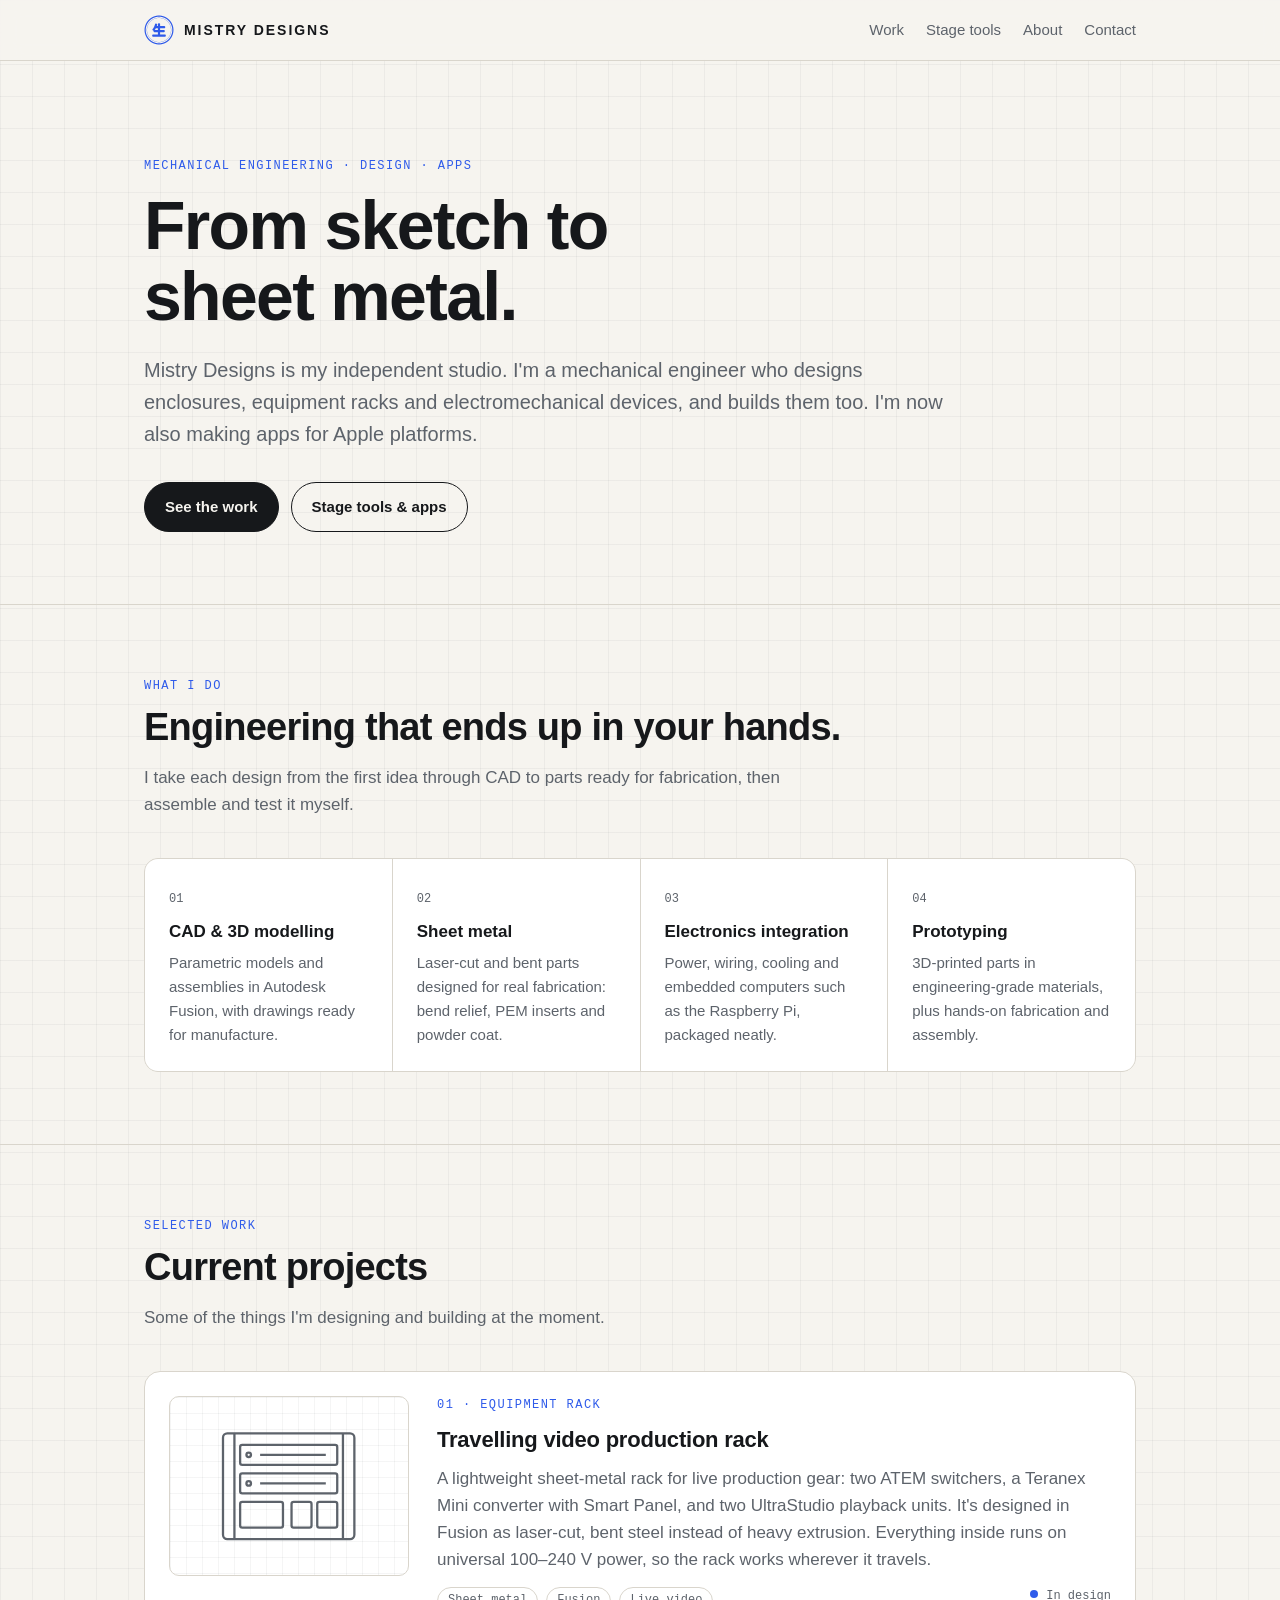
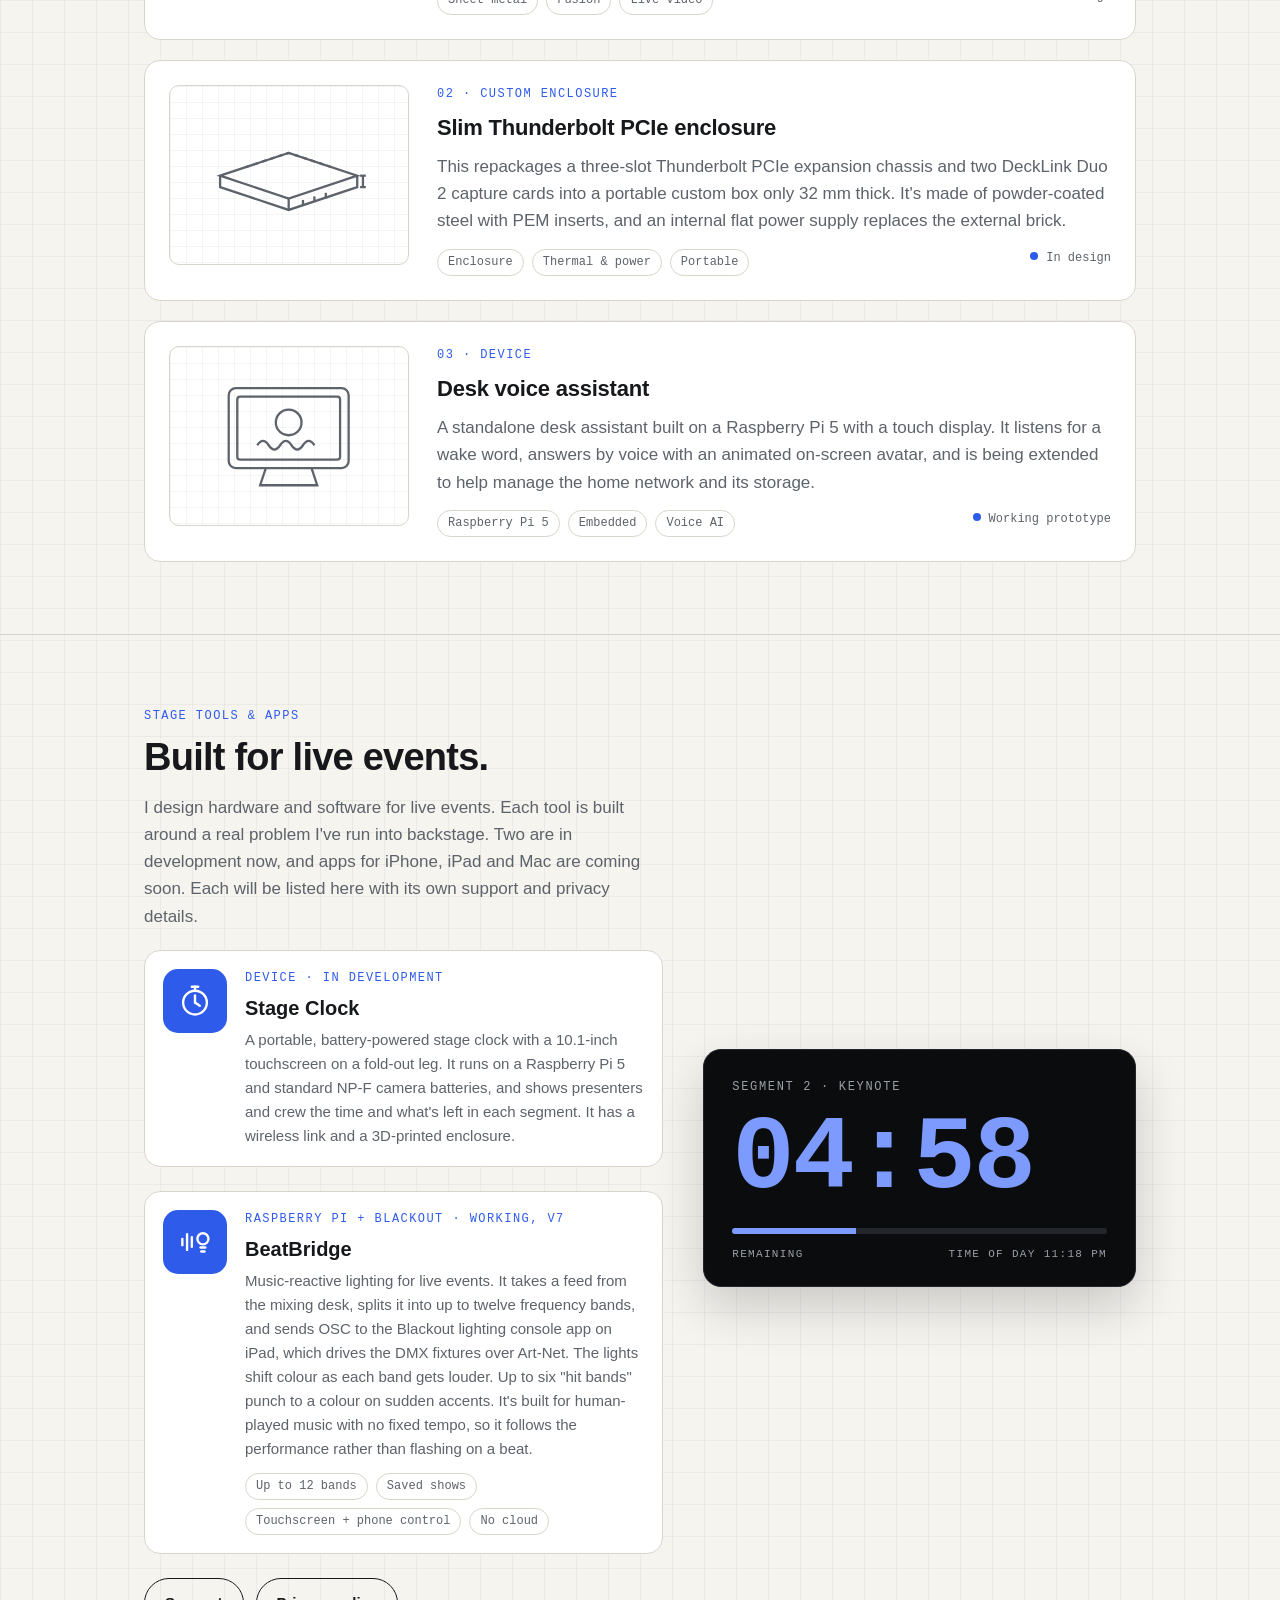
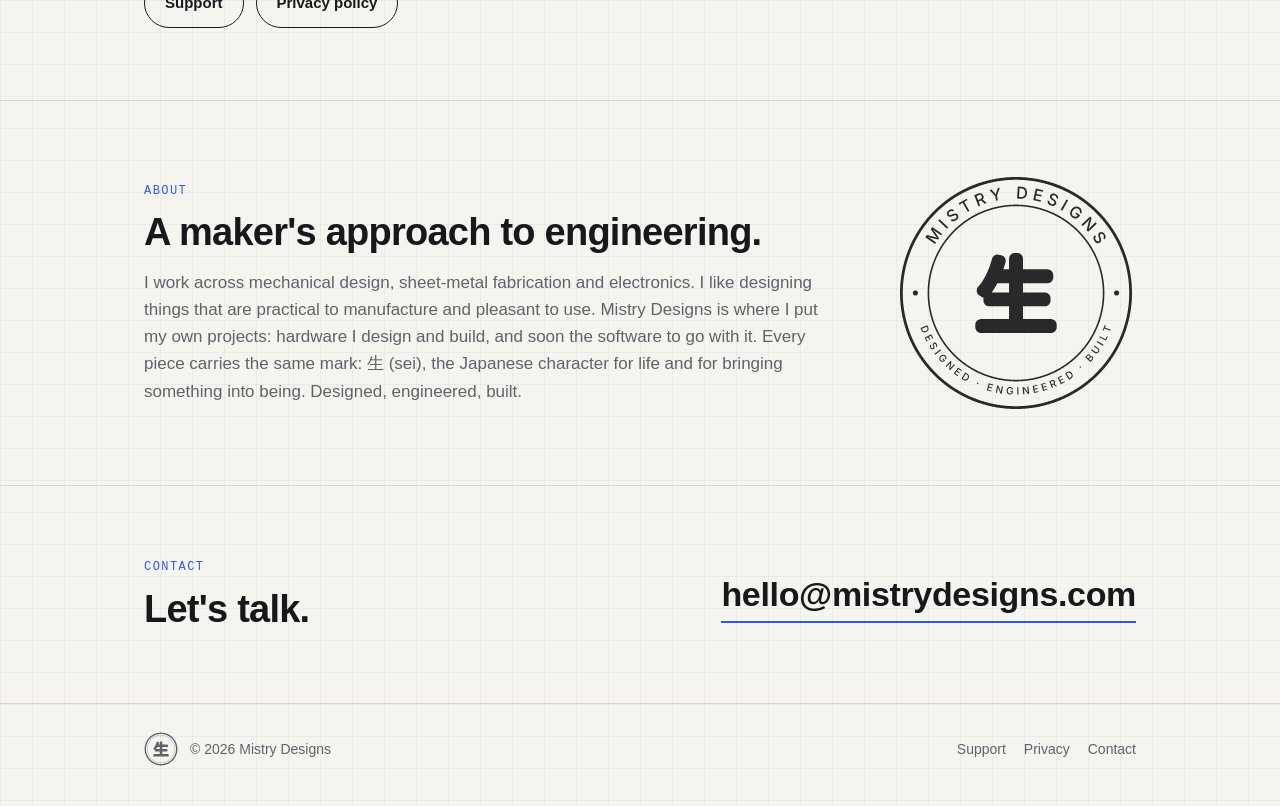
<file: index.html>
<!doctype html>
<html lang="en">
<head>
<meta charset="utf-8">
<meta name="viewport" content="width=device-width,initial-scale=1">
<title>Mistry Designs — Mechanical design &amp; apps</title>
<meta name="description" content="Mistry Designs is the independent studio of a mechanical engineer: sheet-metal enclosures, equipment racks, electromechanical devices — and apps for Apple platforms, coming soon.">
<link rel="stylesheet" href="style.css">
<link rel="icon" type="image/svg+xml" href="favicon.svg">
</head>
<body>
<header class="site"><div class="wrap">
  <a class="brand" href="index.html"><svg viewBox="4 4 112 112" aria-hidden="true"><path fill="currentColor" fill-rule="evenodd" d="M113.99 59.01 L113.98 58.67 L113.97 58.34 L113.96 58.01 L113.95 57.68 L113.93 57.35 L113.92 57.02 L113.90 56.69 L113.88 56.36 L113.85 56.03 L113.83 55.70 L113.80 55.37 L113.77 55.04 L113.74 54.71 L113.71 54.38 L113.67 54.05 L113.63 53.72 L113.59 53.39 L113.55 53.06 L113.51 52.73 L113.46 52.40 L113.42 52.08 L113.37 51.75 L113.31 51.42 L113.26 51.09 L113.20 50.77 L113.15 50.44 L113.09 50.12 L113.03 49.79 L112.96 49.47 L112.90 49.14 L112.83 48.82 L112.76 48.49 L112.69 48.17 L112.61 47.85 L112.54 47.52 L112.46 47.20 L112.38 46.88 L112.30 46.56 L112.22 46.24 L112.13 45.92 L112.04 45.60 L111.95 45.28 L111.86 44.96 L111.77 44.64 L111.67 44.32 L111.58 44.01 L111.48 43.69 L111.38 43.38 L111.27 43.06 L111.17 42.75 L111.06 42.43 L110.95 42.12 L110.84 41.81 L110.73 41.50 L110.62 41.19 L110.50 40.88 L110.38 40.57 L110.26 40.26 L110.14 39.95 L110.02 39.64 L109.89 39.34 L109.76 39.03 L109.63 38.72 L109.50 38.42 L109.37 38.12 L109.23 37.81 L109.10 37.51 L108.96 37.21 L108.82 36.91 L108.67 36.61 L108.53 36.31 L108.38 36.02 L108.23 35.72 L108.08 35.43 L107.93 35.13 L107.78 34.84 L107.62 34.54 L107.47 34.25 L107.31 33.96 L107.15 33.67 L106.98 33.38 L106.82 33.10 L106.65 32.81 L106.49 32.52 L106.32 32.24 L106.15 31.95 L105.97 31.67 L105.80 31.39 L105.62 31.11 L105.44 30.83 L105.26 30.55 L105.08 30.28 L104.90 30.00 L104.71 29.72 L104.53 29.45 L104.34 29.18 L104.15 28.91 L103.96 28.64 L103.76 28.37 L103.57 28.10 L103.37 27.83 L103.18 27.57 L102.98 27.30 L102.77 27.04 L102.57 26.78 L102.37 26.52 L102.16 26.26 L101.95 26.00 L101.74 25.74 L101.53 25.49 L101.32 25.23 L101.10 24.98 L100.89 24.73 L100.67 24.48 L100.45 24.23 L100.23 23.98 L100.01 23.74 L99.79 23.49 L99.56 23.25 L99.34 23.01 L99.11 22.76 L98.88 22.53 L98.65 22.29 L98.42 22.05 L98.18 21.82 L97.95 21.58 L97.71 21.35 L97.47 21.12 L97.24 20.89 L96.99 20.66 L96.75 20.44 L96.51 20.21 L96.26 19.99 L96.02 19.77 L95.77 19.55 L95.52 19.33 L95.27 19.11 L95.02 18.90 L94.77 18.68 L94.51 18.47 L94.26 18.26 L94.00 18.05 L93.74 17.84 L93.48 17.63 L93.22 17.43 L92.96 17.23 L92.70 17.02 L92.43 16.82 L92.17 16.63 L91.90 16.43 L91.63 16.24 L91.36 16.04 L91.09 15.85 L90.82 15.66 L90.55 15.47 L90.28 15.29 L90.00 15.10 L89.72 14.92 L89.45 14.74 L89.17 14.56 L88.89 14.38 L88.61 14.20 L88.33 14.03 L88.05 13.85 L87.76 13.68 L87.48 13.51 L87.19 13.35 L86.90 13.18 L86.62 13.02 L86.33 12.85 L86.04 12.69 L85.75 12.53 L85.46 12.38 L85.16 12.22 L84.87 12.07 L84.57 11.92 L84.28 11.77 L83.98 11.62 L83.69 11.47 L83.39 11.33 L83.09 11.18 L82.79 11.04 L82.49 10.90 L82.19 10.77 L81.88 10.63 L81.58 10.50 L81.28 10.37 L80.97 10.24 L80.66 10.11 L80.36 9.98 L80.05 9.86 L79.74 9.74 L79.43 9.62 L79.12 9.50 L78.81 9.38 L78.50 9.27 L78.19 9.16 L77.88 9.05 L77.57 8.94 L77.25 8.83 L76.94 8.73 L76.62 8.62 L76.31 8.52 L75.99 8.42 L75.68 8.33 L75.36 8.23 L75.04 8.14 L74.72 8.05 L74.40 7.96 L74.08 7.87 L73.76 7.78 L73.44 7.70 L73.12 7.62 L72.80 7.54 L72.48 7.46 L72.15 7.39 L71.83 7.31 L71.51 7.24 L71.18 7.17 L70.86 7.10 L70.53 7.04 L70.21 6.97 L69.88 6.91 L69.56 6.85 L69.23 6.80 L68.91 6.74 L68.58 6.69 L68.25 6.63 L67.92 6.58 L67.60 6.54 L67.27 6.49 L66.94 6.45 L66.61 6.41 L66.28 6.37 L65.95 6.33 L65.62 6.29 L65.29 6.26 L64.96 6.23 L64.63 6.20 L64.30 6.17 L63.97 6.15 L63.64 6.12 L63.31 6.10 L62.98 6.08 L62.65 6.07 L62.32 6.05 L61.99 6.04 L61.66 6.03 L61.33 6.02 L60.99 6.01 L60.66 6.00 L60.33 6.00 L60.00 6.00 L59.67 6.00 L59.34 6.00 L59.01 6.01 L58.67 6.02 L58.34 6.03 L58.01 6.04 L57.68 6.05 L57.35 6.07 L57.02 6.08 L56.69 6.10 L56.36 6.12 L56.03 6.15 L55.70 6.17 L55.37 6.20 L55.04 6.23 L54.71 6.26 L54.38 6.29 L54.05 6.33 L53.72 6.37 L53.39 6.41 L53.06 6.45 L52.73 6.49 L52.40 6.54 L52.08 6.58 L51.75 6.63 L51.42 6.69 L51.09 6.74 L50.77 6.80 L50.44 6.85 L50.12 6.91 L49.79 6.97 L49.47 7.04 L49.14 7.10 L48.82 7.17 L48.49 7.24 L48.17 7.31 L47.85 7.39 L47.52 7.46 L47.20 7.54 L46.88 7.62 L46.56 7.70 L46.24 7.78 L45.92 7.87 L45.60 7.96 L45.28 8.05 L44.96 8.14 L44.64 8.23 L44.32 8.33 L44.01 8.42 L43.69 8.52 L43.38 8.62 L43.06 8.73 L42.75 8.83 L42.43 8.94 L42.12 9.05 L41.81 9.16 L41.50 9.27 L41.19 9.38 L40.88 9.50 L40.57 9.62 L40.26 9.74 L39.95 9.86 L39.64 9.98 L39.34 10.11 L39.03 10.24 L38.72 10.37 L38.42 10.50 L38.12 10.63 L37.81 10.77 L37.51 10.90 L37.21 11.04 L36.91 11.18 L36.61 11.33 L36.31 11.47 L36.02 11.62 L35.72 11.77 L35.43 11.92 L35.13 12.07 L34.84 12.22 L34.54 12.38 L34.25 12.53 L33.96 12.69 L33.67 12.85 L33.38 13.02 L33.10 13.18 L32.81 13.35 L32.52 13.51 L32.24 13.68 L31.95 13.85 L31.67 14.03 L31.39 14.20 L31.11 14.38 L30.83 14.56 L30.55 14.74 L30.28 14.92 L30.00 15.10 L29.72 15.29 L29.45 15.47 L29.18 15.66 L28.91 15.85 L28.64 16.04 L28.37 16.24 L28.10 16.43 L27.83 16.63 L27.57 16.82 L27.30 17.02 L27.04 17.23 L26.78 17.43 L26.52 17.63 L26.26 17.84 L26.00 18.05 L25.74 18.26 L25.49 18.47 L25.23 18.68 L24.98 18.90 L24.73 19.11 L24.48 19.33 L24.23 19.55 L23.98 19.77 L23.74 19.99 L23.49 20.21 L23.25 20.44 L23.01 20.66 L22.76 20.89 L22.53 21.12 L22.29 21.35 L22.05 21.58 L21.82 21.82 L21.58 22.05 L21.35 22.29 L21.12 22.53 L20.89 22.76 L20.66 23.01 L20.44 23.25 L20.21 23.49 L19.99 23.74 L19.77 23.98 L19.55 24.23 L19.33 24.48 L19.11 24.73 L18.90 24.98 L18.68 25.23 L18.47 25.49 L18.26 25.74 L18.05 26.00 L17.84 26.26 L17.63 26.52 L17.43 26.78 L17.23 27.04 L17.02 27.30 L16.82 27.57 L16.63 27.83 L16.43 28.10 L16.24 28.37 L16.04 28.64 L15.85 28.91 L15.66 29.18 L15.47 29.45 L15.29 29.72 L15.10 30.00 L14.92 30.28 L14.74 30.55 L14.56 30.83 L14.38 31.11 L14.20 31.39 L14.03 31.67 L13.85 31.95 L13.68 32.24 L13.51 32.52 L13.35 32.81 L13.18 33.10 L13.02 33.38 L12.85 33.67 L12.69 33.96 L12.53 34.25 L12.38 34.54 L12.22 34.84 L12.07 35.13 L11.92 35.43 L11.77 35.72 L11.62 36.02 L11.47 36.31 L11.33 36.61 L11.18 36.91 L11.04 37.21 L10.90 37.51 L10.77 37.81 L10.63 38.12 L10.50 38.42 L10.37 38.72 L10.24 39.03 L10.11 39.34 L9.98 39.64 L9.86 39.95 L9.74 40.26 L9.62 40.57 L9.50 40.88 L9.38 41.19 L9.27 41.50 L9.16 41.81 L9.05 42.12 L8.94 42.43 L8.83 42.75 L8.73 43.06 L8.62 43.38 L8.52 43.69 L8.42 44.01 L8.33 44.32 L8.23 44.64 L8.14 44.96 L8.05 45.28 L7.96 45.60 L7.87 45.92 L7.78 46.24 L7.70 46.56 L7.62 46.88 L7.54 47.20 L7.46 47.52 L7.39 47.85 L7.31 48.17 L7.24 48.49 L7.17 48.82 L7.10 49.14 L7.04 49.47 L6.97 49.79 L6.91 50.12 L6.85 50.44 L6.80 50.77 L6.74 51.09 L6.69 51.42 L6.63 51.75 L6.58 52.08 L6.54 52.40 L6.49 52.73 L6.45 53.06 L6.41 53.39 L6.37 53.72 L6.33 54.05 L6.29 54.38 L6.26 54.71 L6.23 55.04 L6.20 55.37 L6.17 55.70 L6.15 56.03 L6.12 56.36 L6.10 56.69 L6.08 57.02 L6.07 57.35 L6.05 57.68 L6.04 58.01 L6.03 58.34 L6.02 58.67 L6.01 59.01 L6.00 59.34 L6.00 59.67 L6.00 60.00 L6.00 60.33 L6.00 60.66 L6.01 60.99 L6.02 61.33 L6.03 61.66 L6.04 61.99 L6.05 62.32 L6.07 62.65 L6.08 62.98 L6.10 63.31 L6.12 63.64 L6.15 63.97 L6.17 64.30 L6.20 64.63 L6.23 64.96 L6.26 65.29 L6.29 65.62 L6.33 65.95 L6.37 66.28 L6.41 66.61 L6.45 66.94 L6.49 67.27 L6.54 67.60 L6.58 67.92 L6.63 68.25 L6.69 68.58 L6.74 68.91 L6.80 69.23 L6.85 69.56 L6.91 69.88 L6.97 70.21 L7.04 70.53 L7.10 70.86 L7.17 71.18 L7.24 71.51 L7.31 71.83 L7.39 72.15 L7.46 72.48 L7.54 72.80 L7.62 73.12 L7.70 73.44 L7.78 73.76 L7.87 74.08 L7.96 74.40 L8.05 74.72 L8.14 75.04 L8.23 75.36 L8.33 75.68 L8.42 75.99 L8.52 76.31 L8.62 76.62 L8.73 76.94 L8.83 77.25 L8.94 77.57 L9.05 77.88 L9.16 78.19 L9.27 78.50 L9.38 78.81 L9.50 79.12 L9.62 79.43 L9.74 79.74 L9.86 80.05 L9.98 80.36 L10.11 80.66 L10.24 80.97 L10.37 81.28 L10.50 81.58 L10.63 81.88 L10.77 82.19 L10.90 82.49 L11.04 82.79 L11.18 83.09 L11.33 83.39 L11.47 83.69 L11.62 83.98 L11.77 84.28 L11.92 84.57 L12.07 84.87 L12.22 85.16 L12.38 85.46 L12.53 85.75 L12.69 86.04 L12.85 86.33 L13.02 86.62 L13.18 86.90 L13.35 87.19 L13.51 87.48 L13.68 87.76 L13.85 88.05 L14.03 88.33 L14.20 88.61 L14.38 88.89 L14.56 89.17 L14.74 89.45 L14.92 89.72 L15.10 90.00 L15.29 90.28 L15.47 90.55 L15.66 90.82 L15.85 91.09 L16.04 91.36 L16.24 91.63 L16.43 91.90 L16.63 92.17 L16.82 92.43 L17.02 92.70 L17.23 92.96 L17.43 93.22 L17.63 93.48 L17.84 93.74 L18.05 94.00 L18.26 94.26 L18.47 94.51 L18.68 94.77 L18.90 95.02 L19.11 95.27 L19.33 95.52 L19.55 95.77 L19.77 96.02 L19.99 96.26 L20.21 96.51 L20.44 96.75 L20.66 96.99 L20.89 97.24 L21.12 97.47 L21.35 97.71 L21.58 97.95 L21.82 98.18 L22.05 98.42 L22.29 98.65 L22.53 98.88 L22.76 99.11 L23.01 99.34 L23.25 99.56 L23.49 99.79 L23.74 100.01 L23.98 100.23 L24.23 100.45 L24.48 100.67 L24.73 100.89 L24.98 101.10 L25.23 101.32 L25.49 101.53 L25.74 101.74 L26.00 101.95 L26.26 102.16 L26.52 102.37 L26.78 102.57 L27.04 102.77 L27.30 102.98 L27.57 103.18 L27.83 103.37 L28.10 103.57 L28.37 103.76 L28.64 103.96 L28.91 104.15 L29.18 104.34 L29.45 104.53 L29.72 104.71 L30.00 104.90 L30.28 105.08 L30.55 105.26 L30.83 105.44 L31.11 105.62 L31.39 105.80 L31.67 105.97 L31.95 106.15 L32.24 106.32 L32.52 106.49 L32.81 106.65 L33.10 106.82 L33.38 106.98 L33.67 107.15 L33.96 107.31 L34.25 107.47 L34.54 107.62 L34.84 107.78 L35.13 107.93 L35.43 108.08 L35.72 108.23 L36.02 108.38 L36.31 108.53 L36.61 108.67 L36.91 108.82 L37.21 108.96 L37.51 109.10 L37.81 109.23 L38.12 109.37 L38.42 109.50 L38.72 109.63 L39.03 109.76 L39.34 109.89 L39.64 110.02 L39.95 110.14 L40.26 110.26 L40.57 110.38 L40.88 110.50 L41.19 110.62 L41.50 110.73 L41.81 110.84 L42.12 110.95 L42.43 111.06 L42.75 111.17 L43.06 111.27 L43.38 111.38 L43.69 111.48 L44.01 111.58 L44.32 111.67 L44.64 111.77 L44.96 111.86 L45.28 111.95 L45.60 112.04 L45.92 112.13 L46.24 112.22 L46.56 112.30 L46.88 112.38 L47.20 112.46 L47.52 112.54 L47.85 112.61 L48.17 112.69 L48.49 112.76 L48.82 112.83 L49.14 112.90 L49.47 112.96 L49.79 113.03 L50.12 113.09 L50.44 113.15 L50.77 113.20 L51.09 113.26 L51.42 113.31 L51.75 113.37 L52.08 113.42 L52.40 113.46 L52.73 113.51 L53.06 113.55 L53.39 113.59 L53.72 113.63 L54.05 113.67 L54.38 113.71 L54.71 113.74 L55.04 113.77 L55.37 113.80 L55.70 113.83 L56.03 113.85 L56.36 113.88 L56.69 113.90 L57.02 113.92 L57.35 113.93 L57.68 113.95 L58.01 113.96 L58.34 113.97 L58.67 113.98 L59.01 113.99 L59.34 114.00 L59.67 114.00 L60.00 114.00 L60.33 114.00 L60.66 114.00 L60.99 113.99 L61.33 113.98 L61.66 113.97 L61.99 113.96 L62.32 113.95 L62.65 113.93 L62.98 113.92 L63.31 113.90 L63.64 113.88 L63.97 113.85 L64.30 113.83 L64.63 113.80 L64.96 113.77 L65.29 113.74 L65.62 113.71 L65.95 113.67 L66.28 113.63 L66.61 113.59 L66.94 113.55 L67.27 113.51 L67.60 113.46 L67.92 113.42 L68.25 113.37 L68.58 113.31 L68.91 113.26 L69.23 113.20 L69.56 113.15 L69.88 113.09 L70.21 113.03 L70.53 112.96 L70.86 112.90 L71.18 112.83 L71.51 112.76 L71.83 112.69 L72.15 112.61 L72.48 112.54 L72.80 112.46 L73.12 112.38 L73.44 112.30 L73.76 112.22 L74.08 112.13 L74.40 112.04 L74.72 111.95 L75.04 111.86 L75.36 111.77 L75.68 111.67 L75.99 111.58 L76.31 111.48 L76.62 111.38 L76.94 111.27 L77.25 111.17 L77.57 111.06 L77.88 110.95 L78.19 110.84 L78.50 110.73 L78.81 110.62 L79.12 110.50 L79.43 110.38 L79.74 110.26 L80.05 110.14 L80.36 110.02 L80.66 109.89 L80.97 109.76 L81.28 109.63 L81.58 109.50 L81.88 109.37 L82.19 109.23 L82.49 109.10 L82.79 108.96 L83.09 108.82 L83.39 108.67 L83.69 108.53 L83.98 108.38 L84.28 108.23 L84.57 108.08 L84.87 107.93 L85.16 107.78 L85.46 107.62 L85.75 107.47 L86.04 107.31 L86.33 107.15 L86.62 106.98 L86.90 106.82 L87.19 106.65 L87.48 106.49 L87.76 106.32 L88.05 106.15 L88.33 105.97 L88.61 105.80 L88.89 105.62 L89.17 105.44 L89.45 105.26 L89.72 105.08 L90.00 104.90 L90.28 104.71 L90.55 104.53 L90.82 104.34 L91.09 104.15 L91.36 103.96 L91.63 103.76 L91.90 103.57 L92.17 103.37 L92.43 103.18 L92.70 102.98 L92.96 102.77 L93.22 102.57 L93.48 102.37 L93.74 102.16 L94.00 101.95 L94.26 101.74 L94.51 101.53 L94.77 101.32 L95.02 101.10 L95.27 100.89 L95.52 100.67 L95.77 100.45 L96.02 100.23 L96.26 100.01 L96.51 99.79 L96.75 99.56 L96.99 99.34 L97.24 99.11 L97.47 98.88 L97.71 98.65 L97.95 98.42 L98.18 98.18 L98.42 97.95 L98.65 97.71 L98.88 97.47 L99.11 97.24 L99.34 96.99 L99.56 96.75 L99.79 96.51 L100.01 96.26 L100.23 96.02 L100.45 95.77 L100.67 95.52 L100.89 95.27 L101.10 95.02 L101.32 94.77 L101.53 94.51 L101.74 94.26 L101.95 94.00 L102.16 93.74 L102.37 93.48 L102.57 93.22 L102.77 92.96 L102.98 92.70 L103.18 92.43 L103.37 92.17 L103.57 91.90 L103.76 91.63 L103.96 91.36 L104.15 91.09 L104.34 90.82 L104.53 90.55 L104.71 90.28 L104.90 90.00 L105.08 89.72 L105.26 89.45 L105.44 89.17 L105.62 88.89 L105.80 88.61 L105.97 88.33 L106.15 88.05 L106.32 87.76 L106.49 87.48 L106.65 87.19 L106.82 86.90 L106.98 86.62 L107.15 86.33 L107.31 86.04 L107.47 85.75 L107.62 85.46 L107.78 85.16 L107.93 84.87 L108.08 84.57 L108.23 84.28 L108.38 83.98 L108.53 83.69 L108.67 83.39 L108.82 83.09 L108.96 82.79 L109.10 82.49 L109.23 82.19 L109.37 81.88 L109.50 81.58 L109.63 81.28 L109.76 80.97 L109.89 80.66 L110.02 80.36 L110.14 80.05 L110.26 79.74 L110.38 79.43 L110.50 79.12 L110.62 78.81 L110.73 78.50 L110.84 78.19 L110.95 77.88 L111.06 77.57 L111.17 77.25 L111.27 76.94 L111.38 76.62 L111.48 76.31 L111.58 75.99 L111.67 75.68 L111.77 75.36 L111.86 75.04 L111.95 74.72 L112.04 74.40 L112.13 74.08 L112.22 73.76 L112.30 73.44 L112.38 73.12 L112.46 72.80 L112.54 72.48 L112.61 72.15 L112.69 71.83 L112.76 71.51 L112.83 71.18 L112.90 70.86 L112.96 70.53 L113.03 70.21 L113.09 69.88 L113.15 69.56 L113.20 69.23 L113.26 68.91 L113.31 68.58 L113.37 68.25 L113.42 67.92 L113.46 67.60 L113.51 67.27 L113.55 66.94 L113.59 66.61 L113.63 66.28 L113.67 65.95 L113.71 65.62 L113.74 65.29 L113.77 64.96 L113.80 64.63 L113.83 64.30 L113.85 63.97 L113.88 63.64 L113.90 63.31 L113.92 62.98 L113.93 62.65 L113.95 62.32 L113.96 61.99 L113.97 61.66 L113.98 61.33 L113.99 60.99 L114.00 60.66 L114.00 60.33 L114.00 60.00 L114.00 59.67 L114.00 59.34 L113.99 59.01 Z M109.49 60.91 L109.49 61.21 L109.48 61.52 L109.47 61.82 L109.45 62.13 L109.44 62.43 L109.42 62.73 L109.41 63.04 L109.39 63.34 L109.37 63.64 L109.34 63.94 L109.32 64.25 L109.29 64.55 L109.26 64.85 L109.23 65.15 L109.20 65.46 L109.16 65.76 L109.13 66.06 L109.09 66.36 L109.05 66.66 L109.01 66.96 L108.96 67.26 L108.92 67.56 L108.87 67.86 L108.82 68.16 L108.77 68.46 L108.72 68.76 L108.66 69.06 L108.61 69.36 L108.55 69.66 L108.49 69.95 L108.43 70.25 L108.36 70.55 L108.30 70.85 L108.23 71.14 L108.16 71.44 L108.09 71.73 L108.02 72.03 L107.94 72.32 L107.87 72.62 L107.79 72.91 L107.71 73.20 L107.63 73.49 L107.54 73.79 L107.46 74.08 L107.37 74.37 L107.28 74.66 L107.19 74.95 L107.10 75.24 L107.00 75.53 L106.91 75.82 L106.81 76.10 L106.71 76.39 L106.61 76.68 L106.50 76.96 L106.40 77.25 L106.29 77.53 L106.18 77.81 L106.07 78.10 L105.96 78.38 L105.85 78.66 L105.73 78.94 L105.61 79.22 L105.50 79.50 L105.38 79.78 L105.25 80.06 L105.13 80.34 L105.00 80.61 L104.88 80.89 L104.75 81.16 L104.62 81.44 L104.48 81.71 L104.35 81.98 L104.21 82.26 L104.08 82.53 L103.94 82.80 L103.80 83.07 L103.66 83.33 L103.51 83.60 L103.37 83.87 L103.22 84.13 L103.07 84.40 L102.92 84.66 L102.77 84.93 L102.61 85.19 L102.46 85.45 L102.30 85.71 L102.14 85.97 L101.98 86.23 L101.82 86.48 L101.66 86.74 L101.49 86.99 L101.33 87.25 L101.16 87.50 L100.99 87.75 L100.82 88.00 L100.64 88.25 L100.47 88.50 L100.29 88.75 L100.12 89.00 L99.94 89.24 L99.76 89.49 L99.58 89.73 L99.39 89.97 L99.21 90.21 L99.02 90.45 L98.84 90.69 L98.65 90.93 L98.46 91.17 L98.26 91.40 L98.07 91.64 L97.88 91.87 L97.68 92.10 L97.48 92.33 L97.28 92.56 L97.08 92.79 L96.88 93.02 L96.68 93.24 L96.47 93.47 L96.27 93.69 L96.06 93.91 L95.85 94.13 L95.64 94.35 L95.43 94.57 L95.22 94.79 L95.00 95.00 L94.79 95.22 L94.57 95.43 L94.35 95.64 L94.13 95.85 L93.91 96.06 L93.69 96.27 L93.47 96.47 L93.24 96.68 L93.02 96.88 L92.79 97.08 L92.56 97.28 L92.33 97.48 L92.10 97.68 L91.87 97.88 L91.64 98.07 L91.40 98.26 L91.17 98.46 L90.93 98.65 L90.69 98.84 L90.45 99.02 L90.21 99.21 L89.97 99.39 L89.73 99.58 L89.49 99.76 L89.24 99.94 L89.00 100.12 L88.75 100.29 L88.50 100.47 L88.25 100.64 L88.00 100.82 L87.75 100.99 L87.50 101.16 L87.25 101.33 L86.99 101.49 L86.74 101.66 L86.48 101.82 L86.23 101.98 L85.97 102.14 L85.71 102.30 L85.45 102.46 L85.19 102.61 L84.93 102.77 L84.66 102.92 L84.40 103.07 L84.13 103.22 L83.87 103.37 L83.60 103.51 L83.33 103.66 L83.07 103.80 L82.80 103.94 L82.53 104.08 L82.26 104.21 L81.98 104.35 L81.71 104.48 L81.44 104.62 L81.16 104.75 L80.89 104.88 L80.61 105.00 L80.34 105.13 L80.06 105.25 L79.78 105.38 L79.50 105.50 L79.22 105.61 L78.94 105.73 L78.66 105.85 L78.38 105.96 L78.10 106.07 L77.81 106.18 L77.53 106.29 L77.25 106.40 L76.96 106.50 L76.68 106.61 L76.39 106.71 L76.10 106.81 L75.82 106.91 L75.53 107.00 L75.24 107.10 L74.95 107.19 L74.66 107.28 L74.37 107.37 L74.08 107.46 L73.79 107.54 L73.49 107.63 L73.20 107.71 L72.91 107.79 L72.62 107.87 L72.32 107.94 L72.03 108.02 L71.73 108.09 L71.44 108.16 L71.14 108.23 L70.85 108.30 L70.55 108.36 L70.25 108.43 L69.95 108.49 L69.66 108.55 L69.36 108.61 L69.06 108.66 L68.76 108.72 L68.46 108.77 L68.16 108.82 L67.86 108.87 L67.56 108.92 L67.26 108.96 L66.96 109.01 L66.66 109.05 L66.36 109.09 L66.06 109.13 L65.76 109.16 L65.46 109.20 L65.15 109.23 L64.85 109.26 L64.55 109.29 L64.25 109.32 L63.94 109.34 L63.64 109.37 L63.34 109.39 L63.04 109.41 L62.73 109.42 L62.43 109.44 L62.13 109.45 L61.82 109.47 L61.52 109.48 L61.21 109.49 L60.91 109.49 L60.61 109.50 L60.30 109.50 L60.00 109.50 L59.70 109.50 L59.39 109.50 L59.09 109.49 L58.79 109.49 L58.48 109.48 L58.18 109.47 L57.87 109.45 L57.57 109.44 L57.27 109.42 L56.96 109.41 L56.66 109.39 L56.36 109.37 L56.06 109.34 L55.75 109.32 L55.45 109.29 L55.15 109.26 L54.85 109.23 L54.54 109.20 L54.24 109.16 L53.94 109.13 L53.64 109.09 L53.34 109.05 L53.04 109.01 L52.74 108.96 L52.44 108.92 L52.14 108.87 L51.84 108.82 L51.54 108.77 L51.24 108.72 L50.94 108.66 L50.64 108.61 L50.34 108.55 L50.05 108.49 L49.75 108.43 L49.45 108.36 L49.15 108.30 L48.86 108.23 L48.56 108.16 L48.27 108.09 L47.97 108.02 L47.68 107.94 L47.38 107.87 L47.09 107.79 L46.80 107.71 L46.51 107.63 L46.21 107.54 L45.92 107.46 L45.63 107.37 L45.34 107.28 L45.05 107.19 L44.76 107.10 L44.47 107.00 L44.18 106.91 L43.90 106.81 L43.61 106.71 L43.32 106.61 L43.04 106.50 L42.75 106.40 L42.47 106.29 L42.19 106.18 L41.90 106.07 L41.62 105.96 L41.34 105.85 L41.06 105.73 L40.78 105.61 L40.50 105.50 L40.22 105.38 L39.94 105.25 L39.66 105.13 L39.39 105.00 L39.11 104.88 L38.84 104.75 L38.56 104.62 L38.29 104.48 L38.02 104.35 L37.74 104.21 L37.47 104.08 L37.20 103.94 L36.93 103.80 L36.67 103.66 L36.40 103.51 L36.13 103.37 L35.87 103.22 L35.60 103.07 L35.34 102.92 L35.07 102.77 L34.81 102.61 L34.55 102.46 L34.29 102.30 L34.03 102.14 L33.77 101.98 L33.52 101.82 L33.26 101.66 L33.01 101.49 L32.75 101.33 L32.50 101.16 L32.25 100.99 L32.00 100.82 L31.75 100.64 L31.50 100.47 L31.25 100.29 L31.00 100.12 L30.76 99.94 L30.51 99.76 L30.27 99.58 L30.03 99.39 L29.79 99.21 L29.55 99.02 L29.31 98.84 L29.07 98.65 L28.83 98.46 L28.60 98.26 L28.36 98.07 L28.13 97.88 L27.90 97.68 L27.67 97.48 L27.44 97.28 L27.21 97.08 L26.98 96.88 L26.76 96.68 L26.53 96.47 L26.31 96.27 L26.09 96.06 L25.87 95.85 L25.65 95.64 L25.43 95.43 L25.21 95.22 L25.00 95.00 L24.78 94.79 L24.57 94.57 L24.36 94.35 L24.15 94.13 L23.94 93.91 L23.73 93.69 L23.53 93.47 L23.32 93.24 L23.12 93.02 L22.92 92.79 L22.72 92.56 L22.52 92.33 L22.32 92.10 L22.12 91.87 L21.93 91.64 L21.74 91.40 L21.54 91.17 L21.35 90.93 L21.16 90.69 L20.98 90.45 L20.79 90.21 L20.61 89.97 L20.42 89.73 L20.24 89.49 L20.06 89.24 L19.88 89.00 L19.71 88.75 L19.53 88.50 L19.36 88.25 L19.18 88.00 L19.01 87.75 L18.84 87.50 L18.67 87.25 L18.51 86.99 L18.34 86.74 L18.18 86.48 L18.02 86.23 L17.86 85.97 L17.70 85.71 L17.54 85.45 L17.39 85.19 L17.23 84.93 L17.08 84.66 L16.93 84.40 L16.78 84.13 L16.63 83.87 L16.49 83.60 L16.34 83.33 L16.20 83.07 L16.06 82.80 L15.92 82.53 L15.79 82.26 L15.65 81.98 L15.52 81.71 L15.38 81.44 L15.25 81.16 L15.12 80.89 L15.00 80.61 L14.87 80.34 L14.75 80.06 L14.62 79.78 L14.50 79.50 L14.39 79.22 L14.27 78.94 L14.15 78.66 L14.04 78.38 L13.93 78.10 L13.82 77.81 L13.71 77.53 L13.60 77.25 L13.50 76.96 L13.39 76.68 L13.29 76.39 L13.19 76.10 L13.09 75.82 L13.00 75.53 L12.90 75.24 L12.81 74.95 L12.72 74.66 L12.63 74.37 L12.54 74.08 L12.46 73.79 L12.37 73.49 L12.29 73.20 L12.21 72.91 L12.13 72.62 L12.06 72.32 L11.98 72.03 L11.91 71.73 L11.84 71.44 L11.77 71.14 L11.70 70.85 L11.64 70.55 L11.57 70.25 L11.51 69.95 L11.45 69.66 L11.39 69.36 L11.34 69.06 L11.28 68.76 L11.23 68.46 L11.18 68.16 L11.13 67.86 L11.08 67.56 L11.04 67.26 L10.99 66.96 L10.95 66.66 L10.91 66.36 L10.87 66.06 L10.84 65.76 L10.80 65.46 L10.77 65.15 L10.74 64.85 L10.71 64.55 L10.68 64.25 L10.66 63.94 L10.63 63.64 L10.61 63.34 L10.59 63.04 L10.58 62.73 L10.56 62.43 L10.55 62.13 L10.53 61.82 L10.52 61.52 L10.51 61.21 L10.51 60.91 L10.50 60.61 L10.50 60.30 L10.50 60.00 L10.50 59.70 L10.50 59.39 L10.51 59.09 L10.51 58.79 L10.52 58.48 L10.53 58.18 L10.55 57.87 L10.56 57.57 L10.58 57.27 L10.59 56.96 L10.61 56.66 L10.63 56.36 L10.66 56.06 L10.68 55.75 L10.71 55.45 L10.74 55.15 L10.77 54.85 L10.80 54.54 L10.84 54.24 L10.87 53.94 L10.91 53.64 L10.95 53.34 L10.99 53.04 L11.04 52.74 L11.08 52.44 L11.13 52.14 L11.18 51.84 L11.23 51.54 L11.28 51.24 L11.34 50.94 L11.39 50.64 L11.45 50.34 L11.51 50.05 L11.57 49.75 L11.64 49.45 L11.70 49.15 L11.77 48.86 L11.84 48.56 L11.91 48.27 L11.98 47.97 L12.06 47.68 L12.13 47.38 L12.21 47.09 L12.29 46.80 L12.37 46.51 L12.46 46.21 L12.54 45.92 L12.63 45.63 L12.72 45.34 L12.81 45.05 L12.90 44.76 L13.00 44.47 L13.09 44.18 L13.19 43.90 L13.29 43.61 L13.39 43.32 L13.50 43.04 L13.60 42.75 L13.71 42.47 L13.82 42.19 L13.93 41.90 L14.04 41.62 L14.15 41.34 L14.27 41.06 L14.39 40.78 L14.50 40.50 L14.62 40.22 L14.75 39.94 L14.87 39.66 L15.00 39.39 L15.12 39.11 L15.25 38.84 L15.38 38.56 L15.52 38.29 L15.65 38.02 L15.79 37.74 L15.92 37.47 L16.06 37.20 L16.20 36.93 L16.34 36.67 L16.49 36.40 L16.63 36.13 L16.78 35.87 L16.93 35.60 L17.08 35.34 L17.23 35.07 L17.39 34.81 L17.54 34.55 L17.70 34.29 L17.86 34.03 L18.02 33.77 L18.18 33.52 L18.34 33.26 L18.51 33.01 L18.67 32.75 L18.84 32.50 L19.01 32.25 L19.18 32.00 L19.36 31.75 L19.53 31.50 L19.71 31.25 L19.88 31.00 L20.06 30.76 L20.24 30.51 L20.42 30.27 L20.61 30.03 L20.79 29.79 L20.98 29.55 L21.16 29.31 L21.35 29.07 L21.54 28.83 L21.74 28.60 L21.93 28.36 L22.12 28.13 L22.32 27.90 L22.52 27.67 L22.72 27.44 L22.92 27.21 L23.12 26.98 L23.32 26.76 L23.53 26.53 L23.73 26.31 L23.94 26.09 L24.15 25.87 L24.36 25.65 L24.57 25.43 L24.78 25.21 L25.00 25.00 L25.21 24.78 L25.43 24.57 L25.65 24.36 L25.87 24.15 L26.09 23.94 L26.31 23.73 L26.53 23.53 L26.76 23.32 L26.98 23.12 L27.21 22.92 L27.44 22.72 L27.67 22.52 L27.90 22.32 L28.13 22.12 L28.36 21.93 L28.60 21.74 L28.83 21.54 L29.07 21.35 L29.31 21.16 L29.55 20.98 L29.79 20.79 L30.03 20.61 L30.27 20.42 L30.51 20.24 L30.76 20.06 L31.00 19.88 L31.25 19.71 L31.50 19.53 L31.75 19.36 L32.00 19.18 L32.25 19.01 L32.50 18.84 L32.75 18.67 L33.01 18.51 L33.26 18.34 L33.52 18.18 L33.77 18.02 L34.03 17.86 L34.29 17.70 L34.55 17.54 L34.81 17.39 L35.07 17.23 L35.34 17.08 L35.60 16.93 L35.87 16.78 L36.13 16.63 L36.40 16.49 L36.67 16.34 L36.93 16.20 L37.20 16.06 L37.47 15.92 L37.74 15.79 L38.02 15.65 L38.29 15.52 L38.56 15.38 L38.84 15.25 L39.11 15.12 L39.39 15.00 L39.66 14.87 L39.94 14.75 L40.22 14.62 L40.50 14.50 L40.78 14.39 L41.06 14.27 L41.34 14.15 L41.62 14.04 L41.90 13.93 L42.19 13.82 L42.47 13.71 L42.75 13.60 L43.04 13.50 L43.32 13.39 L43.61 13.29 L43.90 13.19 L44.18 13.09 L44.47 13.00 L44.76 12.90 L45.05 12.81 L45.34 12.72 L45.63 12.63 L45.92 12.54 L46.21 12.46 L46.51 12.37 L46.80 12.29 L47.09 12.21 L47.38 12.13 L47.68 12.06 L47.97 11.98 L48.27 11.91 L48.56 11.84 L48.86 11.77 L49.15 11.70 L49.45 11.64 L49.75 11.57 L50.05 11.51 L50.34 11.45 L50.64 11.39 L50.94 11.34 L51.24 11.28 L51.54 11.23 L51.84 11.18 L52.14 11.13 L52.44 11.08 L52.74 11.04 L53.04 10.99 L53.34 10.95 L53.64 10.91 L53.94 10.87 L54.24 10.84 L54.54 10.80 L54.85 10.77 L55.15 10.74 L55.45 10.71 L55.75 10.68 L56.06 10.66 L56.36 10.63 L56.66 10.61 L56.96 10.59 L57.27 10.58 L57.57 10.56 L57.87 10.55 L58.18 10.53 L58.48 10.52 L58.79 10.51 L59.09 10.51 L59.39 10.50 L59.70 10.50 L60.00 10.50 L60.30 10.50 L60.61 10.50 L60.91 10.51 L61.21 10.51 L61.52 10.52 L61.82 10.53 L62.13 10.55 L62.43 10.56 L62.73 10.58 L63.04 10.59 L63.34 10.61 L63.64 10.63 L63.94 10.66 L64.25 10.68 L64.55 10.71 L64.85 10.74 L65.15 10.77 L65.46 10.80 L65.76 10.84 L66.06 10.87 L66.36 10.91 L66.66 10.95 L66.96 10.99 L67.26 11.04 L67.56 11.08 L67.86 11.13 L68.16 11.18 L68.46 11.23 L68.76 11.28 L69.06 11.34 L69.36 11.39 L69.66 11.45 L69.95 11.51 L70.25 11.57 L70.55 11.64 L70.85 11.70 L71.14 11.77 L71.44 11.84 L71.73 11.91 L72.03 11.98 L72.32 12.06 L72.62 12.13 L72.91 12.21 L73.20 12.29 L73.49 12.37 L73.79 12.46 L74.08 12.54 L74.37 12.63 L74.66 12.72 L74.95 12.81 L75.24 12.90 L75.53 13.00 L75.82 13.09 L76.10 13.19 L76.39 13.29 L76.68 13.39 L76.96 13.50 L77.25 13.60 L77.53 13.71 L77.81 13.82 L78.10 13.93 L78.38 14.04 L78.66 14.15 L78.94 14.27 L79.22 14.39 L79.50 14.50 L79.78 14.62 L80.06 14.75 L80.34 14.87 L80.61 15.00 L80.89 15.12 L81.16 15.25 L81.44 15.38 L81.71 15.52 L81.98 15.65 L82.26 15.79 L82.53 15.92 L82.80 16.06 L83.07 16.20 L83.33 16.34 L83.60 16.49 L83.87 16.63 L84.13 16.78 L84.40 16.93 L84.66 17.08 L84.93 17.23 L85.19 17.39 L85.45 17.54 L85.71 17.70 L85.97 17.86 L86.23 18.02 L86.48 18.18 L86.74 18.34 L86.99 18.51 L87.25 18.67 L87.50 18.84 L87.75 19.01 L88.00 19.18 L88.25 19.36 L88.50 19.53 L88.75 19.71 L89.00 19.88 L89.24 20.06 L89.49 20.24 L89.73 20.42 L89.97 20.61 L90.21 20.79 L90.45 20.98 L90.69 21.16 L90.93 21.35 L91.17 21.54 L91.40 21.74 L91.64 21.93 L91.87 22.12 L92.10 22.32 L92.33 22.52 L92.56 22.72 L92.79 22.92 L93.02 23.12 L93.24 23.32 L93.47 23.53 L93.69 23.73 L93.91 23.94 L94.13 24.15 L94.35 24.36 L94.57 24.57 L94.79 24.78 L95.00 25.00 L95.22 25.21 L95.43 25.43 L95.64 25.65 L95.85 25.87 L96.06 26.09 L96.27 26.31 L96.47 26.53 L96.68 26.76 L96.88 26.98 L97.08 27.21 L97.28 27.44 L97.48 27.67 L97.68 27.90 L97.88 28.13 L98.07 28.36 L98.26 28.60 L98.46 28.83 L98.65 29.07 L98.84 29.31 L99.02 29.55 L99.21 29.79 L99.39 30.03 L99.58 30.27 L99.76 30.51 L99.94 30.76 L100.12 31.00 L100.29 31.25 L100.47 31.50 L100.64 31.75 L100.82 32.00 L100.99 32.25 L101.16 32.50 L101.33 32.75 L101.49 33.01 L101.66 33.26 L101.82 33.52 L101.98 33.77 L102.14 34.03 L102.30 34.29 L102.46 34.55 L102.61 34.81 L102.77 35.07 L102.92 35.34 L103.07 35.60 L103.22 35.87 L103.37 36.13 L103.51 36.40 L103.66 36.67 L103.80 36.93 L103.94 37.20 L104.08 37.47 L104.21 37.74 L104.35 38.02 L104.48 38.29 L104.62 38.56 L104.75 38.84 L104.88 39.11 L105.00 39.39 L105.13 39.66 L105.25 39.94 L105.38 40.22 L105.50 40.50 L105.61 40.78 L105.73 41.06 L105.85 41.34 L105.96 41.62 L106.07 41.90 L106.18 42.19 L106.29 42.47 L106.40 42.75 L106.50 43.04 L106.61 43.32 L106.71 43.61 L106.81 43.90 L106.91 44.18 L107.00 44.47 L107.10 44.76 L107.19 45.05 L107.28 45.34 L107.37 45.63 L107.46 45.92 L107.54 46.21 L107.63 46.51 L107.71 46.80 L107.79 47.09 L107.87 47.38 L107.94 47.68 L108.02 47.97 L108.09 48.27 L108.16 48.56 L108.23 48.86 L108.30 49.15 L108.36 49.45 L108.43 49.75 L108.49 50.05 L108.55 50.34 L108.61 50.64 L108.66 50.94 L108.72 51.24 L108.77 51.54 L108.82 51.84 L108.87 52.14 L108.92 52.44 L108.96 52.74 L109.01 53.04 L109.05 53.34 L109.09 53.64 L109.13 53.94 L109.16 54.24 L109.20 54.54 L109.23 54.85 L109.26 55.15 L109.29 55.45 L109.32 55.75 L109.34 56.06 L109.37 56.36 L109.39 56.66 L109.41 56.96 L109.42 57.27 L109.44 57.57 L109.45 57.87 L109.47 58.18 L109.48 58.48 L109.49 58.79 L109.49 59.09 L109.50 59.39 L109.50 59.70 L109.50 60.00 L109.50 60.30 L109.50 60.61 L109.49 60.91 Z M105.59 58.88 L105.58 58.60 L105.57 58.32 L105.56 58.04 L105.55 57.76 L105.53 57.48 L105.51 57.20 L105.50 56.92 L105.48 56.65 L105.46 56.37 L105.43 56.09 L105.41 55.81 L105.38 55.53 L105.35 55.25 L105.32 54.97 L105.29 54.70 L105.26 54.42 L105.22 54.14 L105.19 53.86 L105.15 53.59 L105.11 53.31 L105.06 53.03 L105.02 52.76 L104.98 52.48 L104.93 52.20 L104.88 51.93 L104.83 51.65 L104.78 51.38 L104.72 51.10 L104.67 50.83 L104.61 50.56 L104.55 50.28 L104.49 50.01 L104.43 49.74 L104.37 49.46 L104.30 49.19 L104.23 48.92 L104.16 48.65 L104.09 48.38 L104.02 48.11 L103.95 47.84 L103.87 47.57 L103.80 47.30 L103.72 47.03 L103.64 46.76 L103.55 46.50 L103.47 46.23 L103.39 45.96 L103.30 45.70 L103.21 45.43 L103.12 45.17 L103.03 44.90 L102.93 44.64 L102.84 44.37 L102.74 44.11 L102.64 43.85 L102.54 43.59 L102.44 43.33 L102.34 43.07 L102.24 42.81 L102.13 42.55 L102.02 42.29 L101.91 42.03 L101.80 41.78 L101.69 41.52 L101.57 41.27 L101.46 41.01 L101.34 40.76 L101.22 40.50 L101.10 40.25 L100.98 40.00 L100.86 39.75 L100.73 39.50 L100.60 39.25 L100.48 39.00 L100.35 38.75 L100.22 38.50 L100.08 38.26 L99.95 38.01 L99.81 37.77 L99.68 37.52 L99.54 37.28 L99.40 37.04 L99.26 36.80 L99.11 36.56 L98.97 36.32 L98.82 36.08 L98.67 35.84 L98.53 35.60 L98.37 35.37 L98.22 35.13 L98.07 34.90 L97.92 34.67 L97.76 34.43 L97.60 34.20 L97.44 33.97 L97.28 33.74 L97.12 33.51 L96.96 33.29 L96.79 33.06 L96.63 32.84 L96.46 32.61 L96.29 32.39 L96.12 32.17 L95.95 31.95 L95.78 31.73 L95.60 31.51 L95.43 31.29 L95.25 31.07 L95.07 30.86 L94.89 30.64 L94.71 30.43 L94.53 30.22 L94.35 30.00 L94.16 29.79 L93.97 29.58 L93.79 29.38 L93.60 29.17 L93.41 28.96 L93.22 28.76 L93.03 28.56 L92.83 28.35 L92.64 28.15 L92.44 27.95 L92.24 27.76 L92.05 27.56 L91.85 27.36 L91.65 27.17 L91.44 26.97 L91.24 26.78 L91.04 26.59 L90.83 26.40 L90.62 26.21 L90.42 26.03 L90.21 25.84 L90.00 25.65 L89.78 25.47 L89.57 25.29 L89.36 25.11 L89.14 24.93 L88.93 24.75 L88.71 24.57 L88.49 24.40 L88.27 24.22 L88.05 24.05 L87.83 23.88 L87.61 23.71 L87.39 23.54 L87.16 23.37 L86.94 23.21 L86.71 23.04 L86.49 22.88 L86.26 22.72 L86.03 22.56 L85.80 22.40 L85.57 22.24 L85.33 22.08 L85.10 21.93 L84.87 21.78 L84.63 21.63 L84.40 21.47 L84.16 21.33 L83.92 21.18 L83.68 21.03 L83.44 20.89 L83.20 20.74 L82.96 20.60 L82.72 20.46 L82.48 20.32 L82.23 20.19 L81.99 20.05 L81.74 19.92 L81.50 19.78 L81.25 19.65 L81.00 19.52 L80.75 19.40 L80.50 19.27 L80.25 19.14 L80.00 19.02 L79.75 18.90 L79.50 18.78 L79.24 18.66 L78.99 18.54 L78.73 18.43 L78.48 18.31 L78.22 18.20 L77.97 18.09 L77.71 17.98 L77.45 17.87 L77.19 17.76 L76.93 17.66 L76.67 17.56 L76.41 17.46 L76.15 17.36 L75.89 17.26 L75.63 17.16 L75.36 17.07 L75.10 16.97 L74.83 16.88 L74.57 16.79 L74.30 16.70 L74.04 16.61 L73.77 16.53 L73.50 16.45 L73.24 16.36 L72.97 16.28 L72.70 16.20 L72.43 16.13 L72.16 16.05 L71.89 15.98 L71.62 15.91 L71.35 15.84 L71.08 15.77 L70.81 15.70 L70.54 15.63 L70.26 15.57 L69.99 15.51 L69.72 15.45 L69.44 15.39 L69.17 15.33 L68.90 15.28 L68.62 15.22 L68.35 15.17 L68.07 15.12 L67.80 15.07 L67.52 15.02 L67.24 14.98 L66.97 14.94 L66.69 14.89 L66.41 14.85 L66.14 14.81 L65.86 14.78 L65.58 14.74 L65.30 14.71 L65.03 14.68 L64.75 14.65 L64.47 14.62 L64.19 14.59 L63.91 14.57 L63.63 14.54 L63.35 14.52 L63.08 14.50 L62.80 14.49 L62.52 14.47 L62.24 14.45 L61.96 14.44 L61.68 14.43 L61.40 14.42 L61.12 14.41 L60.84 14.41 L60.56 14.40 L60.28 14.40 L60.00 14.40 L59.72 14.40 L59.44 14.40 L59.16 14.41 L58.88 14.41 L58.60 14.42 L58.32 14.43 L58.04 14.44 L57.76 14.45 L57.48 14.47 L57.20 14.49 L56.92 14.50 L56.65 14.52 L56.37 14.54 L56.09 14.57 L55.81 14.59 L55.53 14.62 L55.25 14.65 L54.97 14.68 L54.70 14.71 L54.42 14.74 L54.14 14.78 L53.86 14.81 L53.59 14.85 L53.31 14.89 L53.03 14.94 L52.76 14.98 L52.48 15.02 L52.20 15.07 L51.93 15.12 L51.65 15.17 L51.38 15.22 L51.10 15.28 L50.83 15.33 L50.56 15.39 L50.28 15.45 L50.01 15.51 L49.74 15.57 L49.46 15.63 L49.19 15.70 L48.92 15.77 L48.65 15.84 L48.38 15.91 L48.11 15.98 L47.84 16.05 L47.57 16.13 L47.30 16.20 L47.03 16.28 L46.76 16.36 L46.50 16.45 L46.23 16.53 L45.96 16.61 L45.70 16.70 L45.43 16.79 L45.17 16.88 L44.90 16.97 L44.64 17.07 L44.37 17.16 L44.11 17.26 L43.85 17.36 L43.59 17.46 L43.33 17.56 L43.07 17.66 L42.81 17.76 L42.55 17.87 L42.29 17.98 L42.03 18.09 L41.78 18.20 L41.52 18.31 L41.27 18.43 L41.01 18.54 L40.76 18.66 L40.50 18.78 L40.25 18.90 L40.00 19.02 L39.75 19.14 L39.50 19.27 L39.25 19.40 L39.00 19.52 L38.75 19.65 L38.50 19.78 L38.26 19.92 L38.01 20.05 L37.77 20.19 L37.52 20.32 L37.28 20.46 L37.04 20.60 L36.80 20.74 L36.56 20.89 L36.32 21.03 L36.08 21.18 L35.84 21.33 L35.60 21.47 L35.37 21.63 L35.13 21.78 L34.90 21.93 L34.67 22.08 L34.43 22.24 L34.20 22.40 L33.97 22.56 L33.74 22.72 L33.51 22.88 L33.29 23.04 L33.06 23.21 L32.84 23.37 L32.61 23.54 L32.39 23.71 L32.17 23.88 L31.95 24.05 L31.73 24.22 L31.51 24.40 L31.29 24.57 L31.07 24.75 L30.86 24.93 L30.64 25.11 L30.43 25.29 L30.22 25.47 L30.00 25.65 L29.79 25.84 L29.58 26.03 L29.38 26.21 L29.17 26.40 L28.96 26.59 L28.76 26.78 L28.56 26.97 L28.35 27.17 L28.15 27.36 L27.95 27.56 L27.76 27.76 L27.56 27.95 L27.36 28.15 L27.17 28.35 L26.97 28.56 L26.78 28.76 L26.59 28.96 L26.40 29.17 L26.21 29.38 L26.03 29.58 L25.84 29.79 L25.65 30.00 L25.47 30.22 L25.29 30.43 L25.11 30.64 L24.93 30.86 L24.75 31.07 L24.57 31.29 L24.40 31.51 L24.22 31.73 L24.05 31.95 L23.88 32.17 L23.71 32.39 L23.54 32.61 L23.37 32.84 L23.21 33.06 L23.04 33.29 L22.88 33.51 L22.72 33.74 L22.56 33.97 L22.40 34.20 L22.24 34.43 L22.08 34.67 L21.93 34.90 L21.78 35.13 L21.63 35.37 L21.47 35.60 L21.33 35.84 L21.18 36.08 L21.03 36.32 L20.89 36.56 L20.74 36.80 L20.60 37.04 L20.46 37.28 L20.32 37.52 L20.19 37.77 L20.05 38.01 L19.92 38.26 L19.78 38.50 L19.65 38.75 L19.52 39.00 L19.40 39.25 L19.27 39.50 L19.14 39.75 L19.02 40.00 L18.90 40.25 L18.78 40.50 L18.66 40.76 L18.54 41.01 L18.43 41.27 L18.31 41.52 L18.20 41.78 L18.09 42.03 L17.98 42.29 L17.87 42.55 L17.76 42.81 L17.66 43.07 L17.56 43.33 L17.46 43.59 L17.36 43.85 L17.26 44.11 L17.16 44.37 L17.07 44.64 L16.97 44.90 L16.88 45.17 L16.79 45.43 L16.70 45.70 L16.61 45.96 L16.53 46.23 L16.45 46.50 L16.36 46.76 L16.28 47.03 L16.20 47.30 L16.13 47.57 L16.05 47.84 L15.98 48.11 L15.91 48.38 L15.84 48.65 L15.77 48.92 L15.70 49.19 L15.63 49.46 L15.57 49.74 L15.51 50.01 L15.45 50.28 L15.39 50.56 L15.33 50.83 L15.28 51.10 L15.22 51.38 L15.17 51.65 L15.12 51.93 L15.07 52.20 L15.02 52.48 L14.98 52.76 L14.94 53.03 L14.89 53.31 L14.85 53.59 L14.81 53.86 L14.78 54.14 L14.74 54.42 L14.71 54.70 L14.68 54.97 L14.65 55.25 L14.62 55.53 L14.59 55.81 L14.57 56.09 L14.54 56.37 L14.52 56.65 L14.50 56.92 L14.49 57.20 L14.47 57.48 L14.45 57.76 L14.44 58.04 L14.43 58.32 L14.42 58.60 L14.41 58.88 L14.41 59.16 L14.40 59.44 L14.40 59.72 L14.40 60.00 L14.40 60.28 L14.40 60.56 L14.41 60.84 L14.41 61.12 L14.42 61.40 L14.43 61.68 L14.44 61.96 L14.45 62.24 L14.47 62.52 L14.49 62.80 L14.50 63.08 L14.52 63.35 L14.54 63.63 L14.57 63.91 L14.59 64.19 L14.62 64.47 L14.65 64.75 L14.68 65.03 L14.71 65.30 L14.74 65.58 L14.78 65.86 L14.81 66.14 L14.85 66.41 L14.89 66.69 L14.94 66.97 L14.98 67.24 L15.02 67.52 L15.07 67.80 L15.12 68.07 L15.17 68.35 L15.22 68.62 L15.28 68.90 L15.33 69.17 L15.39 69.44 L15.45 69.72 L15.51 69.99 L15.57 70.26 L15.63 70.54 L15.70 70.81 L15.77 71.08 L15.84 71.35 L15.91 71.62 L15.98 71.89 L16.05 72.16 L16.13 72.43 L16.20 72.70 L16.28 72.97 L16.36 73.24 L16.45 73.50 L16.53 73.77 L16.61 74.04 L16.70 74.30 L16.79 74.57 L16.88 74.83 L16.97 75.10 L17.07 75.36 L17.16 75.63 L17.26 75.89 L17.36 76.15 L17.46 76.41 L17.56 76.67 L17.66 76.93 L17.76 77.19 L17.87 77.45 L17.98 77.71 L18.09 77.97 L18.20 78.22 L18.31 78.48 L18.43 78.73 L18.54 78.99 L18.66 79.24 L18.78 79.50 L18.90 79.75 L19.02 80.00 L19.14 80.25 L19.27 80.50 L19.40 80.75 L19.52 81.00 L19.65 81.25 L19.78 81.50 L19.92 81.74 L20.05 81.99 L20.19 82.23 L20.32 82.48 L20.46 82.72 L20.60 82.96 L20.74 83.20 L20.89 83.44 L21.03 83.68 L21.18 83.92 L21.33 84.16 L21.47 84.40 L21.63 84.63 L21.78 84.87 L21.93 85.10 L22.08 85.33 L22.24 85.57 L22.40 85.80 L22.56 86.03 L22.72 86.26 L22.88 86.49 L23.04 86.71 L23.21 86.94 L23.37 87.16 L23.54 87.39 L23.71 87.61 L23.88 87.83 L24.05 88.05 L24.22 88.27 L24.40 88.49 L24.57 88.71 L24.75 88.93 L24.93 89.14 L25.11 89.36 L25.29 89.57 L25.47 89.78 L25.65 90.00 L25.84 90.21 L26.03 90.42 L26.21 90.62 L26.40 90.83 L26.59 91.04 L26.78 91.24 L26.97 91.44 L27.17 91.65 L27.36 91.85 L27.56 92.05 L27.76 92.24 L27.95 92.44 L28.15 92.64 L28.35 92.83 L28.56 93.03 L28.76 93.22 L28.96 93.41 L29.17 93.60 L29.38 93.79 L29.58 93.97 L29.79 94.16 L30.00 94.35 L30.22 94.53 L30.43 94.71 L30.64 94.89 L30.86 95.07 L31.07 95.25 L31.29 95.43 L31.51 95.60 L31.73 95.78 L31.95 95.95 L32.17 96.12 L32.39 96.29 L32.61 96.46 L32.84 96.63 L33.06 96.79 L33.29 96.96 L33.51 97.12 L33.74 97.28 L33.97 97.44 L34.20 97.60 L34.43 97.76 L34.67 97.92 L34.90 98.07 L35.13 98.22 L35.37 98.37 L35.60 98.53 L35.84 98.67 L36.08 98.82 L36.32 98.97 L36.56 99.11 L36.80 99.26 L37.04 99.40 L37.28 99.54 L37.52 99.68 L37.77 99.81 L38.01 99.95 L38.26 100.08 L38.50 100.22 L38.75 100.35 L39.00 100.48 L39.25 100.60 L39.50 100.73 L39.75 100.86 L40.00 100.98 L40.25 101.10 L40.50 101.22 L40.76 101.34 L41.01 101.46 L41.27 101.57 L41.52 101.69 L41.78 101.80 L42.03 101.91 L42.29 102.02 L42.55 102.13 L42.81 102.24 L43.07 102.34 L43.33 102.44 L43.59 102.54 L43.85 102.64 L44.11 102.74 L44.37 102.84 L44.64 102.93 L44.90 103.03 L45.17 103.12 L45.43 103.21 L45.70 103.30 L45.96 103.39 L46.23 103.47 L46.50 103.55 L46.76 103.64 L47.03 103.72 L47.30 103.80 L47.57 103.87 L47.84 103.95 L48.11 104.02 L48.38 104.09 L48.65 104.16 L48.92 104.23 L49.19 104.30 L49.46 104.37 L49.74 104.43 L50.01 104.49 L50.28 104.55 L50.56 104.61 L50.83 104.67 L51.10 104.72 L51.38 104.78 L51.65 104.83 L51.93 104.88 L52.20 104.93 L52.48 104.98 L52.76 105.02 L53.03 105.06 L53.31 105.11 L53.59 105.15 L53.86 105.19 L54.14 105.22 L54.42 105.26 L54.70 105.29 L54.97 105.32 L55.25 105.35 L55.53 105.38 L55.81 105.41 L56.09 105.43 L56.37 105.46 L56.65 105.48 L56.92 105.50 L57.20 105.51 L57.48 105.53 L57.76 105.55 L58.04 105.56 L58.32 105.57 L58.60 105.58 L58.88 105.59 L59.16 105.59 L59.44 105.60 L59.72 105.60 L60.00 105.60 L60.28 105.60 L60.56 105.60 L60.84 105.59 L61.12 105.59 L61.40 105.58 L61.68 105.57 L61.96 105.56 L62.24 105.55 L62.52 105.53 L62.80 105.51 L63.08 105.50 L63.35 105.48 L63.63 105.46 L63.91 105.43 L64.19 105.41 L64.47 105.38 L64.75 105.35 L65.03 105.32 L65.30 105.29 L65.58 105.26 L65.86 105.22 L66.14 105.19 L66.41 105.15 L66.69 105.11 L66.97 105.06 L67.24 105.02 L67.52 104.98 L67.80 104.93 L68.07 104.88 L68.35 104.83 L68.62 104.78 L68.90 104.72 L69.17 104.67 L69.44 104.61 L69.72 104.55 L69.99 104.49 L70.26 104.43 L70.54 104.37 L70.81 104.30 L71.08 104.23 L71.35 104.16 L71.62 104.09 L71.89 104.02 L72.16 103.95 L72.43 103.87 L72.70 103.80 L72.97 103.72 L73.24 103.64 L73.50 103.55 L73.77 103.47 L74.04 103.39 L74.30 103.30 L74.57 103.21 L74.83 103.12 L75.10 103.03 L75.36 102.93 L75.63 102.84 L75.89 102.74 L76.15 102.64 L76.41 102.54 L76.67 102.44 L76.93 102.34 L77.19 102.24 L77.45 102.13 L77.71 102.02 L77.97 101.91 L78.22 101.80 L78.48 101.69 L78.73 101.57 L78.99 101.46 L79.24 101.34 L79.50 101.22 L79.75 101.10 L80.00 100.98 L80.25 100.86 L80.50 100.73 L80.75 100.60 L81.00 100.48 L81.25 100.35 L81.50 100.22 L81.74 100.08 L81.99 99.95 L82.23 99.81 L82.48 99.68 L82.72 99.54 L82.96 99.40 L83.20 99.26 L83.44 99.11 L83.68 98.97 L83.92 98.82 L84.16 98.67 L84.40 98.53 L84.63 98.37 L84.87 98.22 L85.10 98.07 L85.33 97.92 L85.57 97.76 L85.80 97.60 L86.03 97.44 L86.26 97.28 L86.49 97.12 L86.71 96.96 L86.94 96.79 L87.16 96.63 L87.39 96.46 L87.61 96.29 L87.83 96.12 L88.05 95.95 L88.27 95.78 L88.49 95.60 L88.71 95.43 L88.93 95.25 L89.14 95.07 L89.36 94.89 L89.57 94.71 L89.78 94.53 L90.00 94.35 L90.21 94.16 L90.42 93.97 L90.62 93.79 L90.83 93.60 L91.04 93.41 L91.24 93.22 L91.44 93.03 L91.65 92.83 L91.85 92.64 L92.05 92.44 L92.24 92.24 L92.44 92.05 L92.64 91.85 L92.83 91.65 L93.03 91.44 L93.22 91.24 L93.41 91.04 L93.60 90.83 L93.79 90.62 L93.97 90.42 L94.16 90.21 L94.35 90.00 L94.53 89.78 L94.71 89.57 L94.89 89.36 L95.07 89.14 L95.25 88.93 L95.43 88.71 L95.60 88.49 L95.78 88.27 L95.95 88.05 L96.12 87.83 L96.29 87.61 L96.46 87.39 L96.63 87.16 L96.79 86.94 L96.96 86.71 L97.12 86.49 L97.28 86.26 L97.44 86.03 L97.60 85.80 L97.76 85.57 L97.92 85.33 L98.07 85.10 L98.22 84.87 L98.37 84.63 L98.53 84.40 L98.67 84.16 L98.82 83.92 L98.97 83.68 L99.11 83.44 L99.26 83.20 L99.40 82.96 L99.54 82.72 L99.68 82.48 L99.81 82.23 L99.95 81.99 L100.08 81.74 L100.22 81.50 L100.35 81.25 L100.48 81.00 L100.60 80.75 L100.73 80.50 L100.86 80.25 L100.98 80.00 L101.10 79.75 L101.22 79.50 L101.34 79.24 L101.46 78.99 L101.57 78.73 L101.69 78.48 L101.80 78.22 L101.91 77.97 L102.02 77.71 L102.13 77.45 L102.24 77.19 L102.34 76.93 L102.44 76.67 L102.54 76.41 L102.64 76.15 L102.74 75.89 L102.84 75.63 L102.93 75.36 L103.03 75.10 L103.12 74.83 L103.21 74.57 L103.30 74.30 L103.39 74.04 L103.47 73.77 L103.55 73.50 L103.64 73.24 L103.72 72.97 L103.80 72.70 L103.87 72.43 L103.95 72.16 L104.02 71.89 L104.09 71.62 L104.16 71.35 L104.23 71.08 L104.30 70.81 L104.37 70.54 L104.43 70.26 L104.49 69.99 L104.55 69.72 L104.61 69.44 L104.67 69.17 L104.72 68.90 L104.78 68.62 L104.83 68.35 L104.88 68.07 L104.93 67.80 L104.98 67.52 L105.02 67.24 L105.06 66.97 L105.11 66.69 L105.15 66.41 L105.19 66.14 L105.22 65.86 L105.26 65.58 L105.29 65.30 L105.32 65.03 L105.35 64.75 L105.38 64.47 L105.41 64.19 L105.43 63.91 L105.46 63.63 L105.48 63.35 L105.50 63.08 L105.51 62.80 L105.53 62.52 L105.55 62.24 L105.56 61.96 L105.57 61.68 L105.58 61.40 L105.59 61.12 L105.59 60.84 L105.60 60.56 L105.60 60.28 L105.60 60.00 L105.60 59.72 L105.60 59.44 L105.59 59.16 L105.59 58.88 Z M104.79 61.10 L104.78 61.37 L104.77 61.65 L104.76 61.92 L104.75 62.20 L104.73 62.47 L104.72 62.75 L104.70 63.02 L104.68 63.30 L104.66 63.57 L104.63 63.84 L104.61 64.12 L104.58 64.39 L104.56 64.66 L104.53 64.94 L104.50 65.21 L104.46 65.48 L104.43 65.76 L104.39 66.03 L104.35 66.30 L104.32 66.57 L104.27 66.85 L104.23 67.12 L104.19 67.39 L104.14 67.66 L104.09 67.93 L104.04 68.20 L103.99 68.47 L103.94 68.74 L103.88 69.01 L103.83 69.28 L103.77 69.55 L103.71 69.82 L103.65 70.08 L103.59 70.35 L103.52 70.62 L103.46 70.89 L103.39 71.15 L103.32 71.42 L103.25 71.68 L103.18 71.95 L103.10 72.21 L103.03 72.48 L102.95 72.74 L102.87 73.00 L102.79 73.27 L102.71 73.53 L102.62 73.79 L102.54 74.05 L102.45 74.31 L102.36 74.57 L102.27 74.83 L102.18 75.09 L102.09 75.35 L101.99 75.61 L101.90 75.87 L101.80 76.12 L101.70 76.38 L101.60 76.64 L101.49 76.89 L101.39 77.14 L101.28 77.40 L101.18 77.65 L101.07 77.90 L100.96 78.15 L100.84 78.41 L100.73 78.66 L100.62 78.91 L100.50 79.15 L100.38 79.40 L100.26 79.65 L100.14 79.90 L100.02 80.14 L99.89 80.39 L99.77 80.63 L99.64 80.88 L99.51 81.12 L99.38 81.36 L99.25 81.60 L99.11 81.84 L98.98 82.08 L98.84 82.32 L98.71 82.56 L98.57 82.80 L98.43 83.03 L98.28 83.27 L98.14 83.50 L98.00 83.74 L97.85 83.97 L97.70 84.20 L97.55 84.43 L97.40 84.66 L97.25 84.89 L97.10 85.12 L96.94 85.34 L96.79 85.57 L96.63 85.80 L96.47 86.02 L96.31 86.24 L96.15 86.47 L95.98 86.69 L95.82 86.91 L95.65 87.13 L95.49 87.35 L95.32 87.56 L95.15 87.78 L94.98 87.99 L94.80 88.21 L94.63 88.42 L94.46 88.63 L94.28 88.84 L94.10 89.05 L93.92 89.26 L93.74 89.47 L93.56 89.68 L93.38 89.88 L93.19 90.09 L93.01 90.29 L92.82 90.49 L92.64 90.69 L92.45 90.89 L92.26 91.09 L92.06 91.29 L91.87 91.48 L91.68 91.68 L91.48 91.87 L91.29 92.06 L91.09 92.26 L90.89 92.45 L90.69 92.64 L90.49 92.82 L90.29 93.01 L90.09 93.19 L89.88 93.38 L89.68 93.56 L89.47 93.74 L89.26 93.92 L89.05 94.10 L88.84 94.28 L88.63 94.46 L88.42 94.63 L88.21 94.80 L87.99 94.98 L87.78 95.15 L87.56 95.32 L87.35 95.49 L87.13 95.65 L86.91 95.82 L86.69 95.98 L86.47 96.15 L86.24 96.31 L86.02 96.47 L85.80 96.63 L85.57 96.79 L85.34 96.94 L85.12 97.10 L84.89 97.25 L84.66 97.40 L84.43 97.55 L84.20 97.70 L83.97 97.85 L83.74 98.00 L83.50 98.14 L83.27 98.28 L83.03 98.43 L82.80 98.57 L82.56 98.71 L82.32 98.84 L82.08 98.98 L81.84 99.11 L81.60 99.25 L81.36 99.38 L81.12 99.51 L80.88 99.64 L80.63 99.77 L80.39 99.89 L80.14 100.02 L79.90 100.14 L79.65 100.26 L79.40 100.38 L79.15 100.50 L78.91 100.62 L78.66 100.73 L78.41 100.84 L78.15 100.96 L77.90 101.07 L77.65 101.18 L77.40 101.28 L77.14 101.39 L76.89 101.49 L76.64 101.60 L76.38 101.70 L76.12 101.80 L75.87 101.90 L75.61 101.99 L75.35 102.09 L75.09 102.18 L74.83 102.27 L74.57 102.36 L74.31 102.45 L74.05 102.54 L73.79 102.62 L73.53 102.71 L73.27 102.79 L73.00 102.87 L72.74 102.95 L72.48 103.03 L72.21 103.10 L71.95 103.18 L71.68 103.25 L71.42 103.32 L71.15 103.39 L70.89 103.46 L70.62 103.52 L70.35 103.59 L70.08 103.65 L69.82 103.71 L69.55 103.77 L69.28 103.83 L69.01 103.88 L68.74 103.94 L68.47 103.99 L68.20 104.04 L67.93 104.09 L67.66 104.14 L67.39 104.19 L67.12 104.23 L66.85 104.27 L66.57 104.32 L66.30 104.35 L66.03 104.39 L65.76 104.43 L65.48 104.46 L65.21 104.50 L64.94 104.53 L64.66 104.56 L64.39 104.58 L64.12 104.61 L63.84 104.63 L63.57 104.66 L63.30 104.68 L63.02 104.70 L62.75 104.72 L62.47 104.73 L62.20 104.75 L61.92 104.76 L61.65 104.77 L61.37 104.78 L61.10 104.79 L60.82 104.79 L60.55 104.80 L60.27 104.80 L60.00 104.80 L59.73 104.80 L59.45 104.80 L59.18 104.79 L58.90 104.79 L58.63 104.78 L58.35 104.77 L58.08 104.76 L57.80 104.75 L57.53 104.73 L57.25 104.72 L56.98 104.70 L56.70 104.68 L56.43 104.66 L56.16 104.63 L55.88 104.61 L55.61 104.58 L55.34 104.56 L55.06 104.53 L54.79 104.50 L54.52 104.46 L54.24 104.43 L53.97 104.39 L53.70 104.35 L53.43 104.32 L53.15 104.27 L52.88 104.23 L52.61 104.19 L52.34 104.14 L52.07 104.09 L51.80 104.04 L51.53 103.99 L51.26 103.94 L50.99 103.88 L50.72 103.83 L50.45 103.77 L50.18 103.71 L49.92 103.65 L49.65 103.59 L49.38 103.52 L49.11 103.46 L48.85 103.39 L48.58 103.32 L48.32 103.25 L48.05 103.18 L47.79 103.10 L47.52 103.03 L47.26 102.95 L47.00 102.87 L46.73 102.79 L46.47 102.71 L46.21 102.62 L45.95 102.54 L45.69 102.45 L45.43 102.36 L45.17 102.27 L44.91 102.18 L44.65 102.09 L44.39 101.99 L44.13 101.90 L43.88 101.80 L43.62 101.70 L43.36 101.60 L43.11 101.49 L42.86 101.39 L42.60 101.28 L42.35 101.18 L42.10 101.07 L41.85 100.96 L41.59 100.84 L41.34 100.73 L41.09 100.62 L40.85 100.50 L40.60 100.38 L40.35 100.26 L40.10 100.14 L39.86 100.02 L39.61 99.89 L39.37 99.77 L39.12 99.64 L38.88 99.51 L38.64 99.38 L38.40 99.25 L38.16 99.11 L37.92 98.98 L37.68 98.84 L37.44 98.71 L37.20 98.57 L36.97 98.43 L36.73 98.28 L36.50 98.14 L36.26 98.00 L36.03 97.85 L35.80 97.70 L35.57 97.55 L35.34 97.40 L35.11 97.25 L34.88 97.10 L34.66 96.94 L34.43 96.79 L34.20 96.63 L33.98 96.47 L33.76 96.31 L33.53 96.15 L33.31 95.98 L33.09 95.82 L32.87 95.65 L32.65 95.49 L32.44 95.32 L32.22 95.15 L32.01 94.98 L31.79 94.80 L31.58 94.63 L31.37 94.46 L31.16 94.28 L30.95 94.10 L30.74 93.92 L30.53 93.74 L30.32 93.56 L30.12 93.38 L29.91 93.19 L29.71 93.01 L29.51 92.82 L29.31 92.64 L29.11 92.45 L28.91 92.26 L28.71 92.06 L28.52 91.87 L28.32 91.68 L28.13 91.48 L27.94 91.29 L27.74 91.09 L27.55 90.89 L27.36 90.69 L27.18 90.49 L26.99 90.29 L26.81 90.09 L26.62 89.88 L26.44 89.68 L26.26 89.47 L26.08 89.26 L25.90 89.05 L25.72 88.84 L25.54 88.63 L25.37 88.42 L25.20 88.21 L25.02 87.99 L24.85 87.78 L24.68 87.56 L24.51 87.35 L24.35 87.13 L24.18 86.91 L24.02 86.69 L23.85 86.47 L23.69 86.24 L23.53 86.02 L23.37 85.80 L23.21 85.57 L23.06 85.34 L22.90 85.12 L22.75 84.89 L22.60 84.66 L22.45 84.43 L22.30 84.20 L22.15 83.97 L22.00 83.74 L21.86 83.50 L21.72 83.27 L21.57 83.03 L21.43 82.80 L21.29 82.56 L21.16 82.32 L21.02 82.08 L20.89 81.84 L20.75 81.60 L20.62 81.36 L20.49 81.12 L20.36 80.88 L20.23 80.63 L20.11 80.39 L19.98 80.14 L19.86 79.90 L19.74 79.65 L19.62 79.40 L19.50 79.15 L19.38 78.91 L19.27 78.66 L19.16 78.41 L19.04 78.15 L18.93 77.90 L18.82 77.65 L18.72 77.40 L18.61 77.14 L18.51 76.89 L18.40 76.64 L18.30 76.38 L18.20 76.12 L18.10 75.87 L18.01 75.61 L17.91 75.35 L17.82 75.09 L17.73 74.83 L17.64 74.57 L17.55 74.31 L17.46 74.05 L17.38 73.79 L17.29 73.53 L17.21 73.27 L17.13 73.00 L17.05 72.74 L16.97 72.48 L16.90 72.21 L16.82 71.95 L16.75 71.68 L16.68 71.42 L16.61 71.15 L16.54 70.89 L16.48 70.62 L16.41 70.35 L16.35 70.08 L16.29 69.82 L16.23 69.55 L16.17 69.28 L16.12 69.01 L16.06 68.74 L16.01 68.47 L15.96 68.20 L15.91 67.93 L15.86 67.66 L15.81 67.39 L15.77 67.12 L15.73 66.85 L15.68 66.57 L15.65 66.30 L15.61 66.03 L15.57 65.76 L15.54 65.48 L15.50 65.21 L15.47 64.94 L15.44 64.66 L15.42 64.39 L15.39 64.12 L15.37 63.84 L15.34 63.57 L15.32 63.30 L15.30 63.02 L15.28 62.75 L15.27 62.47 L15.25 62.20 L15.24 61.92 L15.23 61.65 L15.22 61.37 L15.21 61.10 L15.21 60.82 L15.20 60.55 L15.20 60.27 L15.20 60.00 L15.20 59.73 L15.20 59.45 L15.21 59.18 L15.21 58.90 L15.22 58.63 L15.23 58.35 L15.24 58.08 L15.25 57.80 L15.27 57.53 L15.28 57.25 L15.30 56.98 L15.32 56.70 L15.34 56.43 L15.37 56.16 L15.39 55.88 L15.42 55.61 L15.44 55.34 L15.47 55.06 L15.50 54.79 L15.54 54.52 L15.57 54.24 L15.61 53.97 L15.65 53.70 L15.68 53.43 L15.73 53.15 L15.77 52.88 L15.81 52.61 L15.86 52.34 L15.91 52.07 L15.96 51.80 L16.01 51.53 L16.06 51.26 L16.12 50.99 L16.17 50.72 L16.23 50.45 L16.29 50.18 L16.35 49.92 L16.41 49.65 L16.48 49.38 L16.54 49.11 L16.61 48.85 L16.68 48.58 L16.75 48.32 L16.82 48.05 L16.90 47.79 L16.97 47.52 L17.05 47.26 L17.13 47.00 L17.21 46.73 L17.29 46.47 L17.38 46.21 L17.46 45.95 L17.55 45.69 L17.64 45.43 L17.73 45.17 L17.82 44.91 L17.91 44.65 L18.01 44.39 L18.10 44.13 L18.20 43.88 L18.30 43.62 L18.40 43.36 L18.51 43.11 L18.61 42.86 L18.72 42.60 L18.82 42.35 L18.93 42.10 L19.04 41.85 L19.16 41.59 L19.27 41.34 L19.38 41.09 L19.50 40.85 L19.62 40.60 L19.74 40.35 L19.86 40.10 L19.98 39.86 L20.11 39.61 L20.23 39.37 L20.36 39.12 L20.49 38.88 L20.62 38.64 L20.75 38.40 L20.89 38.16 L21.02 37.92 L21.16 37.68 L21.29 37.44 L21.43 37.20 L21.57 36.97 L21.72 36.73 L21.86 36.50 L22.00 36.26 L22.15 36.03 L22.30 35.80 L22.45 35.57 L22.60 35.34 L22.75 35.11 L22.90 34.88 L23.06 34.66 L23.21 34.43 L23.37 34.20 L23.53 33.98 L23.69 33.76 L23.85 33.53 L24.02 33.31 L24.18 33.09 L24.35 32.87 L24.51 32.65 L24.68 32.44 L24.85 32.22 L25.02 32.01 L25.20 31.79 L25.37 31.58 L25.54 31.37 L25.72 31.16 L25.90 30.95 L26.08 30.74 L26.26 30.53 L26.44 30.32 L26.62 30.12 L26.81 29.91 L26.99 29.71 L27.18 29.51 L27.36 29.31 L27.55 29.11 L27.74 28.91 L27.94 28.71 L28.13 28.52 L28.32 28.32 L28.52 28.13 L28.71 27.94 L28.91 27.74 L29.11 27.55 L29.31 27.36 L29.51 27.18 L29.71 26.99 L29.91 26.81 L30.12 26.62 L30.32 26.44 L30.53 26.26 L30.74 26.08 L30.95 25.90 L31.16 25.72 L31.37 25.54 L31.58 25.37 L31.79 25.20 L32.01 25.02 L32.22 24.85 L32.44 24.68 L32.65 24.51 L32.87 24.35 L33.09 24.18 L33.31 24.02 L33.53 23.85 L33.76 23.69 L33.98 23.53 L34.20 23.37 L34.43 23.21 L34.66 23.06 L34.88 22.90 L35.11 22.75 L35.34 22.60 L35.57 22.45 L35.80 22.30 L36.03 22.15 L36.26 22.00 L36.50 21.86 L36.73 21.72 L36.97 21.57 L37.20 21.43 L37.44 21.29 L37.68 21.16 L37.92 21.02 L38.16 20.89 L38.40 20.75 L38.64 20.62 L38.88 20.49 L39.12 20.36 L39.37 20.23 L39.61 20.11 L39.86 19.98 L40.10 19.86 L40.35 19.74 L40.60 19.62 L40.85 19.50 L41.09 19.38 L41.34 19.27 L41.59 19.16 L41.85 19.04 L42.10 18.93 L42.35 18.82 L42.60 18.72 L42.86 18.61 L43.11 18.51 L43.36 18.40 L43.62 18.30 L43.88 18.20 L44.13 18.10 L44.39 18.01 L44.65 17.91 L44.91 17.82 L45.17 17.73 L45.43 17.64 L45.69 17.55 L45.95 17.46 L46.21 17.38 L46.47 17.29 L46.73 17.21 L47.00 17.13 L47.26 17.05 L47.52 16.97 L47.79 16.90 L48.05 16.82 L48.32 16.75 L48.58 16.68 L48.85 16.61 L49.11 16.54 L49.38 16.48 L49.65 16.41 L49.92 16.35 L50.18 16.29 L50.45 16.23 L50.72 16.17 L50.99 16.12 L51.26 16.06 L51.53 16.01 L51.80 15.96 L52.07 15.91 L52.34 15.86 L52.61 15.81 L52.88 15.77 L53.15 15.73 L53.43 15.68 L53.70 15.65 L53.97 15.61 L54.24 15.57 L54.52 15.54 L54.79 15.50 L55.06 15.47 L55.34 15.44 L55.61 15.42 L55.88 15.39 L56.16 15.37 L56.43 15.34 L56.70 15.32 L56.98 15.30 L57.25 15.28 L57.53 15.27 L57.80 15.25 L58.08 15.24 L58.35 15.23 L58.63 15.22 L58.90 15.21 L59.18 15.21 L59.45 15.20 L59.73 15.20 L60.00 15.20 L60.27 15.20 L60.55 15.20 L60.82 15.21 L61.10 15.21 L61.37 15.22 L61.65 15.23 L61.92 15.24 L62.20 15.25 L62.47 15.27 L62.75 15.28 L63.02 15.30 L63.30 15.32 L63.57 15.34 L63.84 15.37 L64.12 15.39 L64.39 15.42 L64.66 15.44 L64.94 15.47 L65.21 15.50 L65.48 15.54 L65.76 15.57 L66.03 15.61 L66.30 15.65 L66.57 15.68 L66.85 15.73 L67.12 15.77 L67.39 15.81 L67.66 15.86 L67.93 15.91 L68.20 15.96 L68.47 16.01 L68.74 16.06 L69.01 16.12 L69.28 16.17 L69.55 16.23 L69.82 16.29 L70.08 16.35 L70.35 16.41 L70.62 16.48 L70.89 16.54 L71.15 16.61 L71.42 16.68 L71.68 16.75 L71.95 16.82 L72.21 16.90 L72.48 16.97 L72.74 17.05 L73.00 17.13 L73.27 17.21 L73.53 17.29 L73.79 17.38 L74.05 17.46 L74.31 17.55 L74.57 17.64 L74.83 17.73 L75.09 17.82 L75.35 17.91 L75.61 18.01 L75.87 18.10 L76.12 18.20 L76.38 18.30 L76.64 18.40 L76.89 18.51 L77.14 18.61 L77.40 18.72 L77.65 18.82 L77.90 18.93 L78.15 19.04 L78.41 19.16 L78.66 19.27 L78.91 19.38 L79.15 19.50 L79.40 19.62 L79.65 19.74 L79.90 19.86 L80.14 19.98 L80.39 20.11 L80.63 20.23 L80.88 20.36 L81.12 20.49 L81.36 20.62 L81.60 20.75 L81.84 20.89 L82.08 21.02 L82.32 21.16 L82.56 21.29 L82.80 21.43 L83.03 21.57 L83.27 21.72 L83.50 21.86 L83.74 22.00 L83.97 22.15 L84.20 22.30 L84.43 22.45 L84.66 22.60 L84.89 22.75 L85.12 22.90 L85.34 23.06 L85.57 23.21 L85.80 23.37 L86.02 23.53 L86.24 23.69 L86.47 23.85 L86.69 24.02 L86.91 24.18 L87.13 24.35 L87.35 24.51 L87.56 24.68 L87.78 24.85 L87.99 25.02 L88.21 25.20 L88.42 25.37 L88.63 25.54 L88.84 25.72 L89.05 25.90 L89.26 26.08 L89.47 26.26 L89.68 26.44 L89.88 26.62 L90.09 26.81 L90.29 26.99 L90.49 27.18 L90.69 27.36 L90.89 27.55 L91.09 27.74 L91.29 27.94 L91.48 28.13 L91.68 28.32 L91.87 28.52 L92.06 28.71 L92.26 28.91 L92.45 29.11 L92.64 29.31 L92.82 29.51 L93.01 29.71 L93.19 29.91 L93.38 30.12 L93.56 30.32 L93.74 30.53 L93.92 30.74 L94.10 30.95 L94.28 31.16 L94.46 31.37 L94.63 31.58 L94.80 31.79 L94.98 32.01 L95.15 32.22 L95.32 32.44 L95.49 32.65 L95.65 32.87 L95.82 33.09 L95.98 33.31 L96.15 33.53 L96.31 33.76 L96.47 33.98 L96.63 34.20 L96.79 34.43 L96.94 34.66 L97.10 34.88 L97.25 35.11 L97.40 35.34 L97.55 35.57 L97.70 35.80 L97.85 36.03 L98.00 36.26 L98.14 36.50 L98.28 36.73 L98.43 36.97 L98.57 37.20 L98.71 37.44 L98.84 37.68 L98.98 37.92 L99.11 38.16 L99.25 38.40 L99.38 38.64 L99.51 38.88 L99.64 39.12 L99.77 39.37 L99.89 39.61 L100.02 39.86 L100.14 40.10 L100.26 40.35 L100.38 40.60 L100.50 40.85 L100.62 41.09 L100.73 41.34 L100.84 41.59 L100.96 41.85 L101.07 42.10 L101.18 42.35 L101.28 42.60 L101.39 42.86 L101.49 43.11 L101.60 43.36 L101.70 43.62 L101.80 43.88 L101.90 44.13 L101.99 44.39 L102.09 44.65 L102.18 44.91 L102.27 45.17 L102.36 45.43 L102.45 45.69 L102.54 45.95 L102.62 46.21 L102.71 46.47 L102.79 46.73 L102.87 47.00 L102.95 47.26 L103.03 47.52 L103.10 47.79 L103.18 48.05 L103.25 48.32 L103.32 48.58 L103.39 48.85 L103.46 49.11 L103.52 49.38 L103.59 49.65 L103.65 49.92 L103.71 50.18 L103.77 50.45 L103.83 50.72 L103.88 50.99 L103.94 51.26 L103.99 51.53 L104.04 51.80 L104.09 52.07 L104.14 52.34 L104.19 52.61 L104.23 52.88 L104.27 53.15 L104.32 53.43 L104.35 53.70 L104.39 53.97 L104.43 54.24 L104.46 54.52 L104.50 54.79 L104.53 55.06 L104.56 55.34 L104.58 55.61 L104.61 55.88 L104.63 56.16 L104.66 56.43 L104.68 56.70 L104.70 56.98 L104.72 57.25 L104.73 57.53 L104.75 57.80 L104.76 58.08 L104.77 58.35 L104.78 58.63 L104.79 58.90 L104.79 59.18 L104.80 59.45 L104.80 59.73 L104.80 60.00 L104.80 60.27 L104.80 60.55 L104.79 60.82 L104.79 61.10 Z M39.70 63.10 L39.69 63.32 L39.69 64.77 L39.70 64.99 L39.72 65.21 L39.76 65.43 L39.81 65.65 L39.88 65.86 L39.95 66.07 L40.05 66.27 L40.15 66.47 L40.27 66.66 L40.40 66.84 L40.54 67.01 L40.69 67.17 L40.85 67.33 L41.02 67.47 L41.21 67.60 L41.39 67.71 L41.59 67.82 L41.79 67.91 L42.00 67.99 L42.21 68.05 L42.43 68.10 L42.65 68.14 L42.87 68.16 L43.09 68.17 L55.88 68.17 L55.88 76.75 L37.95 76.75 L37.73 76.76 L37.51 76.78 L37.29 76.82 L37.07 76.87 L36.86 76.93 L36.65 77.01 L36.45 77.10 L36.25 77.21 L36.06 77.32 L35.88 77.45 L35.71 77.60 L35.55 77.75 L35.39 77.91 L35.25 78.08 L35.12 78.26 L35.01 78.45 L34.90 78.65 L34.81 78.85 L34.73 79.06 L34.67 79.27 L34.62 79.49 L34.58 79.71 L34.56 79.93 L34.55 80.15 L34.55 81.60 L34.56 81.82 L34.58 82.04 L34.62 82.26 L34.67 82.48 L34.73 82.69 L34.81 82.90 L34.90 83.10 L35.01 83.30 L35.12 83.49 L35.25 83.67 L35.39 83.84 L35.55 84.00 L35.71 84.16 L35.88 84.30 L36.06 84.43 L36.25 84.54 L36.45 84.65 L36.65 84.74 L36.86 84.82 L37.07 84.88 L37.29 84.93 L37.51 84.97 L37.73 84.99 L37.95 85.00 L82.05 85.00 L82.27 84.99 L82.49 84.97 L82.71 84.93 L82.93 84.88 L83.14 84.82 L83.35 84.74 L83.55 84.65 L83.75 84.54 L83.94 84.43 L84.12 84.30 L84.29 84.16 L84.45 84.00 L84.61 83.84 L84.75 83.67 L84.88 83.49 L84.99 83.30 L85.10 83.10 L85.19 82.90 L85.27 82.69 L85.33 82.48 L85.38 82.26 L85.42 82.04 L85.44 81.82 L85.45 81.60 L85.45 80.15 L85.44 79.93 L85.42 79.71 L85.38 79.49 L85.33 79.27 L85.27 79.06 L85.19 78.85 L85.10 78.65 L84.99 78.45 L84.88 78.26 L84.75 78.08 L84.61 77.91 L84.45 77.75 L84.29 77.60 L84.12 77.45 L83.94 77.32 L83.75 77.21 L83.55 77.10 L83.35 77.01 L83.14 76.93 L82.93 76.87 L82.71 76.82 L82.49 76.78 L82.27 76.76 L82.05 76.75 L64.17 76.75 L64.17 68.17 L78.15 68.17 L78.38 68.16 L78.60 68.14 L78.82 68.10 L79.03 68.05 L79.25 67.99 L79.46 67.91 L79.66 67.82 L79.85 67.71 L80.04 67.60 L80.22 67.47 L80.40 67.33 L80.56 67.17 L80.71 67.01 L80.85 66.84 L80.98 66.66 L81.10 66.47 L81.20 66.27 L81.30 66.07 L81.37 65.86 L81.44 65.65 L81.49 65.43 L81.52 65.21 L81.55 64.99 L81.55 64.77 L81.55 63.32 L81.55 63.10 L81.52 62.88 L81.49 62.66 L81.44 62.44 L81.37 62.23 L81.30 62.02 L81.20 61.82 L81.10 61.62 L80.98 61.43 L80.85 61.25 L80.71 61.08 L80.56 60.92 L80.40 60.76 L80.22 60.62 L80.04 60.49 L79.85 60.38 L79.66 60.27 L79.46 60.18 L79.25 60.10 L79.03 60.04 L78.82 59.99 L78.60 59.95 L78.38 59.93 L78.15 59.92 L64.17 59.92 L64.17 53.59 L79.85 53.59 L80.07 53.58 L80.30 53.56 L80.52 53.52 L80.73 53.47 L80.94 53.41 L81.15 53.33 L81.36 53.24 L81.55 53.13 L81.74 53.01 L81.92 52.88 L82.09 52.74 L82.26 52.59 L82.41 52.43 L82.55 52.26 L82.68 52.08 L82.80 51.89 L82.90 51.69 L82.99 51.49 L83.07 51.28 L83.14 51.07 L83.19 50.85 L83.22 50.63 L83.24 50.41 L83.25 50.19 L83.25 48.74 L83.24 48.52 L83.22 48.29 L83.19 48.07 L83.14 47.86 L83.07 47.65 L82.99 47.44 L82.90 47.23 L82.80 47.04 L82.68 46.85 L82.55 46.67 L82.41 46.50 L82.26 46.33 L82.09 46.18 L81.92 46.04 L81.74 45.91 L81.55 45.79 L81.36 45.69 L81.15 45.60 L80.94 45.52 L80.73 45.45 L80.52 45.40 L80.30 45.37 L80.07 45.35 L79.85 45.34 L64.17 45.34 L64.17 38.40 L64.17 38.18 L64.15 37.96 L64.11 37.74 L64.06 37.52 L63.99 37.31 L63.92 37.10 L63.82 36.90 L63.72 36.70 L63.60 36.51 L63.47 36.33 L63.33 36.16 L63.18 36.00 L63.02 35.84 L62.84 35.70 L62.66 35.57 L62.47 35.46 L62.28 35.35 L62.08 35.26 L61.87 35.18 L61.65 35.12 L61.44 35.07 L61.22 35.03 L61.00 35.01 L60.77 35.00 L59.28 35.00 L59.05 35.01 L58.83 35.03 L58.61 35.07 L58.40 35.12 L58.18 35.18 L57.97 35.26 L57.77 35.35 L57.58 35.46 L57.39 35.57 L57.21 35.70 L57.03 35.84 L56.87 36.00 L56.72 36.16 L56.58 36.33 L56.45 36.51 L56.33 36.70 L56.23 36.90 L56.13 37.10 L56.06 37.31 L55.99 37.52 L55.94 37.74 L55.90 37.96 L55.88 38.18 L55.88 38.40 L55.88 45.34 L51.62 45.34 L51.85 44.68 L51.86 44.65 L52.11 43.88 L52.12 43.85 L52.37 43.08 L52.38 43.05 L52.62 42.27 L52.63 42.24 L52.87 41.46 L52.87 41.43 L53.10 40.65 L53.16 40.43 L53.20 40.21 L53.22 39.99 L53.24 39.76 L53.23 39.54 L53.22 39.31 L53.18 39.09 L53.14 38.87 L53.07 38.66 L53.00 38.45 L52.91 38.24 L52.81 38.04 L52.69 37.85 L52.56 37.67 L52.42 37.49 L52.27 37.32 L52.11 37.17 L51.94 37.02 L51.76 36.89 L51.57 36.77 L51.37 36.66 L51.17 36.57 L50.96 36.49 L50.74 36.42 L50.53 36.37 L49.08 36.07 L48.86 36.03 L48.64 36.01 L48.42 36.00 L48.20 36.00 L47.98 36.02 L47.76 36.06 L47.54 36.11 L47.33 36.17 L47.12 36.24 L46.92 36.33 L46.72 36.43 L46.54 36.55 L46.35 36.67 L46.18 36.81 L46.02 36.96 L45.86 37.12 L45.72 37.29 L45.59 37.47 L45.47 37.65 L45.36 37.85 L45.27 38.05 L45.19 38.25 L45.12 38.46 L44.61 40.25 L44.06 41.97 L43.46 43.65 L42.82 45.30 L42.14 46.90 L41.41 48.45 L40.65 49.93 L39.84 51.35 L39.01 52.69 L38.14 53.95 L37.24 55.12 L36.26 56.27 L36.12 56.45 L36.00 56.63 L35.88 56.82 L35.78 57.02 L35.69 57.23 L35.61 57.44 L35.55 57.65 L35.50 57.87 L35.47 58.09 L35.45 58.32 L35.45 58.54 L35.46 58.76 L35.49 58.99 L35.53 59.21 L35.58 59.42 L35.65 59.64 L35.74 59.84 L35.83 60.05 L35.94 60.24 L36.07 60.43 L36.20 60.61 L36.35 60.78 L36.50 60.94 L36.67 61.09 L36.85 61.23 L37.03 61.35 L37.23 61.46 L37.43 61.56 L37.46 61.58 L37.46 61.58 L37.50 61.60 L37.56 61.64 L37.64 61.68 L37.72 61.74 L37.81 61.79 L37.88 61.84 L37.95 61.89 L38.00 61.93 L38.03 61.95 L38.07 61.98 L38.25 62.11 L38.43 62.23 L38.62 62.34 L38.82 62.43 L39.02 62.52 L39.23 62.59 L39.45 62.64 L39.66 62.68 L39.75 62.69 L39.72 62.88 L39.70 63.10 Z M44.54 59.30 L45.05 58.59 L45.09 58.52 L45.59 57.79 L45.63 57.72 L46.12 56.97 L46.16 56.90 L46.63 56.13 L46.67 56.06 L47.14 55.27 L47.17 55.21 L47.62 54.39 L47.65 54.33 L48.05 53.59 L55.88 53.59 L55.88 59.92 L44.08 59.92 L44.49 59.37 L44.54 59.30 Z"/></svg>MISTRY DESIGNS</a>
  <nav><a href="#work">Work</a><a href="#apps">Stage tools</a><a class="hide-sm" href="#about">About</a><a href="#contact">Contact</a></nav>
</div></header>

<main>
<div class="wrap hero">
  <div class="label">Mechanical engineering · Design · Apps</div>
  <h1>From sketch to sheet metal.</h1>
  <p>Mistry Designs is my independent studio. I'm a mechanical engineer who designs enclosures, equipment racks and electromechanical devices, and builds them too. I'm now also making apps for Apple platforms.</p>
  <div class="btns"><a class="btn primary" href="#work">See the work</a><a class="btn" href="#apps">Stage tools &amp; apps</a></div>
</div>

<section id="capabilities"><div class="wrap">
  <div class="label">What I do</div>
  <h2>Engineering that ends up in your hands.</h2>
  <p class="lede">I take each design from the first idea through CAD to parts ready for fabrication, then assemble and test it myself.</p>
  <div class="caps">
    <div class="cap"><span class="num">01</span><h3>CAD &amp; 3D modelling</h3><p>Parametric models and assemblies in Autodesk Fusion, with drawings ready for manufacture.</p></div>
    <div class="cap"><span class="num">02</span><h3>Sheet metal</h3><p>Laser-cut and bent parts designed for real fabrication: bend relief, PEM inserts and powder coat.</p></div>
    <div class="cap"><span class="num">03</span><h3>Electronics integration</h3><p>Power, wiring, cooling and embedded computers such as the Raspberry Pi, packaged neatly.</p></div>
    <div class="cap"><span class="num">04</span><h3>Prototyping</h3><p>3D-printed parts in engineering-grade materials, plus hands-on fabrication and assembly.</p></div>
  </div>
</div></section>

<section id="work"><div class="wrap">
  <div class="label">Selected work</div>
  <h2>Current projects</h2>
  <p class="lede">Some of the things I'm designing and building at the moment.</p>
  <div class="work">

    <article class="proj">
      <div class="fig"><svg viewBox="0 0 120 90" fill="none" stroke="currentColor" stroke-width="1.6" aria-hidden="true">
        <rect x="14" y="8" width="92" height="74" rx="3"/><line x1="22" y1="8" x2="22" y2="82"/><line x1="98" y1="8" x2="98" y2="82"/>
        <rect x="26" y="16" width="68" height="14" rx="1.5"/><rect x="26" y="36" width="68" height="14" rx="1.5"/>
        <rect x="26" y="56" width="30" height="18" rx="1.5"/><rect x="62" y="56" width="14" height="18" rx="1.5"/><rect x="80" y="56" width="14" height="18" rx="1.5"/>
        <circle cx="32" cy="23" r="1.6"/><circle cx="32" cy="43" r="1.6"/><line x1="40" y1="23" x2="86" y2="23"/><line x1="40" y1="43" x2="86" y2="43"/></svg></div>
      <div>
        <div class="label">01 · Equipment rack</div>
        <h3>Travelling video production rack</h3>
        <p>A lightweight sheet-metal rack for live production gear: two ATEM switchers, a Teranex Mini converter with Smart Panel, and two UltraStudio playback units. It's designed in Fusion as laser-cut, bent steel instead of heavy extrusion. Everything inside runs on universal 100–240 V power, so the rack works wherever it travels.</p>
        <div class="meta"><ul class="tags"><li>Sheet metal</li><li>Fusion</li><li>Live video</li></ul><span class="status">In design</span></div>
      </div>
    </article>

    <article class="proj">
      <div class="fig"><svg viewBox="0 0 120 90" fill="none" stroke="currentColor" stroke-width="1.6" aria-hidden="true">
        <path d="M12 46 L60 30 L108 46 L60 62 Z"/><path d="M12 46 L12 54 L60 70 L108 54 L108 46"/><line x1="60" y1="62" x2="60" y2="70"/>
        <line x1="70" y1="63" x2="70" y2="67" /><line x1="78" y1="60.5" x2="78" y2="64.5"/><line x1="86" y1="58" x2="86" y2="62"/>
        <path d="M30 40 L60 30 L90 40" stroke-dasharray="3 3"/><line x1="112" y1="46" x2="112" y2="54"/><line x1="110" y1="46" x2="114" y2="46"/><line x1="110" y1="54" x2="114" y2="54"/></svg></div>
      <div>
        <div class="label">02 · Custom enclosure</div>
        <h3>Slim Thunderbolt PCIe enclosure</h3>
        <p>This repackages a three-slot Thunderbolt PCIe expansion chassis and two DeckLink Duo 2 capture cards into a portable custom box only 32 mm thick. It's made of powder-coated steel with PEM inserts, and an internal flat power supply replaces the external brick.</p>
        <div class="meta"><ul class="tags"><li>Enclosure</li><li>Thermal &amp; power</li><li>Portable</li></ul><span class="status">In design</span></div>
      </div>
    </article>

    <article class="proj">
      <div class="fig"><svg viewBox="0 0 120 90" fill="none" stroke="currentColor" stroke-width="1.6" aria-hidden="true">
        <rect x="18" y="12" width="84" height="56" rx="5"/><rect x="24" y="18" width="72" height="44" rx="2"/>
        <circle cx="60" cy="36" r="9"/><path d="M38 52 q4 -6 8 0 t8 0 t8 0 t8 0 t8 0"/>
        <path d="M44 68 L40 80 L80 80 L76 68"/></svg></div>
      <div>
        <div class="label">03 · Device</div>
        <h3>Desk voice assistant</h3>
        <p>A standalone desk assistant built on a Raspberry Pi 5 with a touch display. It listens for a wake word, answers by voice with an animated on-screen avatar, and is being extended to help manage the home network and its storage.</p>
        <div class="meta"><ul class="tags"><li>Raspberry Pi 5</li><li>Embedded</li><li>Voice AI</li></ul><span class="status">Working prototype</span></div>
      </div>
    </article>

  </div>
</div></section>

<section id="apps"><div class="wrap apps">
  <div>
    <div class="label">Stage tools &amp; apps</div>
    <h2>Built for live events.</h2>
    <p class="lede" style="margin-bottom:20px">I design hardware and software for live events. Each tool is built around a real problem I've run into backstage. Two are in development now, and apps for iPhone, iPad and Mac are coming soon. Each will be listed here with its own support and privacy details.</p>
    <div class="appcard">
      <div class="appicon on" aria-hidden="true"><svg viewBox="0 0 48 48" fill="none" stroke="currentColor" stroke-width="3" stroke-linecap="round"><circle cx="24" cy="26" r="15"/><line x1="24" y1="26" x2="24" y2="17"/><line x1="24" y1="26" x2="30" y2="30"/><line x1="20" y1="6" x2="28" y2="6"/><line x1="24" y1="6" x2="24" y2="11"/></svg></div>
      <div>
        <div class="label">Device · In development</div>
        <h3>Stage Clock</h3>
        <p>A portable, battery-powered stage clock with a 10.1-inch touchscreen on a fold-out leg. It runs on a Raspberry Pi 5 and standard NP-F camera batteries, and shows presenters and crew the time and what's left in each segment. It has a wireless link and a 3D-printed enclosure.</p>
      </div>
    </div>
    <div class="appcard">
      <div class="appicon on" aria-hidden="true"><svg viewBox="0 0 48 48" fill="none" stroke="currentColor" stroke-width="3" stroke-linecap="round"><line x1="8" y1="20" x2="8" y2="28"/><line x1="14" y1="14" x2="14" y2="34"/><line x1="20" y1="18" x2="20" y2="30"/><circle cx="34" cy="20" r="7"/><line x1="31" y1="31" x2="37" y2="31"/><line x1="32" y1="36" x2="36" y2="36"/></svg></div>
      <div>
        <div class="label">Raspberry Pi + Blackout · Working, v7</div>
        <h3>BeatBridge</h3>
        <p>Music-reactive lighting for live events. It takes a feed from the mixing desk, splits it into up to twelve frequency bands, and sends OSC to the Blackout lighting console app on iPad, which drives the DMX fixtures over Art-Net. The lights shift colour as each band gets louder. Up to six "hit bands" punch to a colour on sudden accents. It's built for human-played music with no fixed tempo, so it follows the performance rather than flashing on a beat.</p>
        <ul class="tags" style="margin-top:12px"><li>Up to 12 bands</li><li>Saved shows</li><li>Touchscreen + phone control</li><li>No cloud</li></ul>
      </div>
    </div>
    <div class="btns"><a class="btn" href="support.html">Support</a><a class="btn" href="privacy.html">Privacy policy</a></div>
  </div>
  <div class="stageclock" aria-hidden="true">
    <div class="sc-label">SEGMENT 2 · KEYNOTE</div>
    <div class="sc-time">04:59</div>
    <div class="sc-bar"><span></span></div>
    <div class="sc-foot"><span>REMAINING</span><span>TIME OF DAY 7:42 PM</span></div>
  </div>
</div></section>

<section id="about"><div class="wrap about">
  <div>
    <div class="label">About</div>
    <h2>A maker's approach to engineering.</h2>
    <p class="lede" style="margin-bottom:0">I work across mechanical design, sheet-metal fabrication and electronics. I like designing things that are practical to manufacture and pleasant to use. Mistry Designs is where I put my own projects: hardware I design and build, and soon the software to go with it. Every piece carries the same mark: 生 (sei), the Japanese character for life and for bringing something into being. Designed, engineered, built.</p>
  </div>
  <div class="seal"><svg role="img" aria-label="Mistry Designs nameplate: 生 (sei, life), Designed, Engineered, Built" xmlns="http://www.w3.org/2000/svg" viewBox="0 0 120 120"><g fill="currentColor" fill-rule="evenodd"><path d="M11.00 59.90 L10.99 59.87 L10.99 59.84 L10.99 59.81 L10.98 59.78 L10.98 59.75 L10.97 59.72 L10.96 59.68 L10.95 59.65 L10.94 59.62 L10.93 59.59 L10.92 59.56 L10.91 59.53 L10.90 59.50 L10.89 59.47 L10.88 59.44 L10.86 59.42 L10.85 59.39 L10.83 59.36 L10.82 59.33 L10.80 59.30 L10.78 59.28 L10.76 59.25 L10.74 59.23 L10.72 59.20 L10.70 59.18 L10.68 59.15 L10.66 59.13 L10.64 59.10 L10.62 59.08 L10.60 59.06 L10.57 59.04 L10.55 59.02 L10.52 59.00 L10.50 58.98 L10.47 58.96 L10.45 58.94 L10.42 58.92 L10.40 58.90 L10.37 58.88 L10.34 58.87 L10.31 58.85 L10.28 58.84 L10.26 58.82 L10.23 58.81 L10.20 58.80 L10.17 58.79 L10.14 58.78 L10.11 58.77 L10.08 58.76 L10.05 58.75 L10.02 58.74 L9.98 58.73 L9.95 58.72 L9.92 58.72 L9.89 58.71 L9.86 58.71 L9.83 58.71 L9.80 58.70 L9.76 58.70 L9.73 58.70 L9.70 58.70 L9.67 58.70 L9.64 58.70 L9.60 58.70 L9.57 58.71 L9.54 58.71 L9.51 58.71 L9.48 58.72 L9.45 58.72 L9.42 58.73 L9.38 58.74 L9.35 58.75 L9.32 58.76 L9.29 58.77 L9.26 58.78 L9.23 58.79 L9.20 58.80 L9.17 58.81 L9.14 58.82 L9.12 58.84 L9.09 58.85 L9.06 58.87 L9.03 58.88 L9.00 58.90 L8.98 58.92 L8.95 58.94 L8.93 58.96 L8.90 58.98 L8.88 59.00 L8.85 59.02 L8.83 59.04 L8.80 59.06 L8.78 59.08 L8.76 59.10 L8.74 59.13 L8.72 59.15 L8.70 59.18 L8.68 59.20 L8.66 59.23 L8.64 59.25 L8.62 59.28 L8.60 59.30 L8.58 59.33 L8.57 59.36 L8.55 59.39 L8.54 59.42 L8.52 59.44 L8.51 59.47 L8.50 59.50 L8.49 59.53 L8.48 59.56 L8.47 59.59 L8.46 59.62 L8.45 59.65 L8.44 59.68 L8.43 59.72 L8.42 59.75 L8.42 59.78 L8.41 59.81 L8.41 59.84 L8.41 59.87 L8.40 59.90 L8.40 59.94 L8.40 59.97 L8.40 60.00 L8.40 60.03 L8.40 60.06 L8.40 60.10 L8.41 60.13 L8.41 60.16 L8.41 60.19 L8.42 60.22 L8.42 60.25 L8.43 60.28 L8.44 60.32 L8.45 60.35 L8.46 60.38 L8.47 60.41 L8.48 60.44 L8.49 60.47 L8.50 60.50 L8.51 60.53 L8.52 60.56 L8.54 60.58 L8.55 60.61 L8.57 60.64 L8.58 60.67 L8.60 60.70 L8.62 60.72 L8.64 60.75 L8.66 60.77 L8.68 60.80 L8.70 60.82 L8.72 60.85 L8.74 60.87 L8.76 60.90 L8.78 60.92 L8.80 60.94 L8.83 60.96 L8.85 60.98 L8.88 61.00 L8.90 61.02 L8.93 61.04 L8.95 61.06 L8.98 61.08 L9.00 61.10 L9.03 61.12 L9.06 61.13 L9.09 61.15 L9.12 61.16 L9.14 61.18 L9.17 61.19 L9.20 61.20 L9.23 61.21 L9.26 61.22 L9.29 61.23 L9.32 61.24 L9.35 61.25 L9.38 61.26 L9.42 61.27 L9.45 61.28 L9.48 61.28 L9.51 61.29 L9.54 61.29 L9.57 61.29 L9.60 61.30 L9.64 61.30 L9.67 61.30 L9.70 61.30 L9.73 61.30 L9.76 61.30 L9.80 61.30 L9.83 61.29 L9.86 61.29 L9.89 61.29 L9.92 61.28 L9.95 61.28 L9.98 61.27 L10.02 61.26 L10.05 61.25 L10.08 61.24 L10.11 61.23 L10.14 61.22 L10.17 61.21 L10.20 61.20 L10.23 61.19 L10.26 61.18 L10.28 61.16 L10.31 61.15 L10.34 61.13 L10.37 61.12 L10.40 61.10 L10.42 61.08 L10.45 61.06 L10.47 61.04 L10.50 61.02 L10.52 61.00 L10.55 60.98 L10.57 60.96 L10.60 60.94 L10.62 60.92 L10.64 60.90 L10.66 60.87 L10.68 60.85 L10.70 60.82 L10.72 60.80 L10.74 60.77 L10.76 60.75 L10.78 60.72 L10.80 60.70 L10.82 60.67 L10.83 60.64 L10.85 60.61 L10.86 60.58 L10.88 60.56 L10.89 60.53 L10.90 60.50 L10.91 60.47 L10.92 60.44 L10.93 60.41 L10.94 60.38 L10.95 60.35 L10.96 60.32 L10.97 60.28 L10.98 60.25 L10.98 60.22 L10.99 60.19 L10.99 60.16 L10.99 60.13 L11.00 60.10 L11.00 60.06 L11.00 60.03 L11.00 60.00 L11.00 59.97 L11.00 59.94 L11.00 59.90 Z M117.99 58.93 L117.98 58.58 L117.97 58.22 L117.96 57.87 L117.95 57.51 L117.93 57.15 L117.91 56.80 L117.89 56.44 L117.87 56.09 L117.84 55.73 L117.82 55.38 L117.79 55.02 L117.75 54.67 L117.72 54.32 L117.68 53.96 L117.65 53.61 L117.61 53.25 L117.56 52.90 L117.52 52.55 L117.47 52.19 L117.42 51.84 L117.37 51.49 L117.32 51.14 L117.26 50.79 L117.21 50.44 L117.15 50.08 L117.08 49.73 L117.02 49.38 L116.95 49.03 L116.89 48.68 L116.82 48.34 L116.74 47.99 L116.67 47.64 L116.59 47.29 L116.51 46.95 L116.43 46.60 L116.35 46.25 L116.26 45.91 L116.17 45.56 L116.08 45.22 L115.99 44.87 L115.90 44.53 L115.80 44.19 L115.70 43.85 L115.60 43.50 L115.50 43.16 L115.40 42.82 L115.29 42.48 L115.18 42.14 L115.07 41.81 L114.96 41.47 L114.85 41.13 L114.73 40.80 L114.61 40.46 L114.49 40.13 L114.37 39.79 L114.24 39.46 L114.11 39.13 L113.98 38.79 L113.85 38.46 L113.72 38.13 L113.59 37.80 L113.45 37.48 L113.31 37.15 L113.17 36.82 L113.02 36.50 L112.88 36.17 L112.73 35.85 L112.58 35.52 L112.43 35.20 L112.28 34.88 L112.12 34.56 L111.97 34.24 L111.81 33.92 L111.65 33.61 L111.48 33.29 L111.32 32.97 L111.15 32.66 L110.98 32.35 L110.81 32.03 L110.64 31.72 L110.47 31.41 L110.29 31.10 L110.11 30.79 L109.93 30.49 L109.75 30.18 L109.56 29.88 L109.38 29.57 L109.19 29.27 L109.00 28.97 L108.81 28.67 L108.62 28.37 L108.42 28.07 L108.23 27.78 L108.03 27.48 L107.83 27.19 L107.62 26.89 L107.42 26.60 L107.21 26.31 L107.01 26.02 L106.80 25.74 L106.59 25.45 L106.37 25.16 L106.16 24.88 L105.94 24.60 L105.72 24.32 L105.50 24.04 L105.28 23.76 L105.06 23.48 L104.83 23.21 L104.61 22.93 L104.38 22.66 L104.15 22.39 L103.92 22.12 L103.68 21.85 L103.45 21.58 L103.21 21.31 L102.98 21.05 L102.74 20.79 L102.49 20.53 L102.25 20.27 L102.01 20.01 L101.76 19.75 L101.51 19.49 L101.26 19.24 L101.01 18.99 L100.76 18.74 L100.51 18.49 L100.25 18.24 L99.99 17.99 L99.73 17.75 L99.47 17.51 L99.21 17.26 L98.95 17.02 L98.69 16.79 L98.42 16.55 L98.15 16.32 L97.88 16.08 L97.61 15.85 L97.34 15.62 L97.07 15.39 L96.79 15.17 L96.52 14.94 L96.24 14.72 L95.96 14.50 L95.68 14.28 L95.40 14.06 L95.12 13.84 L94.84 13.63 L94.55 13.41 L94.26 13.20 L93.98 12.99 L93.69 12.79 L93.40 12.58 L93.11 12.38 L92.81 12.17 L92.52 11.97 L92.22 11.77 L91.93 11.58 L91.63 11.38 L91.33 11.19 L91.03 11.00 L90.73 10.81 L90.43 10.62 L90.12 10.44 L89.82 10.25 L89.51 10.07 L89.21 9.89 L88.90 9.71 L88.59 9.53 L88.28 9.36 L87.97 9.19 L87.65 9.02 L87.34 8.85 L87.03 8.68 L86.71 8.52 L86.39 8.35 L86.08 8.19 L85.76 8.03 L85.44 7.88 L85.12 7.72 L84.80 7.57 L84.48 7.42 L84.15 7.27 L83.83 7.12 L83.50 6.98 L83.18 6.83 L82.85 6.69 L82.52 6.55 L82.20 6.41 L81.87 6.28 L81.54 6.15 L81.21 6.02 L80.87 5.89 L80.54 5.76 L80.21 5.63 L79.87 5.51 L79.54 5.39 L79.20 5.27 L78.87 5.15 L78.53 5.04 L78.19 4.93 L77.86 4.82 L77.52 4.71 L77.18 4.60 L76.84 4.50 L76.50 4.40 L76.15 4.30 L75.81 4.20 L75.47 4.10 L75.13 4.01 L74.78 3.92 L74.44 3.83 L74.09 3.74 L73.75 3.65 L73.40 3.57 L73.05 3.49 L72.71 3.41 L72.36 3.33 L72.01 3.26 L71.66 3.18 L71.32 3.11 L70.97 3.05 L70.62 2.98 L70.27 2.92 L69.92 2.85 L69.56 2.79 L69.21 2.74 L68.86 2.68 L68.51 2.63 L68.16 2.58 L67.81 2.53 L67.45 2.48 L67.10 2.44 L66.75 2.39 L66.39 2.35 L66.04 2.32 L65.68 2.28 L65.33 2.25 L64.98 2.21 L64.62 2.18 L64.27 2.16 L63.91 2.13 L63.56 2.11 L63.20 2.09 L62.85 2.07 L62.49 2.05 L62.13 2.04 L61.78 2.03 L61.42 2.02 L61.07 2.01 L60.71 2.00 L60.36 2.00 L60.00 2.00 L59.64 2.00 L59.29 2.00 L58.93 2.01 L58.58 2.02 L58.22 2.03 L57.87 2.04 L57.51 2.05 L57.15 2.07 L56.80 2.09 L56.44 2.11 L56.09 2.13 L55.73 2.16 L55.38 2.18 L55.02 2.21 L54.67 2.25 L54.32 2.28 L53.96 2.32 L53.61 2.35 L53.25 2.39 L52.90 2.44 L52.55 2.48 L52.19 2.53 L51.84 2.58 L51.49 2.63 L51.14 2.68 L50.79 2.74 L50.44 2.79 L50.08 2.85 L49.73 2.92 L49.38 2.98 L49.03 3.05 L48.68 3.11 L48.34 3.18 L47.99 3.26 L47.64 3.33 L47.29 3.41 L46.95 3.49 L46.60 3.57 L46.25 3.65 L45.91 3.74 L45.56 3.83 L45.22 3.92 L44.87 4.01 L44.53 4.10 L44.19 4.20 L43.85 4.30 L43.50 4.40 L43.16 4.50 L42.82 4.60 L42.48 4.71 L42.14 4.82 L41.81 4.93 L41.47 5.04 L41.13 5.15 L40.80 5.27 L40.46 5.39 L40.13 5.51 L39.79 5.63 L39.46 5.76 L39.13 5.89 L38.79 6.02 L38.46 6.15 L38.13 6.28 L37.80 6.41 L37.48 6.55 L37.15 6.69 L36.82 6.83 L36.50 6.98 L36.17 7.12 L35.85 7.27 L35.52 7.42 L35.20 7.57 L34.88 7.72 L34.56 7.88 L34.24 8.03 L33.92 8.19 L33.61 8.35 L33.29 8.52 L32.97 8.68 L32.66 8.85 L32.35 9.02 L32.03 9.19 L31.72 9.36 L31.41 9.53 L31.10 9.71 L30.79 9.89 L30.49 10.07 L30.18 10.25 L29.88 10.44 L29.57 10.62 L29.27 10.81 L28.97 11.00 L28.67 11.19 L28.37 11.38 L28.07 11.58 L27.78 11.77 L27.48 11.97 L27.19 12.17 L26.89 12.38 L26.60 12.58 L26.31 12.79 L26.02 12.99 L25.74 13.20 L25.45 13.41 L25.16 13.63 L24.88 13.84 L24.60 14.06 L24.32 14.28 L24.04 14.50 L23.76 14.72 L23.48 14.94 L23.21 15.17 L22.93 15.39 L22.66 15.62 L22.39 15.85 L22.12 16.08 L21.85 16.32 L21.58 16.55 L21.31 16.79 L21.05 17.02 L20.79 17.26 L20.53 17.51 L20.27 17.75 L20.01 17.99 L19.75 18.24 L19.49 18.49 L19.24 18.74 L18.99 18.99 L18.74 19.24 L18.49 19.49 L18.24 19.75 L17.99 20.01 L17.75 20.27 L17.51 20.53 L17.26 20.79 L17.02 21.05 L16.79 21.31 L16.55 21.58 L16.32 21.85 L16.08 22.12 L15.85 22.39 L15.62 22.66 L15.39 22.93 L15.17 23.21 L14.94 23.48 L14.72 23.76 L14.50 24.04 L14.28 24.32 L14.06 24.60 L13.84 24.88 L13.63 25.16 L13.41 25.45 L13.20 25.74 L12.99 26.02 L12.79 26.31 L12.58 26.60 L12.38 26.89 L12.17 27.19 L11.97 27.48 L11.77 27.78 L11.58 28.07 L11.38 28.37 L11.19 28.67 L11.00 28.97 L10.81 29.27 L10.62 29.57 L10.44 29.88 L10.25 30.18 L10.07 30.49 L9.89 30.79 L9.71 31.10 L9.53 31.41 L9.36 31.72 L9.19 32.03 L9.02 32.35 L8.85 32.66 L8.68 32.97 L8.52 33.29 L8.35 33.61 L8.19 33.92 L8.03 34.24 L7.88 34.56 L7.72 34.88 L7.57 35.20 L7.42 35.52 L7.27 35.85 L7.12 36.17 L6.98 36.50 L6.83 36.82 L6.69 37.15 L6.55 37.48 L6.41 37.80 L6.28 38.13 L6.15 38.46 L6.02 38.79 L5.89 39.13 L5.76 39.46 L5.63 39.79 L5.51 40.13 L5.39 40.46 L5.27 40.80 L5.15 41.13 L5.04 41.47 L4.93 41.81 L4.82 42.14 L4.71 42.48 L4.60 42.82 L4.50 43.16 L4.40 43.50 L4.30 43.85 L4.20 44.19 L4.10 44.53 L4.01 44.87 L3.92 45.22 L3.83 45.56 L3.74 45.91 L3.65 46.25 L3.57 46.60 L3.49 46.95 L3.41 47.29 L3.33 47.64 L3.26 47.99 L3.18 48.34 L3.11 48.68 L3.05 49.03 L2.98 49.38 L2.92 49.73 L2.85 50.08 L2.79 50.44 L2.74 50.79 L2.68 51.14 L2.63 51.49 L2.58 51.84 L2.53 52.19 L2.48 52.55 L2.44 52.90 L2.39 53.25 L2.35 53.61 L2.32 53.96 L2.28 54.32 L2.25 54.67 L2.21 55.02 L2.18 55.38 L2.16 55.73 L2.13 56.09 L2.11 56.44 L2.09 56.80 L2.07 57.15 L2.05 57.51 L2.04 57.87 L2.03 58.22 L2.02 58.58 L2.01 58.93 L2.00 59.29 L2.00 59.64 L2.00 60.00 L2.00 60.36 L2.00 60.71 L2.01 61.07 L2.02 61.42 L2.03 61.78 L2.04 62.13 L2.05 62.49 L2.07 62.85 L2.09 63.20 L2.11 63.56 L2.13 63.91 L2.16 64.27 L2.18 64.62 L2.21 64.98 L2.25 65.33 L2.28 65.68 L2.32 66.04 L2.35 66.39 L2.39 66.75 L2.44 67.10 L2.48 67.45 L2.53 67.81 L2.58 68.16 L2.63 68.51 L2.68 68.86 L2.74 69.21 L2.79 69.56 L2.85 69.92 L2.92 70.27 L2.98 70.62 L3.05 70.97 L3.11 71.32 L3.18 71.66 L3.26 72.01 L3.33 72.36 L3.41 72.71 L3.49 73.05 L3.57 73.40 L3.65 73.75 L3.74 74.09 L3.83 74.44 L3.92 74.78 L4.01 75.13 L4.10 75.47 L4.20 75.81 L4.30 76.15 L4.40 76.50 L4.50 76.84 L4.60 77.18 L4.71 77.52 L4.82 77.86 L4.93 78.19 L5.04 78.53 L5.15 78.87 L5.27 79.20 L5.39 79.54 L5.51 79.87 L5.63 80.21 L5.76 80.54 L5.89 80.87 L6.02 81.21 L6.15 81.54 L6.28 81.87 L6.41 82.20 L6.55 82.52 L6.69 82.85 L6.83 83.18 L6.98 83.50 L7.12 83.83 L7.27 84.15 L7.42 84.48 L7.57 84.80 L7.72 85.12 L7.88 85.44 L8.03 85.76 L8.19 86.08 L8.35 86.39 L8.52 86.71 L8.68 87.03 L8.85 87.34 L9.02 87.65 L9.19 87.97 L9.36 88.28 L9.53 88.59 L9.71 88.90 L9.89 89.21 L10.07 89.51 L10.25 89.82 L10.44 90.12 L10.62 90.43 L10.81 90.73 L11.00 91.03 L11.19 91.33 L11.38 91.63 L11.58 91.93 L11.77 92.22 L11.97 92.52 L12.17 92.81 L12.38 93.11 L12.58 93.40 L12.79 93.69 L12.99 93.98 L13.20 94.26 L13.41 94.55 L13.63 94.84 L13.84 95.12 L14.06 95.40 L14.28 95.68 L14.50 95.96 L14.72 96.24 L14.94 96.52 L15.17 96.79 L15.39 97.07 L15.62 97.34 L15.85 97.61 L16.08 97.88 L16.32 98.15 L16.55 98.42 L16.79 98.69 L17.02 98.95 L17.26 99.21 L17.51 99.47 L17.75 99.73 L17.99 99.99 L18.24 100.25 L18.49 100.51 L18.74 100.76 L18.99 101.01 L19.24 101.26 L19.49 101.51 L19.75 101.76 L20.01 102.01 L20.27 102.25 L20.53 102.49 L20.79 102.74 L21.05 102.98 L21.31 103.21 L21.58 103.45 L21.85 103.68 L22.12 103.92 L22.39 104.15 L22.66 104.38 L22.93 104.61 L23.21 104.83 L23.48 105.06 L23.76 105.28 L24.04 105.50 L24.32 105.72 L24.60 105.94 L24.88 106.16 L25.16 106.37 L25.45 106.59 L25.74 106.80 L26.02 107.01 L26.31 107.21 L26.60 107.42 L26.89 107.62 L27.19 107.83 L27.48 108.03 L27.78 108.23 L28.07 108.42 L28.37 108.62 L28.67 108.81 L28.97 109.00 L29.27 109.19 L29.57 109.38 L29.88 109.56 L30.18 109.75 L30.49 109.93 L30.79 110.11 L31.10 110.29 L31.41 110.47 L31.72 110.64 L32.03 110.81 L32.35 110.98 L32.66 111.15 L32.97 111.32 L33.29 111.48 L33.61 111.65 L33.92 111.81 L34.24 111.97 L34.56 112.12 L34.88 112.28 L35.20 112.43 L35.52 112.58 L35.85 112.73 L36.17 112.88 L36.50 113.02 L36.82 113.17 L37.15 113.31 L37.48 113.45 L37.80 113.59 L38.13 113.72 L38.46 113.85 L38.79 113.98 L39.13 114.11 L39.46 114.24 L39.79 114.37 L40.13 114.49 L40.46 114.61 L40.80 114.73 L41.13 114.85 L41.47 114.96 L41.81 115.07 L42.14 115.18 L42.48 115.29 L42.82 115.40 L43.16 115.50 L43.50 115.60 L43.85 115.70 L44.19 115.80 L44.53 115.90 L44.87 115.99 L45.22 116.08 L45.56 116.17 L45.91 116.26 L46.25 116.35 L46.60 116.43 L46.95 116.51 L47.29 116.59 L47.64 116.67 L47.99 116.74 L48.34 116.82 L48.68 116.89 L49.03 116.95 L49.38 117.02 L49.73 117.08 L50.08 117.15 L50.44 117.21 L50.79 117.26 L51.14 117.32 L51.49 117.37 L51.84 117.42 L52.19 117.47 L52.55 117.52 L52.90 117.56 L53.25 117.61 L53.61 117.65 L53.96 117.68 L54.32 117.72 L54.67 117.75 L55.02 117.79 L55.38 117.82 L55.73 117.84 L56.09 117.87 L56.44 117.89 L56.80 117.91 L57.15 117.93 L57.51 117.95 L57.87 117.96 L58.22 117.97 L58.58 117.98 L58.93 117.99 L59.29 118.00 L59.64 118.00 L60.00 118.00 L60.36 118.00 L60.71 118.00 L61.07 117.99 L61.42 117.98 L61.78 117.97 L62.13 117.96 L62.49 117.95 L62.85 117.93 L63.20 117.91 L63.56 117.89 L63.91 117.87 L64.27 117.84 L64.62 117.82 L64.98 117.79 L65.33 117.75 L65.68 117.72 L66.04 117.68 L66.39 117.65 L66.75 117.61 L67.10 117.56 L67.45 117.52 L67.81 117.47 L68.16 117.42 L68.51 117.37 L68.86 117.32 L69.21 117.26 L69.56 117.21 L69.92 117.15 L70.27 117.08 L70.62 117.02 L70.97 116.95 L71.32 116.89 L71.66 116.82 L72.01 116.74 L72.36 116.67 L72.71 116.59 L73.05 116.51 L73.40 116.43 L73.75 116.35 L74.09 116.26 L74.44 116.17 L74.78 116.08 L75.13 115.99 L75.47 115.90 L75.81 115.80 L76.15 115.70 L76.50 115.60 L76.84 115.50 L77.18 115.40 L77.52 115.29 L77.86 115.18 L78.19 115.07 L78.53 114.96 L78.87 114.85 L79.20 114.73 L79.54 114.61 L79.87 114.49 L80.21 114.37 L80.54 114.24 L80.87 114.11 L81.21 113.98 L81.54 113.85 L81.87 113.72 L82.20 113.59 L82.52 113.45 L82.85 113.31 L83.18 113.17 L83.50 113.02 L83.83 112.88 L84.15 112.73 L84.48 112.58 L84.80 112.43 L85.12 112.28 L85.44 112.12 L85.76 111.97 L86.08 111.81 L86.39 111.65 L86.71 111.48 L87.03 111.32 L87.34 111.15 L87.65 110.98 L87.97 110.81 L88.28 110.64 L88.59 110.47 L88.90 110.29 L89.21 110.11 L89.51 109.93 L89.82 109.75 L90.12 109.56 L90.43 109.38 L90.73 109.19 L91.03 109.00 L91.33 108.81 L91.63 108.62 L91.93 108.42 L92.22 108.23 L92.52 108.03 L92.81 107.83 L93.11 107.62 L93.40 107.42 L93.69 107.21 L93.98 107.01 L94.26 106.80 L94.55 106.59 L94.84 106.37 L95.12 106.16 L95.40 105.94 L95.68 105.72 L95.96 105.50 L96.24 105.28 L96.52 105.06 L96.79 104.83 L97.07 104.61 L97.34 104.38 L97.61 104.15 L97.88 103.92 L98.15 103.68 L98.42 103.45 L98.69 103.21 L98.95 102.98 L99.21 102.74 L99.47 102.49 L99.73 102.25 L99.99 102.01 L100.25 101.76 L100.51 101.51 L100.76 101.26 L101.01 101.01 L101.26 100.76 L101.51 100.51 L101.76 100.25 L102.01 99.99 L102.25 99.73 L102.49 99.47 L102.74 99.21 L102.98 98.95 L103.21 98.69 L103.45 98.42 L103.68 98.15 L103.92 97.88 L104.15 97.61 L104.38 97.34 L104.61 97.07 L104.83 96.79 L105.06 96.52 L105.28 96.24 L105.50 95.96 L105.72 95.68 L105.94 95.40 L106.16 95.12 L106.37 94.84 L106.59 94.55 L106.80 94.26 L107.01 93.98 L107.21 93.69 L107.42 93.40 L107.62 93.11 L107.83 92.81 L108.03 92.52 L108.23 92.22 L108.42 91.93 L108.62 91.63 L108.81 91.33 L109.00 91.03 L109.19 90.73 L109.38 90.43 L109.56 90.12 L109.75 89.82 L109.93 89.51 L110.11 89.21 L110.29 88.90 L110.47 88.59 L110.64 88.28 L110.81 87.97 L110.98 87.65 L111.15 87.34 L111.32 87.03 L111.48 86.71 L111.65 86.39 L111.81 86.08 L111.97 85.76 L112.12 85.44 L112.28 85.12 L112.43 84.80 L112.58 84.48 L112.73 84.15 L112.88 83.83 L113.02 83.50 L113.17 83.18 L113.31 82.85 L113.45 82.52 L113.59 82.20 L113.72 81.87 L113.85 81.54 L113.98 81.21 L114.11 80.87 L114.24 80.54 L114.37 80.21 L114.49 79.87 L114.61 79.54 L114.73 79.20 L114.85 78.87 L114.96 78.53 L115.07 78.19 L115.18 77.86 L115.29 77.52 L115.40 77.18 L115.50 76.84 L115.60 76.50 L115.70 76.15 L115.80 75.81 L115.90 75.47 L115.99 75.13 L116.08 74.78 L116.17 74.44 L116.26 74.09 L116.35 73.75 L116.43 73.40 L116.51 73.05 L116.59 72.71 L116.67 72.36 L116.74 72.01 L116.82 71.66 L116.89 71.32 L116.95 70.97 L117.02 70.62 L117.08 70.27 L117.15 69.92 L117.21 69.56 L117.26 69.21 L117.32 68.86 L117.37 68.51 L117.42 68.16 L117.47 67.81 L117.52 67.45 L117.56 67.10 L117.61 66.75 L117.65 66.39 L117.68 66.04 L117.72 65.68 L117.75 65.33 L117.79 64.98 L117.82 64.62 L117.84 64.27 L117.87 63.91 L117.89 63.56 L117.91 63.20 L117.93 62.85 L117.95 62.49 L117.96 62.13 L117.97 61.78 L117.98 61.42 L117.99 61.07 L118.00 60.71 L118.00 60.36 L118.00 60.00 L118.00 59.64 L118.00 59.29 L117.99 58.93 Z M116.59 61.04 L116.58 61.39 L116.57 61.74 L116.56 62.08 L116.55 62.43 L116.53 62.78 L116.51 63.12 L116.49 63.47 L116.47 63.82 L116.45 64.16 L116.42 64.51 L116.39 64.86 L116.36 65.20 L116.33 65.55 L116.29 65.89 L116.26 66.24 L116.22 66.58 L116.17 66.93 L116.13 67.27 L116.09 67.62 L116.04 67.96 L115.99 68.30 L115.94 68.65 L115.88 68.99 L115.83 69.33 L115.77 69.68 L115.71 70.02 L115.64 70.36 L115.58 70.70 L115.51 71.04 L115.44 71.38 L115.37 71.72 L115.30 72.06 L115.22 72.40 L115.15 72.74 L115.07 73.08 L114.99 73.42 L114.90 73.75 L114.82 74.09 L114.73 74.43 L114.64 74.76 L114.55 75.10 L114.46 75.43 L114.36 75.76 L114.26 76.10 L114.16 76.43 L114.06 76.76 L113.96 77.09 L113.85 77.42 L113.74 77.75 L113.63 78.08 L113.52 78.41 L113.41 78.74 L113.29 79.07 L113.17 79.39 L113.05 79.72 L112.93 80.05 L112.81 80.37 L112.68 80.69 L112.55 81.02 L112.42 81.34 L112.29 81.66 L112.16 81.98 L112.02 82.30 L111.88 82.62 L111.74 82.94 L111.60 83.25 L111.46 83.57 L111.31 83.89 L111.17 84.20 L111.02 84.51 L110.86 84.83 L110.71 85.14 L110.56 85.45 L110.40 85.76 L110.24 86.07 L110.08 86.37 L109.92 86.68 L109.75 86.99 L109.59 87.29 L109.42 87.60 L109.25 87.90 L109.07 88.20 L108.90 88.50 L108.73 88.80 L108.55 89.10 L108.37 89.40 L108.19 89.69 L108.00 89.99 L107.82 90.28 L107.63 90.57 L107.44 90.87 L107.25 91.16 L107.06 91.45 L106.87 91.73 L106.67 92.02 L106.47 92.31 L106.28 92.59 L106.07 92.87 L105.87 93.16 L105.67 93.44 L105.46 93.72 L105.25 93.99 L105.04 94.27 L104.83 94.55 L104.62 94.82 L104.41 95.10 L104.19 95.37 L103.97 95.64 L103.75 95.91 L103.53 96.17 L103.31 96.44 L103.08 96.71 L102.86 96.97 L102.63 97.23 L102.40 97.49 L102.17 97.75 L101.94 98.01 L101.70 98.27 L101.47 98.52 L101.23 98.78 L100.99 99.03 L100.75 99.28 L100.51 99.53 L100.27 99.78 L100.02 100.02 L99.78 100.27 L99.53 100.51 L99.28 100.75 L99.03 100.99 L98.78 101.23 L98.52 101.47 L98.27 101.70 L98.01 101.94 L97.75 102.17 L97.49 102.40 L97.23 102.63 L96.97 102.86 L96.71 103.08 L96.44 103.31 L96.17 103.53 L95.91 103.75 L95.64 103.97 L95.37 104.19 L95.10 104.41 L94.82 104.62 L94.55 104.83 L94.27 105.04 L93.99 105.25 L93.72 105.46 L93.44 105.67 L93.16 105.87 L92.87 106.07 L92.59 106.28 L92.31 106.47 L92.02 106.67 L91.73 106.87 L91.45 107.06 L91.16 107.25 L90.87 107.44 L90.57 107.63 L90.28 107.82 L89.99 108.00 L89.69 108.19 L89.40 108.37 L89.10 108.55 L88.80 108.73 L88.50 108.90 L88.20 109.07 L87.90 109.25 L87.60 109.42 L87.29 109.59 L86.99 109.75 L86.68 109.92 L86.37 110.08 L86.07 110.24 L85.76 110.40 L85.45 110.56 L85.14 110.71 L84.83 110.86 L84.51 111.02 L84.20 111.17 L83.89 111.31 L83.57 111.46 L83.25 111.60 L82.94 111.74 L82.62 111.88 L82.30 112.02 L81.98 112.16 L81.66 112.29 L81.34 112.42 L81.02 112.55 L80.69 112.68 L80.37 112.81 L80.05 112.93 L79.72 113.05 L79.39 113.17 L79.07 113.29 L78.74 113.41 L78.41 113.52 L78.08 113.63 L77.75 113.74 L77.42 113.85 L77.09 113.96 L76.76 114.06 L76.43 114.16 L76.10 114.26 L75.76 114.36 L75.43 114.46 L75.10 114.55 L74.76 114.64 L74.43 114.73 L74.09 114.82 L73.75 114.90 L73.42 114.99 L73.08 115.07 L72.74 115.15 L72.40 115.22 L72.06 115.30 L71.72 115.37 L71.38 115.44 L71.04 115.51 L70.70 115.58 L70.36 115.64 L70.02 115.71 L69.68 115.77 L69.33 115.83 L68.99 115.88 L68.65 115.94 L68.30 115.99 L67.96 116.04 L67.62 116.09 L67.27 116.13 L66.93 116.17 L66.58 116.22 L66.24 116.26 L65.89 116.29 L65.55 116.33 L65.20 116.36 L64.86 116.39 L64.51 116.42 L64.16 116.45 L63.82 116.47 L63.47 116.49 L63.12 116.51 L62.78 116.53 L62.43 116.55 L62.08 116.56 L61.74 116.57 L61.39 116.58 L61.04 116.59 L60.69 116.60 L60.35 116.60 L60.00 116.60 L59.65 116.60 L59.31 116.60 L58.96 116.59 L58.61 116.58 L58.26 116.57 L57.92 116.56 L57.57 116.55 L57.22 116.53 L56.88 116.51 L56.53 116.49 L56.18 116.47 L55.84 116.45 L55.49 116.42 L55.14 116.39 L54.80 116.36 L54.45 116.33 L54.11 116.29 L53.76 116.26 L53.42 116.22 L53.07 116.17 L52.73 116.13 L52.38 116.09 L52.04 116.04 L51.70 115.99 L51.35 115.94 L51.01 115.88 L50.67 115.83 L50.32 115.77 L49.98 115.71 L49.64 115.64 L49.30 115.58 L48.96 115.51 L48.62 115.44 L48.28 115.37 L47.94 115.30 L47.60 115.22 L47.26 115.15 L46.92 115.07 L46.58 114.99 L46.25 114.90 L45.91 114.82 L45.57 114.73 L45.24 114.64 L44.90 114.55 L44.57 114.46 L44.24 114.36 L43.90 114.26 L43.57 114.16 L43.24 114.06 L42.91 113.96 L42.58 113.85 L42.25 113.74 L41.92 113.63 L41.59 113.52 L41.26 113.41 L40.93 113.29 L40.61 113.17 L40.28 113.05 L39.95 112.93 L39.63 112.81 L39.31 112.68 L38.98 112.55 L38.66 112.42 L38.34 112.29 L38.02 112.16 L37.70 112.02 L37.38 111.88 L37.06 111.74 L36.75 111.60 L36.43 111.46 L36.11 111.31 L35.80 111.17 L35.49 111.02 L35.17 110.86 L34.86 110.71 L34.55 110.56 L34.24 110.40 L33.93 110.24 L33.63 110.08 L33.32 109.92 L33.01 109.75 L32.71 109.59 L32.40 109.42 L32.10 109.25 L31.80 109.07 L31.50 108.90 L31.20 108.73 L30.90 108.55 L30.60 108.37 L30.31 108.19 L30.01 108.00 L29.72 107.82 L29.43 107.63 L29.13 107.44 L28.84 107.25 L28.55 107.06 L28.27 106.87 L27.98 106.67 L27.69 106.47 L27.41 106.28 L27.13 106.07 L26.84 105.87 L26.56 105.67 L26.28 105.46 L26.01 105.25 L25.73 105.04 L25.45 104.83 L25.18 104.62 L24.90 104.41 L24.63 104.19 L24.36 103.97 L24.09 103.75 L23.83 103.53 L23.56 103.31 L23.29 103.08 L23.03 102.86 L22.77 102.63 L22.51 102.40 L22.25 102.17 L21.99 101.94 L21.73 101.70 L21.48 101.47 L21.22 101.23 L20.97 100.99 L20.72 100.75 L20.47 100.51 L20.22 100.27 L19.98 100.02 L19.73 99.78 L19.49 99.53 L19.25 99.28 L19.01 99.03 L18.77 98.78 L18.53 98.52 L18.30 98.27 L18.06 98.01 L17.83 97.75 L17.60 97.49 L17.37 97.23 L17.14 96.97 L16.92 96.71 L16.69 96.44 L16.47 96.17 L16.25 95.91 L16.03 95.64 L15.81 95.37 L15.59 95.10 L15.38 94.82 L15.17 94.55 L14.96 94.27 L14.75 93.99 L14.54 93.72 L14.33 93.44 L14.13 93.16 L13.93 92.87 L13.72 92.59 L13.53 92.31 L13.33 92.02 L13.13 91.73 L12.94 91.45 L12.75 91.16 L12.56 90.87 L12.37 90.57 L12.18 90.28 L12.00 89.99 L11.81 89.69 L11.63 89.40 L11.45 89.10 L11.27 88.80 L11.10 88.50 L10.93 88.20 L10.75 87.90 L10.58 87.60 L10.41 87.29 L10.25 86.99 L10.08 86.68 L9.92 86.37 L9.76 86.07 L9.60 85.76 L9.44 85.45 L9.29 85.14 L9.14 84.83 L8.98 84.51 L8.83 84.20 L8.69 83.89 L8.54 83.57 L8.40 83.25 L8.26 82.94 L8.12 82.62 L7.98 82.30 L7.84 81.98 L7.71 81.66 L7.58 81.34 L7.45 81.02 L7.32 80.69 L7.19 80.37 L7.07 80.05 L6.95 79.72 L6.83 79.39 L6.71 79.07 L6.59 78.74 L6.48 78.41 L6.37 78.08 L6.26 77.75 L6.15 77.42 L6.04 77.09 L5.94 76.76 L5.84 76.43 L5.74 76.10 L5.64 75.76 L5.54 75.43 L5.45 75.10 L5.36 74.76 L5.27 74.43 L5.18 74.09 L5.10 73.75 L5.01 73.42 L4.93 73.08 L4.85 72.74 L4.78 72.40 L4.70 72.06 L4.63 71.72 L4.56 71.38 L4.49 71.04 L4.42 70.70 L4.36 70.36 L4.29 70.02 L4.23 69.68 L4.17 69.33 L4.12 68.99 L4.06 68.65 L4.01 68.30 L3.96 67.96 L3.91 67.62 L3.87 67.27 L3.83 66.93 L3.78 66.58 L3.74 66.24 L3.71 65.89 L3.67 65.55 L3.64 65.20 L3.61 64.86 L3.58 64.51 L3.55 64.16 L3.53 63.82 L3.51 63.47 L3.49 63.12 L3.47 62.78 L3.45 62.43 L3.44 62.08 L3.43 61.74 L3.42 61.39 L3.41 61.04 L3.40 60.69 L3.40 60.35 L3.40 60.00 L3.40 59.65 L3.40 59.31 L3.41 58.96 L3.42 58.61 L3.43 58.26 L3.44 57.92 L3.45 57.57 L3.47 57.22 L3.49 56.88 L3.51 56.53 L3.53 56.18 L3.55 55.84 L3.58 55.49 L3.61 55.14 L3.64 54.80 L3.67 54.45 L3.71 54.11 L3.74 53.76 L3.78 53.42 L3.83 53.07 L3.87 52.73 L3.91 52.38 L3.96 52.04 L4.01 51.70 L4.06 51.35 L4.12 51.01 L4.17 50.67 L4.23 50.32 L4.29 49.98 L4.36 49.64 L4.42 49.30 L4.49 48.96 L4.56 48.62 L4.63 48.28 L4.70 47.94 L4.78 47.60 L4.85 47.26 L4.93 46.92 L5.01 46.58 L5.10 46.25 L5.18 45.91 L5.27 45.57 L5.36 45.24 L5.45 44.90 L5.54 44.57 L5.64 44.24 L5.74 43.90 L5.84 43.57 L5.94 43.24 L6.04 42.91 L6.15 42.58 L6.26 42.25 L6.37 41.92 L6.48 41.59 L6.59 41.26 L6.71 40.93 L6.83 40.61 L6.95 40.28 L7.07 39.95 L7.19 39.63 L7.32 39.31 L7.45 38.98 L7.58 38.66 L7.71 38.34 L7.84 38.02 L7.98 37.70 L8.12 37.38 L8.26 37.06 L8.40 36.75 L8.54 36.43 L8.69 36.11 L8.83 35.80 L8.98 35.49 L9.14 35.17 L9.29 34.86 L9.44 34.55 L9.60 34.24 L9.76 33.93 L9.92 33.63 L10.08 33.32 L10.25 33.01 L10.41 32.71 L10.58 32.40 L10.75 32.10 L10.93 31.80 L11.10 31.50 L11.27 31.20 L11.45 30.90 L11.63 30.60 L11.81 30.31 L12.00 30.01 L12.18 29.72 L12.37 29.43 L12.56 29.13 L12.75 28.84 L12.94 28.55 L13.13 28.27 L13.33 27.98 L13.53 27.69 L13.72 27.41 L13.93 27.13 L14.13 26.84 L14.33 26.56 L14.54 26.28 L14.75 26.01 L14.96 25.73 L15.17 25.45 L15.38 25.18 L15.59 24.90 L15.81 24.63 L16.03 24.36 L16.25 24.09 L16.47 23.83 L16.69 23.56 L16.92 23.29 L17.14 23.03 L17.37 22.77 L17.60 22.51 L17.83 22.25 L18.06 21.99 L18.30 21.73 L18.53 21.48 L18.77 21.22 L19.01 20.97 L19.25 20.72 L19.49 20.47 L19.73 20.22 L19.98 19.98 L20.22 19.73 L20.47 19.49 L20.72 19.25 L20.97 19.01 L21.22 18.77 L21.48 18.53 L21.73 18.30 L21.99 18.06 L22.25 17.83 L22.51 17.60 L22.77 17.37 L23.03 17.14 L23.29 16.92 L23.56 16.69 L23.83 16.47 L24.09 16.25 L24.36 16.03 L24.63 15.81 L24.90 15.59 L25.18 15.38 L25.45 15.17 L25.73 14.96 L26.01 14.75 L26.28 14.54 L26.56 14.33 L26.84 14.13 L27.13 13.93 L27.41 13.72 L27.69 13.53 L27.98 13.33 L28.27 13.13 L28.55 12.94 L28.84 12.75 L29.13 12.56 L29.43 12.37 L29.72 12.18 L30.01 12.00 L30.31 11.81 L30.60 11.63 L30.90 11.45 L31.20 11.27 L31.50 11.10 L31.80 10.93 L32.10 10.75 L32.40 10.58 L32.71 10.41 L33.01 10.25 L33.32 10.08 L33.63 9.92 L33.93 9.76 L34.24 9.60 L34.55 9.44 L34.86 9.29 L35.17 9.14 L35.49 8.98 L35.80 8.83 L36.11 8.69 L36.43 8.54 L36.75 8.40 L37.06 8.26 L37.38 8.12 L37.70 7.98 L38.02 7.84 L38.34 7.71 L38.66 7.58 L38.98 7.45 L39.31 7.32 L39.63 7.19 L39.95 7.07 L40.28 6.95 L40.61 6.83 L40.93 6.71 L41.26 6.59 L41.59 6.48 L41.92 6.37 L42.25 6.26 L42.58 6.15 L42.91 6.04 L43.24 5.94 L43.57 5.84 L43.90 5.74 L44.24 5.64 L44.57 5.54 L44.90 5.45 L45.24 5.36 L45.57 5.27 L45.91 5.18 L46.25 5.10 L46.58 5.01 L46.92 4.93 L47.26 4.85 L47.60 4.78 L47.94 4.70 L48.28 4.63 L48.62 4.56 L48.96 4.49 L49.30 4.42 L49.64 4.36 L49.98 4.29 L50.32 4.23 L50.67 4.17 L51.01 4.12 L51.35 4.06 L51.70 4.01 L52.04 3.96 L52.38 3.91 L52.73 3.87 L53.07 3.83 L53.42 3.78 L53.76 3.74 L54.11 3.71 L54.45 3.67 L54.80 3.64 L55.14 3.61 L55.49 3.58 L55.84 3.55 L56.18 3.53 L56.53 3.51 L56.88 3.49 L57.22 3.47 L57.57 3.45 L57.92 3.44 L58.26 3.43 L58.61 3.42 L58.96 3.41 L59.31 3.40 L59.65 3.40 L60.00 3.40 L60.35 3.40 L60.69 3.40 L61.04 3.41 L61.39 3.42 L61.74 3.43 L62.08 3.44 L62.43 3.45 L62.78 3.47 L63.12 3.49 L63.47 3.51 L63.82 3.53 L64.16 3.55 L64.51 3.58 L64.86 3.61 L65.20 3.64 L65.55 3.67 L65.89 3.71 L66.24 3.74 L66.58 3.78 L66.93 3.83 L67.27 3.87 L67.62 3.91 L67.96 3.96 L68.30 4.01 L68.65 4.06 L68.99 4.12 L69.33 4.17 L69.68 4.23 L70.02 4.29 L70.36 4.36 L70.70 4.42 L71.04 4.49 L71.38 4.56 L71.72 4.63 L72.06 4.70 L72.40 4.78 L72.74 4.85 L73.08 4.93 L73.42 5.01 L73.75 5.10 L74.09 5.18 L74.43 5.27 L74.76 5.36 L75.10 5.45 L75.43 5.54 L75.76 5.64 L76.10 5.74 L76.43 5.84 L76.76 5.94 L77.09 6.04 L77.42 6.15 L77.75 6.26 L78.08 6.37 L78.41 6.48 L78.74 6.59 L79.07 6.71 L79.39 6.83 L79.72 6.95 L80.05 7.07 L80.37 7.19 L80.69 7.32 L81.02 7.45 L81.34 7.58 L81.66 7.71 L81.98 7.84 L82.30 7.98 L82.62 8.12 L82.94 8.26 L83.25 8.40 L83.57 8.54 L83.89 8.69 L84.20 8.83 L84.51 8.98 L84.83 9.14 L85.14 9.29 L85.45 9.44 L85.76 9.60 L86.07 9.76 L86.37 9.92 L86.68 10.08 L86.99 10.25 L87.29 10.41 L87.60 10.58 L87.90 10.75 L88.20 10.93 L88.50 11.10 L88.80 11.27 L89.10 11.45 L89.40 11.63 L89.69 11.81 L89.99 12.00 L90.28 12.18 L90.57 12.37 L90.87 12.56 L91.16 12.75 L91.45 12.94 L91.73 13.13 L92.02 13.33 L92.31 13.53 L92.59 13.72 L92.87 13.93 L93.16 14.13 L93.44 14.33 L93.72 14.54 L93.99 14.75 L94.27 14.96 L94.55 15.17 L94.82 15.38 L95.10 15.59 L95.37 15.81 L95.64 16.03 L95.91 16.25 L96.17 16.47 L96.44 16.69 L96.71 16.92 L96.97 17.14 L97.23 17.37 L97.49 17.60 L97.75 17.83 L98.01 18.06 L98.27 18.30 L98.52 18.53 L98.78 18.77 L99.03 19.01 L99.28 19.25 L99.53 19.49 L99.78 19.73 L100.02 19.98 L100.27 20.22 L100.51 20.47 L100.75 20.72 L100.99 20.97 L101.23 21.22 L101.47 21.48 L101.70 21.73 L101.94 21.99 L102.17 22.25 L102.40 22.51 L102.63 22.77 L102.86 23.03 L103.08 23.29 L103.31 23.56 L103.53 23.83 L103.75 24.09 L103.97 24.36 L104.19 24.63 L104.41 24.90 L104.62 25.18 L104.83 25.45 L105.04 25.73 L105.25 26.01 L105.46 26.28 L105.67 26.56 L105.87 26.84 L106.07 27.13 L106.28 27.41 L106.47 27.69 L106.67 27.98 L106.87 28.27 L107.06 28.55 L107.25 28.84 L107.44 29.13 L107.63 29.43 L107.82 29.72 L108.00 30.01 L108.19 30.31 L108.37 30.60 L108.55 30.90 L108.73 31.20 L108.90 31.50 L109.07 31.80 L109.25 32.10 L109.42 32.40 L109.59 32.71 L109.75 33.01 L109.92 33.32 L110.08 33.63 L110.24 33.93 L110.40 34.24 L110.56 34.55 L110.71 34.86 L110.86 35.17 L111.02 35.49 L111.17 35.80 L111.31 36.11 L111.46 36.43 L111.60 36.75 L111.74 37.06 L111.88 37.38 L112.02 37.70 L112.16 38.02 L112.29 38.34 L112.42 38.66 L112.55 38.98 L112.68 39.31 L112.81 39.63 L112.93 39.95 L113.05 40.28 L113.17 40.61 L113.29 40.93 L113.41 41.26 L113.52 41.59 L113.63 41.92 L113.74 42.25 L113.85 42.58 L113.96 42.91 L114.06 43.24 L114.16 43.57 L114.26 43.90 L114.36 44.24 L114.46 44.57 L114.55 44.90 L114.64 45.24 L114.73 45.57 L114.82 45.91 L114.90 46.25 L114.99 46.58 L115.07 46.92 L115.15 47.26 L115.22 47.60 L115.30 47.94 L115.37 48.28 L115.44 48.62 L115.51 48.96 L115.58 49.30 L115.64 49.64 L115.71 49.98 L115.77 50.32 L115.83 50.67 L115.88 51.01 L115.94 51.35 L115.99 51.70 L116.04 52.04 L116.09 52.38 L116.13 52.73 L116.17 53.07 L116.22 53.42 L116.26 53.76 L116.29 54.11 L116.33 54.45 L116.36 54.80 L116.39 55.14 L116.42 55.49 L116.45 55.84 L116.47 56.18 L116.49 56.53 L116.51 56.88 L116.53 57.22 L116.55 57.57 L116.56 57.92 L116.57 58.26 L116.58 58.61 L116.59 58.96 L116.60 59.31 L116.60 59.65 L116.60 60.00 L116.60 60.35 L116.60 60.69 L116.59 61.04 Z M104.19 59.19 L104.19 58.92 L104.18 58.64 L104.17 58.37 L104.16 58.10 L104.15 57.83 L104.13 57.56 L104.12 57.29 L104.10 57.02 L104.08 56.75 L104.06 56.48 L104.04 56.21 L104.01 55.94 L103.99 55.67 L103.96 55.40 L103.93 55.13 L103.90 54.86 L103.87 54.59 L103.83 54.32 L103.80 54.05 L103.76 53.78 L103.72 53.51 L103.68 53.25 L103.64 52.98 L103.59 52.71 L103.55 52.44 L103.50 52.18 L103.45 51.91 L103.40 51.64 L103.35 51.38 L103.30 51.11 L103.24 50.85 L103.18 50.58 L103.13 50.32 L103.07 50.05 L103.00 49.79 L102.94 49.52 L102.88 49.26 L102.81 49.00 L102.74 48.73 L102.67 48.47 L102.60 48.21 L102.53 47.95 L102.45 47.69 L102.37 47.43 L102.30 47.17 L102.22 46.91 L102.14 46.65 L102.05 46.39 L101.97 46.14 L101.88 45.88 L101.80 45.62 L101.71 45.37 L101.62 45.11 L101.52 44.85 L101.43 44.60 L101.34 44.35 L101.24 44.09 L101.14 43.84 L101.04 43.59 L100.94 43.34 L100.84 43.09 L100.73 42.84 L100.62 42.59 L100.52 42.34 L100.41 42.09 L100.30 41.84 L100.19 41.59 L100.07 41.35 L99.96 41.10 L99.84 40.86 L99.72 40.61 L99.60 40.37 L99.48 40.13 L99.36 39.89 L99.23 39.64 L99.11 39.40 L98.98 39.16 L98.85 38.93 L98.72 38.69 L98.59 38.45 L98.46 38.21 L98.32 37.98 L98.19 37.74 L98.05 37.51 L97.91 37.28 L97.77 37.04 L97.63 36.81 L97.49 36.58 L97.34 36.35 L97.20 36.12 L97.05 35.90 L96.90 35.67 L96.75 35.44 L96.60 35.22 L96.45 34.99 L96.29 34.77 L96.14 34.55 L95.98 34.33 L95.82 34.11 L95.66 33.89 L95.50 33.67 L95.34 33.45 L95.18 33.24 L95.01 33.02 L94.84 32.81 L94.68 32.59 L94.51 32.38 L94.34 32.17 L94.17 31.96 L93.99 31.75 L93.82 31.54 L93.65 31.34 L93.47 31.13 L93.29 30.92 L93.11 30.72 L92.93 30.52 L92.75 30.32 L92.57 30.12 L92.38 29.92 L92.20 29.72 L92.01 29.52 L91.82 29.33 L91.64 29.13 L91.45 28.94 L91.25 28.75 L91.06 28.55 L90.87 28.36 L90.67 28.18 L90.48 27.99 L90.28 27.80 L90.08 27.62 L89.88 27.43 L89.68 27.25 L89.48 27.07 L89.28 26.89 L89.08 26.71 L88.87 26.53 L88.66 26.35 L88.46 26.18 L88.25 26.01 L88.04 25.83 L87.83 25.66 L87.62 25.49 L87.41 25.32 L87.19 25.16 L86.98 24.99 L86.76 24.82 L86.55 24.66 L86.33 24.50 L86.11 24.34 L85.89 24.18 L85.67 24.02 L85.45 23.86 L85.23 23.71 L85.01 23.55 L84.78 23.40 L84.56 23.25 L84.33 23.10 L84.10 22.95 L83.88 22.80 L83.65 22.66 L83.42 22.51 L83.19 22.37 L82.96 22.23 L82.72 22.09 L82.49 21.95 L82.26 21.81 L82.02 21.68 L81.79 21.54 L81.55 21.41 L81.31 21.28 L81.07 21.15 L80.84 21.02 L80.60 20.89 L80.36 20.77 L80.11 20.64 L79.87 20.52 L79.63 20.40 L79.39 20.28 L79.14 20.16 L78.90 20.04 L78.65 19.93 L78.41 19.81 L78.16 19.70 L77.91 19.59 L77.66 19.48 L77.41 19.38 L77.16 19.27 L76.91 19.16 L76.66 19.06 L76.41 18.96 L76.16 18.86 L75.91 18.76 L75.65 18.66 L75.40 18.57 L75.15 18.48 L74.89 18.38 L74.63 18.29 L74.38 18.20 L74.12 18.12 L73.86 18.03 L73.61 17.95 L73.35 17.86 L73.09 17.78 L72.83 17.70 L72.57 17.63 L72.31 17.55 L72.05 17.47 L71.79 17.40 L71.53 17.33 L71.27 17.26 L71.00 17.19 L70.74 17.12 L70.48 17.06 L70.21 17.00 L69.95 16.93 L69.68 16.87 L69.42 16.82 L69.15 16.76 L68.89 16.70 L68.62 16.65 L68.36 16.60 L68.09 16.55 L67.82 16.50 L67.56 16.45 L67.29 16.41 L67.02 16.36 L66.75 16.32 L66.49 16.28 L66.22 16.24 L65.95 16.20 L65.68 16.17 L65.41 16.13 L65.14 16.10 L64.87 16.07 L64.60 16.04 L64.33 16.01 L64.06 15.99 L63.79 15.96 L63.52 15.94 L63.25 15.92 L62.98 15.90 L62.71 15.88 L62.44 15.87 L62.17 15.85 L61.90 15.84 L61.63 15.83 L61.36 15.82 L61.08 15.81 L60.81 15.81 L60.54 15.80 L60.27 15.80 L60.00 15.80 L59.73 15.80 L59.46 15.80 L59.19 15.81 L58.92 15.81 L58.64 15.82 L58.37 15.83 L58.10 15.84 L57.83 15.85 L57.56 15.87 L57.29 15.88 L57.02 15.90 L56.75 15.92 L56.48 15.94 L56.21 15.96 L55.94 15.99 L55.67 16.01 L55.40 16.04 L55.13 16.07 L54.86 16.10 L54.59 16.13 L54.32 16.17 L54.05 16.20 L53.78 16.24 L53.51 16.28 L53.25 16.32 L52.98 16.36 L52.71 16.41 L52.44 16.45 L52.18 16.50 L51.91 16.55 L51.64 16.60 L51.38 16.65 L51.11 16.70 L50.85 16.76 L50.58 16.82 L50.32 16.87 L50.05 16.93 L49.79 17.00 L49.52 17.06 L49.26 17.12 L49.00 17.19 L48.73 17.26 L48.47 17.33 L48.21 17.40 L47.95 17.47 L47.69 17.55 L47.43 17.63 L47.17 17.70 L46.91 17.78 L46.65 17.86 L46.39 17.95 L46.14 18.03 L45.88 18.12 L45.62 18.20 L45.37 18.29 L45.11 18.38 L44.85 18.48 L44.60 18.57 L44.35 18.66 L44.09 18.76 L43.84 18.86 L43.59 18.96 L43.34 19.06 L43.09 19.16 L42.84 19.27 L42.59 19.38 L42.34 19.48 L42.09 19.59 L41.84 19.70 L41.59 19.81 L41.35 19.93 L41.10 20.04 L40.86 20.16 L40.61 20.28 L40.37 20.40 L40.13 20.52 L39.89 20.64 L39.64 20.77 L39.40 20.89 L39.16 21.02 L38.93 21.15 L38.69 21.28 L38.45 21.41 L38.21 21.54 L37.98 21.68 L37.74 21.81 L37.51 21.95 L37.28 22.09 L37.04 22.23 L36.81 22.37 L36.58 22.51 L36.35 22.66 L36.12 22.80 L35.90 22.95 L35.67 23.10 L35.44 23.25 L35.22 23.40 L34.99 23.55 L34.77 23.71 L34.55 23.86 L34.33 24.02 L34.11 24.18 L33.89 24.34 L33.67 24.50 L33.45 24.66 L33.24 24.82 L33.02 24.99 L32.81 25.16 L32.59 25.32 L32.38 25.49 L32.17 25.66 L31.96 25.83 L31.75 26.01 L31.54 26.18 L31.34 26.35 L31.13 26.53 L30.92 26.71 L30.72 26.89 L30.52 27.07 L30.32 27.25 L30.12 27.43 L29.92 27.62 L29.72 27.80 L29.52 27.99 L29.33 28.18 L29.13 28.36 L28.94 28.55 L28.75 28.75 L28.55 28.94 L28.36 29.13 L28.18 29.33 L27.99 29.52 L27.80 29.72 L27.62 29.92 L27.43 30.12 L27.25 30.32 L27.07 30.52 L26.89 30.72 L26.71 30.92 L26.53 31.13 L26.35 31.34 L26.18 31.54 L26.01 31.75 L25.83 31.96 L25.66 32.17 L25.49 32.38 L25.32 32.59 L25.16 32.81 L24.99 33.02 L24.82 33.24 L24.66 33.45 L24.50 33.67 L24.34 33.89 L24.18 34.11 L24.02 34.33 L23.86 34.55 L23.71 34.77 L23.55 34.99 L23.40 35.22 L23.25 35.44 L23.10 35.67 L22.95 35.90 L22.80 36.12 L22.66 36.35 L22.51 36.58 L22.37 36.81 L22.23 37.04 L22.09 37.28 L21.95 37.51 L21.81 37.74 L21.68 37.98 L21.54 38.21 L21.41 38.45 L21.28 38.69 L21.15 38.93 L21.02 39.16 L20.89 39.40 L20.77 39.64 L20.64 39.89 L20.52 40.13 L20.40 40.37 L20.28 40.61 L20.16 40.86 L20.04 41.10 L19.93 41.35 L19.81 41.59 L19.70 41.84 L19.59 42.09 L19.48 42.34 L19.38 42.59 L19.27 42.84 L19.16 43.09 L19.06 43.34 L18.96 43.59 L18.86 43.84 L18.76 44.09 L18.66 44.35 L18.57 44.60 L18.48 44.85 L18.38 45.11 L18.29 45.37 L18.20 45.62 L18.12 45.88 L18.03 46.14 L17.95 46.39 L17.86 46.65 L17.78 46.91 L17.70 47.17 L17.63 47.43 L17.55 47.69 L17.47 47.95 L17.40 48.21 L17.33 48.47 L17.26 48.73 L17.19 49.00 L17.12 49.26 L17.06 49.52 L17.00 49.79 L16.93 50.05 L16.87 50.32 L16.82 50.58 L16.76 50.85 L16.70 51.11 L16.65 51.38 L16.60 51.64 L16.55 51.91 L16.50 52.18 L16.45 52.44 L16.41 52.71 L16.36 52.98 L16.32 53.25 L16.28 53.51 L16.24 53.78 L16.20 54.05 L16.17 54.32 L16.13 54.59 L16.10 54.86 L16.07 55.13 L16.04 55.40 L16.01 55.67 L15.99 55.94 L15.96 56.21 L15.94 56.48 L15.92 56.75 L15.90 57.02 L15.88 57.29 L15.87 57.56 L15.85 57.83 L15.84 58.10 L15.83 58.37 L15.82 58.64 L15.81 58.92 L15.81 59.19 L15.80 59.46 L15.80 59.73 L15.80 60.00 L15.80 60.27 L15.80 60.54 L15.81 60.81 L15.81 61.08 L15.82 61.36 L15.83 61.63 L15.84 61.90 L15.85 62.17 L15.87 62.44 L15.88 62.71 L15.90 62.98 L15.92 63.25 L15.94 63.52 L15.96 63.79 L15.99 64.06 L16.01 64.33 L16.04 64.60 L16.07 64.87 L16.10 65.14 L16.13 65.41 L16.17 65.68 L16.20 65.95 L16.24 66.22 L16.28 66.49 L16.32 66.75 L16.36 67.02 L16.41 67.29 L16.45 67.56 L16.50 67.82 L16.55 68.09 L16.60 68.36 L16.65 68.62 L16.70 68.89 L16.76 69.15 L16.82 69.42 L16.87 69.68 L16.93 69.95 L17.00 70.21 L17.06 70.48 L17.12 70.74 L17.19 71.00 L17.26 71.27 L17.33 71.53 L17.40 71.79 L17.47 72.05 L17.55 72.31 L17.63 72.57 L17.70 72.83 L17.78 73.09 L17.86 73.35 L17.95 73.61 L18.03 73.86 L18.12 74.12 L18.20 74.38 L18.29 74.63 L18.38 74.89 L18.48 75.15 L18.57 75.40 L18.66 75.65 L18.76 75.91 L18.86 76.16 L18.96 76.41 L19.06 76.66 L19.16 76.91 L19.27 77.16 L19.38 77.41 L19.48 77.66 L19.59 77.91 L19.70 78.16 L19.81 78.41 L19.93 78.65 L20.04 78.90 L20.16 79.14 L20.28 79.39 L20.40 79.63 L20.52 79.87 L20.64 80.11 L20.77 80.36 L20.89 80.60 L21.02 80.84 L21.15 81.07 L21.28 81.31 L21.41 81.55 L21.54 81.79 L21.68 82.02 L21.81 82.26 L21.95 82.49 L22.09 82.72 L22.23 82.96 L22.37 83.19 L22.51 83.42 L22.66 83.65 L22.80 83.88 L22.95 84.10 L23.10 84.33 L23.25 84.56 L23.40 84.78 L23.55 85.01 L23.71 85.23 L23.86 85.45 L24.02 85.67 L24.18 85.89 L24.34 86.11 L24.50 86.33 L24.66 86.55 L24.82 86.76 L24.99 86.98 L25.16 87.19 L25.32 87.41 L25.49 87.62 L25.66 87.83 L25.83 88.04 L26.01 88.25 L26.18 88.46 L26.35 88.66 L26.53 88.87 L26.71 89.08 L26.89 89.28 L27.07 89.48 L27.25 89.68 L27.43 89.88 L27.62 90.08 L27.80 90.28 L27.99 90.48 L28.18 90.67 L28.36 90.87 L28.55 91.06 L28.75 91.25 L28.94 91.45 L29.13 91.64 L29.33 91.82 L29.52 92.01 L29.72 92.20 L29.92 92.38 L30.12 92.57 L30.32 92.75 L30.52 92.93 L30.72 93.11 L30.92 93.29 L31.13 93.47 L31.34 93.65 L31.54 93.82 L31.75 93.99 L31.96 94.17 L32.17 94.34 L32.38 94.51 L32.59 94.68 L32.81 94.84 L33.02 95.01 L33.24 95.18 L33.45 95.34 L33.67 95.50 L33.89 95.66 L34.11 95.82 L34.33 95.98 L34.55 96.14 L34.77 96.29 L34.99 96.45 L35.22 96.60 L35.44 96.75 L35.67 96.90 L35.90 97.05 L36.12 97.20 L36.35 97.34 L36.58 97.49 L36.81 97.63 L37.04 97.77 L37.28 97.91 L37.51 98.05 L37.74 98.19 L37.98 98.32 L38.21 98.46 L38.45 98.59 L38.69 98.72 L38.93 98.85 L39.16 98.98 L39.40 99.11 L39.64 99.23 L39.89 99.36 L40.13 99.48 L40.37 99.60 L40.61 99.72 L40.86 99.84 L41.10 99.96 L41.35 100.07 L41.59 100.19 L41.84 100.30 L42.09 100.41 L42.34 100.52 L42.59 100.62 L42.84 100.73 L43.09 100.84 L43.34 100.94 L43.59 101.04 L43.84 101.14 L44.09 101.24 L44.35 101.34 L44.60 101.43 L44.85 101.52 L45.11 101.62 L45.37 101.71 L45.62 101.80 L45.88 101.88 L46.14 101.97 L46.39 102.05 L46.65 102.14 L46.91 102.22 L47.17 102.30 L47.43 102.37 L47.69 102.45 L47.95 102.53 L48.21 102.60 L48.47 102.67 L48.73 102.74 L49.00 102.81 L49.26 102.88 L49.52 102.94 L49.79 103.00 L50.05 103.07 L50.32 103.13 L50.58 103.18 L50.85 103.24 L51.11 103.30 L51.38 103.35 L51.64 103.40 L51.91 103.45 L52.18 103.50 L52.44 103.55 L52.71 103.59 L52.98 103.64 L53.25 103.68 L53.51 103.72 L53.78 103.76 L54.05 103.80 L54.32 103.83 L54.59 103.87 L54.86 103.90 L55.13 103.93 L55.40 103.96 L55.67 103.99 L55.94 104.01 L56.21 104.04 L56.48 104.06 L56.75 104.08 L57.02 104.10 L57.29 104.12 L57.56 104.13 L57.83 104.15 L58.10 104.16 L58.37 104.17 L58.64 104.18 L58.92 104.19 L59.19 104.19 L59.46 104.20 L59.73 104.20 L60.00 104.20 L60.27 104.20 L60.54 104.20 L60.81 104.19 L61.08 104.19 L61.36 104.18 L61.63 104.17 L61.90 104.16 L62.17 104.15 L62.44 104.13 L62.71 104.12 L62.98 104.10 L63.25 104.08 L63.52 104.06 L63.79 104.04 L64.06 104.01 L64.33 103.99 L64.60 103.96 L64.87 103.93 L65.14 103.90 L65.41 103.87 L65.68 103.83 L65.95 103.80 L66.22 103.76 L66.49 103.72 L66.75 103.68 L67.02 103.64 L67.29 103.59 L67.56 103.55 L67.82 103.50 L68.09 103.45 L68.36 103.40 L68.62 103.35 L68.89 103.30 L69.15 103.24 L69.42 103.18 L69.68 103.13 L69.95 103.07 L70.21 103.00 L70.48 102.94 L70.74 102.88 L71.00 102.81 L71.27 102.74 L71.53 102.67 L71.79 102.60 L72.05 102.53 L72.31 102.45 L72.57 102.37 L72.83 102.30 L73.09 102.22 L73.35 102.14 L73.61 102.05 L73.86 101.97 L74.12 101.88 L74.38 101.80 L74.63 101.71 L74.89 101.62 L75.15 101.52 L75.40 101.43 L75.65 101.34 L75.91 101.24 L76.16 101.14 L76.41 101.04 L76.66 100.94 L76.91 100.84 L77.16 100.73 L77.41 100.62 L77.66 100.52 L77.91 100.41 L78.16 100.30 L78.41 100.19 L78.65 100.07 L78.90 99.96 L79.14 99.84 L79.39 99.72 L79.63 99.60 L79.87 99.48 L80.11 99.36 L80.36 99.23 L80.60 99.11 L80.84 98.98 L81.07 98.85 L81.31 98.72 L81.55 98.59 L81.79 98.46 L82.02 98.32 L82.26 98.19 L82.49 98.05 L82.72 97.91 L82.96 97.77 L83.19 97.63 L83.42 97.49 L83.65 97.34 L83.88 97.20 L84.10 97.05 L84.33 96.90 L84.56 96.75 L84.78 96.60 L85.01 96.45 L85.23 96.29 L85.45 96.14 L85.67 95.98 L85.89 95.82 L86.11 95.66 L86.33 95.50 L86.55 95.34 L86.76 95.18 L86.98 95.01 L87.19 94.84 L87.41 94.68 L87.62 94.51 L87.83 94.34 L88.04 94.17 L88.25 93.99 L88.46 93.82 L88.66 93.65 L88.87 93.47 L89.08 93.29 L89.28 93.11 L89.48 92.93 L89.68 92.75 L89.88 92.57 L90.08 92.38 L90.28 92.20 L90.48 92.01 L90.67 91.82 L90.87 91.64 L91.06 91.45 L91.25 91.25 L91.45 91.06 L91.64 90.87 L91.82 90.67 L92.01 90.48 L92.20 90.28 L92.38 90.08 L92.57 89.88 L92.75 89.68 L92.93 89.48 L93.11 89.28 L93.29 89.08 L93.47 88.87 L93.65 88.66 L93.82 88.46 L93.99 88.25 L94.17 88.04 L94.34 87.83 L94.51 87.62 L94.68 87.41 L94.84 87.19 L95.01 86.98 L95.18 86.76 L95.34 86.55 L95.50 86.33 L95.66 86.11 L95.82 85.89 L95.98 85.67 L96.14 85.45 L96.29 85.23 L96.45 85.01 L96.60 84.78 L96.75 84.56 L96.90 84.33 L97.05 84.10 L97.20 83.88 L97.34 83.65 L97.49 83.42 L97.63 83.19 L97.77 82.96 L97.91 82.72 L98.05 82.49 L98.19 82.26 L98.32 82.02 L98.46 81.79 L98.59 81.55 L98.72 81.31 L98.85 81.07 L98.98 80.84 L99.11 80.60 L99.23 80.36 L99.36 80.11 L99.48 79.87 L99.60 79.63 L99.72 79.39 L99.84 79.14 L99.96 78.90 L100.07 78.65 L100.19 78.41 L100.30 78.16 L100.41 77.91 L100.52 77.66 L100.62 77.41 L100.73 77.16 L100.84 76.91 L100.94 76.66 L101.04 76.41 L101.14 76.16 L101.24 75.91 L101.34 75.65 L101.43 75.40 L101.52 75.15 L101.62 74.89 L101.71 74.63 L101.80 74.38 L101.88 74.12 L101.97 73.86 L102.05 73.61 L102.14 73.35 L102.22 73.09 L102.30 72.83 L102.37 72.57 L102.45 72.31 L102.53 72.05 L102.60 71.79 L102.67 71.53 L102.74 71.27 L102.81 71.00 L102.88 70.74 L102.94 70.48 L103.00 70.21 L103.07 69.95 L103.13 69.68 L103.18 69.42 L103.24 69.15 L103.30 68.89 L103.35 68.62 L103.40 68.36 L103.45 68.09 L103.50 67.82 L103.55 67.56 L103.59 67.29 L103.64 67.02 L103.68 66.75 L103.72 66.49 L103.76 66.22 L103.80 65.95 L103.83 65.68 L103.87 65.41 L103.90 65.14 L103.93 64.87 L103.96 64.60 L103.99 64.33 L104.01 64.06 L104.04 63.79 L104.06 63.52 L104.08 63.25 L104.10 62.98 L104.12 62.71 L104.13 62.44 L104.15 62.17 L104.16 61.90 L104.17 61.63 L104.18 61.36 L104.19 61.08 L104.19 60.81 L104.20 60.54 L104.20 60.27 L104.20 60.00 L104.20 59.73 L104.20 59.46 L104.19 59.19 Z M103.39 60.80 L103.39 61.07 L103.38 61.33 L103.37 61.60 L103.36 61.86 L103.35 62.13 L103.33 62.40 L103.32 62.66 L103.30 62.93 L103.28 63.19 L103.26 63.46 L103.24 63.72 L103.22 63.99 L103.19 64.25 L103.16 64.52 L103.14 64.78 L103.11 65.05 L103.07 65.31 L103.04 65.58 L103.01 65.84 L102.97 66.10 L102.93 66.37 L102.89 66.63 L102.85 66.89 L102.81 67.16 L102.76 67.42 L102.71 67.68 L102.67 67.94 L102.62 68.21 L102.57 68.47 L102.51 68.73 L102.46 68.99 L102.40 69.25 L102.35 69.51 L102.29 69.77 L102.23 70.03 L102.16 70.29 L102.10 70.55 L102.03 70.80 L101.97 71.06 L101.90 71.32 L101.83 71.58 L101.76 71.83 L101.68 72.09 L101.61 72.34 L101.53 72.60 L101.45 72.85 L101.37 73.11 L101.29 73.36 L101.21 73.61 L101.13 73.87 L101.04 74.12 L100.95 74.37 L100.86 74.62 L100.77 74.87 L100.68 75.12 L100.59 75.37 L100.49 75.62 L100.40 75.87 L100.30 76.12 L100.20 76.36 L100.10 76.61 L99.99 76.85 L99.89 77.10 L99.78 77.34 L99.68 77.59 L99.57 77.83 L99.46 78.07 L99.35 78.31 L99.23 78.56 L99.12 78.80 L99.00 79.04 L98.88 79.27 L98.77 79.51 L98.65 79.75 L98.52 79.99 L98.40 80.22 L98.28 80.46 L98.15 80.69 L98.02 80.93 L97.89 81.16 L97.76 81.39 L97.63 81.62 L97.50 81.85 L97.36 82.08 L97.23 82.31 L97.09 82.54 L96.95 82.77 L96.81 82.99 L96.67 83.22 L96.52 83.44 L96.38 83.67 L96.23 83.89 L96.09 84.11 L95.94 84.33 L95.79 84.55 L95.64 84.77 L95.48 84.99 L95.33 85.21 L95.17 85.42 L95.02 85.64 L94.86 85.85 L94.70 86.07 L94.54 86.28 L94.38 86.49 L94.21 86.70 L94.05 86.91 L93.88 87.12 L93.72 87.33 L93.55 87.53 L93.38 87.74 L93.21 87.94 L93.04 88.15 L92.86 88.35 L92.69 88.55 L92.51 88.75 L92.34 88.95 L92.16 89.15 L91.98 89.34 L91.80 89.54 L91.62 89.73 L91.43 89.93 L91.25 90.12 L91.06 90.31 L90.88 90.50 L90.69 90.69 L90.50 90.88 L90.31 91.06 L90.12 91.25 L89.93 91.43 L89.73 91.62 L89.54 91.80 L89.34 91.98 L89.15 92.16 L88.95 92.34 L88.75 92.51 L88.55 92.69 L88.35 92.86 L88.15 93.04 L87.94 93.21 L87.74 93.38 L87.53 93.55 L87.33 93.72 L87.12 93.88 L86.91 94.05 L86.70 94.21 L86.49 94.38 L86.28 94.54 L86.07 94.70 L85.85 94.86 L85.64 95.02 L85.42 95.17 L85.21 95.33 L84.99 95.48 L84.77 95.64 L84.55 95.79 L84.33 95.94 L84.11 96.09 L83.89 96.23 L83.67 96.38 L83.44 96.52 L83.22 96.67 L82.99 96.81 L82.77 96.95 L82.54 97.09 L82.31 97.23 L82.08 97.36 L81.85 97.50 L81.62 97.63 L81.39 97.76 L81.16 97.89 L80.93 98.02 L80.69 98.15 L80.46 98.28 L80.22 98.40 L79.99 98.52 L79.75 98.65 L79.51 98.77 L79.27 98.88 L79.04 99.00 L78.80 99.12 L78.56 99.23 L78.31 99.35 L78.07 99.46 L77.83 99.57 L77.59 99.68 L77.34 99.78 L77.10 99.89 L76.85 99.99 L76.61 100.10 L76.36 100.20 L76.12 100.30 L75.87 100.40 L75.62 100.49 L75.37 100.59 L75.12 100.68 L74.87 100.77 L74.62 100.86 L74.37 100.95 L74.12 101.04 L73.87 101.13 L73.61 101.21 L73.36 101.29 L73.11 101.37 L72.85 101.45 L72.60 101.53 L72.34 101.61 L72.09 101.68 L71.83 101.76 L71.58 101.83 L71.32 101.90 L71.06 101.97 L70.80 102.03 L70.55 102.10 L70.29 102.16 L70.03 102.23 L69.77 102.29 L69.51 102.35 L69.25 102.40 L68.99 102.46 L68.73 102.51 L68.47 102.57 L68.21 102.62 L67.94 102.67 L67.68 102.71 L67.42 102.76 L67.16 102.81 L66.89 102.85 L66.63 102.89 L66.37 102.93 L66.10 102.97 L65.84 103.01 L65.58 103.04 L65.31 103.07 L65.05 103.11 L64.78 103.14 L64.52 103.16 L64.25 103.19 L63.99 103.22 L63.72 103.24 L63.46 103.26 L63.19 103.28 L62.93 103.30 L62.66 103.32 L62.40 103.33 L62.13 103.35 L61.86 103.36 L61.60 103.37 L61.33 103.38 L61.07 103.39 L60.80 103.39 L60.53 103.40 L60.27 103.40 L60.00 103.40 L59.73 103.40 L59.47 103.40 L59.20 103.39 L58.93 103.39 L58.67 103.38 L58.40 103.37 L58.14 103.36 L57.87 103.35 L57.60 103.33 L57.34 103.32 L57.07 103.30 L56.81 103.28 L56.54 103.26 L56.28 103.24 L56.01 103.22 L55.75 103.19 L55.48 103.16 L55.22 103.14 L54.95 103.11 L54.69 103.07 L54.42 103.04 L54.16 103.01 L53.90 102.97 L53.63 102.93 L53.37 102.89 L53.11 102.85 L52.84 102.81 L52.58 102.76 L52.32 102.71 L52.06 102.67 L51.79 102.62 L51.53 102.57 L51.27 102.51 L51.01 102.46 L50.75 102.40 L50.49 102.35 L50.23 102.29 L49.97 102.23 L49.71 102.16 L49.45 102.10 L49.20 102.03 L48.94 101.97 L48.68 101.90 L48.42 101.83 L48.17 101.76 L47.91 101.68 L47.66 101.61 L47.40 101.53 L47.15 101.45 L46.89 101.37 L46.64 101.29 L46.39 101.21 L46.13 101.13 L45.88 101.04 L45.63 100.95 L45.38 100.86 L45.13 100.77 L44.88 100.68 L44.63 100.59 L44.38 100.49 L44.13 100.40 L43.88 100.30 L43.64 100.20 L43.39 100.10 L43.15 99.99 L42.90 99.89 L42.66 99.78 L42.41 99.68 L42.17 99.57 L41.93 99.46 L41.69 99.35 L41.44 99.23 L41.20 99.12 L40.96 99.00 L40.73 98.88 L40.49 98.77 L40.25 98.65 L40.01 98.52 L39.78 98.40 L39.54 98.28 L39.31 98.15 L39.07 98.02 L38.84 97.89 L38.61 97.76 L38.38 97.63 L38.15 97.50 L37.92 97.36 L37.69 97.23 L37.46 97.09 L37.23 96.95 L37.01 96.81 L36.78 96.67 L36.56 96.52 L36.33 96.38 L36.11 96.23 L35.89 96.09 L35.67 95.94 L35.45 95.79 L35.23 95.64 L35.01 95.48 L34.79 95.33 L34.58 95.17 L34.36 95.02 L34.15 94.86 L33.93 94.70 L33.72 94.54 L33.51 94.38 L33.30 94.21 L33.09 94.05 L32.88 93.88 L32.67 93.72 L32.47 93.55 L32.26 93.38 L32.06 93.21 L31.85 93.04 L31.65 92.86 L31.45 92.69 L31.25 92.51 L31.05 92.34 L30.85 92.16 L30.66 91.98 L30.46 91.80 L30.27 91.62 L30.07 91.43 L29.88 91.25 L29.69 91.06 L29.50 90.88 L29.31 90.69 L29.12 90.50 L28.94 90.31 L28.75 90.12 L28.57 89.93 L28.38 89.73 L28.20 89.54 L28.02 89.34 L27.84 89.15 L27.66 88.95 L27.49 88.75 L27.31 88.55 L27.14 88.35 L26.96 88.15 L26.79 87.94 L26.62 87.74 L26.45 87.53 L26.28 87.33 L26.12 87.12 L25.95 86.91 L25.79 86.70 L25.62 86.49 L25.46 86.28 L25.30 86.07 L25.14 85.85 L24.98 85.64 L24.83 85.42 L24.67 85.21 L24.52 84.99 L24.36 84.77 L24.21 84.55 L24.06 84.33 L23.91 84.11 L23.77 83.89 L23.62 83.67 L23.48 83.44 L23.33 83.22 L23.19 82.99 L23.05 82.77 L22.91 82.54 L22.77 82.31 L22.64 82.08 L22.50 81.85 L22.37 81.62 L22.24 81.39 L22.11 81.16 L21.98 80.93 L21.85 80.69 L21.72 80.46 L21.60 80.22 L21.48 79.99 L21.35 79.75 L21.23 79.51 L21.12 79.27 L21.00 79.04 L20.88 78.80 L20.77 78.56 L20.65 78.31 L20.54 78.07 L20.43 77.83 L20.32 77.59 L20.22 77.34 L20.11 77.10 L20.01 76.85 L19.90 76.61 L19.80 76.36 L19.70 76.12 L19.60 75.87 L19.51 75.62 L19.41 75.37 L19.32 75.12 L19.23 74.87 L19.14 74.62 L19.05 74.37 L18.96 74.12 L18.87 73.87 L18.79 73.61 L18.71 73.36 L18.63 73.11 L18.55 72.85 L18.47 72.60 L18.39 72.34 L18.32 72.09 L18.24 71.83 L18.17 71.58 L18.10 71.32 L18.03 71.06 L17.97 70.80 L17.90 70.55 L17.84 70.29 L17.77 70.03 L17.71 69.77 L17.65 69.51 L17.60 69.25 L17.54 68.99 L17.49 68.73 L17.43 68.47 L17.38 68.21 L17.33 67.94 L17.29 67.68 L17.24 67.42 L17.19 67.16 L17.15 66.89 L17.11 66.63 L17.07 66.37 L17.03 66.10 L16.99 65.84 L16.96 65.58 L16.93 65.31 L16.89 65.05 L16.86 64.78 L16.84 64.52 L16.81 64.25 L16.78 63.99 L16.76 63.72 L16.74 63.46 L16.72 63.19 L16.70 62.93 L16.68 62.66 L16.67 62.40 L16.65 62.13 L16.64 61.86 L16.63 61.60 L16.62 61.33 L16.61 61.07 L16.61 60.80 L16.60 60.53 L16.60 60.27 L16.60 60.00 L16.60 59.73 L16.60 59.47 L16.61 59.20 L16.61 58.93 L16.62 58.67 L16.63 58.40 L16.64 58.14 L16.65 57.87 L16.67 57.60 L16.68 57.34 L16.70 57.07 L16.72 56.81 L16.74 56.54 L16.76 56.28 L16.78 56.01 L16.81 55.75 L16.84 55.48 L16.86 55.22 L16.89 54.95 L16.93 54.69 L16.96 54.42 L16.99 54.16 L17.03 53.90 L17.07 53.63 L17.11 53.37 L17.15 53.11 L17.19 52.84 L17.24 52.58 L17.29 52.32 L17.33 52.06 L17.38 51.79 L17.43 51.53 L17.49 51.27 L17.54 51.01 L17.60 50.75 L17.65 50.49 L17.71 50.23 L17.77 49.97 L17.84 49.71 L17.90 49.45 L17.97 49.20 L18.03 48.94 L18.10 48.68 L18.17 48.42 L18.24 48.17 L18.32 47.91 L18.39 47.66 L18.47 47.40 L18.55 47.15 L18.63 46.89 L18.71 46.64 L18.79 46.39 L18.87 46.13 L18.96 45.88 L19.05 45.63 L19.14 45.38 L19.23 45.13 L19.32 44.88 L19.41 44.63 L19.51 44.38 L19.60 44.13 L19.70 43.88 L19.80 43.64 L19.90 43.39 L20.01 43.15 L20.11 42.90 L20.22 42.66 L20.32 42.41 L20.43 42.17 L20.54 41.93 L20.65 41.69 L20.77 41.44 L20.88 41.20 L21.00 40.96 L21.12 40.73 L21.23 40.49 L21.35 40.25 L21.48 40.01 L21.60 39.78 L21.72 39.54 L21.85 39.31 L21.98 39.07 L22.11 38.84 L22.24 38.61 L22.37 38.38 L22.50 38.15 L22.64 37.92 L22.77 37.69 L22.91 37.46 L23.05 37.23 L23.19 37.01 L23.33 36.78 L23.48 36.56 L23.62 36.33 L23.77 36.11 L23.91 35.89 L24.06 35.67 L24.21 35.45 L24.36 35.23 L24.52 35.01 L24.67 34.79 L24.83 34.58 L24.98 34.36 L25.14 34.15 L25.30 33.93 L25.46 33.72 L25.62 33.51 L25.79 33.30 L25.95 33.09 L26.12 32.88 L26.28 32.67 L26.45 32.47 L26.62 32.26 L26.79 32.06 L26.96 31.85 L27.14 31.65 L27.31 31.45 L27.49 31.25 L27.66 31.05 L27.84 30.85 L28.02 30.66 L28.20 30.46 L28.38 30.27 L28.57 30.07 L28.75 29.88 L28.94 29.69 L29.12 29.50 L29.31 29.31 L29.50 29.12 L29.69 28.94 L29.88 28.75 L30.07 28.57 L30.27 28.38 L30.46 28.20 L30.66 28.02 L30.85 27.84 L31.05 27.66 L31.25 27.49 L31.45 27.31 L31.65 27.14 L31.85 26.96 L32.06 26.79 L32.26 26.62 L32.47 26.45 L32.67 26.28 L32.88 26.12 L33.09 25.95 L33.30 25.79 L33.51 25.62 L33.72 25.46 L33.93 25.30 L34.15 25.14 L34.36 24.98 L34.58 24.83 L34.79 24.67 L35.01 24.52 L35.23 24.36 L35.45 24.21 L35.67 24.06 L35.89 23.91 L36.11 23.77 L36.33 23.62 L36.56 23.48 L36.78 23.33 L37.01 23.19 L37.23 23.05 L37.46 22.91 L37.69 22.77 L37.92 22.64 L38.15 22.50 L38.38 22.37 L38.61 22.24 L38.84 22.11 L39.07 21.98 L39.31 21.85 L39.54 21.72 L39.78 21.60 L40.01 21.48 L40.25 21.35 L40.49 21.23 L40.73 21.12 L40.96 21.00 L41.20 20.88 L41.44 20.77 L41.69 20.65 L41.93 20.54 L42.17 20.43 L42.41 20.32 L42.66 20.22 L42.90 20.11 L43.15 20.01 L43.39 19.90 L43.64 19.80 L43.88 19.70 L44.13 19.60 L44.38 19.51 L44.63 19.41 L44.88 19.32 L45.13 19.23 L45.38 19.14 L45.63 19.05 L45.88 18.96 L46.13 18.87 L46.39 18.79 L46.64 18.71 L46.89 18.63 L47.15 18.55 L47.40 18.47 L47.66 18.39 L47.91 18.32 L48.17 18.24 L48.42 18.17 L48.68 18.10 L48.94 18.03 L49.20 17.97 L49.45 17.90 L49.71 17.84 L49.97 17.77 L50.23 17.71 L50.49 17.65 L50.75 17.60 L51.01 17.54 L51.27 17.49 L51.53 17.43 L51.79 17.38 L52.06 17.33 L52.32 17.29 L52.58 17.24 L52.84 17.19 L53.11 17.15 L53.37 17.11 L53.63 17.07 L53.90 17.03 L54.16 16.99 L54.42 16.96 L54.69 16.93 L54.95 16.89 L55.22 16.86 L55.48 16.84 L55.75 16.81 L56.01 16.78 L56.28 16.76 L56.54 16.74 L56.81 16.72 L57.07 16.70 L57.34 16.68 L57.60 16.67 L57.87 16.65 L58.14 16.64 L58.40 16.63 L58.67 16.62 L58.93 16.61 L59.20 16.61 L59.47 16.60 L59.73 16.60 L60.00 16.60 L60.27 16.60 L60.53 16.60 L60.80 16.61 L61.07 16.61 L61.33 16.62 L61.60 16.63 L61.86 16.64 L62.13 16.65 L62.40 16.67 L62.66 16.68 L62.93 16.70 L63.19 16.72 L63.46 16.74 L63.72 16.76 L63.99 16.78 L64.25 16.81 L64.52 16.84 L64.78 16.86 L65.05 16.89 L65.31 16.93 L65.58 16.96 L65.84 16.99 L66.10 17.03 L66.37 17.07 L66.63 17.11 L66.89 17.15 L67.16 17.19 L67.42 17.24 L67.68 17.29 L67.94 17.33 L68.21 17.38 L68.47 17.43 L68.73 17.49 L68.99 17.54 L69.25 17.60 L69.51 17.65 L69.77 17.71 L70.03 17.77 L70.29 17.84 L70.55 17.90 L70.80 17.97 L71.06 18.03 L71.32 18.10 L71.58 18.17 L71.83 18.24 L72.09 18.32 L72.34 18.39 L72.60 18.47 L72.85 18.55 L73.11 18.63 L73.36 18.71 L73.61 18.79 L73.87 18.87 L74.12 18.96 L74.37 19.05 L74.62 19.14 L74.87 19.23 L75.12 19.32 L75.37 19.41 L75.62 19.51 L75.87 19.60 L76.12 19.70 L76.36 19.80 L76.61 19.90 L76.85 20.01 L77.10 20.11 L77.34 20.22 L77.59 20.32 L77.83 20.43 L78.07 20.54 L78.31 20.65 L78.56 20.77 L78.80 20.88 L79.04 21.00 L79.27 21.12 L79.51 21.23 L79.75 21.35 L79.99 21.48 L80.22 21.60 L80.46 21.72 L80.69 21.85 L80.93 21.98 L81.16 22.11 L81.39 22.24 L81.62 22.37 L81.85 22.50 L82.08 22.64 L82.31 22.77 L82.54 22.91 L82.77 23.05 L82.99 23.19 L83.22 23.33 L83.44 23.48 L83.67 23.62 L83.89 23.77 L84.11 23.91 L84.33 24.06 L84.55 24.21 L84.77 24.36 L84.99 24.52 L85.21 24.67 L85.42 24.83 L85.64 24.98 L85.85 25.14 L86.07 25.30 L86.28 25.46 L86.49 25.62 L86.70 25.79 L86.91 25.95 L87.12 26.12 L87.33 26.28 L87.53 26.45 L87.74 26.62 L87.94 26.79 L88.15 26.96 L88.35 27.14 L88.55 27.31 L88.75 27.49 L88.95 27.66 L89.15 27.84 L89.34 28.02 L89.54 28.20 L89.73 28.38 L89.93 28.57 L90.12 28.75 L90.31 28.94 L90.50 29.12 L90.69 29.31 L90.88 29.50 L91.06 29.69 L91.25 29.88 L91.43 30.07 L91.62 30.27 L91.80 30.46 L91.98 30.66 L92.16 30.85 L92.34 31.05 L92.51 31.25 L92.69 31.45 L92.86 31.65 L93.04 31.85 L93.21 32.06 L93.38 32.26 L93.55 32.47 L93.72 32.67 L93.88 32.88 L94.05 33.09 L94.21 33.30 L94.38 33.51 L94.54 33.72 L94.70 33.93 L94.86 34.15 L95.02 34.36 L95.17 34.58 L95.33 34.79 L95.48 35.01 L95.64 35.23 L95.79 35.45 L95.94 35.67 L96.09 35.89 L96.23 36.11 L96.38 36.33 L96.52 36.56 L96.67 36.78 L96.81 37.01 L96.95 37.23 L97.09 37.46 L97.23 37.69 L97.36 37.92 L97.50 38.15 L97.63 38.38 L97.76 38.61 L97.89 38.84 L98.02 39.07 L98.15 39.31 L98.28 39.54 L98.40 39.78 L98.52 40.01 L98.65 40.25 L98.77 40.49 L98.88 40.73 L99.00 40.96 L99.12 41.20 L99.23 41.44 L99.35 41.69 L99.46 41.93 L99.57 42.17 L99.68 42.41 L99.78 42.66 L99.89 42.90 L99.99 43.15 L100.10 43.39 L100.20 43.64 L100.30 43.88 L100.40 44.13 L100.49 44.38 L100.59 44.63 L100.68 44.88 L100.77 45.13 L100.86 45.38 L100.95 45.63 L101.04 45.88 L101.13 46.13 L101.21 46.39 L101.29 46.64 L101.37 46.89 L101.45 47.15 L101.53 47.40 L101.61 47.66 L101.68 47.91 L101.76 48.17 L101.83 48.42 L101.90 48.68 L101.97 48.94 L102.03 49.20 L102.10 49.45 L102.16 49.71 L102.23 49.97 L102.29 50.23 L102.35 50.49 L102.40 50.75 L102.46 51.01 L102.51 51.27 L102.57 51.53 L102.62 51.79 L102.67 52.06 L102.71 52.32 L102.76 52.58 L102.81 52.84 L102.85 53.11 L102.89 53.37 L102.93 53.63 L102.97 53.90 L103.01 54.16 L103.04 54.42 L103.07 54.69 L103.11 54.95 L103.14 55.22 L103.16 55.48 L103.19 55.75 L103.22 56.01 L103.24 56.28 L103.26 56.54 L103.28 56.81 L103.30 57.07 L103.32 57.34 L103.33 57.60 L103.35 57.87 L103.36 58.14 L103.37 58.40 L103.38 58.67 L103.39 58.93 L103.39 59.20 L103.40 59.47 L103.40 59.73 L103.40 60.00 L103.40 60.27 L103.40 60.53 L103.39 60.80 Z M111.59 59.87 L111.59 59.84 L111.59 59.81 L111.58 59.78 L111.58 59.75 L111.57 59.72 L111.56 59.68 L111.55 59.65 L111.54 59.62 L111.53 59.59 L111.52 59.56 L111.51 59.53 L111.50 59.50 L111.49 59.47 L111.48 59.44 L111.46 59.42 L111.45 59.39 L111.43 59.36 L111.42 59.33 L111.40 59.30 L111.38 59.28 L111.36 59.25 L111.34 59.23 L111.32 59.20 L111.30 59.18 L111.28 59.15 L111.26 59.13 L111.24 59.10 L111.22 59.08 L111.20 59.06 L111.17 59.04 L111.15 59.02 L111.12 59.00 L111.10 58.98 L111.07 58.96 L111.05 58.94 L111.02 58.92 L111.00 58.90 L110.97 58.88 L110.94 58.87 L110.91 58.85 L110.88 58.84 L110.86 58.82 L110.83 58.81 L110.80 58.80 L110.77 58.79 L110.74 58.78 L110.71 58.77 L110.68 58.76 L110.65 58.75 L110.62 58.74 L110.58 58.73 L110.55 58.72 L110.52 58.72 L110.49 58.71 L110.46 58.71 L110.43 58.71 L110.40 58.70 L110.36 58.70 L110.33 58.70 L110.30 58.70 L110.27 58.70 L110.24 58.70 L110.20 58.70 L110.17 58.71 L110.14 58.71 L110.11 58.71 L110.08 58.72 L110.05 58.72 L110.02 58.73 L109.98 58.74 L109.95 58.75 L109.92 58.76 L109.89 58.77 L109.86 58.78 L109.83 58.79 L109.80 58.80 L109.77 58.81 L109.74 58.82 L109.72 58.84 L109.69 58.85 L109.66 58.87 L109.63 58.88 L109.60 58.90 L109.58 58.92 L109.55 58.94 L109.53 58.96 L109.50 58.98 L109.48 59.00 L109.45 59.02 L109.43 59.04 L109.40 59.06 L109.38 59.08 L109.36 59.10 L109.34 59.13 L109.32 59.15 L109.30 59.18 L109.28 59.20 L109.26 59.23 L109.24 59.25 L109.22 59.28 L109.20 59.30 L109.18 59.33 L109.17 59.36 L109.15 59.39 L109.14 59.42 L109.12 59.44 L109.11 59.47 L109.10 59.50 L109.09 59.53 L109.08 59.56 L109.07 59.59 L109.06 59.62 L109.05 59.65 L109.04 59.68 L109.03 59.72 L109.02 59.75 L109.02 59.78 L109.01 59.81 L109.01 59.84 L109.01 59.87 L109.00 59.90 L109.00 59.94 L109.00 59.97 L109.00 60.00 L109.00 60.03 L109.00 60.06 L109.00 60.10 L109.01 60.13 L109.01 60.16 L109.01 60.19 L109.02 60.22 L109.02 60.25 L109.03 60.28 L109.04 60.32 L109.05 60.35 L109.06 60.38 L109.07 60.41 L109.08 60.44 L109.09 60.47 L109.10 60.50 L109.11 60.53 L109.12 60.56 L109.14 60.58 L109.15 60.61 L109.17 60.64 L109.18 60.67 L109.20 60.70 L109.22 60.72 L109.24 60.75 L109.26 60.77 L109.28 60.80 L109.30 60.82 L109.32 60.85 L109.34 60.87 L109.36 60.90 L109.38 60.92 L109.40 60.94 L109.43 60.96 L109.45 60.98 L109.48 61.00 L109.50 61.02 L109.53 61.04 L109.55 61.06 L109.58 61.08 L109.60 61.10 L109.63 61.12 L109.66 61.13 L109.69 61.15 L109.72 61.16 L109.74 61.18 L109.77 61.19 L109.80 61.20 L109.83 61.21 L109.86 61.22 L109.89 61.23 L109.92 61.24 L109.95 61.25 L109.98 61.26 L110.02 61.27 L110.05 61.28 L110.08 61.28 L110.11 61.29 L110.14 61.29 L110.17 61.29 L110.20 61.30 L110.24 61.30 L110.27 61.30 L110.30 61.30 L110.33 61.30 L110.36 61.30 L110.40 61.30 L110.43 61.29 L110.46 61.29 L110.49 61.29 L110.52 61.28 L110.55 61.28 L110.58 61.27 L110.62 61.26 L110.65 61.25 L110.68 61.24 L110.71 61.23 L110.74 61.22 L110.77 61.21 L110.80 61.20 L110.83 61.19 L110.86 61.18 L110.88 61.16 L110.91 61.15 L110.94 61.13 L110.97 61.12 L111.00 61.10 L111.02 61.08 L111.05 61.06 L111.07 61.04 L111.10 61.02 L111.12 61.00 L111.15 60.98 L111.17 60.96 L111.20 60.94 L111.22 60.92 L111.24 60.90 L111.26 60.87 L111.28 60.85 L111.30 60.82 L111.32 60.80 L111.34 60.77 L111.36 60.75 L111.38 60.72 L111.40 60.70 L111.42 60.67 L111.43 60.64 L111.45 60.61 L111.46 60.58 L111.48 60.56 L111.49 60.53 L111.50 60.50 L111.51 60.47 L111.52 60.44 L111.53 60.41 L111.54 60.38 L111.55 60.35 L111.56 60.32 L111.57 60.28 L111.58 60.25 L111.58 60.22 L111.59 60.19 L111.59 60.16 L111.59 60.13 L111.60 60.10 L111.60 60.06 L111.60 60.03 L111.60 60.00 L111.60 59.97 L111.60 59.94 L111.60 59.90 L111.59 59.87 Z M42.19 61.51 L42.25 61.55 L42.31 61.59 L42.37 61.63 L42.43 61.67 L42.46 61.69 L42.48 61.70 L42.51 61.73 L42.66 61.84 L42.82 61.94 L42.98 62.04 L43.15 62.12 L43.32 62.19 L43.50 62.25 L43.68 62.29 L43.74 62.30 L43.72 62.44 L43.72 62.63 L43.72 63.78 L43.72 63.97 L43.74 64.15 L43.77 64.34 L43.82 64.53 L43.87 64.71 L43.94 64.89 L44.02 65.06 L44.11 65.23 L44.21 65.39 L44.32 65.54 L44.44 65.69 L44.57 65.83 L44.70 65.96 L44.85 66.08 L45.01 66.19 L45.17 66.29 L45.33 66.38 L45.51 66.46 L45.68 66.52 L45.87 66.58 L46.05 66.62 L46.24 66.65 L46.43 66.67 L46.62 66.68 L56.53 66.68 L56.53 73.05 L42.54 73.05 L42.35 73.06 L42.17 73.08 L41.98 73.11 L41.79 73.15 L41.61 73.21 L41.43 73.27 L41.26 73.35 L41.09 73.44 L40.93 73.54 L40.78 73.65 L40.63 73.77 L40.49 73.90 L40.36 74.04 L40.24 74.19 L40.13 74.34 L40.03 74.50 L39.94 74.67 L39.86 74.84 L39.80 75.02 L39.74 75.20 L39.70 75.39 L39.67 75.57 L39.65 75.76 L39.64 75.95 L39.64 77.10 L39.65 77.29 L39.67 77.48 L39.70 77.67 L39.74 77.85 L39.80 78.03 L39.86 78.21 L39.94 78.38 L40.03 78.55 L40.13 78.71 L40.24 78.87 L40.36 79.01 L40.49 79.15 L40.63 79.28 L40.78 79.40 L40.93 79.51 L41.09 79.61 L41.26 79.70 L41.43 79.78 L41.61 79.85 L41.79 79.90 L41.98 79.94 L42.17 79.98 L42.35 79.99 L42.54 80.00 L77.46 80.00 L77.65 79.99 L77.83 79.98 L78.02 79.94 L78.21 79.90 L78.39 79.85 L78.57 79.78 L78.74 79.70 L78.91 79.61 L79.07 79.51 L79.22 79.40 L79.37 79.28 L79.51 79.15 L79.64 79.01 L79.76 78.87 L79.87 78.71 L79.97 78.55 L80.06 78.38 L80.14 78.21 L80.20 78.03 L80.26 77.85 L80.30 77.67 L80.33 77.48 L80.35 77.29 L80.36 77.10 L80.36 75.95 L80.35 75.76 L80.33 75.57 L80.30 75.39 L80.26 75.20 L80.20 75.02 L80.14 74.84 L80.06 74.67 L79.97 74.50 L79.87 74.34 L79.76 74.19 L79.64 74.04 L79.51 73.90 L79.37 73.77 L79.22 73.65 L79.07 73.54 L78.91 73.44 L78.74 73.35 L78.57 73.27 L78.39 73.21 L78.21 73.15 L78.02 73.11 L77.83 73.08 L77.65 73.06 L77.46 73.05 L63.51 73.05 L63.51 66.68 L74.37 66.68 L74.56 66.67 L74.75 66.65 L74.94 66.62 L75.12 66.58 L75.30 66.52 L75.48 66.46 L75.65 66.38 L75.82 66.29 L75.98 66.19 L76.14 66.08 L76.28 65.96 L76.42 65.83 L76.55 65.69 L76.67 65.54 L76.78 65.39 L76.88 65.23 L76.97 65.06 L77.05 64.89 L77.12 64.71 L77.17 64.53 L77.22 64.34 L77.25 64.15 L77.27 63.97 L77.27 63.78 L77.27 62.63 L77.27 62.44 L77.25 62.25 L77.22 62.06 L77.17 61.88 L77.12 61.70 L77.05 61.52 L76.97 61.35 L76.88 61.18 L76.78 61.02 L76.67 60.86 L76.55 60.72 L76.42 60.58 L76.28 60.45 L76.14 60.33 L75.98 60.22 L75.82 60.12 L75.65 60.03 L75.48 59.95 L75.30 59.88 L75.12 59.83 L74.94 59.78 L74.75 59.75 L74.56 59.74 L74.37 59.73 L63.51 59.73 L63.51 55.13 L75.72 55.13 L75.91 55.12 L76.09 55.11 L76.28 55.08 L76.47 55.03 L76.65 54.98 L76.83 54.91 L77.00 54.83 L77.17 54.74 L77.33 54.64 L77.48 54.53 L77.63 54.41 L77.77 54.28 L77.90 54.14 L78.02 54.00 L78.13 53.84 L78.23 53.68 L78.32 53.51 L78.40 53.34 L78.46 53.16 L78.52 52.98 L78.56 52.80 L78.59 52.61 L78.61 52.42 L78.62 52.23 L78.62 51.08 L78.61 50.89 L78.59 50.71 L78.56 50.52 L78.52 50.33 L78.46 50.15 L78.40 49.97 L78.32 49.80 L78.23 49.63 L78.13 49.47 L78.02 49.32 L77.90 49.17 L77.77 49.03 L77.63 48.90 L77.48 48.78 L77.33 48.67 L77.17 48.57 L77.00 48.48 L76.83 48.41 L76.65 48.34 L76.47 48.28 L76.28 48.24 L76.09 48.21 L75.91 48.19 L75.72 48.18 L63.51 48.18 L63.51 42.90 L63.51 42.71 L63.49 42.52 L63.46 42.33 L63.41 42.15 L63.36 41.97 L63.29 41.79 L63.21 41.62 L63.12 41.45 L63.02 41.29 L62.91 41.13 L62.79 40.99 L62.66 40.85 L62.52 40.72 L62.38 40.60 L62.22 40.49 L62.06 40.39 L61.90 40.30 L61.72 40.22 L61.55 40.15 L61.36 40.10 L61.18 40.06 L60.99 40.02 L60.80 40.01 L60.61 40.00 L59.43 40.00 L59.24 40.01 L59.05 40.02 L58.86 40.06 L58.68 40.10 L58.49 40.15 L58.32 40.22 L58.14 40.30 L57.98 40.39 L57.82 40.49 L57.66 40.60 L57.51 40.72 L57.38 40.85 L57.25 40.99 L57.13 41.13 L57.02 41.29 L56.92 41.45 L56.83 41.62 L56.75 41.79 L56.68 41.97 L56.63 42.15 L56.58 42.33 L56.55 42.52 L56.53 42.71 L56.53 42.90 L56.53 48.18 L53.66 48.18 L53.74 47.94 L53.75 47.91 L53.95 47.31 L53.96 47.28 L54.16 46.67 L54.17 46.64 L54.36 46.03 L54.37 46.00 L54.55 45.38 L54.56 45.36 L54.74 44.74 L54.79 44.55 L54.82 44.36 L54.84 44.17 L54.85 43.98 L54.85 43.79 L54.84 43.60 L54.81 43.41 L54.77 43.22 L54.71 43.04 L54.65 42.86 L54.57 42.68 L54.49 42.51 L54.39 42.35 L54.28 42.19 L54.16 42.04 L54.03 41.90 L53.89 41.77 L53.75 41.65 L53.59 41.53 L53.43 41.43 L53.26 41.34 L53.09 41.26 L52.91 41.19 L52.73 41.13 L52.54 41.09 L51.40 40.85 L51.21 40.82 L51.02 40.80 L50.83 40.79 L50.64 40.80 L50.46 40.81 L50.27 40.84 L50.09 40.88 L49.91 40.93 L49.73 41.00 L49.56 41.07 L49.39 41.16 L49.23 41.26 L49.07 41.37 L48.92 41.49 L48.79 41.61 L48.65 41.75 L48.53 41.89 L48.42 42.04 L48.32 42.20 L48.23 42.37 L48.15 42.54 L48.08 42.71 L48.02 42.89 L47.61 44.31 L47.18 45.66 L46.71 46.99 L46.21 48.28 L45.67 49.54 L45.10 50.76 L44.49 51.93 L43.86 53.04 L43.21 54.10 L42.52 55.09 L41.82 56.01 L41.05 56.91 L40.93 57.06 L40.82 57.22 L40.72 57.38 L40.64 57.55 L40.56 57.73 L40.49 57.91 L40.44 58.09 L40.40 58.28 L40.37 58.47 L40.36 58.66 L40.36 58.85 L40.37 59.04 L40.39 59.23 L40.42 59.42 L40.47 59.60 L40.53 59.78 L40.60 59.96 L40.68 60.13 L40.78 60.30 L40.88 60.46 L41.00 60.61 L41.12 60.76 L41.26 60.89 L41.40 61.02 L41.55 61.14 L41.71 61.25 L41.87 61.34 L42.04 61.43 L42.06 61.44 L42.09 61.45 L42.13 61.48 L42.19 61.51 Z M48.33 59.01 L48.37 58.95 L48.76 58.37 L48.80 58.31 L49.19 57.71 L49.22 57.66 L49.60 57.04 L49.63 56.99 L50.00 56.36 L50.02 56.31 L50.38 55.66 L50.41 55.61 L50.66 55.13 L56.53 55.13 L56.53 59.73 L47.81 59.73 L47.89 59.63 L47.93 59.57 L48.33 59.01 Z"/><path d="M19.5430804224861 35.49346504697012 20.052148994030098 34.764812820952585 17.41981077211089 32.92574527870804C17.04563800739918 32.66433168791518 16.407269007277243 32.242760354425016 15.886070712029895 31.898165362277297C16.62070547853996 32.13300968786782 17.36977310010021 32.36816888401058 17.743138108091536 32.46295264866988L21.084044747159826 33.28781506551163L21.531199573516044 32.64778270482055L19.598257362051427 29.807638906110476C19.370976616163432 29.482785064497016 18.88296321093983 28.839012074634244 18.410416280231082 28.250003158290127C18.948385036106213 28.640504687814257 19.56054080225762 29.09260509197393 19.921584698032074 29.34484627607231L22.553922919951287 31.18391381831685L23.074456999863393 30.438850506127746L18.18395332073668 27.022129012431535L17.40888495505257 28.131518437629403L19.481388154831468 31.142429883556122C19.684030019510125 31.42564852058818 20.121102301745903 31.96056760842209 20.47737863533281 32.38042773421473C19.95303163456307 32.18016129256884 19.303690012241173 31.956063726433992 18.974612684961087 31.867799892339345L15.42305890569625 30.97391856254466L14.652576743359386 32.07674355327391Z M21.754491784450572 23.066358246732797 21.126002186537768 23.728453495566598 25.452852716197256 27.835688148593253 26.08134231411006 27.17359289975945Z M30.21055705352845 23.517263176774925C31.295767054410216 22.63061259836883 31.455963379414207 21.548378149796616 30.815041675594944 20.763926349159224C30.13358737390569 19.929864948481523 29.134148661882367 20.21905942890757 28.42090358042684 20.548454628490287L27.875051660120306 20.797958496591363C27.445584638826865 20.99373525633948 26.833828007994537 21.219529710704634 26.476634489265226 20.78234511034941C26.157440281039033 20.391669510031974 26.277846243573777 19.8176195499765 26.83905484402978 19.359094536572204C27.363056244455542 18.930968971570405 27.9358252593766 18.866288000375093 28.326861341309325 19.249970290214605L29.015194541868617 18.687580494768454C28.393101235901714 17.970471305739494 27.30175054617213 17.95732336497539 26.352966945401214 18.732509299239005C25.422786944645413 19.492495509301367 25.149042283806555 20.600287629379572 25.802630424460187 21.400242430029557C26.319421047302594 22.032764830543503 27.082568368524697 22.055546450028483 28.00377844798626 21.638963332674848L28.664880642034603 21.347000130959607C29.269907999213302 21.07499995236801 29.78047945523378 20.921536206370927 30.10980681292747 21.324614206698442C30.474600193757407 21.771100607061225 30.286812380627175 22.42088515129864 29.70079898015102 22.89967646363793C29.167495779717697 23.335401890740354 28.528479539472446 23.46454967137882 28.075245898639146 22.99208460673754L27.365208498062216 23.57220741375181C28.097671061887365 24.380104591300825 29.171856052684475 24.365914444677898 30.21055705352845 23.517263176774925Z M31.714777470060394 15.851544354207409 33.32528424084385 14.917398609774391 35.92482100062089 19.399109924599742 36.71795229203898 18.939068256911224 34.118415532261935 14.457356942085871 35.72199539220331 13.527229028811705 35.32824793863584 12.848391766287927 31.321030016492927 15.17270709168363Z M41.24389788355813 16.6406591507117 42.09632243029175 16.313945690109204 41.28956945520752 14.209055252341514 42.42613551751902 13.77343730487152C42.44109033412838 13.767705489773231 42.459783854890084 13.76054072090037 42.474738671499445 13.75480890580208L44.4105803005905 15.426947303648916L45.37890467604669 15.055812276034677L43.28997154178646 13.275121214385443C43.86923613668916 12.761524698828694 43.99164924081715 12.06284287418686 43.705058485902676 11.315102043718763C43.31099619789528 10.286958401825133 42.3951177093526 9.810423595875294 41.10526477679513 10.304792648102755L39.10879675944532 11.069989963724392ZM41.01014346916591 13.480007942635122 40.24064729222056 11.472323812828288 41.28748445487589 11.07109675594803C42.109999368390795 10.755846925542112 42.600681592583875 11.018012068051778 42.841417826712025 11.646114365644976C43.080721107065614 12.270477959085836 42.87949554533615 12.763531055348945 42.06445804012592 13.07591497820572Z M50.058017965438324 13.856726422472555 50.95223157289191 13.673011106133028 50.47441059662288 11.347271328852427 51.89696412522182 7.3884911362051096 50.85763690603234 7.602019903003242 50.15398605514037 9.688162912505447C50.041851186708385 10.017765958461403 49.954646082876884 10.309546936915847 49.88205167495923 10.692339442948239C49.66603039726774 10.377017816845813 49.47165802557152 10.147174190952331 49.22839653163578 9.878324380295481L47.747499227476666 8.240994665535013L46.70425001878081 8.455329201264458L49.580196989169295 11.530986645191952Z  M62.47828306072925 12.863760261100404C64.28878027015236 12.9726628192061 65.40746103153421 11.912821002283147 65.51948882861424 10.05036691930043C65.6307954167002 8.199902884062238 64.64698073721082 7.0176057727592145 62.892437083928826 6.912068856625881L60.89809247575634 6.792107760610999L60.539892008697876 12.747164807057883ZM61.49921623688686 12.002640174306174 61.761255504735 7.646256160462481 62.78440624560104 7.7077993279570896C64.08332808459113 7.78593030231548 64.70837297966548 8.597677744214856 64.62423193035646 9.996516647742649C64.53936967205334 11.407345599014963 63.82128881674299 12.142314316159174 62.47440678677481 12.061298505824475Z M68.61401268626555 13.557333332397874 72.30114405236588 14.388657509103545 72.47374949583443 13.623109047497968 69.67715409527528 12.992570794827142 70.08136786339806 11.199781285250815 72.6592351320699 11.781003696930627 72.83095993552075 11.019361094823038 70.25309266684891 10.438138683143226 70.64409683470623 8.703937066036715 73.41725707827746 9.329191478601361 73.58986252174601 8.563643016995783 69.92616631263361 7.737602680396294Z M77.34610070180294 16.210574477201714C78.64912444612713 16.72628671860092 79.67227258547268 16.338908158049456 80.04505886282698 15.397008137152245C80.44142055693094 14.3955413165145 79.7019347675859 13.663645180470274 79.06677873446293 13.20126378236246L78.58294622659481 12.846140418684731C78.20273668484914 12.566477824829773 77.7074998053298 12.1422494144736 77.91525816543634 11.617316991760134C78.10091457234006 11.148228443803422 78.66088666680201 10.973694189636802 79.33473608886682 11.240391091617534C79.96391041112622 11.48940643103601 80.29945417750933 11.958083668940557 80.15490700989383 12.486503419937927L80.98139635629374 12.81361232733971C81.30454674201187 11.920964861355051 80.78431154110073 10.96149910790028 79.645096496063 10.510619262562688C78.52821900092798 10.068580198506226 77.42742983811317 10.36925068205028 77.04727624302461 11.329765327866408C76.74668967946621 12.089242024558228 77.09860793377416 12.76678639827826 77.91122649927176 13.368301627656773L78.48828919620104 13.803384684031128C79.02059826109164 14.199224625830595 79.4033713932074 14.5703298162667 79.21182113211626 15.054310064158548C78.99964238136916 15.590411261823363 78.3407033081252 15.743000627253744 77.63707048619013 15.464516016898173C76.99672738897938 15.211080286839135 76.57260942087554 14.71595923732449 76.76438595422368 14.089967438858677L75.91183613293728 13.75254428662891C75.56317499796573 14.785808371873973 76.09892083223548 15.716964189005331 77.34610070180294 16.210574477201714Z M86.04066623930046 13.64596572424684 85.24095842426574 13.205696824839569 82.36376254656032 18.431857545899774 83.16347036159505 18.872126445307046Z M88.16389714465066 22.22312401134953C89.32457458929504 23.08454051298183 90.72687682596376 22.948556662538497 91.62647245232215 21.736436450264446L92.03451184783219 21.18664187122237L90.14399013744189 19.78355903753873L89.69538542191039 20.38801155718733L90.86892355846219 21.258972840001153C90.2849332132774 22.01225303201556 89.42222176160423 22.119896317168987 88.66344093906662 21.556754227459226C87.81785044615395 20.9291848647742 87.67943424903696 19.839203509234792 88.5360783600785 18.684956410544117C89.39510866641542 17.52749413887659 90.48571752413821 17.354640754444706 91.29272594132863 17.95357577358517C91.92289984479207 18.421270051479716 92.09042256351722 19.089087880242417 91.84884392287117 19.777382524165592L92.60119439945507 20.335752223284594C93.13243238627265 19.28404229522784 92.81469474238425 18.046016093625816 91.78262421681403 17.280047403808727C90.54156744774829 16.358976019791918 88.9428920326151 16.618469109782396 87.80706307201406 18.148891446765017C86.68316508788992 19.663237918863366 86.86175208902469 21.256714916720494 88.16389714465066 22.22312401134953Z M92.6992833694891 25.874462262688677 93.33316310326553 26.54799090245223 95.65115127907517 24.36645675374107C95.87566082566302 24.15516350914892 96.30272737394603 23.70925135278666 96.82326823122652 23.169869240344806C96.53648590782889 24.033579369564517 96.3925798252731 24.48241376370087 96.25175891494126 25.016316445755344L95.31986841605406 28.658963782057473L96.04430239751287 29.4287107989301L100.38870790940763 25.340049312666416L99.75482817563119 24.666520672902866L97.28230745476759 26.993490431528105C97.03155653260453 27.22948028912453 96.63724933783385 27.622568590224017 96.24757207785805 28.049787190662144C96.48340988329936 27.464948696487138 96.62903236871173 26.959516537262477 96.71856765697487 26.622332910731824L97.76537879473106 22.552632084900377L97.04368888138386 21.785800776424992Z M99.2323604939781 33.93809509563177C100.00812968357387 35.10514786165205 101.0693956414198 35.370871084081976 101.91300806942876 34.81010078417418C102.80997148102719 34.21386674988486 102.62034446908628 33.19085512583453 102.36260001054856 32.44870450916583L102.16791850374108 31.88098485122989C102.01527249050305 31.43436459118936 101.85065918022113 30.80338775400165 102.32081472310358 30.490863594764498C102.74095371887088 30.21158668651002 103.30040098197884 30.387795971891453 103.7015844771698 30.991328973747652C104.0761701715746 31.554848737911733 104.08427861783605 32.13120125641723 103.664042508308 32.48265954577531L104.1561018228516 33.2229044430796C104.93084788347913 32.67425682223292 105.05112923613065 31.58947500429721 104.37288531608407 30.56913744314805C103.70794029643055 29.568806500844957 102.63239344438111 29.187573645897107 101.77210883400045 29.75942636279913C101.09188379323435 30.211588976163522 100.99425284337508 30.96880825332464 101.31833642186093 31.92648217398942L101.54395158249147 32.61306532366978C101.7552081579099 33.2418839457151 101.85777935577632 33.765060285400466 101.42430261411164 34.05320312725032C100.94414376180616 34.37237673668401 100.3159466678297 34.12167247303937 99.897031305448 33.49146397938842C99.51579616084665 32.91794090580131 99.45003972346308 32.2693293151836 99.9647385845961 31.86469484700539L99.45716388626059 31.10110889438069C98.58122793282294 31.750674489507357 98.48983855536501 32.821058876726646 99.2323604939781 33.93809509563177Z"/><path d="M12.72070210016581 78.58373490280846C13.129680164000213 79.61129409734353 14.004526443145478 79.95417540468407 15.06157409138686 79.53346066352107C16.111816711849862 79.11545438635699 16.50951062726128 78.26609031122155 16.113172062088427 77.27028791298557L15.662664216937506 76.13838495918202L12.282833753676435 77.48358874530402ZM12.942345536151622 77.82020658986718 15.414838962295626 76.83613133693231 15.645961223535377 77.41682704068722C15.939378156749907 78.15403838334484 15.65326202027951 78.7093644561968 14.859342112802075 79.02535192273552C14.058617177546266 79.34404785327314 13.466884730605901 79.13811363627973 13.162633941395761 78.3736821825086Z M14.352028449291764 82.31867235434068 15.40911553636634 84.36663508910819 15.834328138076543 84.14715514306305 15.032554457625913 82.59382747559107 16.028332948365627 82.07984127541393 16.76739807280336 83.51167962811155 17.19044122246402 83.29331947770949 16.451376098026287 81.86148112501186 17.414612808022873 81.36429185948103 18.20966771461498 82.90460281465575 18.634880316325184 82.6851228686106 17.584512003109133 80.65017684614034Z M17.189989688639848 87.4617549934855C17.65124079358394 88.18106321440779 18.29559918172225 88.35372052102662 18.81555626713179 88.02030186516703C19.36839601406921 87.66579744451 19.263054369647595 87.04019093735364 19.113364063607065 86.58513417701795L19.000370641258932 86.23705636552764C18.91178955744191 85.96323159314632 18.817762887577597 85.57688938004897 19.107541342292006 85.3910710777715C19.36649230182403 85.22502067999162 19.70580367979111 85.33806649579243 19.944336394062198 85.71005160432654C20.1670547847352 86.05737471671472 20.16621290606748 86.40884294790682 19.906478187578134 86.61889944386749L20.199043174142673 87.07514637256676C20.676892575925457 86.74842731708618 20.761113883719986 86.08827199840626 20.357848631968864 85.45939109668562C19.962490542016784 84.84284119303794 19.31058494857403 84.5996173775384 18.780352031437026 84.93962533489719C18.361098096956606 85.2084688360646 18.29397418694707 85.66914532729551 18.481946287651102 86.25626683508524L18.61260599523968 86.67712307359322C18.735091490357952 87.06261768176512 18.7923748236182 87.38261401755253 18.525203198704208 87.55393585653175C18.229259244953322 87.74370773970875 17.84878069410827 87.58455420646999 17.59970509743846 87.19612776717196C17.373033125865934 86.84263915574729 17.339453884946348 86.44653781920854 17.65731381536366 86.20500942784318L17.35552380670024 85.73437633472545C16.81496860492411 86.1216066651189 16.74850648819336 86.77327426774559 17.189989688639848 87.4617549934855Z M22.51951635879398 88.62819923876147 22.184249713674642 88.1838513321941 19.28039716637026 90.3748482674038 19.6156638114896 90.81919617397118Z M22.08082753227848 93.87836414056925C22.667225608396166 94.53632385628354 23.521320873701683 94.62867161206654 24.208442238865928 94.01628359351704L24.520107367362176 93.73851608377709L23.5649769829932 92.66682546649174L23.22232760195639 92.9722072900655L23.815223163682028 93.63745741814229C23.37332177110421 94.01494479636233 22.844904997398885 93.972451821433 22.46155334652971 93.54231749204635C22.03434366780685 93.06297287921295 22.086588513372146 92.39505275440126 22.740903022905208 91.81190342108755C23.39704013552889 91.22712971637185 24.069596624964984 91.25889094667012 24.477313846863986 91.71636432241608C24.795690641653643 92.07359452817786 24.813068301240328 92.4930572220472 24.583651419179567 92.87411841288667L24.96375432724477 93.30060753609206C25.411090653425557 92.73840967498447 25.37458976694741 91.95990545671077 24.853166546909247 91.37484986462132C24.22615918574186 90.67132507164149 23.239531554101042 90.6284187066628 22.371972482965287 91.40161949400911C21.51352642728264 92.16669842434548 21.422957114473324 93.1402098888676 22.08082753227848 93.87836414056925Z M24.80663175648187 96.6644389854121 25.224754067607748 97.04289648358689 26.52723766522226 95.6039041141277C26.653390164613857 95.46453001041907 26.891214737037707 95.17267504981828 27.181294613048752 94.81944998633728C27.049111539311255 95.35840181329853 26.98353512988343 95.63822291910775 26.923982755103083 95.96959827741289L26.53523265312782 98.22905764669747L27.013086722985967 98.66158050175436L29.454219503420713 95.9646010923277L29.036097192294832 95.58614359415292L27.646781354839355 97.12106878824272C27.505883758116276 97.2767333716056 27.285394134731895 97.53488415619087 27.069383163672224 97.81355361628631C27.184202859363506 97.44658528134893 27.248062177321586 97.13228020111112 27.286037192703162 96.92297242648188L27.723808553479845 94.3983440868944L27.247764536916616 93.96745957598544Z M28.932854412373477 100.20811991864203 30.78678516750691 101.5772529391432 31.071054311594015 101.19232663828922 29.664894967658064 100.15387405070571 30.330606891821233 99.25243949921604 31.626787292656047 100.20967233134608 31.909606083967198 99.82670994019034 30.613425683132384 98.8694771080603 31.257382315656233 97.99750120204415 32.65175820140278 99.02725167297193 32.93602734548988 98.64232537211795 31.093880048545856 97.28189446827253Z M33.76530029794357 103.50204299089924C34.71480050295596 104.06913232747043 35.617826236939976 103.80938605354049 36.20118966043263 102.83263749827388C36.78079752540494 101.86217702383517 36.580061234724305 100.94605218294843 35.65990540690877 100.39648878613885L34.6139879625353 99.77181421892246L32.748727230766946 102.89489436344445ZM33.47699194170969 102.76111142246377 34.841511537432844 100.47644205499466 35.378094434746686 100.79691638206359C36.05930319110215 101.20376855510031 36.16982811932256 101.8186130321673 35.731679625283014 102.55222246208858C35.28977557272313 103.29211997283774 34.694783595379 103.48843792256942 33.988422515711946 103.06656351545134Z  M40.71540213367881 105.51601079054C40.899733070986976 105.59411500744322 41.107760937130145 105.50991089980515 41.185865154033365 105.32557996249699C41.264921861386625 105.13900108692896 41.18071775374856 104.93097322078579 40.99638681644039 104.85286900388257C40.80980794087237 104.77381229652931 40.60178007472919 104.85801640416737 40.52272336737594 105.0445952797354C40.44461915047272 105.22892621704356 40.52882325811078 105.43695408318673 40.71540213367881 105.51601079054Z  M45.411768854526834 108.6728256258143 47.63329320788466 109.28635151776535 47.76067782104399 108.82510281728005 46.075708078454795 108.35975902635107 46.374022044986084 107.27958987572475 47.927206444579475 107.70853806289392 48.0539411362431 107.24964267210497 46.5007567366497 106.8206944849358 46.78932188074533 105.77582497975479 48.4601717651564 106.2372692417095 48.58755637831573 105.77602054122418 46.38015188313603 105.16639417824739Z M49.94325414348819 109.8168256437161 50.49909754425129 109.91219051572918 50.82730132455605 107.99922296764838C50.85908961522708 107.81394183406067 50.90341620866391 107.44007688733504 50.958960106757324 106.9863929055566C51.13626795472182 107.51222877711518 51.23090211933719 107.78360396319027 51.358256570550076 108.09527198719996L52.24122144967331 110.2110830150256L52.87647105054543 110.3200714401834L53.491595116776985 106.73476119283697L52.93575171601388 106.63939632082389L52.58566768368881 108.67989503877675C52.55016387852377 108.88683240875783 52.502404815291015 109.22295228838607 52.46942531675643 109.57399325506152C52.36964831349888 109.20265261496634 52.25508001343979 108.90308659457193 52.17494236882448 108.70603379903483L51.19122156210371 106.3400909865837L50.55837820971975 106.23151539636969Z M56.87523040029574 110.75276359398158C57.75484536929199 110.80800123961482 58.42691071909106 110.27289844966238 58.48459657062495 109.35429777566907L58.51076177118807 108.93763805351296L57.078037112545985 108.84766648666434L57.04927069321344 109.30574852037984L57.938632088458945 109.36159821748824C57.89003199287531 109.94074551497562 57.4845328322731 110.28221347892303 56.90949368356642 110.24610244188855C56.26866615767718 110.20586005739673 55.8360074588575 109.69433951298795 55.89093907875317 108.81959775711634C55.946023711517626 107.94241939468242 56.44643231319637 107.49193938558257 57.058020560337795 107.5303456156489C57.535595446551824 107.56033613793177 57.84298571664179 107.84627696477335 57.94793823183739 108.27850920153108L58.518104167419445 108.31431421282798C58.44064757125277 107.6000476663167 57.867124730425104 107.07234255583113 57.08497402392152 107.02322542494949C56.14444389086736 106.96416245759649 55.41294710834497 107.62762873166945 55.34011298280086 108.78745345533208C55.26804392160069 109.93509514618313 55.888404742557576 110.69079338212157 56.87523040029574 110.75276359398158Z M61.1674000544896 107.14867572632038 60.610858358396605 107.15916981562452 60.679438152533386 110.79621861903928 61.23597984862638 110.78572452973512Z M63.63595047220749 110.6915586523292 64.19704762236138 110.63475783301159 64.00156428315141 108.70370919936511C63.982630676712205 108.51667681598049 63.925331527897725 108.14457917715296 63.85748898433159 107.69257069358189C64.16899831801186 108.1518128647701 64.33277763380616 108.38798325336207 64.53886329537065 108.65422527395869L65.95563782457528 110.45673275428453L66.59689171046543 110.39181753220726L66.2305141313172 106.77261946411511L65.66941698116331 106.82942028343273L65.87793254298727 108.88920549265563C65.89907916836093 109.09809880396834 65.94297398431662 109.4347451268866 66.00510119917995 109.78181517281588C65.80962531574889 109.45069812347805 65.61909717010732 109.19269672489315 65.48916760501389 109.02426230314953L63.908397786957394 107.0076912531525L63.26957289305925 107.07236058423706Z M69.0312478298755 110.00296996169376 71.28979738763057 109.54412536074418 71.19452880523002 109.07518922375266 69.48147638642426 109.42321118803221 69.25837292049646 108.32503931620003 70.83744358587606 108.00423694689206 70.74266106767143 107.53769334121172 69.16359040229182 107.85849571051969 68.94777789930282 106.79621180835522 70.6464751302415 106.4511062292512 70.55120654784095 105.98217009225968 68.30701217795296 106.43809830803373Z M73.55855788481465 108.96964315204686 75.76578521747717 108.30652025649604 75.62810292136705 107.84824000522289 73.95397710549165 108.35120186244151 73.63154764674395 107.27798433522531 75.17473624796988 106.81436027689529 75.03775641255419 106.35841819016944 73.49456781132827 106.82204224849947 73.18267526299717 105.78389718949293 74.84277209158869 105.28515009644094 74.70508979547856 104.82686984516779 72.5118914500999 105.48577797655197Z M77.981600042869 107.52665829544519 78.49735660159013 107.31726880779944 77.98031150709646 106.04371204218546 78.66798691872461 105.76452605865781C78.67703527940392 105.76085255887455 78.68834573025308 105.75626068414547 78.69739409093239 105.75258718436221L79.89759041671454 106.74879471634016L80.48347177070036 106.51093560537416L79.18864447761588 105.45038430536405C79.53563330203961 105.13033630862319 79.60189051573026 104.70292648273998 79.41821552656732 104.2505084487741C79.1656624164683 103.628433652071 78.60159863288523 103.34889236502823 77.82117752429407 103.66573172133428L76.61322137360516 104.15614394239932ZM77.80122839266261 105.60260445906873 77.30806104676013 104.38786203787032 77.94144629431237 104.1307170530422C78.43910613167485 103.92867456496299 78.74138570643986 104.08262191272594 78.89567269733672 104.46265306125729C79.04904131328777 104.84042211961881 78.93227347757733 105.14341698616138 78.4391378205545 105.34362272434899Z M82.45373972968568 105.58168507752005 84.49856341513662 104.51853853631556 84.27782536208993 104.09397768637024 82.72687858371823 104.90034730872449 82.20994610234868 103.90609511420968 83.63958978073599 103.16279350701163 83.41997794224565 102.74039878385175 81.99033426385834 103.4837003910498 81.4902950008342 102.5219400983165 83.02824501849328 101.72232776330043 82.80750696544658 101.2977669133551 80.77568004070825 102.35415616722142Z M87.53690621016449 102.68964756485734C88.46371313778154 102.08618267450136 88.62745836465406 101.16091995303555 88.00667549731213 100.20751591712043C87.38988908619774 99.26024967542796 86.47880654477841 99.03774487726206 85.58064265686696 99.62255963855627L84.55972288450293 100.28730352440094L86.54462947750606 103.33574132164024ZM86.74467142325769 102.62282436683985 85.29262566059097 100.39275913261781 85.81638410092202 100.05172820120252C86.48131180837355 99.61877877655418 87.08213363547812 99.78984198946871 87.54838686202247 100.50591798210883C88.01863654479435 101.22813176897155 87.93335757104026 101.84884401077622 87.24387868669822 102.29777926033465Z  M92.40155317248187 97.3328582506229C92.55274876552492 97.2016406611338 92.56858498785425 96.97777655302903 92.43736739836514 96.82658095998599C92.30454959437006 96.67354151824729 92.0806854862653 96.65770529591795 91.92948989322225 96.78892288540708C91.77645045148356 96.92174068940216 91.76061422915421 97.14560479750692 91.8934320331493 97.2986442392456C92.02464962263842 97.44983983228866 92.24851373074318 97.46567605461799 92.40155317248187 97.3328582506229Z  M97.31102178268952 94.49728697174258 98.23539508268198 93.44727395101046C98.79356813992001 92.81323467496628 98.729823559662 92.2464482436336 98.3101848480605 91.8770215670223C97.89054613645901 91.507594890411 97.39259536160044 91.59290652625542 97.13756617160963 91.85304082588743L97.11007891975801 91.82884257196093C97.27039841835149 91.52111047935922 97.28021921979929 91.15895175708567 96.93937729683913 90.85889340839702C96.53623093634862 90.50398568414164 95.97605407518974 90.50849555826608 95.46627752580471 91.087560330607L94.58062143209467 92.09359374837652ZM97.31966848484447 93.76329022562489 96.45290380978986 93.00023861847579 96.98687861310138 92.39368659428324C97.27403122636257 92.06750453897727 97.6670603368047 92.04595385513156 97.92544050420999 92.2734174420407C98.1526684528501 92.47345634116645 98.18435275848489 92.78107909279343 97.8391243358001 93.1732305525433ZM96.13038672139746 92.71631243907147 95.30576916584867 91.99036482127636 95.79780032902092 91.43145736695996C96.08333972535367 91.10710779511076 96.38927090882217 91.10320835908598 96.61283389054873 91.30002082435489C96.87487902486757 91.5307108451209 96.85633433919257 91.89169488352269 96.6127385829991 92.16839988549573Z M101.38285187472258 89.56024032185704C101.8880755529978 88.85302432872945 101.78198240018496 88.06914053391144 101.16018856353065 87.62494106396721L99.21733114420823 86.23699511634594L98.89234175565478 86.69191776361059L100.79745450118669 88.05289952615537C101.1967534186548 88.3381522209119 101.28952713695921 88.82148278291447 100.97163358658378 89.2664726212869C100.65232086857276 89.71344902143775 100.16218021229906 89.78635575740068 99.76288129483095 89.50110306264418L97.85776854929905 88.14012130009938L97.53419832838121 88.5930573855856L99.47705574770363 89.98100333320687C100.09884958435794 90.4252028031511 100.87337069354054 90.27341600031997 101.38285187472258 89.56024032185704Z M100.61539978892424 83.97393888410471 100.32962458404988 84.45162216587141 103.45132673243755 86.31918819772577 103.7371019373119 85.84150491595906Z M104.90041278458875 83.7826519030812 105.89335628492866 81.81433292885512 105.46612425951525 81.59881030862631 104.72389074597213 83.07014509002454 101.90328747615094 81.64725595443224 101.65257748935414 82.14424014726009Z M103.8101669009489 78.76997012815981 104.22612968831608 77.71366695615775 107.16560561212397 78.87120641175588 107.37045610310693 78.35100549479142 104.43098017929906 77.1934660391933 104.84515387940874 76.14170610664071 104.39991641336056 75.96637555540637 103.36492943490073 78.59463957692547Z"/></g></svg></div>
</div></section>

<section id="contact"><div class="wrap contact">
  <div><div class="label">Contact</div><h2 style="margin-bottom:0">Let's talk.</h2></div>
  <a class="mail" href="mailto:hello@mistrydesigns.com">hello@mistrydesigns.com</a>
</div></section>
</main>

<footer><div class="wrap">
  <span class="fseal"><span class="seal-sm" aria-hidden="true"><svg viewBox="4 4 112 112" role="img" aria-label="Mistry Designs badge"><path fill="currentColor" fill-rule="evenodd" d="M113.99 59.01 L113.98 58.67 L113.97 58.34 L113.96 58.01 L113.95 57.68 L113.93 57.35 L113.92 57.02 L113.90 56.69 L113.88 56.36 L113.85 56.03 L113.83 55.70 L113.80 55.37 L113.77 55.04 L113.74 54.71 L113.71 54.38 L113.67 54.05 L113.63 53.72 L113.59 53.39 L113.55 53.06 L113.51 52.73 L113.46 52.40 L113.42 52.08 L113.37 51.75 L113.31 51.42 L113.26 51.09 L113.20 50.77 L113.15 50.44 L113.09 50.12 L113.03 49.79 L112.96 49.47 L112.90 49.14 L112.83 48.82 L112.76 48.49 L112.69 48.17 L112.61 47.85 L112.54 47.52 L112.46 47.20 L112.38 46.88 L112.30 46.56 L112.22 46.24 L112.13 45.92 L112.04 45.60 L111.95 45.28 L111.86 44.96 L111.77 44.64 L111.67 44.32 L111.58 44.01 L111.48 43.69 L111.38 43.38 L111.27 43.06 L111.17 42.75 L111.06 42.43 L110.95 42.12 L110.84 41.81 L110.73 41.50 L110.62 41.19 L110.50 40.88 L110.38 40.57 L110.26 40.26 L110.14 39.95 L110.02 39.64 L109.89 39.34 L109.76 39.03 L109.63 38.72 L109.50 38.42 L109.37 38.12 L109.23 37.81 L109.10 37.51 L108.96 37.21 L108.82 36.91 L108.67 36.61 L108.53 36.31 L108.38 36.02 L108.23 35.72 L108.08 35.43 L107.93 35.13 L107.78 34.84 L107.62 34.54 L107.47 34.25 L107.31 33.96 L107.15 33.67 L106.98 33.38 L106.82 33.10 L106.65 32.81 L106.49 32.52 L106.32 32.24 L106.15 31.95 L105.97 31.67 L105.80 31.39 L105.62 31.11 L105.44 30.83 L105.26 30.55 L105.08 30.28 L104.90 30.00 L104.71 29.72 L104.53 29.45 L104.34 29.18 L104.15 28.91 L103.96 28.64 L103.76 28.37 L103.57 28.10 L103.37 27.83 L103.18 27.57 L102.98 27.30 L102.77 27.04 L102.57 26.78 L102.37 26.52 L102.16 26.26 L101.95 26.00 L101.74 25.74 L101.53 25.49 L101.32 25.23 L101.10 24.98 L100.89 24.73 L100.67 24.48 L100.45 24.23 L100.23 23.98 L100.01 23.74 L99.79 23.49 L99.56 23.25 L99.34 23.01 L99.11 22.76 L98.88 22.53 L98.65 22.29 L98.42 22.05 L98.18 21.82 L97.95 21.58 L97.71 21.35 L97.47 21.12 L97.24 20.89 L96.99 20.66 L96.75 20.44 L96.51 20.21 L96.26 19.99 L96.02 19.77 L95.77 19.55 L95.52 19.33 L95.27 19.11 L95.02 18.90 L94.77 18.68 L94.51 18.47 L94.26 18.26 L94.00 18.05 L93.74 17.84 L93.48 17.63 L93.22 17.43 L92.96 17.23 L92.70 17.02 L92.43 16.82 L92.17 16.63 L91.90 16.43 L91.63 16.24 L91.36 16.04 L91.09 15.85 L90.82 15.66 L90.55 15.47 L90.28 15.29 L90.00 15.10 L89.72 14.92 L89.45 14.74 L89.17 14.56 L88.89 14.38 L88.61 14.20 L88.33 14.03 L88.05 13.85 L87.76 13.68 L87.48 13.51 L87.19 13.35 L86.90 13.18 L86.62 13.02 L86.33 12.85 L86.04 12.69 L85.75 12.53 L85.46 12.38 L85.16 12.22 L84.87 12.07 L84.57 11.92 L84.28 11.77 L83.98 11.62 L83.69 11.47 L83.39 11.33 L83.09 11.18 L82.79 11.04 L82.49 10.90 L82.19 10.77 L81.88 10.63 L81.58 10.50 L81.28 10.37 L80.97 10.24 L80.66 10.11 L80.36 9.98 L80.05 9.86 L79.74 9.74 L79.43 9.62 L79.12 9.50 L78.81 9.38 L78.50 9.27 L78.19 9.16 L77.88 9.05 L77.57 8.94 L77.25 8.83 L76.94 8.73 L76.62 8.62 L76.31 8.52 L75.99 8.42 L75.68 8.33 L75.36 8.23 L75.04 8.14 L74.72 8.05 L74.40 7.96 L74.08 7.87 L73.76 7.78 L73.44 7.70 L73.12 7.62 L72.80 7.54 L72.48 7.46 L72.15 7.39 L71.83 7.31 L71.51 7.24 L71.18 7.17 L70.86 7.10 L70.53 7.04 L70.21 6.97 L69.88 6.91 L69.56 6.85 L69.23 6.80 L68.91 6.74 L68.58 6.69 L68.25 6.63 L67.92 6.58 L67.60 6.54 L67.27 6.49 L66.94 6.45 L66.61 6.41 L66.28 6.37 L65.95 6.33 L65.62 6.29 L65.29 6.26 L64.96 6.23 L64.63 6.20 L64.30 6.17 L63.97 6.15 L63.64 6.12 L63.31 6.10 L62.98 6.08 L62.65 6.07 L62.32 6.05 L61.99 6.04 L61.66 6.03 L61.33 6.02 L60.99 6.01 L60.66 6.00 L60.33 6.00 L60.00 6.00 L59.67 6.00 L59.34 6.00 L59.01 6.01 L58.67 6.02 L58.34 6.03 L58.01 6.04 L57.68 6.05 L57.35 6.07 L57.02 6.08 L56.69 6.10 L56.36 6.12 L56.03 6.15 L55.70 6.17 L55.37 6.20 L55.04 6.23 L54.71 6.26 L54.38 6.29 L54.05 6.33 L53.72 6.37 L53.39 6.41 L53.06 6.45 L52.73 6.49 L52.40 6.54 L52.08 6.58 L51.75 6.63 L51.42 6.69 L51.09 6.74 L50.77 6.80 L50.44 6.85 L50.12 6.91 L49.79 6.97 L49.47 7.04 L49.14 7.10 L48.82 7.17 L48.49 7.24 L48.17 7.31 L47.85 7.39 L47.52 7.46 L47.20 7.54 L46.88 7.62 L46.56 7.70 L46.24 7.78 L45.92 7.87 L45.60 7.96 L45.28 8.05 L44.96 8.14 L44.64 8.23 L44.32 8.33 L44.01 8.42 L43.69 8.52 L43.38 8.62 L43.06 8.73 L42.75 8.83 L42.43 8.94 L42.12 9.05 L41.81 9.16 L41.50 9.27 L41.19 9.38 L40.88 9.50 L40.57 9.62 L40.26 9.74 L39.95 9.86 L39.64 9.98 L39.34 10.11 L39.03 10.24 L38.72 10.37 L38.42 10.50 L38.12 10.63 L37.81 10.77 L37.51 10.90 L37.21 11.04 L36.91 11.18 L36.61 11.33 L36.31 11.47 L36.02 11.62 L35.72 11.77 L35.43 11.92 L35.13 12.07 L34.84 12.22 L34.54 12.38 L34.25 12.53 L33.96 12.69 L33.67 12.85 L33.38 13.02 L33.10 13.18 L32.81 13.35 L32.52 13.51 L32.24 13.68 L31.95 13.85 L31.67 14.03 L31.39 14.20 L31.11 14.38 L30.83 14.56 L30.55 14.74 L30.28 14.92 L30.00 15.10 L29.72 15.29 L29.45 15.47 L29.18 15.66 L28.91 15.85 L28.64 16.04 L28.37 16.24 L28.10 16.43 L27.83 16.63 L27.57 16.82 L27.30 17.02 L27.04 17.23 L26.78 17.43 L26.52 17.63 L26.26 17.84 L26.00 18.05 L25.74 18.26 L25.49 18.47 L25.23 18.68 L24.98 18.90 L24.73 19.11 L24.48 19.33 L24.23 19.55 L23.98 19.77 L23.74 19.99 L23.49 20.21 L23.25 20.44 L23.01 20.66 L22.76 20.89 L22.53 21.12 L22.29 21.35 L22.05 21.58 L21.82 21.82 L21.58 22.05 L21.35 22.29 L21.12 22.53 L20.89 22.76 L20.66 23.01 L20.44 23.25 L20.21 23.49 L19.99 23.74 L19.77 23.98 L19.55 24.23 L19.33 24.48 L19.11 24.73 L18.90 24.98 L18.68 25.23 L18.47 25.49 L18.26 25.74 L18.05 26.00 L17.84 26.26 L17.63 26.52 L17.43 26.78 L17.23 27.04 L17.02 27.30 L16.82 27.57 L16.63 27.83 L16.43 28.10 L16.24 28.37 L16.04 28.64 L15.85 28.91 L15.66 29.18 L15.47 29.45 L15.29 29.72 L15.10 30.00 L14.92 30.28 L14.74 30.55 L14.56 30.83 L14.38 31.11 L14.20 31.39 L14.03 31.67 L13.85 31.95 L13.68 32.24 L13.51 32.52 L13.35 32.81 L13.18 33.10 L13.02 33.38 L12.85 33.67 L12.69 33.96 L12.53 34.25 L12.38 34.54 L12.22 34.84 L12.07 35.13 L11.92 35.43 L11.77 35.72 L11.62 36.02 L11.47 36.31 L11.33 36.61 L11.18 36.91 L11.04 37.21 L10.90 37.51 L10.77 37.81 L10.63 38.12 L10.50 38.42 L10.37 38.72 L10.24 39.03 L10.11 39.34 L9.98 39.64 L9.86 39.95 L9.74 40.26 L9.62 40.57 L9.50 40.88 L9.38 41.19 L9.27 41.50 L9.16 41.81 L9.05 42.12 L8.94 42.43 L8.83 42.75 L8.73 43.06 L8.62 43.38 L8.52 43.69 L8.42 44.01 L8.33 44.32 L8.23 44.64 L8.14 44.96 L8.05 45.28 L7.96 45.60 L7.87 45.92 L7.78 46.24 L7.70 46.56 L7.62 46.88 L7.54 47.20 L7.46 47.52 L7.39 47.85 L7.31 48.17 L7.24 48.49 L7.17 48.82 L7.10 49.14 L7.04 49.47 L6.97 49.79 L6.91 50.12 L6.85 50.44 L6.80 50.77 L6.74 51.09 L6.69 51.42 L6.63 51.75 L6.58 52.08 L6.54 52.40 L6.49 52.73 L6.45 53.06 L6.41 53.39 L6.37 53.72 L6.33 54.05 L6.29 54.38 L6.26 54.71 L6.23 55.04 L6.20 55.37 L6.17 55.70 L6.15 56.03 L6.12 56.36 L6.10 56.69 L6.08 57.02 L6.07 57.35 L6.05 57.68 L6.04 58.01 L6.03 58.34 L6.02 58.67 L6.01 59.01 L6.00 59.34 L6.00 59.67 L6.00 60.00 L6.00 60.33 L6.00 60.66 L6.01 60.99 L6.02 61.33 L6.03 61.66 L6.04 61.99 L6.05 62.32 L6.07 62.65 L6.08 62.98 L6.10 63.31 L6.12 63.64 L6.15 63.97 L6.17 64.30 L6.20 64.63 L6.23 64.96 L6.26 65.29 L6.29 65.62 L6.33 65.95 L6.37 66.28 L6.41 66.61 L6.45 66.94 L6.49 67.27 L6.54 67.60 L6.58 67.92 L6.63 68.25 L6.69 68.58 L6.74 68.91 L6.80 69.23 L6.85 69.56 L6.91 69.88 L6.97 70.21 L7.04 70.53 L7.10 70.86 L7.17 71.18 L7.24 71.51 L7.31 71.83 L7.39 72.15 L7.46 72.48 L7.54 72.80 L7.62 73.12 L7.70 73.44 L7.78 73.76 L7.87 74.08 L7.96 74.40 L8.05 74.72 L8.14 75.04 L8.23 75.36 L8.33 75.68 L8.42 75.99 L8.52 76.31 L8.62 76.62 L8.73 76.94 L8.83 77.25 L8.94 77.57 L9.05 77.88 L9.16 78.19 L9.27 78.50 L9.38 78.81 L9.50 79.12 L9.62 79.43 L9.74 79.74 L9.86 80.05 L9.98 80.36 L10.11 80.66 L10.24 80.97 L10.37 81.28 L10.50 81.58 L10.63 81.88 L10.77 82.19 L10.90 82.49 L11.04 82.79 L11.18 83.09 L11.33 83.39 L11.47 83.69 L11.62 83.98 L11.77 84.28 L11.92 84.57 L12.07 84.87 L12.22 85.16 L12.38 85.46 L12.53 85.75 L12.69 86.04 L12.85 86.33 L13.02 86.62 L13.18 86.90 L13.35 87.19 L13.51 87.48 L13.68 87.76 L13.85 88.05 L14.03 88.33 L14.20 88.61 L14.38 88.89 L14.56 89.17 L14.74 89.45 L14.92 89.72 L15.10 90.00 L15.29 90.28 L15.47 90.55 L15.66 90.82 L15.85 91.09 L16.04 91.36 L16.24 91.63 L16.43 91.90 L16.63 92.17 L16.82 92.43 L17.02 92.70 L17.23 92.96 L17.43 93.22 L17.63 93.48 L17.84 93.74 L18.05 94.00 L18.26 94.26 L18.47 94.51 L18.68 94.77 L18.90 95.02 L19.11 95.27 L19.33 95.52 L19.55 95.77 L19.77 96.02 L19.99 96.26 L20.21 96.51 L20.44 96.75 L20.66 96.99 L20.89 97.24 L21.12 97.47 L21.35 97.71 L21.58 97.95 L21.82 98.18 L22.05 98.42 L22.29 98.65 L22.53 98.88 L22.76 99.11 L23.01 99.34 L23.25 99.56 L23.49 99.79 L23.74 100.01 L23.98 100.23 L24.23 100.45 L24.48 100.67 L24.73 100.89 L24.98 101.10 L25.23 101.32 L25.49 101.53 L25.74 101.74 L26.00 101.95 L26.26 102.16 L26.52 102.37 L26.78 102.57 L27.04 102.77 L27.30 102.98 L27.57 103.18 L27.83 103.37 L28.10 103.57 L28.37 103.76 L28.64 103.96 L28.91 104.15 L29.18 104.34 L29.45 104.53 L29.72 104.71 L30.00 104.90 L30.28 105.08 L30.55 105.26 L30.83 105.44 L31.11 105.62 L31.39 105.80 L31.67 105.97 L31.95 106.15 L32.24 106.32 L32.52 106.49 L32.81 106.65 L33.10 106.82 L33.38 106.98 L33.67 107.15 L33.96 107.31 L34.25 107.47 L34.54 107.62 L34.84 107.78 L35.13 107.93 L35.43 108.08 L35.72 108.23 L36.02 108.38 L36.31 108.53 L36.61 108.67 L36.91 108.82 L37.21 108.96 L37.51 109.10 L37.81 109.23 L38.12 109.37 L38.42 109.50 L38.72 109.63 L39.03 109.76 L39.34 109.89 L39.64 110.02 L39.95 110.14 L40.26 110.26 L40.57 110.38 L40.88 110.50 L41.19 110.62 L41.50 110.73 L41.81 110.84 L42.12 110.95 L42.43 111.06 L42.75 111.17 L43.06 111.27 L43.38 111.38 L43.69 111.48 L44.01 111.58 L44.32 111.67 L44.64 111.77 L44.96 111.86 L45.28 111.95 L45.60 112.04 L45.92 112.13 L46.24 112.22 L46.56 112.30 L46.88 112.38 L47.20 112.46 L47.52 112.54 L47.85 112.61 L48.17 112.69 L48.49 112.76 L48.82 112.83 L49.14 112.90 L49.47 112.96 L49.79 113.03 L50.12 113.09 L50.44 113.15 L50.77 113.20 L51.09 113.26 L51.42 113.31 L51.75 113.37 L52.08 113.42 L52.40 113.46 L52.73 113.51 L53.06 113.55 L53.39 113.59 L53.72 113.63 L54.05 113.67 L54.38 113.71 L54.71 113.74 L55.04 113.77 L55.37 113.80 L55.70 113.83 L56.03 113.85 L56.36 113.88 L56.69 113.90 L57.02 113.92 L57.35 113.93 L57.68 113.95 L58.01 113.96 L58.34 113.97 L58.67 113.98 L59.01 113.99 L59.34 114.00 L59.67 114.00 L60.00 114.00 L60.33 114.00 L60.66 114.00 L60.99 113.99 L61.33 113.98 L61.66 113.97 L61.99 113.96 L62.32 113.95 L62.65 113.93 L62.98 113.92 L63.31 113.90 L63.64 113.88 L63.97 113.85 L64.30 113.83 L64.63 113.80 L64.96 113.77 L65.29 113.74 L65.62 113.71 L65.95 113.67 L66.28 113.63 L66.61 113.59 L66.94 113.55 L67.27 113.51 L67.60 113.46 L67.92 113.42 L68.25 113.37 L68.58 113.31 L68.91 113.26 L69.23 113.20 L69.56 113.15 L69.88 113.09 L70.21 113.03 L70.53 112.96 L70.86 112.90 L71.18 112.83 L71.51 112.76 L71.83 112.69 L72.15 112.61 L72.48 112.54 L72.80 112.46 L73.12 112.38 L73.44 112.30 L73.76 112.22 L74.08 112.13 L74.40 112.04 L74.72 111.95 L75.04 111.86 L75.36 111.77 L75.68 111.67 L75.99 111.58 L76.31 111.48 L76.62 111.38 L76.94 111.27 L77.25 111.17 L77.57 111.06 L77.88 110.95 L78.19 110.84 L78.50 110.73 L78.81 110.62 L79.12 110.50 L79.43 110.38 L79.74 110.26 L80.05 110.14 L80.36 110.02 L80.66 109.89 L80.97 109.76 L81.28 109.63 L81.58 109.50 L81.88 109.37 L82.19 109.23 L82.49 109.10 L82.79 108.96 L83.09 108.82 L83.39 108.67 L83.69 108.53 L83.98 108.38 L84.28 108.23 L84.57 108.08 L84.87 107.93 L85.16 107.78 L85.46 107.62 L85.75 107.47 L86.04 107.31 L86.33 107.15 L86.62 106.98 L86.90 106.82 L87.19 106.65 L87.48 106.49 L87.76 106.32 L88.05 106.15 L88.33 105.97 L88.61 105.80 L88.89 105.62 L89.17 105.44 L89.45 105.26 L89.72 105.08 L90.00 104.90 L90.28 104.71 L90.55 104.53 L90.82 104.34 L91.09 104.15 L91.36 103.96 L91.63 103.76 L91.90 103.57 L92.17 103.37 L92.43 103.18 L92.70 102.98 L92.96 102.77 L93.22 102.57 L93.48 102.37 L93.74 102.16 L94.00 101.95 L94.26 101.74 L94.51 101.53 L94.77 101.32 L95.02 101.10 L95.27 100.89 L95.52 100.67 L95.77 100.45 L96.02 100.23 L96.26 100.01 L96.51 99.79 L96.75 99.56 L96.99 99.34 L97.24 99.11 L97.47 98.88 L97.71 98.65 L97.95 98.42 L98.18 98.18 L98.42 97.95 L98.65 97.71 L98.88 97.47 L99.11 97.24 L99.34 96.99 L99.56 96.75 L99.79 96.51 L100.01 96.26 L100.23 96.02 L100.45 95.77 L100.67 95.52 L100.89 95.27 L101.10 95.02 L101.32 94.77 L101.53 94.51 L101.74 94.26 L101.95 94.00 L102.16 93.74 L102.37 93.48 L102.57 93.22 L102.77 92.96 L102.98 92.70 L103.18 92.43 L103.37 92.17 L103.57 91.90 L103.76 91.63 L103.96 91.36 L104.15 91.09 L104.34 90.82 L104.53 90.55 L104.71 90.28 L104.90 90.00 L105.08 89.72 L105.26 89.45 L105.44 89.17 L105.62 88.89 L105.80 88.61 L105.97 88.33 L106.15 88.05 L106.32 87.76 L106.49 87.48 L106.65 87.19 L106.82 86.90 L106.98 86.62 L107.15 86.33 L107.31 86.04 L107.47 85.75 L107.62 85.46 L107.78 85.16 L107.93 84.87 L108.08 84.57 L108.23 84.28 L108.38 83.98 L108.53 83.69 L108.67 83.39 L108.82 83.09 L108.96 82.79 L109.10 82.49 L109.23 82.19 L109.37 81.88 L109.50 81.58 L109.63 81.28 L109.76 80.97 L109.89 80.66 L110.02 80.36 L110.14 80.05 L110.26 79.74 L110.38 79.43 L110.50 79.12 L110.62 78.81 L110.73 78.50 L110.84 78.19 L110.95 77.88 L111.06 77.57 L111.17 77.25 L111.27 76.94 L111.38 76.62 L111.48 76.31 L111.58 75.99 L111.67 75.68 L111.77 75.36 L111.86 75.04 L111.95 74.72 L112.04 74.40 L112.13 74.08 L112.22 73.76 L112.30 73.44 L112.38 73.12 L112.46 72.80 L112.54 72.48 L112.61 72.15 L112.69 71.83 L112.76 71.51 L112.83 71.18 L112.90 70.86 L112.96 70.53 L113.03 70.21 L113.09 69.88 L113.15 69.56 L113.20 69.23 L113.26 68.91 L113.31 68.58 L113.37 68.25 L113.42 67.92 L113.46 67.60 L113.51 67.27 L113.55 66.94 L113.59 66.61 L113.63 66.28 L113.67 65.95 L113.71 65.62 L113.74 65.29 L113.77 64.96 L113.80 64.63 L113.83 64.30 L113.85 63.97 L113.88 63.64 L113.90 63.31 L113.92 62.98 L113.93 62.65 L113.95 62.32 L113.96 61.99 L113.97 61.66 L113.98 61.33 L113.99 60.99 L114.00 60.66 L114.00 60.33 L114.00 60.00 L114.00 59.67 L114.00 59.34 L113.99 59.01 Z M109.49 60.91 L109.49 61.21 L109.48 61.52 L109.47 61.82 L109.45 62.13 L109.44 62.43 L109.42 62.73 L109.41 63.04 L109.39 63.34 L109.37 63.64 L109.34 63.94 L109.32 64.25 L109.29 64.55 L109.26 64.85 L109.23 65.15 L109.20 65.46 L109.16 65.76 L109.13 66.06 L109.09 66.36 L109.05 66.66 L109.01 66.96 L108.96 67.26 L108.92 67.56 L108.87 67.86 L108.82 68.16 L108.77 68.46 L108.72 68.76 L108.66 69.06 L108.61 69.36 L108.55 69.66 L108.49 69.95 L108.43 70.25 L108.36 70.55 L108.30 70.85 L108.23 71.14 L108.16 71.44 L108.09 71.73 L108.02 72.03 L107.94 72.32 L107.87 72.62 L107.79 72.91 L107.71 73.20 L107.63 73.49 L107.54 73.79 L107.46 74.08 L107.37 74.37 L107.28 74.66 L107.19 74.95 L107.10 75.24 L107.00 75.53 L106.91 75.82 L106.81 76.10 L106.71 76.39 L106.61 76.68 L106.50 76.96 L106.40 77.25 L106.29 77.53 L106.18 77.81 L106.07 78.10 L105.96 78.38 L105.85 78.66 L105.73 78.94 L105.61 79.22 L105.50 79.50 L105.38 79.78 L105.25 80.06 L105.13 80.34 L105.00 80.61 L104.88 80.89 L104.75 81.16 L104.62 81.44 L104.48 81.71 L104.35 81.98 L104.21 82.26 L104.08 82.53 L103.94 82.80 L103.80 83.07 L103.66 83.33 L103.51 83.60 L103.37 83.87 L103.22 84.13 L103.07 84.40 L102.92 84.66 L102.77 84.93 L102.61 85.19 L102.46 85.45 L102.30 85.71 L102.14 85.97 L101.98 86.23 L101.82 86.48 L101.66 86.74 L101.49 86.99 L101.33 87.25 L101.16 87.50 L100.99 87.75 L100.82 88.00 L100.64 88.25 L100.47 88.50 L100.29 88.75 L100.12 89.00 L99.94 89.24 L99.76 89.49 L99.58 89.73 L99.39 89.97 L99.21 90.21 L99.02 90.45 L98.84 90.69 L98.65 90.93 L98.46 91.17 L98.26 91.40 L98.07 91.64 L97.88 91.87 L97.68 92.10 L97.48 92.33 L97.28 92.56 L97.08 92.79 L96.88 93.02 L96.68 93.24 L96.47 93.47 L96.27 93.69 L96.06 93.91 L95.85 94.13 L95.64 94.35 L95.43 94.57 L95.22 94.79 L95.00 95.00 L94.79 95.22 L94.57 95.43 L94.35 95.64 L94.13 95.85 L93.91 96.06 L93.69 96.27 L93.47 96.47 L93.24 96.68 L93.02 96.88 L92.79 97.08 L92.56 97.28 L92.33 97.48 L92.10 97.68 L91.87 97.88 L91.64 98.07 L91.40 98.26 L91.17 98.46 L90.93 98.65 L90.69 98.84 L90.45 99.02 L90.21 99.21 L89.97 99.39 L89.73 99.58 L89.49 99.76 L89.24 99.94 L89.00 100.12 L88.75 100.29 L88.50 100.47 L88.25 100.64 L88.00 100.82 L87.75 100.99 L87.50 101.16 L87.25 101.33 L86.99 101.49 L86.74 101.66 L86.48 101.82 L86.23 101.98 L85.97 102.14 L85.71 102.30 L85.45 102.46 L85.19 102.61 L84.93 102.77 L84.66 102.92 L84.40 103.07 L84.13 103.22 L83.87 103.37 L83.60 103.51 L83.33 103.66 L83.07 103.80 L82.80 103.94 L82.53 104.08 L82.26 104.21 L81.98 104.35 L81.71 104.48 L81.44 104.62 L81.16 104.75 L80.89 104.88 L80.61 105.00 L80.34 105.13 L80.06 105.25 L79.78 105.38 L79.50 105.50 L79.22 105.61 L78.94 105.73 L78.66 105.85 L78.38 105.96 L78.10 106.07 L77.81 106.18 L77.53 106.29 L77.25 106.40 L76.96 106.50 L76.68 106.61 L76.39 106.71 L76.10 106.81 L75.82 106.91 L75.53 107.00 L75.24 107.10 L74.95 107.19 L74.66 107.28 L74.37 107.37 L74.08 107.46 L73.79 107.54 L73.49 107.63 L73.20 107.71 L72.91 107.79 L72.62 107.87 L72.32 107.94 L72.03 108.02 L71.73 108.09 L71.44 108.16 L71.14 108.23 L70.85 108.30 L70.55 108.36 L70.25 108.43 L69.95 108.49 L69.66 108.55 L69.36 108.61 L69.06 108.66 L68.76 108.72 L68.46 108.77 L68.16 108.82 L67.86 108.87 L67.56 108.92 L67.26 108.96 L66.96 109.01 L66.66 109.05 L66.36 109.09 L66.06 109.13 L65.76 109.16 L65.46 109.20 L65.15 109.23 L64.85 109.26 L64.55 109.29 L64.25 109.32 L63.94 109.34 L63.64 109.37 L63.34 109.39 L63.04 109.41 L62.73 109.42 L62.43 109.44 L62.13 109.45 L61.82 109.47 L61.52 109.48 L61.21 109.49 L60.91 109.49 L60.61 109.50 L60.30 109.50 L60.00 109.50 L59.70 109.50 L59.39 109.50 L59.09 109.49 L58.79 109.49 L58.48 109.48 L58.18 109.47 L57.87 109.45 L57.57 109.44 L57.27 109.42 L56.96 109.41 L56.66 109.39 L56.36 109.37 L56.06 109.34 L55.75 109.32 L55.45 109.29 L55.15 109.26 L54.85 109.23 L54.54 109.20 L54.24 109.16 L53.94 109.13 L53.64 109.09 L53.34 109.05 L53.04 109.01 L52.74 108.96 L52.44 108.92 L52.14 108.87 L51.84 108.82 L51.54 108.77 L51.24 108.72 L50.94 108.66 L50.64 108.61 L50.34 108.55 L50.05 108.49 L49.75 108.43 L49.45 108.36 L49.15 108.30 L48.86 108.23 L48.56 108.16 L48.27 108.09 L47.97 108.02 L47.68 107.94 L47.38 107.87 L47.09 107.79 L46.80 107.71 L46.51 107.63 L46.21 107.54 L45.92 107.46 L45.63 107.37 L45.34 107.28 L45.05 107.19 L44.76 107.10 L44.47 107.00 L44.18 106.91 L43.90 106.81 L43.61 106.71 L43.32 106.61 L43.04 106.50 L42.75 106.40 L42.47 106.29 L42.19 106.18 L41.90 106.07 L41.62 105.96 L41.34 105.85 L41.06 105.73 L40.78 105.61 L40.50 105.50 L40.22 105.38 L39.94 105.25 L39.66 105.13 L39.39 105.00 L39.11 104.88 L38.84 104.75 L38.56 104.62 L38.29 104.48 L38.02 104.35 L37.74 104.21 L37.47 104.08 L37.20 103.94 L36.93 103.80 L36.67 103.66 L36.40 103.51 L36.13 103.37 L35.87 103.22 L35.60 103.07 L35.34 102.92 L35.07 102.77 L34.81 102.61 L34.55 102.46 L34.29 102.30 L34.03 102.14 L33.77 101.98 L33.52 101.82 L33.26 101.66 L33.01 101.49 L32.75 101.33 L32.50 101.16 L32.25 100.99 L32.00 100.82 L31.75 100.64 L31.50 100.47 L31.25 100.29 L31.00 100.12 L30.76 99.94 L30.51 99.76 L30.27 99.58 L30.03 99.39 L29.79 99.21 L29.55 99.02 L29.31 98.84 L29.07 98.65 L28.83 98.46 L28.60 98.26 L28.36 98.07 L28.13 97.88 L27.90 97.68 L27.67 97.48 L27.44 97.28 L27.21 97.08 L26.98 96.88 L26.76 96.68 L26.53 96.47 L26.31 96.27 L26.09 96.06 L25.87 95.85 L25.65 95.64 L25.43 95.43 L25.21 95.22 L25.00 95.00 L24.78 94.79 L24.57 94.57 L24.36 94.35 L24.15 94.13 L23.94 93.91 L23.73 93.69 L23.53 93.47 L23.32 93.24 L23.12 93.02 L22.92 92.79 L22.72 92.56 L22.52 92.33 L22.32 92.10 L22.12 91.87 L21.93 91.64 L21.74 91.40 L21.54 91.17 L21.35 90.93 L21.16 90.69 L20.98 90.45 L20.79 90.21 L20.61 89.97 L20.42 89.73 L20.24 89.49 L20.06 89.24 L19.88 89.00 L19.71 88.75 L19.53 88.50 L19.36 88.25 L19.18 88.00 L19.01 87.75 L18.84 87.50 L18.67 87.25 L18.51 86.99 L18.34 86.74 L18.18 86.48 L18.02 86.23 L17.86 85.97 L17.70 85.71 L17.54 85.45 L17.39 85.19 L17.23 84.93 L17.08 84.66 L16.93 84.40 L16.78 84.13 L16.63 83.87 L16.49 83.60 L16.34 83.33 L16.20 83.07 L16.06 82.80 L15.92 82.53 L15.79 82.26 L15.65 81.98 L15.52 81.71 L15.38 81.44 L15.25 81.16 L15.12 80.89 L15.00 80.61 L14.87 80.34 L14.75 80.06 L14.62 79.78 L14.50 79.50 L14.39 79.22 L14.27 78.94 L14.15 78.66 L14.04 78.38 L13.93 78.10 L13.82 77.81 L13.71 77.53 L13.60 77.25 L13.50 76.96 L13.39 76.68 L13.29 76.39 L13.19 76.10 L13.09 75.82 L13.00 75.53 L12.90 75.24 L12.81 74.95 L12.72 74.66 L12.63 74.37 L12.54 74.08 L12.46 73.79 L12.37 73.49 L12.29 73.20 L12.21 72.91 L12.13 72.62 L12.06 72.32 L11.98 72.03 L11.91 71.73 L11.84 71.44 L11.77 71.14 L11.70 70.85 L11.64 70.55 L11.57 70.25 L11.51 69.95 L11.45 69.66 L11.39 69.36 L11.34 69.06 L11.28 68.76 L11.23 68.46 L11.18 68.16 L11.13 67.86 L11.08 67.56 L11.04 67.26 L10.99 66.96 L10.95 66.66 L10.91 66.36 L10.87 66.06 L10.84 65.76 L10.80 65.46 L10.77 65.15 L10.74 64.85 L10.71 64.55 L10.68 64.25 L10.66 63.94 L10.63 63.64 L10.61 63.34 L10.59 63.04 L10.58 62.73 L10.56 62.43 L10.55 62.13 L10.53 61.82 L10.52 61.52 L10.51 61.21 L10.51 60.91 L10.50 60.61 L10.50 60.30 L10.50 60.00 L10.50 59.70 L10.50 59.39 L10.51 59.09 L10.51 58.79 L10.52 58.48 L10.53 58.18 L10.55 57.87 L10.56 57.57 L10.58 57.27 L10.59 56.96 L10.61 56.66 L10.63 56.36 L10.66 56.06 L10.68 55.75 L10.71 55.45 L10.74 55.15 L10.77 54.85 L10.80 54.54 L10.84 54.24 L10.87 53.94 L10.91 53.64 L10.95 53.34 L10.99 53.04 L11.04 52.74 L11.08 52.44 L11.13 52.14 L11.18 51.84 L11.23 51.54 L11.28 51.24 L11.34 50.94 L11.39 50.64 L11.45 50.34 L11.51 50.05 L11.57 49.75 L11.64 49.45 L11.70 49.15 L11.77 48.86 L11.84 48.56 L11.91 48.27 L11.98 47.97 L12.06 47.68 L12.13 47.38 L12.21 47.09 L12.29 46.80 L12.37 46.51 L12.46 46.21 L12.54 45.92 L12.63 45.63 L12.72 45.34 L12.81 45.05 L12.90 44.76 L13.00 44.47 L13.09 44.18 L13.19 43.90 L13.29 43.61 L13.39 43.32 L13.50 43.04 L13.60 42.75 L13.71 42.47 L13.82 42.19 L13.93 41.90 L14.04 41.62 L14.15 41.34 L14.27 41.06 L14.39 40.78 L14.50 40.50 L14.62 40.22 L14.75 39.94 L14.87 39.66 L15.00 39.39 L15.12 39.11 L15.25 38.84 L15.38 38.56 L15.52 38.29 L15.65 38.02 L15.79 37.74 L15.92 37.47 L16.06 37.20 L16.20 36.93 L16.34 36.67 L16.49 36.40 L16.63 36.13 L16.78 35.87 L16.93 35.60 L17.08 35.34 L17.23 35.07 L17.39 34.81 L17.54 34.55 L17.70 34.29 L17.86 34.03 L18.02 33.77 L18.18 33.52 L18.34 33.26 L18.51 33.01 L18.67 32.75 L18.84 32.50 L19.01 32.25 L19.18 32.00 L19.36 31.75 L19.53 31.50 L19.71 31.25 L19.88 31.00 L20.06 30.76 L20.24 30.51 L20.42 30.27 L20.61 30.03 L20.79 29.79 L20.98 29.55 L21.16 29.31 L21.35 29.07 L21.54 28.83 L21.74 28.60 L21.93 28.36 L22.12 28.13 L22.32 27.90 L22.52 27.67 L22.72 27.44 L22.92 27.21 L23.12 26.98 L23.32 26.76 L23.53 26.53 L23.73 26.31 L23.94 26.09 L24.15 25.87 L24.36 25.65 L24.57 25.43 L24.78 25.21 L25.00 25.00 L25.21 24.78 L25.43 24.57 L25.65 24.36 L25.87 24.15 L26.09 23.94 L26.31 23.73 L26.53 23.53 L26.76 23.32 L26.98 23.12 L27.21 22.92 L27.44 22.72 L27.67 22.52 L27.90 22.32 L28.13 22.12 L28.36 21.93 L28.60 21.74 L28.83 21.54 L29.07 21.35 L29.31 21.16 L29.55 20.98 L29.79 20.79 L30.03 20.61 L30.27 20.42 L30.51 20.24 L30.76 20.06 L31.00 19.88 L31.25 19.71 L31.50 19.53 L31.75 19.36 L32.00 19.18 L32.25 19.01 L32.50 18.84 L32.75 18.67 L33.01 18.51 L33.26 18.34 L33.52 18.18 L33.77 18.02 L34.03 17.86 L34.29 17.70 L34.55 17.54 L34.81 17.39 L35.07 17.23 L35.34 17.08 L35.60 16.93 L35.87 16.78 L36.13 16.63 L36.40 16.49 L36.67 16.34 L36.93 16.20 L37.20 16.06 L37.47 15.92 L37.74 15.79 L38.02 15.65 L38.29 15.52 L38.56 15.38 L38.84 15.25 L39.11 15.12 L39.39 15.00 L39.66 14.87 L39.94 14.75 L40.22 14.62 L40.50 14.50 L40.78 14.39 L41.06 14.27 L41.34 14.15 L41.62 14.04 L41.90 13.93 L42.19 13.82 L42.47 13.71 L42.75 13.60 L43.04 13.50 L43.32 13.39 L43.61 13.29 L43.90 13.19 L44.18 13.09 L44.47 13.00 L44.76 12.90 L45.05 12.81 L45.34 12.72 L45.63 12.63 L45.92 12.54 L46.21 12.46 L46.51 12.37 L46.80 12.29 L47.09 12.21 L47.38 12.13 L47.68 12.06 L47.97 11.98 L48.27 11.91 L48.56 11.84 L48.86 11.77 L49.15 11.70 L49.45 11.64 L49.75 11.57 L50.05 11.51 L50.34 11.45 L50.64 11.39 L50.94 11.34 L51.24 11.28 L51.54 11.23 L51.84 11.18 L52.14 11.13 L52.44 11.08 L52.74 11.04 L53.04 10.99 L53.34 10.95 L53.64 10.91 L53.94 10.87 L54.24 10.84 L54.54 10.80 L54.85 10.77 L55.15 10.74 L55.45 10.71 L55.75 10.68 L56.06 10.66 L56.36 10.63 L56.66 10.61 L56.96 10.59 L57.27 10.58 L57.57 10.56 L57.87 10.55 L58.18 10.53 L58.48 10.52 L58.79 10.51 L59.09 10.51 L59.39 10.50 L59.70 10.50 L60.00 10.50 L60.30 10.50 L60.61 10.50 L60.91 10.51 L61.21 10.51 L61.52 10.52 L61.82 10.53 L62.13 10.55 L62.43 10.56 L62.73 10.58 L63.04 10.59 L63.34 10.61 L63.64 10.63 L63.94 10.66 L64.25 10.68 L64.55 10.71 L64.85 10.74 L65.15 10.77 L65.46 10.80 L65.76 10.84 L66.06 10.87 L66.36 10.91 L66.66 10.95 L66.96 10.99 L67.26 11.04 L67.56 11.08 L67.86 11.13 L68.16 11.18 L68.46 11.23 L68.76 11.28 L69.06 11.34 L69.36 11.39 L69.66 11.45 L69.95 11.51 L70.25 11.57 L70.55 11.64 L70.85 11.70 L71.14 11.77 L71.44 11.84 L71.73 11.91 L72.03 11.98 L72.32 12.06 L72.62 12.13 L72.91 12.21 L73.20 12.29 L73.49 12.37 L73.79 12.46 L74.08 12.54 L74.37 12.63 L74.66 12.72 L74.95 12.81 L75.24 12.90 L75.53 13.00 L75.82 13.09 L76.10 13.19 L76.39 13.29 L76.68 13.39 L76.96 13.50 L77.25 13.60 L77.53 13.71 L77.81 13.82 L78.10 13.93 L78.38 14.04 L78.66 14.15 L78.94 14.27 L79.22 14.39 L79.50 14.50 L79.78 14.62 L80.06 14.75 L80.34 14.87 L80.61 15.00 L80.89 15.12 L81.16 15.25 L81.44 15.38 L81.71 15.52 L81.98 15.65 L82.26 15.79 L82.53 15.92 L82.80 16.06 L83.07 16.20 L83.33 16.34 L83.60 16.49 L83.87 16.63 L84.13 16.78 L84.40 16.93 L84.66 17.08 L84.93 17.23 L85.19 17.39 L85.45 17.54 L85.71 17.70 L85.97 17.86 L86.23 18.02 L86.48 18.18 L86.74 18.34 L86.99 18.51 L87.25 18.67 L87.50 18.84 L87.75 19.01 L88.00 19.18 L88.25 19.36 L88.50 19.53 L88.75 19.71 L89.00 19.88 L89.24 20.06 L89.49 20.24 L89.73 20.42 L89.97 20.61 L90.21 20.79 L90.45 20.98 L90.69 21.16 L90.93 21.35 L91.17 21.54 L91.40 21.74 L91.64 21.93 L91.87 22.12 L92.10 22.32 L92.33 22.52 L92.56 22.72 L92.79 22.92 L93.02 23.12 L93.24 23.32 L93.47 23.53 L93.69 23.73 L93.91 23.94 L94.13 24.15 L94.35 24.36 L94.57 24.57 L94.79 24.78 L95.00 25.00 L95.22 25.21 L95.43 25.43 L95.64 25.65 L95.85 25.87 L96.06 26.09 L96.27 26.31 L96.47 26.53 L96.68 26.76 L96.88 26.98 L97.08 27.21 L97.28 27.44 L97.48 27.67 L97.68 27.90 L97.88 28.13 L98.07 28.36 L98.26 28.60 L98.46 28.83 L98.65 29.07 L98.84 29.31 L99.02 29.55 L99.21 29.79 L99.39 30.03 L99.58 30.27 L99.76 30.51 L99.94 30.76 L100.12 31.00 L100.29 31.25 L100.47 31.50 L100.64 31.75 L100.82 32.00 L100.99 32.25 L101.16 32.50 L101.33 32.75 L101.49 33.01 L101.66 33.26 L101.82 33.52 L101.98 33.77 L102.14 34.03 L102.30 34.29 L102.46 34.55 L102.61 34.81 L102.77 35.07 L102.92 35.34 L103.07 35.60 L103.22 35.87 L103.37 36.13 L103.51 36.40 L103.66 36.67 L103.80 36.93 L103.94 37.20 L104.08 37.47 L104.21 37.74 L104.35 38.02 L104.48 38.29 L104.62 38.56 L104.75 38.84 L104.88 39.11 L105.00 39.39 L105.13 39.66 L105.25 39.94 L105.38 40.22 L105.50 40.50 L105.61 40.78 L105.73 41.06 L105.85 41.34 L105.96 41.62 L106.07 41.90 L106.18 42.19 L106.29 42.47 L106.40 42.75 L106.50 43.04 L106.61 43.32 L106.71 43.61 L106.81 43.90 L106.91 44.18 L107.00 44.47 L107.10 44.76 L107.19 45.05 L107.28 45.34 L107.37 45.63 L107.46 45.92 L107.54 46.21 L107.63 46.51 L107.71 46.80 L107.79 47.09 L107.87 47.38 L107.94 47.68 L108.02 47.97 L108.09 48.27 L108.16 48.56 L108.23 48.86 L108.30 49.15 L108.36 49.45 L108.43 49.75 L108.49 50.05 L108.55 50.34 L108.61 50.64 L108.66 50.94 L108.72 51.24 L108.77 51.54 L108.82 51.84 L108.87 52.14 L108.92 52.44 L108.96 52.74 L109.01 53.04 L109.05 53.34 L109.09 53.64 L109.13 53.94 L109.16 54.24 L109.20 54.54 L109.23 54.85 L109.26 55.15 L109.29 55.45 L109.32 55.75 L109.34 56.06 L109.37 56.36 L109.39 56.66 L109.41 56.96 L109.42 57.27 L109.44 57.57 L109.45 57.87 L109.47 58.18 L109.48 58.48 L109.49 58.79 L109.49 59.09 L109.50 59.39 L109.50 59.70 L109.50 60.00 L109.50 60.30 L109.50 60.61 L109.49 60.91 Z M105.59 58.88 L105.58 58.60 L105.57 58.32 L105.56 58.04 L105.55 57.76 L105.53 57.48 L105.51 57.20 L105.50 56.92 L105.48 56.65 L105.46 56.37 L105.43 56.09 L105.41 55.81 L105.38 55.53 L105.35 55.25 L105.32 54.97 L105.29 54.70 L105.26 54.42 L105.22 54.14 L105.19 53.86 L105.15 53.59 L105.11 53.31 L105.06 53.03 L105.02 52.76 L104.98 52.48 L104.93 52.20 L104.88 51.93 L104.83 51.65 L104.78 51.38 L104.72 51.10 L104.67 50.83 L104.61 50.56 L104.55 50.28 L104.49 50.01 L104.43 49.74 L104.37 49.46 L104.30 49.19 L104.23 48.92 L104.16 48.65 L104.09 48.38 L104.02 48.11 L103.95 47.84 L103.87 47.57 L103.80 47.30 L103.72 47.03 L103.64 46.76 L103.55 46.50 L103.47 46.23 L103.39 45.96 L103.30 45.70 L103.21 45.43 L103.12 45.17 L103.03 44.90 L102.93 44.64 L102.84 44.37 L102.74 44.11 L102.64 43.85 L102.54 43.59 L102.44 43.33 L102.34 43.07 L102.24 42.81 L102.13 42.55 L102.02 42.29 L101.91 42.03 L101.80 41.78 L101.69 41.52 L101.57 41.27 L101.46 41.01 L101.34 40.76 L101.22 40.50 L101.10 40.25 L100.98 40.00 L100.86 39.75 L100.73 39.50 L100.60 39.25 L100.48 39.00 L100.35 38.75 L100.22 38.50 L100.08 38.26 L99.95 38.01 L99.81 37.77 L99.68 37.52 L99.54 37.28 L99.40 37.04 L99.26 36.80 L99.11 36.56 L98.97 36.32 L98.82 36.08 L98.67 35.84 L98.53 35.60 L98.37 35.37 L98.22 35.13 L98.07 34.90 L97.92 34.67 L97.76 34.43 L97.60 34.20 L97.44 33.97 L97.28 33.74 L97.12 33.51 L96.96 33.29 L96.79 33.06 L96.63 32.84 L96.46 32.61 L96.29 32.39 L96.12 32.17 L95.95 31.95 L95.78 31.73 L95.60 31.51 L95.43 31.29 L95.25 31.07 L95.07 30.86 L94.89 30.64 L94.71 30.43 L94.53 30.22 L94.35 30.00 L94.16 29.79 L93.97 29.58 L93.79 29.38 L93.60 29.17 L93.41 28.96 L93.22 28.76 L93.03 28.56 L92.83 28.35 L92.64 28.15 L92.44 27.95 L92.24 27.76 L92.05 27.56 L91.85 27.36 L91.65 27.17 L91.44 26.97 L91.24 26.78 L91.04 26.59 L90.83 26.40 L90.62 26.21 L90.42 26.03 L90.21 25.84 L90.00 25.65 L89.78 25.47 L89.57 25.29 L89.36 25.11 L89.14 24.93 L88.93 24.75 L88.71 24.57 L88.49 24.40 L88.27 24.22 L88.05 24.05 L87.83 23.88 L87.61 23.71 L87.39 23.54 L87.16 23.37 L86.94 23.21 L86.71 23.04 L86.49 22.88 L86.26 22.72 L86.03 22.56 L85.80 22.40 L85.57 22.24 L85.33 22.08 L85.10 21.93 L84.87 21.78 L84.63 21.63 L84.40 21.47 L84.16 21.33 L83.92 21.18 L83.68 21.03 L83.44 20.89 L83.20 20.74 L82.96 20.60 L82.72 20.46 L82.48 20.32 L82.23 20.19 L81.99 20.05 L81.74 19.92 L81.50 19.78 L81.25 19.65 L81.00 19.52 L80.75 19.40 L80.50 19.27 L80.25 19.14 L80.00 19.02 L79.75 18.90 L79.50 18.78 L79.24 18.66 L78.99 18.54 L78.73 18.43 L78.48 18.31 L78.22 18.20 L77.97 18.09 L77.71 17.98 L77.45 17.87 L77.19 17.76 L76.93 17.66 L76.67 17.56 L76.41 17.46 L76.15 17.36 L75.89 17.26 L75.63 17.16 L75.36 17.07 L75.10 16.97 L74.83 16.88 L74.57 16.79 L74.30 16.70 L74.04 16.61 L73.77 16.53 L73.50 16.45 L73.24 16.36 L72.97 16.28 L72.70 16.20 L72.43 16.13 L72.16 16.05 L71.89 15.98 L71.62 15.91 L71.35 15.84 L71.08 15.77 L70.81 15.70 L70.54 15.63 L70.26 15.57 L69.99 15.51 L69.72 15.45 L69.44 15.39 L69.17 15.33 L68.90 15.28 L68.62 15.22 L68.35 15.17 L68.07 15.12 L67.80 15.07 L67.52 15.02 L67.24 14.98 L66.97 14.94 L66.69 14.89 L66.41 14.85 L66.14 14.81 L65.86 14.78 L65.58 14.74 L65.30 14.71 L65.03 14.68 L64.75 14.65 L64.47 14.62 L64.19 14.59 L63.91 14.57 L63.63 14.54 L63.35 14.52 L63.08 14.50 L62.80 14.49 L62.52 14.47 L62.24 14.45 L61.96 14.44 L61.68 14.43 L61.40 14.42 L61.12 14.41 L60.84 14.41 L60.56 14.40 L60.28 14.40 L60.00 14.40 L59.72 14.40 L59.44 14.40 L59.16 14.41 L58.88 14.41 L58.60 14.42 L58.32 14.43 L58.04 14.44 L57.76 14.45 L57.48 14.47 L57.20 14.49 L56.92 14.50 L56.65 14.52 L56.37 14.54 L56.09 14.57 L55.81 14.59 L55.53 14.62 L55.25 14.65 L54.97 14.68 L54.70 14.71 L54.42 14.74 L54.14 14.78 L53.86 14.81 L53.59 14.85 L53.31 14.89 L53.03 14.94 L52.76 14.98 L52.48 15.02 L52.20 15.07 L51.93 15.12 L51.65 15.17 L51.38 15.22 L51.10 15.28 L50.83 15.33 L50.56 15.39 L50.28 15.45 L50.01 15.51 L49.74 15.57 L49.46 15.63 L49.19 15.70 L48.92 15.77 L48.65 15.84 L48.38 15.91 L48.11 15.98 L47.84 16.05 L47.57 16.13 L47.30 16.20 L47.03 16.28 L46.76 16.36 L46.50 16.45 L46.23 16.53 L45.96 16.61 L45.70 16.70 L45.43 16.79 L45.17 16.88 L44.90 16.97 L44.64 17.07 L44.37 17.16 L44.11 17.26 L43.85 17.36 L43.59 17.46 L43.33 17.56 L43.07 17.66 L42.81 17.76 L42.55 17.87 L42.29 17.98 L42.03 18.09 L41.78 18.20 L41.52 18.31 L41.27 18.43 L41.01 18.54 L40.76 18.66 L40.50 18.78 L40.25 18.90 L40.00 19.02 L39.75 19.14 L39.50 19.27 L39.25 19.40 L39.00 19.52 L38.75 19.65 L38.50 19.78 L38.26 19.92 L38.01 20.05 L37.77 20.19 L37.52 20.32 L37.28 20.46 L37.04 20.60 L36.80 20.74 L36.56 20.89 L36.32 21.03 L36.08 21.18 L35.84 21.33 L35.60 21.47 L35.37 21.63 L35.13 21.78 L34.90 21.93 L34.67 22.08 L34.43 22.24 L34.20 22.40 L33.97 22.56 L33.74 22.72 L33.51 22.88 L33.29 23.04 L33.06 23.21 L32.84 23.37 L32.61 23.54 L32.39 23.71 L32.17 23.88 L31.95 24.05 L31.73 24.22 L31.51 24.40 L31.29 24.57 L31.07 24.75 L30.86 24.93 L30.64 25.11 L30.43 25.29 L30.22 25.47 L30.00 25.65 L29.79 25.84 L29.58 26.03 L29.38 26.21 L29.17 26.40 L28.96 26.59 L28.76 26.78 L28.56 26.97 L28.35 27.17 L28.15 27.36 L27.95 27.56 L27.76 27.76 L27.56 27.95 L27.36 28.15 L27.17 28.35 L26.97 28.56 L26.78 28.76 L26.59 28.96 L26.40 29.17 L26.21 29.38 L26.03 29.58 L25.84 29.79 L25.65 30.00 L25.47 30.22 L25.29 30.43 L25.11 30.64 L24.93 30.86 L24.75 31.07 L24.57 31.29 L24.40 31.51 L24.22 31.73 L24.05 31.95 L23.88 32.17 L23.71 32.39 L23.54 32.61 L23.37 32.84 L23.21 33.06 L23.04 33.29 L22.88 33.51 L22.72 33.74 L22.56 33.97 L22.40 34.20 L22.24 34.43 L22.08 34.67 L21.93 34.90 L21.78 35.13 L21.63 35.37 L21.47 35.60 L21.33 35.84 L21.18 36.08 L21.03 36.32 L20.89 36.56 L20.74 36.80 L20.60 37.04 L20.46 37.28 L20.32 37.52 L20.19 37.77 L20.05 38.01 L19.92 38.26 L19.78 38.50 L19.65 38.75 L19.52 39.00 L19.40 39.25 L19.27 39.50 L19.14 39.75 L19.02 40.00 L18.90 40.25 L18.78 40.50 L18.66 40.76 L18.54 41.01 L18.43 41.27 L18.31 41.52 L18.20 41.78 L18.09 42.03 L17.98 42.29 L17.87 42.55 L17.76 42.81 L17.66 43.07 L17.56 43.33 L17.46 43.59 L17.36 43.85 L17.26 44.11 L17.16 44.37 L17.07 44.64 L16.97 44.90 L16.88 45.17 L16.79 45.43 L16.70 45.70 L16.61 45.96 L16.53 46.23 L16.45 46.50 L16.36 46.76 L16.28 47.03 L16.20 47.30 L16.13 47.57 L16.05 47.84 L15.98 48.11 L15.91 48.38 L15.84 48.65 L15.77 48.92 L15.70 49.19 L15.63 49.46 L15.57 49.74 L15.51 50.01 L15.45 50.28 L15.39 50.56 L15.33 50.83 L15.28 51.10 L15.22 51.38 L15.17 51.65 L15.12 51.93 L15.07 52.20 L15.02 52.48 L14.98 52.76 L14.94 53.03 L14.89 53.31 L14.85 53.59 L14.81 53.86 L14.78 54.14 L14.74 54.42 L14.71 54.70 L14.68 54.97 L14.65 55.25 L14.62 55.53 L14.59 55.81 L14.57 56.09 L14.54 56.37 L14.52 56.65 L14.50 56.92 L14.49 57.20 L14.47 57.48 L14.45 57.76 L14.44 58.04 L14.43 58.32 L14.42 58.60 L14.41 58.88 L14.41 59.16 L14.40 59.44 L14.40 59.72 L14.40 60.00 L14.40 60.28 L14.40 60.56 L14.41 60.84 L14.41 61.12 L14.42 61.40 L14.43 61.68 L14.44 61.96 L14.45 62.24 L14.47 62.52 L14.49 62.80 L14.50 63.08 L14.52 63.35 L14.54 63.63 L14.57 63.91 L14.59 64.19 L14.62 64.47 L14.65 64.75 L14.68 65.03 L14.71 65.30 L14.74 65.58 L14.78 65.86 L14.81 66.14 L14.85 66.41 L14.89 66.69 L14.94 66.97 L14.98 67.24 L15.02 67.52 L15.07 67.80 L15.12 68.07 L15.17 68.35 L15.22 68.62 L15.28 68.90 L15.33 69.17 L15.39 69.44 L15.45 69.72 L15.51 69.99 L15.57 70.26 L15.63 70.54 L15.70 70.81 L15.77 71.08 L15.84 71.35 L15.91 71.62 L15.98 71.89 L16.05 72.16 L16.13 72.43 L16.20 72.70 L16.28 72.97 L16.36 73.24 L16.45 73.50 L16.53 73.77 L16.61 74.04 L16.70 74.30 L16.79 74.57 L16.88 74.83 L16.97 75.10 L17.07 75.36 L17.16 75.63 L17.26 75.89 L17.36 76.15 L17.46 76.41 L17.56 76.67 L17.66 76.93 L17.76 77.19 L17.87 77.45 L17.98 77.71 L18.09 77.97 L18.20 78.22 L18.31 78.48 L18.43 78.73 L18.54 78.99 L18.66 79.24 L18.78 79.50 L18.90 79.75 L19.02 80.00 L19.14 80.25 L19.27 80.50 L19.40 80.75 L19.52 81.00 L19.65 81.25 L19.78 81.50 L19.92 81.74 L20.05 81.99 L20.19 82.23 L20.32 82.48 L20.46 82.72 L20.60 82.96 L20.74 83.20 L20.89 83.44 L21.03 83.68 L21.18 83.92 L21.33 84.16 L21.47 84.40 L21.63 84.63 L21.78 84.87 L21.93 85.10 L22.08 85.33 L22.24 85.57 L22.40 85.80 L22.56 86.03 L22.72 86.26 L22.88 86.49 L23.04 86.71 L23.21 86.94 L23.37 87.16 L23.54 87.39 L23.71 87.61 L23.88 87.83 L24.05 88.05 L24.22 88.27 L24.40 88.49 L24.57 88.71 L24.75 88.93 L24.93 89.14 L25.11 89.36 L25.29 89.57 L25.47 89.78 L25.65 90.00 L25.84 90.21 L26.03 90.42 L26.21 90.62 L26.40 90.83 L26.59 91.04 L26.78 91.24 L26.97 91.44 L27.17 91.65 L27.36 91.85 L27.56 92.05 L27.76 92.24 L27.95 92.44 L28.15 92.64 L28.35 92.83 L28.56 93.03 L28.76 93.22 L28.96 93.41 L29.17 93.60 L29.38 93.79 L29.58 93.97 L29.79 94.16 L30.00 94.35 L30.22 94.53 L30.43 94.71 L30.64 94.89 L30.86 95.07 L31.07 95.25 L31.29 95.43 L31.51 95.60 L31.73 95.78 L31.95 95.95 L32.17 96.12 L32.39 96.29 L32.61 96.46 L32.84 96.63 L33.06 96.79 L33.29 96.96 L33.51 97.12 L33.74 97.28 L33.97 97.44 L34.20 97.60 L34.43 97.76 L34.67 97.92 L34.90 98.07 L35.13 98.22 L35.37 98.37 L35.60 98.53 L35.84 98.67 L36.08 98.82 L36.32 98.97 L36.56 99.11 L36.80 99.26 L37.04 99.40 L37.28 99.54 L37.52 99.68 L37.77 99.81 L38.01 99.95 L38.26 100.08 L38.50 100.22 L38.75 100.35 L39.00 100.48 L39.25 100.60 L39.50 100.73 L39.75 100.86 L40.00 100.98 L40.25 101.10 L40.50 101.22 L40.76 101.34 L41.01 101.46 L41.27 101.57 L41.52 101.69 L41.78 101.80 L42.03 101.91 L42.29 102.02 L42.55 102.13 L42.81 102.24 L43.07 102.34 L43.33 102.44 L43.59 102.54 L43.85 102.64 L44.11 102.74 L44.37 102.84 L44.64 102.93 L44.90 103.03 L45.17 103.12 L45.43 103.21 L45.70 103.30 L45.96 103.39 L46.23 103.47 L46.50 103.55 L46.76 103.64 L47.03 103.72 L47.30 103.80 L47.57 103.87 L47.84 103.95 L48.11 104.02 L48.38 104.09 L48.65 104.16 L48.92 104.23 L49.19 104.30 L49.46 104.37 L49.74 104.43 L50.01 104.49 L50.28 104.55 L50.56 104.61 L50.83 104.67 L51.10 104.72 L51.38 104.78 L51.65 104.83 L51.93 104.88 L52.20 104.93 L52.48 104.98 L52.76 105.02 L53.03 105.06 L53.31 105.11 L53.59 105.15 L53.86 105.19 L54.14 105.22 L54.42 105.26 L54.70 105.29 L54.97 105.32 L55.25 105.35 L55.53 105.38 L55.81 105.41 L56.09 105.43 L56.37 105.46 L56.65 105.48 L56.92 105.50 L57.20 105.51 L57.48 105.53 L57.76 105.55 L58.04 105.56 L58.32 105.57 L58.60 105.58 L58.88 105.59 L59.16 105.59 L59.44 105.60 L59.72 105.60 L60.00 105.60 L60.28 105.60 L60.56 105.60 L60.84 105.59 L61.12 105.59 L61.40 105.58 L61.68 105.57 L61.96 105.56 L62.24 105.55 L62.52 105.53 L62.80 105.51 L63.08 105.50 L63.35 105.48 L63.63 105.46 L63.91 105.43 L64.19 105.41 L64.47 105.38 L64.75 105.35 L65.03 105.32 L65.30 105.29 L65.58 105.26 L65.86 105.22 L66.14 105.19 L66.41 105.15 L66.69 105.11 L66.97 105.06 L67.24 105.02 L67.52 104.98 L67.80 104.93 L68.07 104.88 L68.35 104.83 L68.62 104.78 L68.90 104.72 L69.17 104.67 L69.44 104.61 L69.72 104.55 L69.99 104.49 L70.26 104.43 L70.54 104.37 L70.81 104.30 L71.08 104.23 L71.35 104.16 L71.62 104.09 L71.89 104.02 L72.16 103.95 L72.43 103.87 L72.70 103.80 L72.97 103.72 L73.24 103.64 L73.50 103.55 L73.77 103.47 L74.04 103.39 L74.30 103.30 L74.57 103.21 L74.83 103.12 L75.10 103.03 L75.36 102.93 L75.63 102.84 L75.89 102.74 L76.15 102.64 L76.41 102.54 L76.67 102.44 L76.93 102.34 L77.19 102.24 L77.45 102.13 L77.71 102.02 L77.97 101.91 L78.22 101.80 L78.48 101.69 L78.73 101.57 L78.99 101.46 L79.24 101.34 L79.50 101.22 L79.75 101.10 L80.00 100.98 L80.25 100.86 L80.50 100.73 L80.75 100.60 L81.00 100.48 L81.25 100.35 L81.50 100.22 L81.74 100.08 L81.99 99.95 L82.23 99.81 L82.48 99.68 L82.72 99.54 L82.96 99.40 L83.20 99.26 L83.44 99.11 L83.68 98.97 L83.92 98.82 L84.16 98.67 L84.40 98.53 L84.63 98.37 L84.87 98.22 L85.10 98.07 L85.33 97.92 L85.57 97.76 L85.80 97.60 L86.03 97.44 L86.26 97.28 L86.49 97.12 L86.71 96.96 L86.94 96.79 L87.16 96.63 L87.39 96.46 L87.61 96.29 L87.83 96.12 L88.05 95.95 L88.27 95.78 L88.49 95.60 L88.71 95.43 L88.93 95.25 L89.14 95.07 L89.36 94.89 L89.57 94.71 L89.78 94.53 L90.00 94.35 L90.21 94.16 L90.42 93.97 L90.62 93.79 L90.83 93.60 L91.04 93.41 L91.24 93.22 L91.44 93.03 L91.65 92.83 L91.85 92.64 L92.05 92.44 L92.24 92.24 L92.44 92.05 L92.64 91.85 L92.83 91.65 L93.03 91.44 L93.22 91.24 L93.41 91.04 L93.60 90.83 L93.79 90.62 L93.97 90.42 L94.16 90.21 L94.35 90.00 L94.53 89.78 L94.71 89.57 L94.89 89.36 L95.07 89.14 L95.25 88.93 L95.43 88.71 L95.60 88.49 L95.78 88.27 L95.95 88.05 L96.12 87.83 L96.29 87.61 L96.46 87.39 L96.63 87.16 L96.79 86.94 L96.96 86.71 L97.12 86.49 L97.28 86.26 L97.44 86.03 L97.60 85.80 L97.76 85.57 L97.92 85.33 L98.07 85.10 L98.22 84.87 L98.37 84.63 L98.53 84.40 L98.67 84.16 L98.82 83.92 L98.97 83.68 L99.11 83.44 L99.26 83.20 L99.40 82.96 L99.54 82.72 L99.68 82.48 L99.81 82.23 L99.95 81.99 L100.08 81.74 L100.22 81.50 L100.35 81.25 L100.48 81.00 L100.60 80.75 L100.73 80.50 L100.86 80.25 L100.98 80.00 L101.10 79.75 L101.22 79.50 L101.34 79.24 L101.46 78.99 L101.57 78.73 L101.69 78.48 L101.80 78.22 L101.91 77.97 L102.02 77.71 L102.13 77.45 L102.24 77.19 L102.34 76.93 L102.44 76.67 L102.54 76.41 L102.64 76.15 L102.74 75.89 L102.84 75.63 L102.93 75.36 L103.03 75.10 L103.12 74.83 L103.21 74.57 L103.30 74.30 L103.39 74.04 L103.47 73.77 L103.55 73.50 L103.64 73.24 L103.72 72.97 L103.80 72.70 L103.87 72.43 L103.95 72.16 L104.02 71.89 L104.09 71.62 L104.16 71.35 L104.23 71.08 L104.30 70.81 L104.37 70.54 L104.43 70.26 L104.49 69.99 L104.55 69.72 L104.61 69.44 L104.67 69.17 L104.72 68.90 L104.78 68.62 L104.83 68.35 L104.88 68.07 L104.93 67.80 L104.98 67.52 L105.02 67.24 L105.06 66.97 L105.11 66.69 L105.15 66.41 L105.19 66.14 L105.22 65.86 L105.26 65.58 L105.29 65.30 L105.32 65.03 L105.35 64.75 L105.38 64.47 L105.41 64.19 L105.43 63.91 L105.46 63.63 L105.48 63.35 L105.50 63.08 L105.51 62.80 L105.53 62.52 L105.55 62.24 L105.56 61.96 L105.57 61.68 L105.58 61.40 L105.59 61.12 L105.59 60.84 L105.60 60.56 L105.60 60.28 L105.60 60.00 L105.60 59.72 L105.60 59.44 L105.59 59.16 L105.59 58.88 Z M104.79 61.10 L104.78 61.37 L104.77 61.65 L104.76 61.92 L104.75 62.20 L104.73 62.47 L104.72 62.75 L104.70 63.02 L104.68 63.30 L104.66 63.57 L104.63 63.84 L104.61 64.12 L104.58 64.39 L104.56 64.66 L104.53 64.94 L104.50 65.21 L104.46 65.48 L104.43 65.76 L104.39 66.03 L104.35 66.30 L104.32 66.57 L104.27 66.85 L104.23 67.12 L104.19 67.39 L104.14 67.66 L104.09 67.93 L104.04 68.20 L103.99 68.47 L103.94 68.74 L103.88 69.01 L103.83 69.28 L103.77 69.55 L103.71 69.82 L103.65 70.08 L103.59 70.35 L103.52 70.62 L103.46 70.89 L103.39 71.15 L103.32 71.42 L103.25 71.68 L103.18 71.95 L103.10 72.21 L103.03 72.48 L102.95 72.74 L102.87 73.00 L102.79 73.27 L102.71 73.53 L102.62 73.79 L102.54 74.05 L102.45 74.31 L102.36 74.57 L102.27 74.83 L102.18 75.09 L102.09 75.35 L101.99 75.61 L101.90 75.87 L101.80 76.12 L101.70 76.38 L101.60 76.64 L101.49 76.89 L101.39 77.14 L101.28 77.40 L101.18 77.65 L101.07 77.90 L100.96 78.15 L100.84 78.41 L100.73 78.66 L100.62 78.91 L100.50 79.15 L100.38 79.40 L100.26 79.65 L100.14 79.90 L100.02 80.14 L99.89 80.39 L99.77 80.63 L99.64 80.88 L99.51 81.12 L99.38 81.36 L99.25 81.60 L99.11 81.84 L98.98 82.08 L98.84 82.32 L98.71 82.56 L98.57 82.80 L98.43 83.03 L98.28 83.27 L98.14 83.50 L98.00 83.74 L97.85 83.97 L97.70 84.20 L97.55 84.43 L97.40 84.66 L97.25 84.89 L97.10 85.12 L96.94 85.34 L96.79 85.57 L96.63 85.80 L96.47 86.02 L96.31 86.24 L96.15 86.47 L95.98 86.69 L95.82 86.91 L95.65 87.13 L95.49 87.35 L95.32 87.56 L95.15 87.78 L94.98 87.99 L94.80 88.21 L94.63 88.42 L94.46 88.63 L94.28 88.84 L94.10 89.05 L93.92 89.26 L93.74 89.47 L93.56 89.68 L93.38 89.88 L93.19 90.09 L93.01 90.29 L92.82 90.49 L92.64 90.69 L92.45 90.89 L92.26 91.09 L92.06 91.29 L91.87 91.48 L91.68 91.68 L91.48 91.87 L91.29 92.06 L91.09 92.26 L90.89 92.45 L90.69 92.64 L90.49 92.82 L90.29 93.01 L90.09 93.19 L89.88 93.38 L89.68 93.56 L89.47 93.74 L89.26 93.92 L89.05 94.10 L88.84 94.28 L88.63 94.46 L88.42 94.63 L88.21 94.80 L87.99 94.98 L87.78 95.15 L87.56 95.32 L87.35 95.49 L87.13 95.65 L86.91 95.82 L86.69 95.98 L86.47 96.15 L86.24 96.31 L86.02 96.47 L85.80 96.63 L85.57 96.79 L85.34 96.94 L85.12 97.10 L84.89 97.25 L84.66 97.40 L84.43 97.55 L84.20 97.70 L83.97 97.85 L83.74 98.00 L83.50 98.14 L83.27 98.28 L83.03 98.43 L82.80 98.57 L82.56 98.71 L82.32 98.84 L82.08 98.98 L81.84 99.11 L81.60 99.25 L81.36 99.38 L81.12 99.51 L80.88 99.64 L80.63 99.77 L80.39 99.89 L80.14 100.02 L79.90 100.14 L79.65 100.26 L79.40 100.38 L79.15 100.50 L78.91 100.62 L78.66 100.73 L78.41 100.84 L78.15 100.96 L77.90 101.07 L77.65 101.18 L77.40 101.28 L77.14 101.39 L76.89 101.49 L76.64 101.60 L76.38 101.70 L76.12 101.80 L75.87 101.90 L75.61 101.99 L75.35 102.09 L75.09 102.18 L74.83 102.27 L74.57 102.36 L74.31 102.45 L74.05 102.54 L73.79 102.62 L73.53 102.71 L73.27 102.79 L73.00 102.87 L72.74 102.95 L72.48 103.03 L72.21 103.10 L71.95 103.18 L71.68 103.25 L71.42 103.32 L71.15 103.39 L70.89 103.46 L70.62 103.52 L70.35 103.59 L70.08 103.65 L69.82 103.71 L69.55 103.77 L69.28 103.83 L69.01 103.88 L68.74 103.94 L68.47 103.99 L68.20 104.04 L67.93 104.09 L67.66 104.14 L67.39 104.19 L67.12 104.23 L66.85 104.27 L66.57 104.32 L66.30 104.35 L66.03 104.39 L65.76 104.43 L65.48 104.46 L65.21 104.50 L64.94 104.53 L64.66 104.56 L64.39 104.58 L64.12 104.61 L63.84 104.63 L63.57 104.66 L63.30 104.68 L63.02 104.70 L62.75 104.72 L62.47 104.73 L62.20 104.75 L61.92 104.76 L61.65 104.77 L61.37 104.78 L61.10 104.79 L60.82 104.79 L60.55 104.80 L60.27 104.80 L60.00 104.80 L59.73 104.80 L59.45 104.80 L59.18 104.79 L58.90 104.79 L58.63 104.78 L58.35 104.77 L58.08 104.76 L57.80 104.75 L57.53 104.73 L57.25 104.72 L56.98 104.70 L56.70 104.68 L56.43 104.66 L56.16 104.63 L55.88 104.61 L55.61 104.58 L55.34 104.56 L55.06 104.53 L54.79 104.50 L54.52 104.46 L54.24 104.43 L53.97 104.39 L53.70 104.35 L53.43 104.32 L53.15 104.27 L52.88 104.23 L52.61 104.19 L52.34 104.14 L52.07 104.09 L51.80 104.04 L51.53 103.99 L51.26 103.94 L50.99 103.88 L50.72 103.83 L50.45 103.77 L50.18 103.71 L49.92 103.65 L49.65 103.59 L49.38 103.52 L49.11 103.46 L48.85 103.39 L48.58 103.32 L48.32 103.25 L48.05 103.18 L47.79 103.10 L47.52 103.03 L47.26 102.95 L47.00 102.87 L46.73 102.79 L46.47 102.71 L46.21 102.62 L45.95 102.54 L45.69 102.45 L45.43 102.36 L45.17 102.27 L44.91 102.18 L44.65 102.09 L44.39 101.99 L44.13 101.90 L43.88 101.80 L43.62 101.70 L43.36 101.60 L43.11 101.49 L42.86 101.39 L42.60 101.28 L42.35 101.18 L42.10 101.07 L41.85 100.96 L41.59 100.84 L41.34 100.73 L41.09 100.62 L40.85 100.50 L40.60 100.38 L40.35 100.26 L40.10 100.14 L39.86 100.02 L39.61 99.89 L39.37 99.77 L39.12 99.64 L38.88 99.51 L38.64 99.38 L38.40 99.25 L38.16 99.11 L37.92 98.98 L37.68 98.84 L37.44 98.71 L37.20 98.57 L36.97 98.43 L36.73 98.28 L36.50 98.14 L36.26 98.00 L36.03 97.85 L35.80 97.70 L35.57 97.55 L35.34 97.40 L35.11 97.25 L34.88 97.10 L34.66 96.94 L34.43 96.79 L34.20 96.63 L33.98 96.47 L33.76 96.31 L33.53 96.15 L33.31 95.98 L33.09 95.82 L32.87 95.65 L32.65 95.49 L32.44 95.32 L32.22 95.15 L32.01 94.98 L31.79 94.80 L31.58 94.63 L31.37 94.46 L31.16 94.28 L30.95 94.10 L30.74 93.92 L30.53 93.74 L30.32 93.56 L30.12 93.38 L29.91 93.19 L29.71 93.01 L29.51 92.82 L29.31 92.64 L29.11 92.45 L28.91 92.26 L28.71 92.06 L28.52 91.87 L28.32 91.68 L28.13 91.48 L27.94 91.29 L27.74 91.09 L27.55 90.89 L27.36 90.69 L27.18 90.49 L26.99 90.29 L26.81 90.09 L26.62 89.88 L26.44 89.68 L26.26 89.47 L26.08 89.26 L25.90 89.05 L25.72 88.84 L25.54 88.63 L25.37 88.42 L25.20 88.21 L25.02 87.99 L24.85 87.78 L24.68 87.56 L24.51 87.35 L24.35 87.13 L24.18 86.91 L24.02 86.69 L23.85 86.47 L23.69 86.24 L23.53 86.02 L23.37 85.80 L23.21 85.57 L23.06 85.34 L22.90 85.12 L22.75 84.89 L22.60 84.66 L22.45 84.43 L22.30 84.20 L22.15 83.97 L22.00 83.74 L21.86 83.50 L21.72 83.27 L21.57 83.03 L21.43 82.80 L21.29 82.56 L21.16 82.32 L21.02 82.08 L20.89 81.84 L20.75 81.60 L20.62 81.36 L20.49 81.12 L20.36 80.88 L20.23 80.63 L20.11 80.39 L19.98 80.14 L19.86 79.90 L19.74 79.65 L19.62 79.40 L19.50 79.15 L19.38 78.91 L19.27 78.66 L19.16 78.41 L19.04 78.15 L18.93 77.90 L18.82 77.65 L18.72 77.40 L18.61 77.14 L18.51 76.89 L18.40 76.64 L18.30 76.38 L18.20 76.12 L18.10 75.87 L18.01 75.61 L17.91 75.35 L17.82 75.09 L17.73 74.83 L17.64 74.57 L17.55 74.31 L17.46 74.05 L17.38 73.79 L17.29 73.53 L17.21 73.27 L17.13 73.00 L17.05 72.74 L16.97 72.48 L16.90 72.21 L16.82 71.95 L16.75 71.68 L16.68 71.42 L16.61 71.15 L16.54 70.89 L16.48 70.62 L16.41 70.35 L16.35 70.08 L16.29 69.82 L16.23 69.55 L16.17 69.28 L16.12 69.01 L16.06 68.74 L16.01 68.47 L15.96 68.20 L15.91 67.93 L15.86 67.66 L15.81 67.39 L15.77 67.12 L15.73 66.85 L15.68 66.57 L15.65 66.30 L15.61 66.03 L15.57 65.76 L15.54 65.48 L15.50 65.21 L15.47 64.94 L15.44 64.66 L15.42 64.39 L15.39 64.12 L15.37 63.84 L15.34 63.57 L15.32 63.30 L15.30 63.02 L15.28 62.75 L15.27 62.47 L15.25 62.20 L15.24 61.92 L15.23 61.65 L15.22 61.37 L15.21 61.10 L15.21 60.82 L15.20 60.55 L15.20 60.27 L15.20 60.00 L15.20 59.73 L15.20 59.45 L15.21 59.18 L15.21 58.90 L15.22 58.63 L15.23 58.35 L15.24 58.08 L15.25 57.80 L15.27 57.53 L15.28 57.25 L15.30 56.98 L15.32 56.70 L15.34 56.43 L15.37 56.16 L15.39 55.88 L15.42 55.61 L15.44 55.34 L15.47 55.06 L15.50 54.79 L15.54 54.52 L15.57 54.24 L15.61 53.97 L15.65 53.70 L15.68 53.43 L15.73 53.15 L15.77 52.88 L15.81 52.61 L15.86 52.34 L15.91 52.07 L15.96 51.80 L16.01 51.53 L16.06 51.26 L16.12 50.99 L16.17 50.72 L16.23 50.45 L16.29 50.18 L16.35 49.92 L16.41 49.65 L16.48 49.38 L16.54 49.11 L16.61 48.85 L16.68 48.58 L16.75 48.32 L16.82 48.05 L16.90 47.79 L16.97 47.52 L17.05 47.26 L17.13 47.00 L17.21 46.73 L17.29 46.47 L17.38 46.21 L17.46 45.95 L17.55 45.69 L17.64 45.43 L17.73 45.17 L17.82 44.91 L17.91 44.65 L18.01 44.39 L18.10 44.13 L18.20 43.88 L18.30 43.62 L18.40 43.36 L18.51 43.11 L18.61 42.86 L18.72 42.60 L18.82 42.35 L18.93 42.10 L19.04 41.85 L19.16 41.59 L19.27 41.34 L19.38 41.09 L19.50 40.85 L19.62 40.60 L19.74 40.35 L19.86 40.10 L19.98 39.86 L20.11 39.61 L20.23 39.37 L20.36 39.12 L20.49 38.88 L20.62 38.64 L20.75 38.40 L20.89 38.16 L21.02 37.92 L21.16 37.68 L21.29 37.44 L21.43 37.20 L21.57 36.97 L21.72 36.73 L21.86 36.50 L22.00 36.26 L22.15 36.03 L22.30 35.80 L22.45 35.57 L22.60 35.34 L22.75 35.11 L22.90 34.88 L23.06 34.66 L23.21 34.43 L23.37 34.20 L23.53 33.98 L23.69 33.76 L23.85 33.53 L24.02 33.31 L24.18 33.09 L24.35 32.87 L24.51 32.65 L24.68 32.44 L24.85 32.22 L25.02 32.01 L25.20 31.79 L25.37 31.58 L25.54 31.37 L25.72 31.16 L25.90 30.95 L26.08 30.74 L26.26 30.53 L26.44 30.32 L26.62 30.12 L26.81 29.91 L26.99 29.71 L27.18 29.51 L27.36 29.31 L27.55 29.11 L27.74 28.91 L27.94 28.71 L28.13 28.52 L28.32 28.32 L28.52 28.13 L28.71 27.94 L28.91 27.74 L29.11 27.55 L29.31 27.36 L29.51 27.18 L29.71 26.99 L29.91 26.81 L30.12 26.62 L30.32 26.44 L30.53 26.26 L30.74 26.08 L30.95 25.90 L31.16 25.72 L31.37 25.54 L31.58 25.37 L31.79 25.20 L32.01 25.02 L32.22 24.85 L32.44 24.68 L32.65 24.51 L32.87 24.35 L33.09 24.18 L33.31 24.02 L33.53 23.85 L33.76 23.69 L33.98 23.53 L34.20 23.37 L34.43 23.21 L34.66 23.06 L34.88 22.90 L35.11 22.75 L35.34 22.60 L35.57 22.45 L35.80 22.30 L36.03 22.15 L36.26 22.00 L36.50 21.86 L36.73 21.72 L36.97 21.57 L37.20 21.43 L37.44 21.29 L37.68 21.16 L37.92 21.02 L38.16 20.89 L38.40 20.75 L38.64 20.62 L38.88 20.49 L39.12 20.36 L39.37 20.23 L39.61 20.11 L39.86 19.98 L40.10 19.86 L40.35 19.74 L40.60 19.62 L40.85 19.50 L41.09 19.38 L41.34 19.27 L41.59 19.16 L41.85 19.04 L42.10 18.93 L42.35 18.82 L42.60 18.72 L42.86 18.61 L43.11 18.51 L43.36 18.40 L43.62 18.30 L43.88 18.20 L44.13 18.10 L44.39 18.01 L44.65 17.91 L44.91 17.82 L45.17 17.73 L45.43 17.64 L45.69 17.55 L45.95 17.46 L46.21 17.38 L46.47 17.29 L46.73 17.21 L47.00 17.13 L47.26 17.05 L47.52 16.97 L47.79 16.90 L48.05 16.82 L48.32 16.75 L48.58 16.68 L48.85 16.61 L49.11 16.54 L49.38 16.48 L49.65 16.41 L49.92 16.35 L50.18 16.29 L50.45 16.23 L50.72 16.17 L50.99 16.12 L51.26 16.06 L51.53 16.01 L51.80 15.96 L52.07 15.91 L52.34 15.86 L52.61 15.81 L52.88 15.77 L53.15 15.73 L53.43 15.68 L53.70 15.65 L53.97 15.61 L54.24 15.57 L54.52 15.54 L54.79 15.50 L55.06 15.47 L55.34 15.44 L55.61 15.42 L55.88 15.39 L56.16 15.37 L56.43 15.34 L56.70 15.32 L56.98 15.30 L57.25 15.28 L57.53 15.27 L57.80 15.25 L58.08 15.24 L58.35 15.23 L58.63 15.22 L58.90 15.21 L59.18 15.21 L59.45 15.20 L59.73 15.20 L60.00 15.20 L60.27 15.20 L60.55 15.20 L60.82 15.21 L61.10 15.21 L61.37 15.22 L61.65 15.23 L61.92 15.24 L62.20 15.25 L62.47 15.27 L62.75 15.28 L63.02 15.30 L63.30 15.32 L63.57 15.34 L63.84 15.37 L64.12 15.39 L64.39 15.42 L64.66 15.44 L64.94 15.47 L65.21 15.50 L65.48 15.54 L65.76 15.57 L66.03 15.61 L66.30 15.65 L66.57 15.68 L66.85 15.73 L67.12 15.77 L67.39 15.81 L67.66 15.86 L67.93 15.91 L68.20 15.96 L68.47 16.01 L68.74 16.06 L69.01 16.12 L69.28 16.17 L69.55 16.23 L69.82 16.29 L70.08 16.35 L70.35 16.41 L70.62 16.48 L70.89 16.54 L71.15 16.61 L71.42 16.68 L71.68 16.75 L71.95 16.82 L72.21 16.90 L72.48 16.97 L72.74 17.05 L73.00 17.13 L73.27 17.21 L73.53 17.29 L73.79 17.38 L74.05 17.46 L74.31 17.55 L74.57 17.64 L74.83 17.73 L75.09 17.82 L75.35 17.91 L75.61 18.01 L75.87 18.10 L76.12 18.20 L76.38 18.30 L76.64 18.40 L76.89 18.51 L77.14 18.61 L77.40 18.72 L77.65 18.82 L77.90 18.93 L78.15 19.04 L78.41 19.16 L78.66 19.27 L78.91 19.38 L79.15 19.50 L79.40 19.62 L79.65 19.74 L79.90 19.86 L80.14 19.98 L80.39 20.11 L80.63 20.23 L80.88 20.36 L81.12 20.49 L81.36 20.62 L81.60 20.75 L81.84 20.89 L82.08 21.02 L82.32 21.16 L82.56 21.29 L82.80 21.43 L83.03 21.57 L83.27 21.72 L83.50 21.86 L83.74 22.00 L83.97 22.15 L84.20 22.30 L84.43 22.45 L84.66 22.60 L84.89 22.75 L85.12 22.90 L85.34 23.06 L85.57 23.21 L85.80 23.37 L86.02 23.53 L86.24 23.69 L86.47 23.85 L86.69 24.02 L86.91 24.18 L87.13 24.35 L87.35 24.51 L87.56 24.68 L87.78 24.85 L87.99 25.02 L88.21 25.20 L88.42 25.37 L88.63 25.54 L88.84 25.72 L89.05 25.90 L89.26 26.08 L89.47 26.26 L89.68 26.44 L89.88 26.62 L90.09 26.81 L90.29 26.99 L90.49 27.18 L90.69 27.36 L90.89 27.55 L91.09 27.74 L91.29 27.94 L91.48 28.13 L91.68 28.32 L91.87 28.52 L92.06 28.71 L92.26 28.91 L92.45 29.11 L92.64 29.31 L92.82 29.51 L93.01 29.71 L93.19 29.91 L93.38 30.12 L93.56 30.32 L93.74 30.53 L93.92 30.74 L94.10 30.95 L94.28 31.16 L94.46 31.37 L94.63 31.58 L94.80 31.79 L94.98 32.01 L95.15 32.22 L95.32 32.44 L95.49 32.65 L95.65 32.87 L95.82 33.09 L95.98 33.31 L96.15 33.53 L96.31 33.76 L96.47 33.98 L96.63 34.20 L96.79 34.43 L96.94 34.66 L97.10 34.88 L97.25 35.11 L97.40 35.34 L97.55 35.57 L97.70 35.80 L97.85 36.03 L98.00 36.26 L98.14 36.50 L98.28 36.73 L98.43 36.97 L98.57 37.20 L98.71 37.44 L98.84 37.68 L98.98 37.92 L99.11 38.16 L99.25 38.40 L99.38 38.64 L99.51 38.88 L99.64 39.12 L99.77 39.37 L99.89 39.61 L100.02 39.86 L100.14 40.10 L100.26 40.35 L100.38 40.60 L100.50 40.85 L100.62 41.09 L100.73 41.34 L100.84 41.59 L100.96 41.85 L101.07 42.10 L101.18 42.35 L101.28 42.60 L101.39 42.86 L101.49 43.11 L101.60 43.36 L101.70 43.62 L101.80 43.88 L101.90 44.13 L101.99 44.39 L102.09 44.65 L102.18 44.91 L102.27 45.17 L102.36 45.43 L102.45 45.69 L102.54 45.95 L102.62 46.21 L102.71 46.47 L102.79 46.73 L102.87 47.00 L102.95 47.26 L103.03 47.52 L103.10 47.79 L103.18 48.05 L103.25 48.32 L103.32 48.58 L103.39 48.85 L103.46 49.11 L103.52 49.38 L103.59 49.65 L103.65 49.92 L103.71 50.18 L103.77 50.45 L103.83 50.72 L103.88 50.99 L103.94 51.26 L103.99 51.53 L104.04 51.80 L104.09 52.07 L104.14 52.34 L104.19 52.61 L104.23 52.88 L104.27 53.15 L104.32 53.43 L104.35 53.70 L104.39 53.97 L104.43 54.24 L104.46 54.52 L104.50 54.79 L104.53 55.06 L104.56 55.34 L104.58 55.61 L104.61 55.88 L104.63 56.16 L104.66 56.43 L104.68 56.70 L104.70 56.98 L104.72 57.25 L104.73 57.53 L104.75 57.80 L104.76 58.08 L104.77 58.35 L104.78 58.63 L104.79 58.90 L104.79 59.18 L104.80 59.45 L104.80 59.73 L104.80 60.00 L104.80 60.27 L104.80 60.55 L104.79 60.82 L104.79 61.10 Z M39.70 63.10 L39.69 63.32 L39.69 64.77 L39.70 64.99 L39.72 65.21 L39.76 65.43 L39.81 65.65 L39.88 65.86 L39.95 66.07 L40.05 66.27 L40.15 66.47 L40.27 66.66 L40.40 66.84 L40.54 67.01 L40.69 67.17 L40.85 67.33 L41.02 67.47 L41.21 67.60 L41.39 67.71 L41.59 67.82 L41.79 67.91 L42.00 67.99 L42.21 68.05 L42.43 68.10 L42.65 68.14 L42.87 68.16 L43.09 68.17 L55.88 68.17 L55.88 76.75 L37.95 76.75 L37.73 76.76 L37.51 76.78 L37.29 76.82 L37.07 76.87 L36.86 76.93 L36.65 77.01 L36.45 77.10 L36.25 77.21 L36.06 77.32 L35.88 77.45 L35.71 77.60 L35.55 77.75 L35.39 77.91 L35.25 78.08 L35.12 78.26 L35.01 78.45 L34.90 78.65 L34.81 78.85 L34.73 79.06 L34.67 79.27 L34.62 79.49 L34.58 79.71 L34.56 79.93 L34.55 80.15 L34.55 81.60 L34.56 81.82 L34.58 82.04 L34.62 82.26 L34.67 82.48 L34.73 82.69 L34.81 82.90 L34.90 83.10 L35.01 83.30 L35.12 83.49 L35.25 83.67 L35.39 83.84 L35.55 84.00 L35.71 84.16 L35.88 84.30 L36.06 84.43 L36.25 84.54 L36.45 84.65 L36.65 84.74 L36.86 84.82 L37.07 84.88 L37.29 84.93 L37.51 84.97 L37.73 84.99 L37.95 85.00 L82.05 85.00 L82.27 84.99 L82.49 84.97 L82.71 84.93 L82.93 84.88 L83.14 84.82 L83.35 84.74 L83.55 84.65 L83.75 84.54 L83.94 84.43 L84.12 84.30 L84.29 84.16 L84.45 84.00 L84.61 83.84 L84.75 83.67 L84.88 83.49 L84.99 83.30 L85.10 83.10 L85.19 82.90 L85.27 82.69 L85.33 82.48 L85.38 82.26 L85.42 82.04 L85.44 81.82 L85.45 81.60 L85.45 80.15 L85.44 79.93 L85.42 79.71 L85.38 79.49 L85.33 79.27 L85.27 79.06 L85.19 78.85 L85.10 78.65 L84.99 78.45 L84.88 78.26 L84.75 78.08 L84.61 77.91 L84.45 77.75 L84.29 77.60 L84.12 77.45 L83.94 77.32 L83.75 77.21 L83.55 77.10 L83.35 77.01 L83.14 76.93 L82.93 76.87 L82.71 76.82 L82.49 76.78 L82.27 76.76 L82.05 76.75 L64.17 76.75 L64.17 68.17 L78.15 68.17 L78.38 68.16 L78.60 68.14 L78.82 68.10 L79.03 68.05 L79.25 67.99 L79.46 67.91 L79.66 67.82 L79.85 67.71 L80.04 67.60 L80.22 67.47 L80.40 67.33 L80.56 67.17 L80.71 67.01 L80.85 66.84 L80.98 66.66 L81.10 66.47 L81.20 66.27 L81.30 66.07 L81.37 65.86 L81.44 65.65 L81.49 65.43 L81.52 65.21 L81.55 64.99 L81.55 64.77 L81.55 63.32 L81.55 63.10 L81.52 62.88 L81.49 62.66 L81.44 62.44 L81.37 62.23 L81.30 62.02 L81.20 61.82 L81.10 61.62 L80.98 61.43 L80.85 61.25 L80.71 61.08 L80.56 60.92 L80.40 60.76 L80.22 60.62 L80.04 60.49 L79.85 60.38 L79.66 60.27 L79.46 60.18 L79.25 60.10 L79.03 60.04 L78.82 59.99 L78.60 59.95 L78.38 59.93 L78.15 59.92 L64.17 59.92 L64.17 53.59 L79.85 53.59 L80.07 53.58 L80.30 53.56 L80.52 53.52 L80.73 53.47 L80.94 53.41 L81.15 53.33 L81.36 53.24 L81.55 53.13 L81.74 53.01 L81.92 52.88 L82.09 52.74 L82.26 52.59 L82.41 52.43 L82.55 52.26 L82.68 52.08 L82.80 51.89 L82.90 51.69 L82.99 51.49 L83.07 51.28 L83.14 51.07 L83.19 50.85 L83.22 50.63 L83.24 50.41 L83.25 50.19 L83.25 48.74 L83.24 48.52 L83.22 48.29 L83.19 48.07 L83.14 47.86 L83.07 47.65 L82.99 47.44 L82.90 47.23 L82.80 47.04 L82.68 46.85 L82.55 46.67 L82.41 46.50 L82.26 46.33 L82.09 46.18 L81.92 46.04 L81.74 45.91 L81.55 45.79 L81.36 45.69 L81.15 45.60 L80.94 45.52 L80.73 45.45 L80.52 45.40 L80.30 45.37 L80.07 45.35 L79.85 45.34 L64.17 45.34 L64.17 38.40 L64.17 38.18 L64.15 37.96 L64.11 37.74 L64.06 37.52 L63.99 37.31 L63.92 37.10 L63.82 36.90 L63.72 36.70 L63.60 36.51 L63.47 36.33 L63.33 36.16 L63.18 36.00 L63.02 35.84 L62.84 35.70 L62.66 35.57 L62.47 35.46 L62.28 35.35 L62.08 35.26 L61.87 35.18 L61.65 35.12 L61.44 35.07 L61.22 35.03 L61.00 35.01 L60.77 35.00 L59.28 35.00 L59.05 35.01 L58.83 35.03 L58.61 35.07 L58.40 35.12 L58.18 35.18 L57.97 35.26 L57.77 35.35 L57.58 35.46 L57.39 35.57 L57.21 35.70 L57.03 35.84 L56.87 36.00 L56.72 36.16 L56.58 36.33 L56.45 36.51 L56.33 36.70 L56.23 36.90 L56.13 37.10 L56.06 37.31 L55.99 37.52 L55.94 37.74 L55.90 37.96 L55.88 38.18 L55.88 38.40 L55.88 45.34 L51.62 45.34 L51.85 44.68 L51.86 44.65 L52.11 43.88 L52.12 43.85 L52.37 43.08 L52.38 43.05 L52.62 42.27 L52.63 42.24 L52.87 41.46 L52.87 41.43 L53.10 40.65 L53.16 40.43 L53.20 40.21 L53.22 39.99 L53.24 39.76 L53.23 39.54 L53.22 39.31 L53.18 39.09 L53.14 38.87 L53.07 38.66 L53.00 38.45 L52.91 38.24 L52.81 38.04 L52.69 37.85 L52.56 37.67 L52.42 37.49 L52.27 37.32 L52.11 37.17 L51.94 37.02 L51.76 36.89 L51.57 36.77 L51.37 36.66 L51.17 36.57 L50.96 36.49 L50.74 36.42 L50.53 36.37 L49.08 36.07 L48.86 36.03 L48.64 36.01 L48.42 36.00 L48.20 36.00 L47.98 36.02 L47.76 36.06 L47.54 36.11 L47.33 36.17 L47.12 36.24 L46.92 36.33 L46.72 36.43 L46.54 36.55 L46.35 36.67 L46.18 36.81 L46.02 36.96 L45.86 37.12 L45.72 37.29 L45.59 37.47 L45.47 37.65 L45.36 37.85 L45.27 38.05 L45.19 38.25 L45.12 38.46 L44.61 40.25 L44.06 41.97 L43.46 43.65 L42.82 45.30 L42.14 46.90 L41.41 48.45 L40.65 49.93 L39.84 51.35 L39.01 52.69 L38.14 53.95 L37.24 55.12 L36.26 56.27 L36.12 56.45 L36.00 56.63 L35.88 56.82 L35.78 57.02 L35.69 57.23 L35.61 57.44 L35.55 57.65 L35.50 57.87 L35.47 58.09 L35.45 58.32 L35.45 58.54 L35.46 58.76 L35.49 58.99 L35.53 59.21 L35.58 59.42 L35.65 59.64 L35.74 59.84 L35.83 60.05 L35.94 60.24 L36.07 60.43 L36.20 60.61 L36.35 60.78 L36.50 60.94 L36.67 61.09 L36.85 61.23 L37.03 61.35 L37.23 61.46 L37.43 61.56 L37.46 61.58 L37.46 61.58 L37.50 61.60 L37.56 61.64 L37.64 61.68 L37.72 61.74 L37.81 61.79 L37.88 61.84 L37.95 61.89 L38.00 61.93 L38.03 61.95 L38.07 61.98 L38.25 62.11 L38.43 62.23 L38.62 62.34 L38.82 62.43 L39.02 62.52 L39.23 62.59 L39.45 62.64 L39.66 62.68 L39.75 62.69 L39.72 62.88 L39.70 63.10 Z M44.54 59.30 L45.05 58.59 L45.09 58.52 L45.59 57.79 L45.63 57.72 L46.12 56.97 L46.16 56.90 L46.63 56.13 L46.67 56.06 L47.14 55.27 L47.17 55.21 L47.62 54.39 L47.65 54.33 L48.05 53.59 L55.88 53.59 L55.88 59.92 L44.08 59.92 L44.49 59.37 L44.54 59.30 Z"/></svg></span>© 2026 Mistry Designs</span>
  <span><a href="support.html">Support</a><a href="privacy.html">Privacy</a><a href="mailto:hello@mistrydesigns.com">Contact</a></span>
</div></footer>
<script>
(function(){var el=document.querySelector('.sc-time'),bar=document.querySelector('.sc-bar span'),tod=document.querySelector('.sc-foot span:last-child');
if(!el)return;var total=900,left=299;
function tick(){var m=Math.floor(left/60),s=left%60;el.textContent=String(m).padStart(2,'0')+':'+String(s).padStart(2,'0');
bar.style.width=(left/total*100)+'%';tod.textContent='TIME OF DAY '+new Date().toLocaleTimeString([], {hour:'numeric',minute:'2-digit'}).toUpperCase();
left=left>0?left-1:299;}
tick();setInterval(tick,1000);})();
</script>
</body>
</html>
</file>
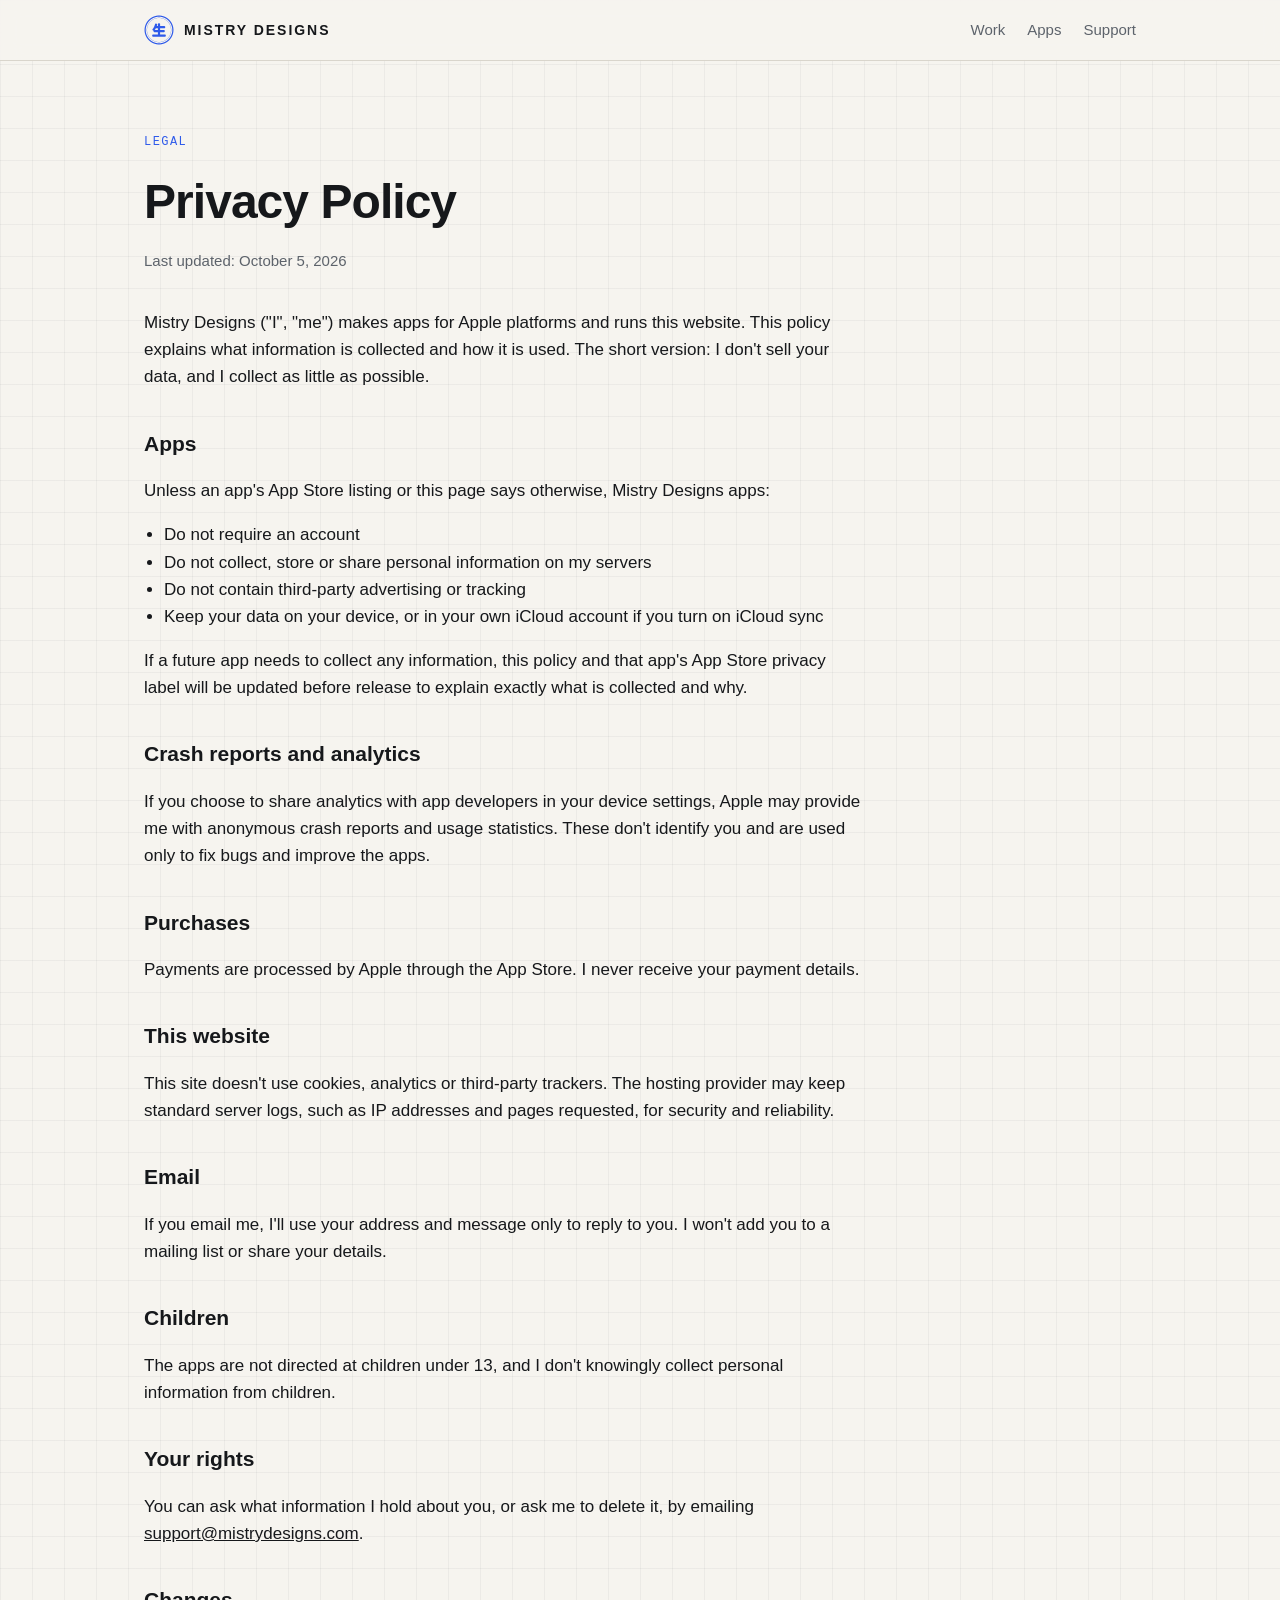
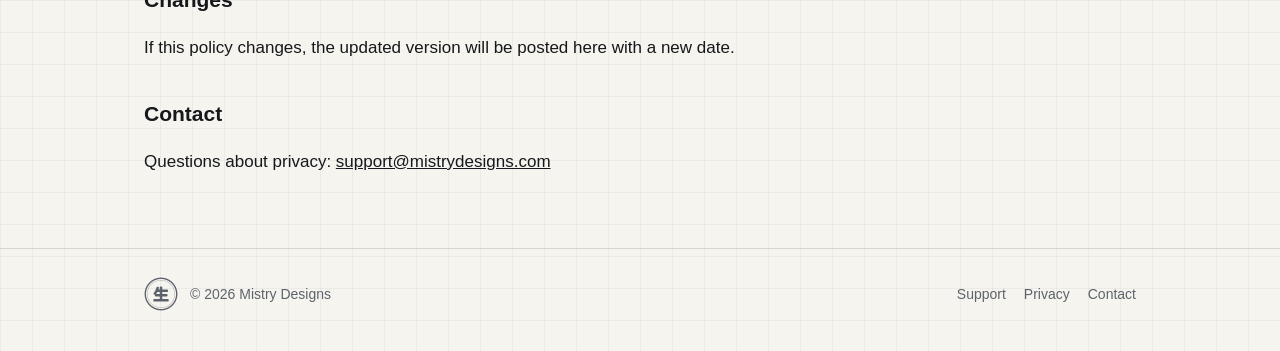
<file: privacy.html>
<!doctype html>
<html lang="en">
<head>
<meta charset="utf-8">
<meta name="viewport" content="width=device-width,initial-scale=1">
<title>Privacy Policy — Mistry Designs</title>
<meta name="description" content="Privacy policy for Mistry Designs apps and website.">
<link rel="stylesheet" href="style.css">
<link rel="icon" type="image/svg+xml" href="favicon.svg">
</head>
<body>
<header class="site"><div class="wrap">
  <a class="brand" href="index.html"><svg viewBox="4 4 112 112" aria-hidden="true"><path fill="currentColor" fill-rule="evenodd" d="M113.99 59.01 L113.98 58.67 L113.97 58.34 L113.96 58.01 L113.95 57.68 L113.93 57.35 L113.92 57.02 L113.90 56.69 L113.88 56.36 L113.85 56.03 L113.83 55.70 L113.80 55.37 L113.77 55.04 L113.74 54.71 L113.71 54.38 L113.67 54.05 L113.63 53.72 L113.59 53.39 L113.55 53.06 L113.51 52.73 L113.46 52.40 L113.42 52.08 L113.37 51.75 L113.31 51.42 L113.26 51.09 L113.20 50.77 L113.15 50.44 L113.09 50.12 L113.03 49.79 L112.96 49.47 L112.90 49.14 L112.83 48.82 L112.76 48.49 L112.69 48.17 L112.61 47.85 L112.54 47.52 L112.46 47.20 L112.38 46.88 L112.30 46.56 L112.22 46.24 L112.13 45.92 L112.04 45.60 L111.95 45.28 L111.86 44.96 L111.77 44.64 L111.67 44.32 L111.58 44.01 L111.48 43.69 L111.38 43.38 L111.27 43.06 L111.17 42.75 L111.06 42.43 L110.95 42.12 L110.84 41.81 L110.73 41.50 L110.62 41.19 L110.50 40.88 L110.38 40.57 L110.26 40.26 L110.14 39.95 L110.02 39.64 L109.89 39.34 L109.76 39.03 L109.63 38.72 L109.50 38.42 L109.37 38.12 L109.23 37.81 L109.10 37.51 L108.96 37.21 L108.82 36.91 L108.67 36.61 L108.53 36.31 L108.38 36.02 L108.23 35.72 L108.08 35.43 L107.93 35.13 L107.78 34.84 L107.62 34.54 L107.47 34.25 L107.31 33.96 L107.15 33.67 L106.98 33.38 L106.82 33.10 L106.65 32.81 L106.49 32.52 L106.32 32.24 L106.15 31.95 L105.97 31.67 L105.80 31.39 L105.62 31.11 L105.44 30.83 L105.26 30.55 L105.08 30.28 L104.90 30.00 L104.71 29.72 L104.53 29.45 L104.34 29.18 L104.15 28.91 L103.96 28.64 L103.76 28.37 L103.57 28.10 L103.37 27.83 L103.18 27.57 L102.98 27.30 L102.77 27.04 L102.57 26.78 L102.37 26.52 L102.16 26.26 L101.95 26.00 L101.74 25.74 L101.53 25.49 L101.32 25.23 L101.10 24.98 L100.89 24.73 L100.67 24.48 L100.45 24.23 L100.23 23.98 L100.01 23.74 L99.79 23.49 L99.56 23.25 L99.34 23.01 L99.11 22.76 L98.88 22.53 L98.65 22.29 L98.42 22.05 L98.18 21.82 L97.95 21.58 L97.71 21.35 L97.47 21.12 L97.24 20.89 L96.99 20.66 L96.75 20.44 L96.51 20.21 L96.26 19.99 L96.02 19.77 L95.77 19.55 L95.52 19.33 L95.27 19.11 L95.02 18.90 L94.77 18.68 L94.51 18.47 L94.26 18.26 L94.00 18.05 L93.74 17.84 L93.48 17.63 L93.22 17.43 L92.96 17.23 L92.70 17.02 L92.43 16.82 L92.17 16.63 L91.90 16.43 L91.63 16.24 L91.36 16.04 L91.09 15.85 L90.82 15.66 L90.55 15.47 L90.28 15.29 L90.00 15.10 L89.72 14.92 L89.45 14.74 L89.17 14.56 L88.89 14.38 L88.61 14.20 L88.33 14.03 L88.05 13.85 L87.76 13.68 L87.48 13.51 L87.19 13.35 L86.90 13.18 L86.62 13.02 L86.33 12.85 L86.04 12.69 L85.75 12.53 L85.46 12.38 L85.16 12.22 L84.87 12.07 L84.57 11.92 L84.28 11.77 L83.98 11.62 L83.69 11.47 L83.39 11.33 L83.09 11.18 L82.79 11.04 L82.49 10.90 L82.19 10.77 L81.88 10.63 L81.58 10.50 L81.28 10.37 L80.97 10.24 L80.66 10.11 L80.36 9.98 L80.05 9.86 L79.74 9.74 L79.43 9.62 L79.12 9.50 L78.81 9.38 L78.50 9.27 L78.19 9.16 L77.88 9.05 L77.57 8.94 L77.25 8.83 L76.94 8.73 L76.62 8.62 L76.31 8.52 L75.99 8.42 L75.68 8.33 L75.36 8.23 L75.04 8.14 L74.72 8.05 L74.40 7.96 L74.08 7.87 L73.76 7.78 L73.44 7.70 L73.12 7.62 L72.80 7.54 L72.48 7.46 L72.15 7.39 L71.83 7.31 L71.51 7.24 L71.18 7.17 L70.86 7.10 L70.53 7.04 L70.21 6.97 L69.88 6.91 L69.56 6.85 L69.23 6.80 L68.91 6.74 L68.58 6.69 L68.25 6.63 L67.92 6.58 L67.60 6.54 L67.27 6.49 L66.94 6.45 L66.61 6.41 L66.28 6.37 L65.95 6.33 L65.62 6.29 L65.29 6.26 L64.96 6.23 L64.63 6.20 L64.30 6.17 L63.97 6.15 L63.64 6.12 L63.31 6.10 L62.98 6.08 L62.65 6.07 L62.32 6.05 L61.99 6.04 L61.66 6.03 L61.33 6.02 L60.99 6.01 L60.66 6.00 L60.33 6.00 L60.00 6.00 L59.67 6.00 L59.34 6.00 L59.01 6.01 L58.67 6.02 L58.34 6.03 L58.01 6.04 L57.68 6.05 L57.35 6.07 L57.02 6.08 L56.69 6.10 L56.36 6.12 L56.03 6.15 L55.70 6.17 L55.37 6.20 L55.04 6.23 L54.71 6.26 L54.38 6.29 L54.05 6.33 L53.72 6.37 L53.39 6.41 L53.06 6.45 L52.73 6.49 L52.40 6.54 L52.08 6.58 L51.75 6.63 L51.42 6.69 L51.09 6.74 L50.77 6.80 L50.44 6.85 L50.12 6.91 L49.79 6.97 L49.47 7.04 L49.14 7.10 L48.82 7.17 L48.49 7.24 L48.17 7.31 L47.85 7.39 L47.52 7.46 L47.20 7.54 L46.88 7.62 L46.56 7.70 L46.24 7.78 L45.92 7.87 L45.60 7.96 L45.28 8.05 L44.96 8.14 L44.64 8.23 L44.32 8.33 L44.01 8.42 L43.69 8.52 L43.38 8.62 L43.06 8.73 L42.75 8.83 L42.43 8.94 L42.12 9.05 L41.81 9.16 L41.50 9.27 L41.19 9.38 L40.88 9.50 L40.57 9.62 L40.26 9.74 L39.95 9.86 L39.64 9.98 L39.34 10.11 L39.03 10.24 L38.72 10.37 L38.42 10.50 L38.12 10.63 L37.81 10.77 L37.51 10.90 L37.21 11.04 L36.91 11.18 L36.61 11.33 L36.31 11.47 L36.02 11.62 L35.72 11.77 L35.43 11.92 L35.13 12.07 L34.84 12.22 L34.54 12.38 L34.25 12.53 L33.96 12.69 L33.67 12.85 L33.38 13.02 L33.10 13.18 L32.81 13.35 L32.52 13.51 L32.24 13.68 L31.95 13.85 L31.67 14.03 L31.39 14.20 L31.11 14.38 L30.83 14.56 L30.55 14.74 L30.28 14.92 L30.00 15.10 L29.72 15.29 L29.45 15.47 L29.18 15.66 L28.91 15.85 L28.64 16.04 L28.37 16.24 L28.10 16.43 L27.83 16.63 L27.57 16.82 L27.30 17.02 L27.04 17.23 L26.78 17.43 L26.52 17.63 L26.26 17.84 L26.00 18.05 L25.74 18.26 L25.49 18.47 L25.23 18.68 L24.98 18.90 L24.73 19.11 L24.48 19.33 L24.23 19.55 L23.98 19.77 L23.74 19.99 L23.49 20.21 L23.25 20.44 L23.01 20.66 L22.76 20.89 L22.53 21.12 L22.29 21.35 L22.05 21.58 L21.82 21.82 L21.58 22.05 L21.35 22.29 L21.12 22.53 L20.89 22.76 L20.66 23.01 L20.44 23.25 L20.21 23.49 L19.99 23.74 L19.77 23.98 L19.55 24.23 L19.33 24.48 L19.11 24.73 L18.90 24.98 L18.68 25.23 L18.47 25.49 L18.26 25.74 L18.05 26.00 L17.84 26.26 L17.63 26.52 L17.43 26.78 L17.23 27.04 L17.02 27.30 L16.82 27.57 L16.63 27.83 L16.43 28.10 L16.24 28.37 L16.04 28.64 L15.85 28.91 L15.66 29.18 L15.47 29.45 L15.29 29.72 L15.10 30.00 L14.92 30.28 L14.74 30.55 L14.56 30.83 L14.38 31.11 L14.20 31.39 L14.03 31.67 L13.85 31.95 L13.68 32.24 L13.51 32.52 L13.35 32.81 L13.18 33.10 L13.02 33.38 L12.85 33.67 L12.69 33.96 L12.53 34.25 L12.38 34.54 L12.22 34.84 L12.07 35.13 L11.92 35.43 L11.77 35.72 L11.62 36.02 L11.47 36.31 L11.33 36.61 L11.18 36.91 L11.04 37.21 L10.90 37.51 L10.77 37.81 L10.63 38.12 L10.50 38.42 L10.37 38.72 L10.24 39.03 L10.11 39.34 L9.98 39.64 L9.86 39.95 L9.74 40.26 L9.62 40.57 L9.50 40.88 L9.38 41.19 L9.27 41.50 L9.16 41.81 L9.05 42.12 L8.94 42.43 L8.83 42.75 L8.73 43.06 L8.62 43.38 L8.52 43.69 L8.42 44.01 L8.33 44.32 L8.23 44.64 L8.14 44.96 L8.05 45.28 L7.96 45.60 L7.87 45.92 L7.78 46.24 L7.70 46.56 L7.62 46.88 L7.54 47.20 L7.46 47.52 L7.39 47.85 L7.31 48.17 L7.24 48.49 L7.17 48.82 L7.10 49.14 L7.04 49.47 L6.97 49.79 L6.91 50.12 L6.85 50.44 L6.80 50.77 L6.74 51.09 L6.69 51.42 L6.63 51.75 L6.58 52.08 L6.54 52.40 L6.49 52.73 L6.45 53.06 L6.41 53.39 L6.37 53.72 L6.33 54.05 L6.29 54.38 L6.26 54.71 L6.23 55.04 L6.20 55.37 L6.17 55.70 L6.15 56.03 L6.12 56.36 L6.10 56.69 L6.08 57.02 L6.07 57.35 L6.05 57.68 L6.04 58.01 L6.03 58.34 L6.02 58.67 L6.01 59.01 L6.00 59.34 L6.00 59.67 L6.00 60.00 L6.00 60.33 L6.00 60.66 L6.01 60.99 L6.02 61.33 L6.03 61.66 L6.04 61.99 L6.05 62.32 L6.07 62.65 L6.08 62.98 L6.10 63.31 L6.12 63.64 L6.15 63.97 L6.17 64.30 L6.20 64.63 L6.23 64.96 L6.26 65.29 L6.29 65.62 L6.33 65.95 L6.37 66.28 L6.41 66.61 L6.45 66.94 L6.49 67.27 L6.54 67.60 L6.58 67.92 L6.63 68.25 L6.69 68.58 L6.74 68.91 L6.80 69.23 L6.85 69.56 L6.91 69.88 L6.97 70.21 L7.04 70.53 L7.10 70.86 L7.17 71.18 L7.24 71.51 L7.31 71.83 L7.39 72.15 L7.46 72.48 L7.54 72.80 L7.62 73.12 L7.70 73.44 L7.78 73.76 L7.87 74.08 L7.96 74.40 L8.05 74.72 L8.14 75.04 L8.23 75.36 L8.33 75.68 L8.42 75.99 L8.52 76.31 L8.62 76.62 L8.73 76.94 L8.83 77.25 L8.94 77.57 L9.05 77.88 L9.16 78.19 L9.27 78.50 L9.38 78.81 L9.50 79.12 L9.62 79.43 L9.74 79.74 L9.86 80.05 L9.98 80.36 L10.11 80.66 L10.24 80.97 L10.37 81.28 L10.50 81.58 L10.63 81.88 L10.77 82.19 L10.90 82.49 L11.04 82.79 L11.18 83.09 L11.33 83.39 L11.47 83.69 L11.62 83.98 L11.77 84.28 L11.92 84.57 L12.07 84.87 L12.22 85.16 L12.38 85.46 L12.53 85.75 L12.69 86.04 L12.85 86.33 L13.02 86.62 L13.18 86.90 L13.35 87.19 L13.51 87.48 L13.68 87.76 L13.85 88.05 L14.03 88.33 L14.20 88.61 L14.38 88.89 L14.56 89.17 L14.74 89.45 L14.92 89.72 L15.10 90.00 L15.29 90.28 L15.47 90.55 L15.66 90.82 L15.85 91.09 L16.04 91.36 L16.24 91.63 L16.43 91.90 L16.63 92.17 L16.82 92.43 L17.02 92.70 L17.23 92.96 L17.43 93.22 L17.63 93.48 L17.84 93.74 L18.05 94.00 L18.26 94.26 L18.47 94.51 L18.68 94.77 L18.90 95.02 L19.11 95.27 L19.33 95.52 L19.55 95.77 L19.77 96.02 L19.99 96.26 L20.21 96.51 L20.44 96.75 L20.66 96.99 L20.89 97.24 L21.12 97.47 L21.35 97.71 L21.58 97.95 L21.82 98.18 L22.05 98.42 L22.29 98.65 L22.53 98.88 L22.76 99.11 L23.01 99.34 L23.25 99.56 L23.49 99.79 L23.74 100.01 L23.98 100.23 L24.23 100.45 L24.48 100.67 L24.73 100.89 L24.98 101.10 L25.23 101.32 L25.49 101.53 L25.74 101.74 L26.00 101.95 L26.26 102.16 L26.52 102.37 L26.78 102.57 L27.04 102.77 L27.30 102.98 L27.57 103.18 L27.83 103.37 L28.10 103.57 L28.37 103.76 L28.64 103.96 L28.91 104.15 L29.18 104.34 L29.45 104.53 L29.72 104.71 L30.00 104.90 L30.28 105.08 L30.55 105.26 L30.83 105.44 L31.11 105.62 L31.39 105.80 L31.67 105.97 L31.95 106.15 L32.24 106.32 L32.52 106.49 L32.81 106.65 L33.10 106.82 L33.38 106.98 L33.67 107.15 L33.96 107.31 L34.25 107.47 L34.54 107.62 L34.84 107.78 L35.13 107.93 L35.43 108.08 L35.72 108.23 L36.02 108.38 L36.31 108.53 L36.61 108.67 L36.91 108.82 L37.21 108.96 L37.51 109.10 L37.81 109.23 L38.12 109.37 L38.42 109.50 L38.72 109.63 L39.03 109.76 L39.34 109.89 L39.64 110.02 L39.95 110.14 L40.26 110.26 L40.57 110.38 L40.88 110.50 L41.19 110.62 L41.50 110.73 L41.81 110.84 L42.12 110.95 L42.43 111.06 L42.75 111.17 L43.06 111.27 L43.38 111.38 L43.69 111.48 L44.01 111.58 L44.32 111.67 L44.64 111.77 L44.96 111.86 L45.28 111.95 L45.60 112.04 L45.92 112.13 L46.24 112.22 L46.56 112.30 L46.88 112.38 L47.20 112.46 L47.52 112.54 L47.85 112.61 L48.17 112.69 L48.49 112.76 L48.82 112.83 L49.14 112.90 L49.47 112.96 L49.79 113.03 L50.12 113.09 L50.44 113.15 L50.77 113.20 L51.09 113.26 L51.42 113.31 L51.75 113.37 L52.08 113.42 L52.40 113.46 L52.73 113.51 L53.06 113.55 L53.39 113.59 L53.72 113.63 L54.05 113.67 L54.38 113.71 L54.71 113.74 L55.04 113.77 L55.37 113.80 L55.70 113.83 L56.03 113.85 L56.36 113.88 L56.69 113.90 L57.02 113.92 L57.35 113.93 L57.68 113.95 L58.01 113.96 L58.34 113.97 L58.67 113.98 L59.01 113.99 L59.34 114.00 L59.67 114.00 L60.00 114.00 L60.33 114.00 L60.66 114.00 L60.99 113.99 L61.33 113.98 L61.66 113.97 L61.99 113.96 L62.32 113.95 L62.65 113.93 L62.98 113.92 L63.31 113.90 L63.64 113.88 L63.97 113.85 L64.30 113.83 L64.63 113.80 L64.96 113.77 L65.29 113.74 L65.62 113.71 L65.95 113.67 L66.28 113.63 L66.61 113.59 L66.94 113.55 L67.27 113.51 L67.60 113.46 L67.92 113.42 L68.25 113.37 L68.58 113.31 L68.91 113.26 L69.23 113.20 L69.56 113.15 L69.88 113.09 L70.21 113.03 L70.53 112.96 L70.86 112.90 L71.18 112.83 L71.51 112.76 L71.83 112.69 L72.15 112.61 L72.48 112.54 L72.80 112.46 L73.12 112.38 L73.44 112.30 L73.76 112.22 L74.08 112.13 L74.40 112.04 L74.72 111.95 L75.04 111.86 L75.36 111.77 L75.68 111.67 L75.99 111.58 L76.31 111.48 L76.62 111.38 L76.94 111.27 L77.25 111.17 L77.57 111.06 L77.88 110.95 L78.19 110.84 L78.50 110.73 L78.81 110.62 L79.12 110.50 L79.43 110.38 L79.74 110.26 L80.05 110.14 L80.36 110.02 L80.66 109.89 L80.97 109.76 L81.28 109.63 L81.58 109.50 L81.88 109.37 L82.19 109.23 L82.49 109.10 L82.79 108.96 L83.09 108.82 L83.39 108.67 L83.69 108.53 L83.98 108.38 L84.28 108.23 L84.57 108.08 L84.87 107.93 L85.16 107.78 L85.46 107.62 L85.75 107.47 L86.04 107.31 L86.33 107.15 L86.62 106.98 L86.90 106.82 L87.19 106.65 L87.48 106.49 L87.76 106.32 L88.05 106.15 L88.33 105.97 L88.61 105.80 L88.89 105.62 L89.17 105.44 L89.45 105.26 L89.72 105.08 L90.00 104.90 L90.28 104.71 L90.55 104.53 L90.82 104.34 L91.09 104.15 L91.36 103.96 L91.63 103.76 L91.90 103.57 L92.17 103.37 L92.43 103.18 L92.70 102.98 L92.96 102.77 L93.22 102.57 L93.48 102.37 L93.74 102.16 L94.00 101.95 L94.26 101.74 L94.51 101.53 L94.77 101.32 L95.02 101.10 L95.27 100.89 L95.52 100.67 L95.77 100.45 L96.02 100.23 L96.26 100.01 L96.51 99.79 L96.75 99.56 L96.99 99.34 L97.24 99.11 L97.47 98.88 L97.71 98.65 L97.95 98.42 L98.18 98.18 L98.42 97.95 L98.65 97.71 L98.88 97.47 L99.11 97.24 L99.34 96.99 L99.56 96.75 L99.79 96.51 L100.01 96.26 L100.23 96.02 L100.45 95.77 L100.67 95.52 L100.89 95.27 L101.10 95.02 L101.32 94.77 L101.53 94.51 L101.74 94.26 L101.95 94.00 L102.16 93.74 L102.37 93.48 L102.57 93.22 L102.77 92.96 L102.98 92.70 L103.18 92.43 L103.37 92.17 L103.57 91.90 L103.76 91.63 L103.96 91.36 L104.15 91.09 L104.34 90.82 L104.53 90.55 L104.71 90.28 L104.90 90.00 L105.08 89.72 L105.26 89.45 L105.44 89.17 L105.62 88.89 L105.80 88.61 L105.97 88.33 L106.15 88.05 L106.32 87.76 L106.49 87.48 L106.65 87.19 L106.82 86.90 L106.98 86.62 L107.15 86.33 L107.31 86.04 L107.47 85.75 L107.62 85.46 L107.78 85.16 L107.93 84.87 L108.08 84.57 L108.23 84.28 L108.38 83.98 L108.53 83.69 L108.67 83.39 L108.82 83.09 L108.96 82.79 L109.10 82.49 L109.23 82.19 L109.37 81.88 L109.50 81.58 L109.63 81.28 L109.76 80.97 L109.89 80.66 L110.02 80.36 L110.14 80.05 L110.26 79.74 L110.38 79.43 L110.50 79.12 L110.62 78.81 L110.73 78.50 L110.84 78.19 L110.95 77.88 L111.06 77.57 L111.17 77.25 L111.27 76.94 L111.38 76.62 L111.48 76.31 L111.58 75.99 L111.67 75.68 L111.77 75.36 L111.86 75.04 L111.95 74.72 L112.04 74.40 L112.13 74.08 L112.22 73.76 L112.30 73.44 L112.38 73.12 L112.46 72.80 L112.54 72.48 L112.61 72.15 L112.69 71.83 L112.76 71.51 L112.83 71.18 L112.90 70.86 L112.96 70.53 L113.03 70.21 L113.09 69.88 L113.15 69.56 L113.20 69.23 L113.26 68.91 L113.31 68.58 L113.37 68.25 L113.42 67.92 L113.46 67.60 L113.51 67.27 L113.55 66.94 L113.59 66.61 L113.63 66.28 L113.67 65.95 L113.71 65.62 L113.74 65.29 L113.77 64.96 L113.80 64.63 L113.83 64.30 L113.85 63.97 L113.88 63.64 L113.90 63.31 L113.92 62.98 L113.93 62.65 L113.95 62.32 L113.96 61.99 L113.97 61.66 L113.98 61.33 L113.99 60.99 L114.00 60.66 L114.00 60.33 L114.00 60.00 L114.00 59.67 L114.00 59.34 L113.99 59.01 Z M109.49 60.91 L109.49 61.21 L109.48 61.52 L109.47 61.82 L109.45 62.13 L109.44 62.43 L109.42 62.73 L109.41 63.04 L109.39 63.34 L109.37 63.64 L109.34 63.94 L109.32 64.25 L109.29 64.55 L109.26 64.85 L109.23 65.15 L109.20 65.46 L109.16 65.76 L109.13 66.06 L109.09 66.36 L109.05 66.66 L109.01 66.96 L108.96 67.26 L108.92 67.56 L108.87 67.86 L108.82 68.16 L108.77 68.46 L108.72 68.76 L108.66 69.06 L108.61 69.36 L108.55 69.66 L108.49 69.95 L108.43 70.25 L108.36 70.55 L108.30 70.85 L108.23 71.14 L108.16 71.44 L108.09 71.73 L108.02 72.03 L107.94 72.32 L107.87 72.62 L107.79 72.91 L107.71 73.20 L107.63 73.49 L107.54 73.79 L107.46 74.08 L107.37 74.37 L107.28 74.66 L107.19 74.95 L107.10 75.24 L107.00 75.53 L106.91 75.82 L106.81 76.10 L106.71 76.39 L106.61 76.68 L106.50 76.96 L106.40 77.25 L106.29 77.53 L106.18 77.81 L106.07 78.10 L105.96 78.38 L105.85 78.66 L105.73 78.94 L105.61 79.22 L105.50 79.50 L105.38 79.78 L105.25 80.06 L105.13 80.34 L105.00 80.61 L104.88 80.89 L104.75 81.16 L104.62 81.44 L104.48 81.71 L104.35 81.98 L104.21 82.26 L104.08 82.53 L103.94 82.80 L103.80 83.07 L103.66 83.33 L103.51 83.60 L103.37 83.87 L103.22 84.13 L103.07 84.40 L102.92 84.66 L102.77 84.93 L102.61 85.19 L102.46 85.45 L102.30 85.71 L102.14 85.97 L101.98 86.23 L101.82 86.48 L101.66 86.74 L101.49 86.99 L101.33 87.25 L101.16 87.50 L100.99 87.75 L100.82 88.00 L100.64 88.25 L100.47 88.50 L100.29 88.75 L100.12 89.00 L99.94 89.24 L99.76 89.49 L99.58 89.73 L99.39 89.97 L99.21 90.21 L99.02 90.45 L98.84 90.69 L98.65 90.93 L98.46 91.17 L98.26 91.40 L98.07 91.64 L97.88 91.87 L97.68 92.10 L97.48 92.33 L97.28 92.56 L97.08 92.79 L96.88 93.02 L96.68 93.24 L96.47 93.47 L96.27 93.69 L96.06 93.91 L95.85 94.13 L95.64 94.35 L95.43 94.57 L95.22 94.79 L95.00 95.00 L94.79 95.22 L94.57 95.43 L94.35 95.64 L94.13 95.85 L93.91 96.06 L93.69 96.27 L93.47 96.47 L93.24 96.68 L93.02 96.88 L92.79 97.08 L92.56 97.28 L92.33 97.48 L92.10 97.68 L91.87 97.88 L91.64 98.07 L91.40 98.26 L91.17 98.46 L90.93 98.65 L90.69 98.84 L90.45 99.02 L90.21 99.21 L89.97 99.39 L89.73 99.58 L89.49 99.76 L89.24 99.94 L89.00 100.12 L88.75 100.29 L88.50 100.47 L88.25 100.64 L88.00 100.82 L87.75 100.99 L87.50 101.16 L87.25 101.33 L86.99 101.49 L86.74 101.66 L86.48 101.82 L86.23 101.98 L85.97 102.14 L85.71 102.30 L85.45 102.46 L85.19 102.61 L84.93 102.77 L84.66 102.92 L84.40 103.07 L84.13 103.22 L83.87 103.37 L83.60 103.51 L83.33 103.66 L83.07 103.80 L82.80 103.94 L82.53 104.08 L82.26 104.21 L81.98 104.35 L81.71 104.48 L81.44 104.62 L81.16 104.75 L80.89 104.88 L80.61 105.00 L80.34 105.13 L80.06 105.25 L79.78 105.38 L79.50 105.50 L79.22 105.61 L78.94 105.73 L78.66 105.85 L78.38 105.96 L78.10 106.07 L77.81 106.18 L77.53 106.29 L77.25 106.40 L76.96 106.50 L76.68 106.61 L76.39 106.71 L76.10 106.81 L75.82 106.91 L75.53 107.00 L75.24 107.10 L74.95 107.19 L74.66 107.28 L74.37 107.37 L74.08 107.46 L73.79 107.54 L73.49 107.63 L73.20 107.71 L72.91 107.79 L72.62 107.87 L72.32 107.94 L72.03 108.02 L71.73 108.09 L71.44 108.16 L71.14 108.23 L70.85 108.30 L70.55 108.36 L70.25 108.43 L69.95 108.49 L69.66 108.55 L69.36 108.61 L69.06 108.66 L68.76 108.72 L68.46 108.77 L68.16 108.82 L67.86 108.87 L67.56 108.92 L67.26 108.96 L66.96 109.01 L66.66 109.05 L66.36 109.09 L66.06 109.13 L65.76 109.16 L65.46 109.20 L65.15 109.23 L64.85 109.26 L64.55 109.29 L64.25 109.32 L63.94 109.34 L63.64 109.37 L63.34 109.39 L63.04 109.41 L62.73 109.42 L62.43 109.44 L62.13 109.45 L61.82 109.47 L61.52 109.48 L61.21 109.49 L60.91 109.49 L60.61 109.50 L60.30 109.50 L60.00 109.50 L59.70 109.50 L59.39 109.50 L59.09 109.49 L58.79 109.49 L58.48 109.48 L58.18 109.47 L57.87 109.45 L57.57 109.44 L57.27 109.42 L56.96 109.41 L56.66 109.39 L56.36 109.37 L56.06 109.34 L55.75 109.32 L55.45 109.29 L55.15 109.26 L54.85 109.23 L54.54 109.20 L54.24 109.16 L53.94 109.13 L53.64 109.09 L53.34 109.05 L53.04 109.01 L52.74 108.96 L52.44 108.92 L52.14 108.87 L51.84 108.82 L51.54 108.77 L51.24 108.72 L50.94 108.66 L50.64 108.61 L50.34 108.55 L50.05 108.49 L49.75 108.43 L49.45 108.36 L49.15 108.30 L48.86 108.23 L48.56 108.16 L48.27 108.09 L47.97 108.02 L47.68 107.94 L47.38 107.87 L47.09 107.79 L46.80 107.71 L46.51 107.63 L46.21 107.54 L45.92 107.46 L45.63 107.37 L45.34 107.28 L45.05 107.19 L44.76 107.10 L44.47 107.00 L44.18 106.91 L43.90 106.81 L43.61 106.71 L43.32 106.61 L43.04 106.50 L42.75 106.40 L42.47 106.29 L42.19 106.18 L41.90 106.07 L41.62 105.96 L41.34 105.85 L41.06 105.73 L40.78 105.61 L40.50 105.50 L40.22 105.38 L39.94 105.25 L39.66 105.13 L39.39 105.00 L39.11 104.88 L38.84 104.75 L38.56 104.62 L38.29 104.48 L38.02 104.35 L37.74 104.21 L37.47 104.08 L37.20 103.94 L36.93 103.80 L36.67 103.66 L36.40 103.51 L36.13 103.37 L35.87 103.22 L35.60 103.07 L35.34 102.92 L35.07 102.77 L34.81 102.61 L34.55 102.46 L34.29 102.30 L34.03 102.14 L33.77 101.98 L33.52 101.82 L33.26 101.66 L33.01 101.49 L32.75 101.33 L32.50 101.16 L32.25 100.99 L32.00 100.82 L31.75 100.64 L31.50 100.47 L31.25 100.29 L31.00 100.12 L30.76 99.94 L30.51 99.76 L30.27 99.58 L30.03 99.39 L29.79 99.21 L29.55 99.02 L29.31 98.84 L29.07 98.65 L28.83 98.46 L28.60 98.26 L28.36 98.07 L28.13 97.88 L27.90 97.68 L27.67 97.48 L27.44 97.28 L27.21 97.08 L26.98 96.88 L26.76 96.68 L26.53 96.47 L26.31 96.27 L26.09 96.06 L25.87 95.85 L25.65 95.64 L25.43 95.43 L25.21 95.22 L25.00 95.00 L24.78 94.79 L24.57 94.57 L24.36 94.35 L24.15 94.13 L23.94 93.91 L23.73 93.69 L23.53 93.47 L23.32 93.24 L23.12 93.02 L22.92 92.79 L22.72 92.56 L22.52 92.33 L22.32 92.10 L22.12 91.87 L21.93 91.64 L21.74 91.40 L21.54 91.17 L21.35 90.93 L21.16 90.69 L20.98 90.45 L20.79 90.21 L20.61 89.97 L20.42 89.73 L20.24 89.49 L20.06 89.24 L19.88 89.00 L19.71 88.75 L19.53 88.50 L19.36 88.25 L19.18 88.00 L19.01 87.75 L18.84 87.50 L18.67 87.25 L18.51 86.99 L18.34 86.74 L18.18 86.48 L18.02 86.23 L17.86 85.97 L17.70 85.71 L17.54 85.45 L17.39 85.19 L17.23 84.93 L17.08 84.66 L16.93 84.40 L16.78 84.13 L16.63 83.87 L16.49 83.60 L16.34 83.33 L16.20 83.07 L16.06 82.80 L15.92 82.53 L15.79 82.26 L15.65 81.98 L15.52 81.71 L15.38 81.44 L15.25 81.16 L15.12 80.89 L15.00 80.61 L14.87 80.34 L14.75 80.06 L14.62 79.78 L14.50 79.50 L14.39 79.22 L14.27 78.94 L14.15 78.66 L14.04 78.38 L13.93 78.10 L13.82 77.81 L13.71 77.53 L13.60 77.25 L13.50 76.96 L13.39 76.68 L13.29 76.39 L13.19 76.10 L13.09 75.82 L13.00 75.53 L12.90 75.24 L12.81 74.95 L12.72 74.66 L12.63 74.37 L12.54 74.08 L12.46 73.79 L12.37 73.49 L12.29 73.20 L12.21 72.91 L12.13 72.62 L12.06 72.32 L11.98 72.03 L11.91 71.73 L11.84 71.44 L11.77 71.14 L11.70 70.85 L11.64 70.55 L11.57 70.25 L11.51 69.95 L11.45 69.66 L11.39 69.36 L11.34 69.06 L11.28 68.76 L11.23 68.46 L11.18 68.16 L11.13 67.86 L11.08 67.56 L11.04 67.26 L10.99 66.96 L10.95 66.66 L10.91 66.36 L10.87 66.06 L10.84 65.76 L10.80 65.46 L10.77 65.15 L10.74 64.85 L10.71 64.55 L10.68 64.25 L10.66 63.94 L10.63 63.64 L10.61 63.34 L10.59 63.04 L10.58 62.73 L10.56 62.43 L10.55 62.13 L10.53 61.82 L10.52 61.52 L10.51 61.21 L10.51 60.91 L10.50 60.61 L10.50 60.30 L10.50 60.00 L10.50 59.70 L10.50 59.39 L10.51 59.09 L10.51 58.79 L10.52 58.48 L10.53 58.18 L10.55 57.87 L10.56 57.57 L10.58 57.27 L10.59 56.96 L10.61 56.66 L10.63 56.36 L10.66 56.06 L10.68 55.75 L10.71 55.45 L10.74 55.15 L10.77 54.85 L10.80 54.54 L10.84 54.24 L10.87 53.94 L10.91 53.64 L10.95 53.34 L10.99 53.04 L11.04 52.74 L11.08 52.44 L11.13 52.14 L11.18 51.84 L11.23 51.54 L11.28 51.24 L11.34 50.94 L11.39 50.64 L11.45 50.34 L11.51 50.05 L11.57 49.75 L11.64 49.45 L11.70 49.15 L11.77 48.86 L11.84 48.56 L11.91 48.27 L11.98 47.97 L12.06 47.68 L12.13 47.38 L12.21 47.09 L12.29 46.80 L12.37 46.51 L12.46 46.21 L12.54 45.92 L12.63 45.63 L12.72 45.34 L12.81 45.05 L12.90 44.76 L13.00 44.47 L13.09 44.18 L13.19 43.90 L13.29 43.61 L13.39 43.32 L13.50 43.04 L13.60 42.75 L13.71 42.47 L13.82 42.19 L13.93 41.90 L14.04 41.62 L14.15 41.34 L14.27 41.06 L14.39 40.78 L14.50 40.50 L14.62 40.22 L14.75 39.94 L14.87 39.66 L15.00 39.39 L15.12 39.11 L15.25 38.84 L15.38 38.56 L15.52 38.29 L15.65 38.02 L15.79 37.74 L15.92 37.47 L16.06 37.20 L16.20 36.93 L16.34 36.67 L16.49 36.40 L16.63 36.13 L16.78 35.87 L16.93 35.60 L17.08 35.34 L17.23 35.07 L17.39 34.81 L17.54 34.55 L17.70 34.29 L17.86 34.03 L18.02 33.77 L18.18 33.52 L18.34 33.26 L18.51 33.01 L18.67 32.75 L18.84 32.50 L19.01 32.25 L19.18 32.00 L19.36 31.75 L19.53 31.50 L19.71 31.25 L19.88 31.00 L20.06 30.76 L20.24 30.51 L20.42 30.27 L20.61 30.03 L20.79 29.79 L20.98 29.55 L21.16 29.31 L21.35 29.07 L21.54 28.83 L21.74 28.60 L21.93 28.36 L22.12 28.13 L22.32 27.90 L22.52 27.67 L22.72 27.44 L22.92 27.21 L23.12 26.98 L23.32 26.76 L23.53 26.53 L23.73 26.31 L23.94 26.09 L24.15 25.87 L24.36 25.65 L24.57 25.43 L24.78 25.21 L25.00 25.00 L25.21 24.78 L25.43 24.57 L25.65 24.36 L25.87 24.15 L26.09 23.94 L26.31 23.73 L26.53 23.53 L26.76 23.32 L26.98 23.12 L27.21 22.92 L27.44 22.72 L27.67 22.52 L27.90 22.32 L28.13 22.12 L28.36 21.93 L28.60 21.74 L28.83 21.54 L29.07 21.35 L29.31 21.16 L29.55 20.98 L29.79 20.79 L30.03 20.61 L30.27 20.42 L30.51 20.24 L30.76 20.06 L31.00 19.88 L31.25 19.71 L31.50 19.53 L31.75 19.36 L32.00 19.18 L32.25 19.01 L32.50 18.84 L32.75 18.67 L33.01 18.51 L33.26 18.34 L33.52 18.18 L33.77 18.02 L34.03 17.86 L34.29 17.70 L34.55 17.54 L34.81 17.39 L35.07 17.23 L35.34 17.08 L35.60 16.93 L35.87 16.78 L36.13 16.63 L36.40 16.49 L36.67 16.34 L36.93 16.20 L37.20 16.06 L37.47 15.92 L37.74 15.79 L38.02 15.65 L38.29 15.52 L38.56 15.38 L38.84 15.25 L39.11 15.12 L39.39 15.00 L39.66 14.87 L39.94 14.75 L40.22 14.62 L40.50 14.50 L40.78 14.39 L41.06 14.27 L41.34 14.15 L41.62 14.04 L41.90 13.93 L42.19 13.82 L42.47 13.71 L42.75 13.60 L43.04 13.50 L43.32 13.39 L43.61 13.29 L43.90 13.19 L44.18 13.09 L44.47 13.00 L44.76 12.90 L45.05 12.81 L45.34 12.72 L45.63 12.63 L45.92 12.54 L46.21 12.46 L46.51 12.37 L46.80 12.29 L47.09 12.21 L47.38 12.13 L47.68 12.06 L47.97 11.98 L48.27 11.91 L48.56 11.84 L48.86 11.77 L49.15 11.70 L49.45 11.64 L49.75 11.57 L50.05 11.51 L50.34 11.45 L50.64 11.39 L50.94 11.34 L51.24 11.28 L51.54 11.23 L51.84 11.18 L52.14 11.13 L52.44 11.08 L52.74 11.04 L53.04 10.99 L53.34 10.95 L53.64 10.91 L53.94 10.87 L54.24 10.84 L54.54 10.80 L54.85 10.77 L55.15 10.74 L55.45 10.71 L55.75 10.68 L56.06 10.66 L56.36 10.63 L56.66 10.61 L56.96 10.59 L57.27 10.58 L57.57 10.56 L57.87 10.55 L58.18 10.53 L58.48 10.52 L58.79 10.51 L59.09 10.51 L59.39 10.50 L59.70 10.50 L60.00 10.50 L60.30 10.50 L60.61 10.50 L60.91 10.51 L61.21 10.51 L61.52 10.52 L61.82 10.53 L62.13 10.55 L62.43 10.56 L62.73 10.58 L63.04 10.59 L63.34 10.61 L63.64 10.63 L63.94 10.66 L64.25 10.68 L64.55 10.71 L64.85 10.74 L65.15 10.77 L65.46 10.80 L65.76 10.84 L66.06 10.87 L66.36 10.91 L66.66 10.95 L66.96 10.99 L67.26 11.04 L67.56 11.08 L67.86 11.13 L68.16 11.18 L68.46 11.23 L68.76 11.28 L69.06 11.34 L69.36 11.39 L69.66 11.45 L69.95 11.51 L70.25 11.57 L70.55 11.64 L70.85 11.70 L71.14 11.77 L71.44 11.84 L71.73 11.91 L72.03 11.98 L72.32 12.06 L72.62 12.13 L72.91 12.21 L73.20 12.29 L73.49 12.37 L73.79 12.46 L74.08 12.54 L74.37 12.63 L74.66 12.72 L74.95 12.81 L75.24 12.90 L75.53 13.00 L75.82 13.09 L76.10 13.19 L76.39 13.29 L76.68 13.39 L76.96 13.50 L77.25 13.60 L77.53 13.71 L77.81 13.82 L78.10 13.93 L78.38 14.04 L78.66 14.15 L78.94 14.27 L79.22 14.39 L79.50 14.50 L79.78 14.62 L80.06 14.75 L80.34 14.87 L80.61 15.00 L80.89 15.12 L81.16 15.25 L81.44 15.38 L81.71 15.52 L81.98 15.65 L82.26 15.79 L82.53 15.92 L82.80 16.06 L83.07 16.20 L83.33 16.34 L83.60 16.49 L83.87 16.63 L84.13 16.78 L84.40 16.93 L84.66 17.08 L84.93 17.23 L85.19 17.39 L85.45 17.54 L85.71 17.70 L85.97 17.86 L86.23 18.02 L86.48 18.18 L86.74 18.34 L86.99 18.51 L87.25 18.67 L87.50 18.84 L87.75 19.01 L88.00 19.18 L88.25 19.36 L88.50 19.53 L88.75 19.71 L89.00 19.88 L89.24 20.06 L89.49 20.24 L89.73 20.42 L89.97 20.61 L90.21 20.79 L90.45 20.98 L90.69 21.16 L90.93 21.35 L91.17 21.54 L91.40 21.74 L91.64 21.93 L91.87 22.12 L92.10 22.32 L92.33 22.52 L92.56 22.72 L92.79 22.92 L93.02 23.12 L93.24 23.32 L93.47 23.53 L93.69 23.73 L93.91 23.94 L94.13 24.15 L94.35 24.36 L94.57 24.57 L94.79 24.78 L95.00 25.00 L95.22 25.21 L95.43 25.43 L95.64 25.65 L95.85 25.87 L96.06 26.09 L96.27 26.31 L96.47 26.53 L96.68 26.76 L96.88 26.98 L97.08 27.21 L97.28 27.44 L97.48 27.67 L97.68 27.90 L97.88 28.13 L98.07 28.36 L98.26 28.60 L98.46 28.83 L98.65 29.07 L98.84 29.31 L99.02 29.55 L99.21 29.79 L99.39 30.03 L99.58 30.27 L99.76 30.51 L99.94 30.76 L100.12 31.00 L100.29 31.25 L100.47 31.50 L100.64 31.75 L100.82 32.00 L100.99 32.25 L101.16 32.50 L101.33 32.75 L101.49 33.01 L101.66 33.26 L101.82 33.52 L101.98 33.77 L102.14 34.03 L102.30 34.29 L102.46 34.55 L102.61 34.81 L102.77 35.07 L102.92 35.34 L103.07 35.60 L103.22 35.87 L103.37 36.13 L103.51 36.40 L103.66 36.67 L103.80 36.93 L103.94 37.20 L104.08 37.47 L104.21 37.74 L104.35 38.02 L104.48 38.29 L104.62 38.56 L104.75 38.84 L104.88 39.11 L105.00 39.39 L105.13 39.66 L105.25 39.94 L105.38 40.22 L105.50 40.50 L105.61 40.78 L105.73 41.06 L105.85 41.34 L105.96 41.62 L106.07 41.90 L106.18 42.19 L106.29 42.47 L106.40 42.75 L106.50 43.04 L106.61 43.32 L106.71 43.61 L106.81 43.90 L106.91 44.18 L107.00 44.47 L107.10 44.76 L107.19 45.05 L107.28 45.34 L107.37 45.63 L107.46 45.92 L107.54 46.21 L107.63 46.51 L107.71 46.80 L107.79 47.09 L107.87 47.38 L107.94 47.68 L108.02 47.97 L108.09 48.27 L108.16 48.56 L108.23 48.86 L108.30 49.15 L108.36 49.45 L108.43 49.75 L108.49 50.05 L108.55 50.34 L108.61 50.64 L108.66 50.94 L108.72 51.24 L108.77 51.54 L108.82 51.84 L108.87 52.14 L108.92 52.44 L108.96 52.74 L109.01 53.04 L109.05 53.34 L109.09 53.64 L109.13 53.94 L109.16 54.24 L109.20 54.54 L109.23 54.85 L109.26 55.15 L109.29 55.45 L109.32 55.75 L109.34 56.06 L109.37 56.36 L109.39 56.66 L109.41 56.96 L109.42 57.27 L109.44 57.57 L109.45 57.87 L109.47 58.18 L109.48 58.48 L109.49 58.79 L109.49 59.09 L109.50 59.39 L109.50 59.70 L109.50 60.00 L109.50 60.30 L109.50 60.61 L109.49 60.91 Z M105.59 58.88 L105.58 58.60 L105.57 58.32 L105.56 58.04 L105.55 57.76 L105.53 57.48 L105.51 57.20 L105.50 56.92 L105.48 56.65 L105.46 56.37 L105.43 56.09 L105.41 55.81 L105.38 55.53 L105.35 55.25 L105.32 54.97 L105.29 54.70 L105.26 54.42 L105.22 54.14 L105.19 53.86 L105.15 53.59 L105.11 53.31 L105.06 53.03 L105.02 52.76 L104.98 52.48 L104.93 52.20 L104.88 51.93 L104.83 51.65 L104.78 51.38 L104.72 51.10 L104.67 50.83 L104.61 50.56 L104.55 50.28 L104.49 50.01 L104.43 49.74 L104.37 49.46 L104.30 49.19 L104.23 48.92 L104.16 48.65 L104.09 48.38 L104.02 48.11 L103.95 47.84 L103.87 47.57 L103.80 47.30 L103.72 47.03 L103.64 46.76 L103.55 46.50 L103.47 46.23 L103.39 45.96 L103.30 45.70 L103.21 45.43 L103.12 45.17 L103.03 44.90 L102.93 44.64 L102.84 44.37 L102.74 44.11 L102.64 43.85 L102.54 43.59 L102.44 43.33 L102.34 43.07 L102.24 42.81 L102.13 42.55 L102.02 42.29 L101.91 42.03 L101.80 41.78 L101.69 41.52 L101.57 41.27 L101.46 41.01 L101.34 40.76 L101.22 40.50 L101.10 40.25 L100.98 40.00 L100.86 39.75 L100.73 39.50 L100.60 39.25 L100.48 39.00 L100.35 38.75 L100.22 38.50 L100.08 38.26 L99.95 38.01 L99.81 37.77 L99.68 37.52 L99.54 37.28 L99.40 37.04 L99.26 36.80 L99.11 36.56 L98.97 36.32 L98.82 36.08 L98.67 35.84 L98.53 35.60 L98.37 35.37 L98.22 35.13 L98.07 34.90 L97.92 34.67 L97.76 34.43 L97.60 34.20 L97.44 33.97 L97.28 33.74 L97.12 33.51 L96.96 33.29 L96.79 33.06 L96.63 32.84 L96.46 32.61 L96.29 32.39 L96.12 32.17 L95.95 31.95 L95.78 31.73 L95.60 31.51 L95.43 31.29 L95.25 31.07 L95.07 30.86 L94.89 30.64 L94.71 30.43 L94.53 30.22 L94.35 30.00 L94.16 29.79 L93.97 29.58 L93.79 29.38 L93.60 29.17 L93.41 28.96 L93.22 28.76 L93.03 28.56 L92.83 28.35 L92.64 28.15 L92.44 27.95 L92.24 27.76 L92.05 27.56 L91.85 27.36 L91.65 27.17 L91.44 26.97 L91.24 26.78 L91.04 26.59 L90.83 26.40 L90.62 26.21 L90.42 26.03 L90.21 25.84 L90.00 25.65 L89.78 25.47 L89.57 25.29 L89.36 25.11 L89.14 24.93 L88.93 24.75 L88.71 24.57 L88.49 24.40 L88.27 24.22 L88.05 24.05 L87.83 23.88 L87.61 23.71 L87.39 23.54 L87.16 23.37 L86.94 23.21 L86.71 23.04 L86.49 22.88 L86.26 22.72 L86.03 22.56 L85.80 22.40 L85.57 22.24 L85.33 22.08 L85.10 21.93 L84.87 21.78 L84.63 21.63 L84.40 21.47 L84.16 21.33 L83.92 21.18 L83.68 21.03 L83.44 20.89 L83.20 20.74 L82.96 20.60 L82.72 20.46 L82.48 20.32 L82.23 20.19 L81.99 20.05 L81.74 19.92 L81.50 19.78 L81.25 19.65 L81.00 19.52 L80.75 19.40 L80.50 19.27 L80.25 19.14 L80.00 19.02 L79.75 18.90 L79.50 18.78 L79.24 18.66 L78.99 18.54 L78.73 18.43 L78.48 18.31 L78.22 18.20 L77.97 18.09 L77.71 17.98 L77.45 17.87 L77.19 17.76 L76.93 17.66 L76.67 17.56 L76.41 17.46 L76.15 17.36 L75.89 17.26 L75.63 17.16 L75.36 17.07 L75.10 16.97 L74.83 16.88 L74.57 16.79 L74.30 16.70 L74.04 16.61 L73.77 16.53 L73.50 16.45 L73.24 16.36 L72.97 16.28 L72.70 16.20 L72.43 16.13 L72.16 16.05 L71.89 15.98 L71.62 15.91 L71.35 15.84 L71.08 15.77 L70.81 15.70 L70.54 15.63 L70.26 15.57 L69.99 15.51 L69.72 15.45 L69.44 15.39 L69.17 15.33 L68.90 15.28 L68.62 15.22 L68.35 15.17 L68.07 15.12 L67.80 15.07 L67.52 15.02 L67.24 14.98 L66.97 14.94 L66.69 14.89 L66.41 14.85 L66.14 14.81 L65.86 14.78 L65.58 14.74 L65.30 14.71 L65.03 14.68 L64.75 14.65 L64.47 14.62 L64.19 14.59 L63.91 14.57 L63.63 14.54 L63.35 14.52 L63.08 14.50 L62.80 14.49 L62.52 14.47 L62.24 14.45 L61.96 14.44 L61.68 14.43 L61.40 14.42 L61.12 14.41 L60.84 14.41 L60.56 14.40 L60.28 14.40 L60.00 14.40 L59.72 14.40 L59.44 14.40 L59.16 14.41 L58.88 14.41 L58.60 14.42 L58.32 14.43 L58.04 14.44 L57.76 14.45 L57.48 14.47 L57.20 14.49 L56.92 14.50 L56.65 14.52 L56.37 14.54 L56.09 14.57 L55.81 14.59 L55.53 14.62 L55.25 14.65 L54.97 14.68 L54.70 14.71 L54.42 14.74 L54.14 14.78 L53.86 14.81 L53.59 14.85 L53.31 14.89 L53.03 14.94 L52.76 14.98 L52.48 15.02 L52.20 15.07 L51.93 15.12 L51.65 15.17 L51.38 15.22 L51.10 15.28 L50.83 15.33 L50.56 15.39 L50.28 15.45 L50.01 15.51 L49.74 15.57 L49.46 15.63 L49.19 15.70 L48.92 15.77 L48.65 15.84 L48.38 15.91 L48.11 15.98 L47.84 16.05 L47.57 16.13 L47.30 16.20 L47.03 16.28 L46.76 16.36 L46.50 16.45 L46.23 16.53 L45.96 16.61 L45.70 16.70 L45.43 16.79 L45.17 16.88 L44.90 16.97 L44.64 17.07 L44.37 17.16 L44.11 17.26 L43.85 17.36 L43.59 17.46 L43.33 17.56 L43.07 17.66 L42.81 17.76 L42.55 17.87 L42.29 17.98 L42.03 18.09 L41.78 18.20 L41.52 18.31 L41.27 18.43 L41.01 18.54 L40.76 18.66 L40.50 18.78 L40.25 18.90 L40.00 19.02 L39.75 19.14 L39.50 19.27 L39.25 19.40 L39.00 19.52 L38.75 19.65 L38.50 19.78 L38.26 19.92 L38.01 20.05 L37.77 20.19 L37.52 20.32 L37.28 20.46 L37.04 20.60 L36.80 20.74 L36.56 20.89 L36.32 21.03 L36.08 21.18 L35.84 21.33 L35.60 21.47 L35.37 21.63 L35.13 21.78 L34.90 21.93 L34.67 22.08 L34.43 22.24 L34.20 22.40 L33.97 22.56 L33.74 22.72 L33.51 22.88 L33.29 23.04 L33.06 23.21 L32.84 23.37 L32.61 23.54 L32.39 23.71 L32.17 23.88 L31.95 24.05 L31.73 24.22 L31.51 24.40 L31.29 24.57 L31.07 24.75 L30.86 24.93 L30.64 25.11 L30.43 25.29 L30.22 25.47 L30.00 25.65 L29.79 25.84 L29.58 26.03 L29.38 26.21 L29.17 26.40 L28.96 26.59 L28.76 26.78 L28.56 26.97 L28.35 27.17 L28.15 27.36 L27.95 27.56 L27.76 27.76 L27.56 27.95 L27.36 28.15 L27.17 28.35 L26.97 28.56 L26.78 28.76 L26.59 28.96 L26.40 29.17 L26.21 29.38 L26.03 29.58 L25.84 29.79 L25.65 30.00 L25.47 30.22 L25.29 30.43 L25.11 30.64 L24.93 30.86 L24.75 31.07 L24.57 31.29 L24.40 31.51 L24.22 31.73 L24.05 31.95 L23.88 32.17 L23.71 32.39 L23.54 32.61 L23.37 32.84 L23.21 33.06 L23.04 33.29 L22.88 33.51 L22.72 33.74 L22.56 33.97 L22.40 34.20 L22.24 34.43 L22.08 34.67 L21.93 34.90 L21.78 35.13 L21.63 35.37 L21.47 35.60 L21.33 35.84 L21.18 36.08 L21.03 36.32 L20.89 36.56 L20.74 36.80 L20.60 37.04 L20.46 37.28 L20.32 37.52 L20.19 37.77 L20.05 38.01 L19.92 38.26 L19.78 38.50 L19.65 38.75 L19.52 39.00 L19.40 39.25 L19.27 39.50 L19.14 39.75 L19.02 40.00 L18.90 40.25 L18.78 40.50 L18.66 40.76 L18.54 41.01 L18.43 41.27 L18.31 41.52 L18.20 41.78 L18.09 42.03 L17.98 42.29 L17.87 42.55 L17.76 42.81 L17.66 43.07 L17.56 43.33 L17.46 43.59 L17.36 43.85 L17.26 44.11 L17.16 44.37 L17.07 44.64 L16.97 44.90 L16.88 45.17 L16.79 45.43 L16.70 45.70 L16.61 45.96 L16.53 46.23 L16.45 46.50 L16.36 46.76 L16.28 47.03 L16.20 47.30 L16.13 47.57 L16.05 47.84 L15.98 48.11 L15.91 48.38 L15.84 48.65 L15.77 48.92 L15.70 49.19 L15.63 49.46 L15.57 49.74 L15.51 50.01 L15.45 50.28 L15.39 50.56 L15.33 50.83 L15.28 51.10 L15.22 51.38 L15.17 51.65 L15.12 51.93 L15.07 52.20 L15.02 52.48 L14.98 52.76 L14.94 53.03 L14.89 53.31 L14.85 53.59 L14.81 53.86 L14.78 54.14 L14.74 54.42 L14.71 54.70 L14.68 54.97 L14.65 55.25 L14.62 55.53 L14.59 55.81 L14.57 56.09 L14.54 56.37 L14.52 56.65 L14.50 56.92 L14.49 57.20 L14.47 57.48 L14.45 57.76 L14.44 58.04 L14.43 58.32 L14.42 58.60 L14.41 58.88 L14.41 59.16 L14.40 59.44 L14.40 59.72 L14.40 60.00 L14.40 60.28 L14.40 60.56 L14.41 60.84 L14.41 61.12 L14.42 61.40 L14.43 61.68 L14.44 61.96 L14.45 62.24 L14.47 62.52 L14.49 62.80 L14.50 63.08 L14.52 63.35 L14.54 63.63 L14.57 63.91 L14.59 64.19 L14.62 64.47 L14.65 64.75 L14.68 65.03 L14.71 65.30 L14.74 65.58 L14.78 65.86 L14.81 66.14 L14.85 66.41 L14.89 66.69 L14.94 66.97 L14.98 67.24 L15.02 67.52 L15.07 67.80 L15.12 68.07 L15.17 68.35 L15.22 68.62 L15.28 68.90 L15.33 69.17 L15.39 69.44 L15.45 69.72 L15.51 69.99 L15.57 70.26 L15.63 70.54 L15.70 70.81 L15.77 71.08 L15.84 71.35 L15.91 71.62 L15.98 71.89 L16.05 72.16 L16.13 72.43 L16.20 72.70 L16.28 72.97 L16.36 73.24 L16.45 73.50 L16.53 73.77 L16.61 74.04 L16.70 74.30 L16.79 74.57 L16.88 74.83 L16.97 75.10 L17.07 75.36 L17.16 75.63 L17.26 75.89 L17.36 76.15 L17.46 76.41 L17.56 76.67 L17.66 76.93 L17.76 77.19 L17.87 77.45 L17.98 77.71 L18.09 77.97 L18.20 78.22 L18.31 78.48 L18.43 78.73 L18.54 78.99 L18.66 79.24 L18.78 79.50 L18.90 79.75 L19.02 80.00 L19.14 80.25 L19.27 80.50 L19.40 80.75 L19.52 81.00 L19.65 81.25 L19.78 81.50 L19.92 81.74 L20.05 81.99 L20.19 82.23 L20.32 82.48 L20.46 82.72 L20.60 82.96 L20.74 83.20 L20.89 83.44 L21.03 83.68 L21.18 83.92 L21.33 84.16 L21.47 84.40 L21.63 84.63 L21.78 84.87 L21.93 85.10 L22.08 85.33 L22.24 85.57 L22.40 85.80 L22.56 86.03 L22.72 86.26 L22.88 86.49 L23.04 86.71 L23.21 86.94 L23.37 87.16 L23.54 87.39 L23.71 87.61 L23.88 87.83 L24.05 88.05 L24.22 88.27 L24.40 88.49 L24.57 88.71 L24.75 88.93 L24.93 89.14 L25.11 89.36 L25.29 89.57 L25.47 89.78 L25.65 90.00 L25.84 90.21 L26.03 90.42 L26.21 90.62 L26.40 90.83 L26.59 91.04 L26.78 91.24 L26.97 91.44 L27.17 91.65 L27.36 91.85 L27.56 92.05 L27.76 92.24 L27.95 92.44 L28.15 92.64 L28.35 92.83 L28.56 93.03 L28.76 93.22 L28.96 93.41 L29.17 93.60 L29.38 93.79 L29.58 93.97 L29.79 94.16 L30.00 94.35 L30.22 94.53 L30.43 94.71 L30.64 94.89 L30.86 95.07 L31.07 95.25 L31.29 95.43 L31.51 95.60 L31.73 95.78 L31.95 95.95 L32.17 96.12 L32.39 96.29 L32.61 96.46 L32.84 96.63 L33.06 96.79 L33.29 96.96 L33.51 97.12 L33.74 97.28 L33.97 97.44 L34.20 97.60 L34.43 97.76 L34.67 97.92 L34.90 98.07 L35.13 98.22 L35.37 98.37 L35.60 98.53 L35.84 98.67 L36.08 98.82 L36.32 98.97 L36.56 99.11 L36.80 99.26 L37.04 99.40 L37.28 99.54 L37.52 99.68 L37.77 99.81 L38.01 99.95 L38.26 100.08 L38.50 100.22 L38.75 100.35 L39.00 100.48 L39.25 100.60 L39.50 100.73 L39.75 100.86 L40.00 100.98 L40.25 101.10 L40.50 101.22 L40.76 101.34 L41.01 101.46 L41.27 101.57 L41.52 101.69 L41.78 101.80 L42.03 101.91 L42.29 102.02 L42.55 102.13 L42.81 102.24 L43.07 102.34 L43.33 102.44 L43.59 102.54 L43.85 102.64 L44.11 102.74 L44.37 102.84 L44.64 102.93 L44.90 103.03 L45.17 103.12 L45.43 103.21 L45.70 103.30 L45.96 103.39 L46.23 103.47 L46.50 103.55 L46.76 103.64 L47.03 103.72 L47.30 103.80 L47.57 103.87 L47.84 103.95 L48.11 104.02 L48.38 104.09 L48.65 104.16 L48.92 104.23 L49.19 104.30 L49.46 104.37 L49.74 104.43 L50.01 104.49 L50.28 104.55 L50.56 104.61 L50.83 104.67 L51.10 104.72 L51.38 104.78 L51.65 104.83 L51.93 104.88 L52.20 104.93 L52.48 104.98 L52.76 105.02 L53.03 105.06 L53.31 105.11 L53.59 105.15 L53.86 105.19 L54.14 105.22 L54.42 105.26 L54.70 105.29 L54.97 105.32 L55.25 105.35 L55.53 105.38 L55.81 105.41 L56.09 105.43 L56.37 105.46 L56.65 105.48 L56.92 105.50 L57.20 105.51 L57.48 105.53 L57.76 105.55 L58.04 105.56 L58.32 105.57 L58.60 105.58 L58.88 105.59 L59.16 105.59 L59.44 105.60 L59.72 105.60 L60.00 105.60 L60.28 105.60 L60.56 105.60 L60.84 105.59 L61.12 105.59 L61.40 105.58 L61.68 105.57 L61.96 105.56 L62.24 105.55 L62.52 105.53 L62.80 105.51 L63.08 105.50 L63.35 105.48 L63.63 105.46 L63.91 105.43 L64.19 105.41 L64.47 105.38 L64.75 105.35 L65.03 105.32 L65.30 105.29 L65.58 105.26 L65.86 105.22 L66.14 105.19 L66.41 105.15 L66.69 105.11 L66.97 105.06 L67.24 105.02 L67.52 104.98 L67.80 104.93 L68.07 104.88 L68.35 104.83 L68.62 104.78 L68.90 104.72 L69.17 104.67 L69.44 104.61 L69.72 104.55 L69.99 104.49 L70.26 104.43 L70.54 104.37 L70.81 104.30 L71.08 104.23 L71.35 104.16 L71.62 104.09 L71.89 104.02 L72.16 103.95 L72.43 103.87 L72.70 103.80 L72.97 103.72 L73.24 103.64 L73.50 103.55 L73.77 103.47 L74.04 103.39 L74.30 103.30 L74.57 103.21 L74.83 103.12 L75.10 103.03 L75.36 102.93 L75.63 102.84 L75.89 102.74 L76.15 102.64 L76.41 102.54 L76.67 102.44 L76.93 102.34 L77.19 102.24 L77.45 102.13 L77.71 102.02 L77.97 101.91 L78.22 101.80 L78.48 101.69 L78.73 101.57 L78.99 101.46 L79.24 101.34 L79.50 101.22 L79.75 101.10 L80.00 100.98 L80.25 100.86 L80.50 100.73 L80.75 100.60 L81.00 100.48 L81.25 100.35 L81.50 100.22 L81.74 100.08 L81.99 99.95 L82.23 99.81 L82.48 99.68 L82.72 99.54 L82.96 99.40 L83.20 99.26 L83.44 99.11 L83.68 98.97 L83.92 98.82 L84.16 98.67 L84.40 98.53 L84.63 98.37 L84.87 98.22 L85.10 98.07 L85.33 97.92 L85.57 97.76 L85.80 97.60 L86.03 97.44 L86.26 97.28 L86.49 97.12 L86.71 96.96 L86.94 96.79 L87.16 96.63 L87.39 96.46 L87.61 96.29 L87.83 96.12 L88.05 95.95 L88.27 95.78 L88.49 95.60 L88.71 95.43 L88.93 95.25 L89.14 95.07 L89.36 94.89 L89.57 94.71 L89.78 94.53 L90.00 94.35 L90.21 94.16 L90.42 93.97 L90.62 93.79 L90.83 93.60 L91.04 93.41 L91.24 93.22 L91.44 93.03 L91.65 92.83 L91.85 92.64 L92.05 92.44 L92.24 92.24 L92.44 92.05 L92.64 91.85 L92.83 91.65 L93.03 91.44 L93.22 91.24 L93.41 91.04 L93.60 90.83 L93.79 90.62 L93.97 90.42 L94.16 90.21 L94.35 90.00 L94.53 89.78 L94.71 89.57 L94.89 89.36 L95.07 89.14 L95.25 88.93 L95.43 88.71 L95.60 88.49 L95.78 88.27 L95.95 88.05 L96.12 87.83 L96.29 87.61 L96.46 87.39 L96.63 87.16 L96.79 86.94 L96.96 86.71 L97.12 86.49 L97.28 86.26 L97.44 86.03 L97.60 85.80 L97.76 85.57 L97.92 85.33 L98.07 85.10 L98.22 84.87 L98.37 84.63 L98.53 84.40 L98.67 84.16 L98.82 83.92 L98.97 83.68 L99.11 83.44 L99.26 83.20 L99.40 82.96 L99.54 82.72 L99.68 82.48 L99.81 82.23 L99.95 81.99 L100.08 81.74 L100.22 81.50 L100.35 81.25 L100.48 81.00 L100.60 80.75 L100.73 80.50 L100.86 80.25 L100.98 80.00 L101.10 79.75 L101.22 79.50 L101.34 79.24 L101.46 78.99 L101.57 78.73 L101.69 78.48 L101.80 78.22 L101.91 77.97 L102.02 77.71 L102.13 77.45 L102.24 77.19 L102.34 76.93 L102.44 76.67 L102.54 76.41 L102.64 76.15 L102.74 75.89 L102.84 75.63 L102.93 75.36 L103.03 75.10 L103.12 74.83 L103.21 74.57 L103.30 74.30 L103.39 74.04 L103.47 73.77 L103.55 73.50 L103.64 73.24 L103.72 72.97 L103.80 72.70 L103.87 72.43 L103.95 72.16 L104.02 71.89 L104.09 71.62 L104.16 71.35 L104.23 71.08 L104.30 70.81 L104.37 70.54 L104.43 70.26 L104.49 69.99 L104.55 69.72 L104.61 69.44 L104.67 69.17 L104.72 68.90 L104.78 68.62 L104.83 68.35 L104.88 68.07 L104.93 67.80 L104.98 67.52 L105.02 67.24 L105.06 66.97 L105.11 66.69 L105.15 66.41 L105.19 66.14 L105.22 65.86 L105.26 65.58 L105.29 65.30 L105.32 65.03 L105.35 64.75 L105.38 64.47 L105.41 64.19 L105.43 63.91 L105.46 63.63 L105.48 63.35 L105.50 63.08 L105.51 62.80 L105.53 62.52 L105.55 62.24 L105.56 61.96 L105.57 61.68 L105.58 61.40 L105.59 61.12 L105.59 60.84 L105.60 60.56 L105.60 60.28 L105.60 60.00 L105.60 59.72 L105.60 59.44 L105.59 59.16 L105.59 58.88 Z M104.79 61.10 L104.78 61.37 L104.77 61.65 L104.76 61.92 L104.75 62.20 L104.73 62.47 L104.72 62.75 L104.70 63.02 L104.68 63.30 L104.66 63.57 L104.63 63.84 L104.61 64.12 L104.58 64.39 L104.56 64.66 L104.53 64.94 L104.50 65.21 L104.46 65.48 L104.43 65.76 L104.39 66.03 L104.35 66.30 L104.32 66.57 L104.27 66.85 L104.23 67.12 L104.19 67.39 L104.14 67.66 L104.09 67.93 L104.04 68.20 L103.99 68.47 L103.94 68.74 L103.88 69.01 L103.83 69.28 L103.77 69.55 L103.71 69.82 L103.65 70.08 L103.59 70.35 L103.52 70.62 L103.46 70.89 L103.39 71.15 L103.32 71.42 L103.25 71.68 L103.18 71.95 L103.10 72.21 L103.03 72.48 L102.95 72.74 L102.87 73.00 L102.79 73.27 L102.71 73.53 L102.62 73.79 L102.54 74.05 L102.45 74.31 L102.36 74.57 L102.27 74.83 L102.18 75.09 L102.09 75.35 L101.99 75.61 L101.90 75.87 L101.80 76.12 L101.70 76.38 L101.60 76.64 L101.49 76.89 L101.39 77.14 L101.28 77.40 L101.18 77.65 L101.07 77.90 L100.96 78.15 L100.84 78.41 L100.73 78.66 L100.62 78.91 L100.50 79.15 L100.38 79.40 L100.26 79.65 L100.14 79.90 L100.02 80.14 L99.89 80.39 L99.77 80.63 L99.64 80.88 L99.51 81.12 L99.38 81.36 L99.25 81.60 L99.11 81.84 L98.98 82.08 L98.84 82.32 L98.71 82.56 L98.57 82.80 L98.43 83.03 L98.28 83.27 L98.14 83.50 L98.00 83.74 L97.85 83.97 L97.70 84.20 L97.55 84.43 L97.40 84.66 L97.25 84.89 L97.10 85.12 L96.94 85.34 L96.79 85.57 L96.63 85.80 L96.47 86.02 L96.31 86.24 L96.15 86.47 L95.98 86.69 L95.82 86.91 L95.65 87.13 L95.49 87.35 L95.32 87.56 L95.15 87.78 L94.98 87.99 L94.80 88.21 L94.63 88.42 L94.46 88.63 L94.28 88.84 L94.10 89.05 L93.92 89.26 L93.74 89.47 L93.56 89.68 L93.38 89.88 L93.19 90.09 L93.01 90.29 L92.82 90.49 L92.64 90.69 L92.45 90.89 L92.26 91.09 L92.06 91.29 L91.87 91.48 L91.68 91.68 L91.48 91.87 L91.29 92.06 L91.09 92.26 L90.89 92.45 L90.69 92.64 L90.49 92.82 L90.29 93.01 L90.09 93.19 L89.88 93.38 L89.68 93.56 L89.47 93.74 L89.26 93.92 L89.05 94.10 L88.84 94.28 L88.63 94.46 L88.42 94.63 L88.21 94.80 L87.99 94.98 L87.78 95.15 L87.56 95.32 L87.35 95.49 L87.13 95.65 L86.91 95.82 L86.69 95.98 L86.47 96.15 L86.24 96.31 L86.02 96.47 L85.80 96.63 L85.57 96.79 L85.34 96.94 L85.12 97.10 L84.89 97.25 L84.66 97.40 L84.43 97.55 L84.20 97.70 L83.97 97.85 L83.74 98.00 L83.50 98.14 L83.27 98.28 L83.03 98.43 L82.80 98.57 L82.56 98.71 L82.32 98.84 L82.08 98.98 L81.84 99.11 L81.60 99.25 L81.36 99.38 L81.12 99.51 L80.88 99.64 L80.63 99.77 L80.39 99.89 L80.14 100.02 L79.90 100.14 L79.65 100.26 L79.40 100.38 L79.15 100.50 L78.91 100.62 L78.66 100.73 L78.41 100.84 L78.15 100.96 L77.90 101.07 L77.65 101.18 L77.40 101.28 L77.14 101.39 L76.89 101.49 L76.64 101.60 L76.38 101.70 L76.12 101.80 L75.87 101.90 L75.61 101.99 L75.35 102.09 L75.09 102.18 L74.83 102.27 L74.57 102.36 L74.31 102.45 L74.05 102.54 L73.79 102.62 L73.53 102.71 L73.27 102.79 L73.00 102.87 L72.74 102.95 L72.48 103.03 L72.21 103.10 L71.95 103.18 L71.68 103.25 L71.42 103.32 L71.15 103.39 L70.89 103.46 L70.62 103.52 L70.35 103.59 L70.08 103.65 L69.82 103.71 L69.55 103.77 L69.28 103.83 L69.01 103.88 L68.74 103.94 L68.47 103.99 L68.20 104.04 L67.93 104.09 L67.66 104.14 L67.39 104.19 L67.12 104.23 L66.85 104.27 L66.57 104.32 L66.30 104.35 L66.03 104.39 L65.76 104.43 L65.48 104.46 L65.21 104.50 L64.94 104.53 L64.66 104.56 L64.39 104.58 L64.12 104.61 L63.84 104.63 L63.57 104.66 L63.30 104.68 L63.02 104.70 L62.75 104.72 L62.47 104.73 L62.20 104.75 L61.92 104.76 L61.65 104.77 L61.37 104.78 L61.10 104.79 L60.82 104.79 L60.55 104.80 L60.27 104.80 L60.00 104.80 L59.73 104.80 L59.45 104.80 L59.18 104.79 L58.90 104.79 L58.63 104.78 L58.35 104.77 L58.08 104.76 L57.80 104.75 L57.53 104.73 L57.25 104.72 L56.98 104.70 L56.70 104.68 L56.43 104.66 L56.16 104.63 L55.88 104.61 L55.61 104.58 L55.34 104.56 L55.06 104.53 L54.79 104.50 L54.52 104.46 L54.24 104.43 L53.97 104.39 L53.70 104.35 L53.43 104.32 L53.15 104.27 L52.88 104.23 L52.61 104.19 L52.34 104.14 L52.07 104.09 L51.80 104.04 L51.53 103.99 L51.26 103.94 L50.99 103.88 L50.72 103.83 L50.45 103.77 L50.18 103.71 L49.92 103.65 L49.65 103.59 L49.38 103.52 L49.11 103.46 L48.85 103.39 L48.58 103.32 L48.32 103.25 L48.05 103.18 L47.79 103.10 L47.52 103.03 L47.26 102.95 L47.00 102.87 L46.73 102.79 L46.47 102.71 L46.21 102.62 L45.95 102.54 L45.69 102.45 L45.43 102.36 L45.17 102.27 L44.91 102.18 L44.65 102.09 L44.39 101.99 L44.13 101.90 L43.88 101.80 L43.62 101.70 L43.36 101.60 L43.11 101.49 L42.86 101.39 L42.60 101.28 L42.35 101.18 L42.10 101.07 L41.85 100.96 L41.59 100.84 L41.34 100.73 L41.09 100.62 L40.85 100.50 L40.60 100.38 L40.35 100.26 L40.10 100.14 L39.86 100.02 L39.61 99.89 L39.37 99.77 L39.12 99.64 L38.88 99.51 L38.64 99.38 L38.40 99.25 L38.16 99.11 L37.92 98.98 L37.68 98.84 L37.44 98.71 L37.20 98.57 L36.97 98.43 L36.73 98.28 L36.50 98.14 L36.26 98.00 L36.03 97.85 L35.80 97.70 L35.57 97.55 L35.34 97.40 L35.11 97.25 L34.88 97.10 L34.66 96.94 L34.43 96.79 L34.20 96.63 L33.98 96.47 L33.76 96.31 L33.53 96.15 L33.31 95.98 L33.09 95.82 L32.87 95.65 L32.65 95.49 L32.44 95.32 L32.22 95.15 L32.01 94.98 L31.79 94.80 L31.58 94.63 L31.37 94.46 L31.16 94.28 L30.95 94.10 L30.74 93.92 L30.53 93.74 L30.32 93.56 L30.12 93.38 L29.91 93.19 L29.71 93.01 L29.51 92.82 L29.31 92.64 L29.11 92.45 L28.91 92.26 L28.71 92.06 L28.52 91.87 L28.32 91.68 L28.13 91.48 L27.94 91.29 L27.74 91.09 L27.55 90.89 L27.36 90.69 L27.18 90.49 L26.99 90.29 L26.81 90.09 L26.62 89.88 L26.44 89.68 L26.26 89.47 L26.08 89.26 L25.90 89.05 L25.72 88.84 L25.54 88.63 L25.37 88.42 L25.20 88.21 L25.02 87.99 L24.85 87.78 L24.68 87.56 L24.51 87.35 L24.35 87.13 L24.18 86.91 L24.02 86.69 L23.85 86.47 L23.69 86.24 L23.53 86.02 L23.37 85.80 L23.21 85.57 L23.06 85.34 L22.90 85.12 L22.75 84.89 L22.60 84.66 L22.45 84.43 L22.30 84.20 L22.15 83.97 L22.00 83.74 L21.86 83.50 L21.72 83.27 L21.57 83.03 L21.43 82.80 L21.29 82.56 L21.16 82.32 L21.02 82.08 L20.89 81.84 L20.75 81.60 L20.62 81.36 L20.49 81.12 L20.36 80.88 L20.23 80.63 L20.11 80.39 L19.98 80.14 L19.86 79.90 L19.74 79.65 L19.62 79.40 L19.50 79.15 L19.38 78.91 L19.27 78.66 L19.16 78.41 L19.04 78.15 L18.93 77.90 L18.82 77.65 L18.72 77.40 L18.61 77.14 L18.51 76.89 L18.40 76.64 L18.30 76.38 L18.20 76.12 L18.10 75.87 L18.01 75.61 L17.91 75.35 L17.82 75.09 L17.73 74.83 L17.64 74.57 L17.55 74.31 L17.46 74.05 L17.38 73.79 L17.29 73.53 L17.21 73.27 L17.13 73.00 L17.05 72.74 L16.97 72.48 L16.90 72.21 L16.82 71.95 L16.75 71.68 L16.68 71.42 L16.61 71.15 L16.54 70.89 L16.48 70.62 L16.41 70.35 L16.35 70.08 L16.29 69.82 L16.23 69.55 L16.17 69.28 L16.12 69.01 L16.06 68.74 L16.01 68.47 L15.96 68.20 L15.91 67.93 L15.86 67.66 L15.81 67.39 L15.77 67.12 L15.73 66.85 L15.68 66.57 L15.65 66.30 L15.61 66.03 L15.57 65.76 L15.54 65.48 L15.50 65.21 L15.47 64.94 L15.44 64.66 L15.42 64.39 L15.39 64.12 L15.37 63.84 L15.34 63.57 L15.32 63.30 L15.30 63.02 L15.28 62.75 L15.27 62.47 L15.25 62.20 L15.24 61.92 L15.23 61.65 L15.22 61.37 L15.21 61.10 L15.21 60.82 L15.20 60.55 L15.20 60.27 L15.20 60.00 L15.20 59.73 L15.20 59.45 L15.21 59.18 L15.21 58.90 L15.22 58.63 L15.23 58.35 L15.24 58.08 L15.25 57.80 L15.27 57.53 L15.28 57.25 L15.30 56.98 L15.32 56.70 L15.34 56.43 L15.37 56.16 L15.39 55.88 L15.42 55.61 L15.44 55.34 L15.47 55.06 L15.50 54.79 L15.54 54.52 L15.57 54.24 L15.61 53.97 L15.65 53.70 L15.68 53.43 L15.73 53.15 L15.77 52.88 L15.81 52.61 L15.86 52.34 L15.91 52.07 L15.96 51.80 L16.01 51.53 L16.06 51.26 L16.12 50.99 L16.17 50.72 L16.23 50.45 L16.29 50.18 L16.35 49.92 L16.41 49.65 L16.48 49.38 L16.54 49.11 L16.61 48.85 L16.68 48.58 L16.75 48.32 L16.82 48.05 L16.90 47.79 L16.97 47.52 L17.05 47.26 L17.13 47.00 L17.21 46.73 L17.29 46.47 L17.38 46.21 L17.46 45.95 L17.55 45.69 L17.64 45.43 L17.73 45.17 L17.82 44.91 L17.91 44.65 L18.01 44.39 L18.10 44.13 L18.20 43.88 L18.30 43.62 L18.40 43.36 L18.51 43.11 L18.61 42.86 L18.72 42.60 L18.82 42.35 L18.93 42.10 L19.04 41.85 L19.16 41.59 L19.27 41.34 L19.38 41.09 L19.50 40.85 L19.62 40.60 L19.74 40.35 L19.86 40.10 L19.98 39.86 L20.11 39.61 L20.23 39.37 L20.36 39.12 L20.49 38.88 L20.62 38.64 L20.75 38.40 L20.89 38.16 L21.02 37.92 L21.16 37.68 L21.29 37.44 L21.43 37.20 L21.57 36.97 L21.72 36.73 L21.86 36.50 L22.00 36.26 L22.15 36.03 L22.30 35.80 L22.45 35.57 L22.60 35.34 L22.75 35.11 L22.90 34.88 L23.06 34.66 L23.21 34.43 L23.37 34.20 L23.53 33.98 L23.69 33.76 L23.85 33.53 L24.02 33.31 L24.18 33.09 L24.35 32.87 L24.51 32.65 L24.68 32.44 L24.85 32.22 L25.02 32.01 L25.20 31.79 L25.37 31.58 L25.54 31.37 L25.72 31.16 L25.90 30.95 L26.08 30.74 L26.26 30.53 L26.44 30.32 L26.62 30.12 L26.81 29.91 L26.99 29.71 L27.18 29.51 L27.36 29.31 L27.55 29.11 L27.74 28.91 L27.94 28.71 L28.13 28.52 L28.32 28.32 L28.52 28.13 L28.71 27.94 L28.91 27.74 L29.11 27.55 L29.31 27.36 L29.51 27.18 L29.71 26.99 L29.91 26.81 L30.12 26.62 L30.32 26.44 L30.53 26.26 L30.74 26.08 L30.95 25.90 L31.16 25.72 L31.37 25.54 L31.58 25.37 L31.79 25.20 L32.01 25.02 L32.22 24.85 L32.44 24.68 L32.65 24.51 L32.87 24.35 L33.09 24.18 L33.31 24.02 L33.53 23.85 L33.76 23.69 L33.98 23.53 L34.20 23.37 L34.43 23.21 L34.66 23.06 L34.88 22.90 L35.11 22.75 L35.34 22.60 L35.57 22.45 L35.80 22.30 L36.03 22.15 L36.26 22.00 L36.50 21.86 L36.73 21.72 L36.97 21.57 L37.20 21.43 L37.44 21.29 L37.68 21.16 L37.92 21.02 L38.16 20.89 L38.40 20.75 L38.64 20.62 L38.88 20.49 L39.12 20.36 L39.37 20.23 L39.61 20.11 L39.86 19.98 L40.10 19.86 L40.35 19.74 L40.60 19.62 L40.85 19.50 L41.09 19.38 L41.34 19.27 L41.59 19.16 L41.85 19.04 L42.10 18.93 L42.35 18.82 L42.60 18.72 L42.86 18.61 L43.11 18.51 L43.36 18.40 L43.62 18.30 L43.88 18.20 L44.13 18.10 L44.39 18.01 L44.65 17.91 L44.91 17.82 L45.17 17.73 L45.43 17.64 L45.69 17.55 L45.95 17.46 L46.21 17.38 L46.47 17.29 L46.73 17.21 L47.00 17.13 L47.26 17.05 L47.52 16.97 L47.79 16.90 L48.05 16.82 L48.32 16.75 L48.58 16.68 L48.85 16.61 L49.11 16.54 L49.38 16.48 L49.65 16.41 L49.92 16.35 L50.18 16.29 L50.45 16.23 L50.72 16.17 L50.99 16.12 L51.26 16.06 L51.53 16.01 L51.80 15.96 L52.07 15.91 L52.34 15.86 L52.61 15.81 L52.88 15.77 L53.15 15.73 L53.43 15.68 L53.70 15.65 L53.97 15.61 L54.24 15.57 L54.52 15.54 L54.79 15.50 L55.06 15.47 L55.34 15.44 L55.61 15.42 L55.88 15.39 L56.16 15.37 L56.43 15.34 L56.70 15.32 L56.98 15.30 L57.25 15.28 L57.53 15.27 L57.80 15.25 L58.08 15.24 L58.35 15.23 L58.63 15.22 L58.90 15.21 L59.18 15.21 L59.45 15.20 L59.73 15.20 L60.00 15.20 L60.27 15.20 L60.55 15.20 L60.82 15.21 L61.10 15.21 L61.37 15.22 L61.65 15.23 L61.92 15.24 L62.20 15.25 L62.47 15.27 L62.75 15.28 L63.02 15.30 L63.30 15.32 L63.57 15.34 L63.84 15.37 L64.12 15.39 L64.39 15.42 L64.66 15.44 L64.94 15.47 L65.21 15.50 L65.48 15.54 L65.76 15.57 L66.03 15.61 L66.30 15.65 L66.57 15.68 L66.85 15.73 L67.12 15.77 L67.39 15.81 L67.66 15.86 L67.93 15.91 L68.20 15.96 L68.47 16.01 L68.74 16.06 L69.01 16.12 L69.28 16.17 L69.55 16.23 L69.82 16.29 L70.08 16.35 L70.35 16.41 L70.62 16.48 L70.89 16.54 L71.15 16.61 L71.42 16.68 L71.68 16.75 L71.95 16.82 L72.21 16.90 L72.48 16.97 L72.74 17.05 L73.00 17.13 L73.27 17.21 L73.53 17.29 L73.79 17.38 L74.05 17.46 L74.31 17.55 L74.57 17.64 L74.83 17.73 L75.09 17.82 L75.35 17.91 L75.61 18.01 L75.87 18.10 L76.12 18.20 L76.38 18.30 L76.64 18.40 L76.89 18.51 L77.14 18.61 L77.40 18.72 L77.65 18.82 L77.90 18.93 L78.15 19.04 L78.41 19.16 L78.66 19.27 L78.91 19.38 L79.15 19.50 L79.40 19.62 L79.65 19.74 L79.90 19.86 L80.14 19.98 L80.39 20.11 L80.63 20.23 L80.88 20.36 L81.12 20.49 L81.36 20.62 L81.60 20.75 L81.84 20.89 L82.08 21.02 L82.32 21.16 L82.56 21.29 L82.80 21.43 L83.03 21.57 L83.27 21.72 L83.50 21.86 L83.74 22.00 L83.97 22.15 L84.20 22.30 L84.43 22.45 L84.66 22.60 L84.89 22.75 L85.12 22.90 L85.34 23.06 L85.57 23.21 L85.80 23.37 L86.02 23.53 L86.24 23.69 L86.47 23.85 L86.69 24.02 L86.91 24.18 L87.13 24.35 L87.35 24.51 L87.56 24.68 L87.78 24.85 L87.99 25.02 L88.21 25.20 L88.42 25.37 L88.63 25.54 L88.84 25.72 L89.05 25.90 L89.26 26.08 L89.47 26.26 L89.68 26.44 L89.88 26.62 L90.09 26.81 L90.29 26.99 L90.49 27.18 L90.69 27.36 L90.89 27.55 L91.09 27.74 L91.29 27.94 L91.48 28.13 L91.68 28.32 L91.87 28.52 L92.06 28.71 L92.26 28.91 L92.45 29.11 L92.64 29.31 L92.82 29.51 L93.01 29.71 L93.19 29.91 L93.38 30.12 L93.56 30.32 L93.74 30.53 L93.92 30.74 L94.10 30.95 L94.28 31.16 L94.46 31.37 L94.63 31.58 L94.80 31.79 L94.98 32.01 L95.15 32.22 L95.32 32.44 L95.49 32.65 L95.65 32.87 L95.82 33.09 L95.98 33.31 L96.15 33.53 L96.31 33.76 L96.47 33.98 L96.63 34.20 L96.79 34.43 L96.94 34.66 L97.10 34.88 L97.25 35.11 L97.40 35.34 L97.55 35.57 L97.70 35.80 L97.85 36.03 L98.00 36.26 L98.14 36.50 L98.28 36.73 L98.43 36.97 L98.57 37.20 L98.71 37.44 L98.84 37.68 L98.98 37.92 L99.11 38.16 L99.25 38.40 L99.38 38.64 L99.51 38.88 L99.64 39.12 L99.77 39.37 L99.89 39.61 L100.02 39.86 L100.14 40.10 L100.26 40.35 L100.38 40.60 L100.50 40.85 L100.62 41.09 L100.73 41.34 L100.84 41.59 L100.96 41.85 L101.07 42.10 L101.18 42.35 L101.28 42.60 L101.39 42.86 L101.49 43.11 L101.60 43.36 L101.70 43.62 L101.80 43.88 L101.90 44.13 L101.99 44.39 L102.09 44.65 L102.18 44.91 L102.27 45.17 L102.36 45.43 L102.45 45.69 L102.54 45.95 L102.62 46.21 L102.71 46.47 L102.79 46.73 L102.87 47.00 L102.95 47.26 L103.03 47.52 L103.10 47.79 L103.18 48.05 L103.25 48.32 L103.32 48.58 L103.39 48.85 L103.46 49.11 L103.52 49.38 L103.59 49.65 L103.65 49.92 L103.71 50.18 L103.77 50.45 L103.83 50.72 L103.88 50.99 L103.94 51.26 L103.99 51.53 L104.04 51.80 L104.09 52.07 L104.14 52.34 L104.19 52.61 L104.23 52.88 L104.27 53.15 L104.32 53.43 L104.35 53.70 L104.39 53.97 L104.43 54.24 L104.46 54.52 L104.50 54.79 L104.53 55.06 L104.56 55.34 L104.58 55.61 L104.61 55.88 L104.63 56.16 L104.66 56.43 L104.68 56.70 L104.70 56.98 L104.72 57.25 L104.73 57.53 L104.75 57.80 L104.76 58.08 L104.77 58.35 L104.78 58.63 L104.79 58.90 L104.79 59.18 L104.80 59.45 L104.80 59.73 L104.80 60.00 L104.80 60.27 L104.80 60.55 L104.79 60.82 L104.79 61.10 Z M39.70 63.10 L39.69 63.32 L39.69 64.77 L39.70 64.99 L39.72 65.21 L39.76 65.43 L39.81 65.65 L39.88 65.86 L39.95 66.07 L40.05 66.27 L40.15 66.47 L40.27 66.66 L40.40 66.84 L40.54 67.01 L40.69 67.17 L40.85 67.33 L41.02 67.47 L41.21 67.60 L41.39 67.71 L41.59 67.82 L41.79 67.91 L42.00 67.99 L42.21 68.05 L42.43 68.10 L42.65 68.14 L42.87 68.16 L43.09 68.17 L55.88 68.17 L55.88 76.75 L37.95 76.75 L37.73 76.76 L37.51 76.78 L37.29 76.82 L37.07 76.87 L36.86 76.93 L36.65 77.01 L36.45 77.10 L36.25 77.21 L36.06 77.32 L35.88 77.45 L35.71 77.60 L35.55 77.75 L35.39 77.91 L35.25 78.08 L35.12 78.26 L35.01 78.45 L34.90 78.65 L34.81 78.85 L34.73 79.06 L34.67 79.27 L34.62 79.49 L34.58 79.71 L34.56 79.93 L34.55 80.15 L34.55 81.60 L34.56 81.82 L34.58 82.04 L34.62 82.26 L34.67 82.48 L34.73 82.69 L34.81 82.90 L34.90 83.10 L35.01 83.30 L35.12 83.49 L35.25 83.67 L35.39 83.84 L35.55 84.00 L35.71 84.16 L35.88 84.30 L36.06 84.43 L36.25 84.54 L36.45 84.65 L36.65 84.74 L36.86 84.82 L37.07 84.88 L37.29 84.93 L37.51 84.97 L37.73 84.99 L37.95 85.00 L82.05 85.00 L82.27 84.99 L82.49 84.97 L82.71 84.93 L82.93 84.88 L83.14 84.82 L83.35 84.74 L83.55 84.65 L83.75 84.54 L83.94 84.43 L84.12 84.30 L84.29 84.16 L84.45 84.00 L84.61 83.84 L84.75 83.67 L84.88 83.49 L84.99 83.30 L85.10 83.10 L85.19 82.90 L85.27 82.69 L85.33 82.48 L85.38 82.26 L85.42 82.04 L85.44 81.82 L85.45 81.60 L85.45 80.15 L85.44 79.93 L85.42 79.71 L85.38 79.49 L85.33 79.27 L85.27 79.06 L85.19 78.85 L85.10 78.65 L84.99 78.45 L84.88 78.26 L84.75 78.08 L84.61 77.91 L84.45 77.75 L84.29 77.60 L84.12 77.45 L83.94 77.32 L83.75 77.21 L83.55 77.10 L83.35 77.01 L83.14 76.93 L82.93 76.87 L82.71 76.82 L82.49 76.78 L82.27 76.76 L82.05 76.75 L64.17 76.75 L64.17 68.17 L78.15 68.17 L78.38 68.16 L78.60 68.14 L78.82 68.10 L79.03 68.05 L79.25 67.99 L79.46 67.91 L79.66 67.82 L79.85 67.71 L80.04 67.60 L80.22 67.47 L80.40 67.33 L80.56 67.17 L80.71 67.01 L80.85 66.84 L80.98 66.66 L81.10 66.47 L81.20 66.27 L81.30 66.07 L81.37 65.86 L81.44 65.65 L81.49 65.43 L81.52 65.21 L81.55 64.99 L81.55 64.77 L81.55 63.32 L81.55 63.10 L81.52 62.88 L81.49 62.66 L81.44 62.44 L81.37 62.23 L81.30 62.02 L81.20 61.82 L81.10 61.62 L80.98 61.43 L80.85 61.25 L80.71 61.08 L80.56 60.92 L80.40 60.76 L80.22 60.62 L80.04 60.49 L79.85 60.38 L79.66 60.27 L79.46 60.18 L79.25 60.10 L79.03 60.04 L78.82 59.99 L78.60 59.95 L78.38 59.93 L78.15 59.92 L64.17 59.92 L64.17 53.59 L79.85 53.59 L80.07 53.58 L80.30 53.56 L80.52 53.52 L80.73 53.47 L80.94 53.41 L81.15 53.33 L81.36 53.24 L81.55 53.13 L81.74 53.01 L81.92 52.88 L82.09 52.74 L82.26 52.59 L82.41 52.43 L82.55 52.26 L82.68 52.08 L82.80 51.89 L82.90 51.69 L82.99 51.49 L83.07 51.28 L83.14 51.07 L83.19 50.85 L83.22 50.63 L83.24 50.41 L83.25 50.19 L83.25 48.74 L83.24 48.52 L83.22 48.29 L83.19 48.07 L83.14 47.86 L83.07 47.65 L82.99 47.44 L82.90 47.23 L82.80 47.04 L82.68 46.85 L82.55 46.67 L82.41 46.50 L82.26 46.33 L82.09 46.18 L81.92 46.04 L81.74 45.91 L81.55 45.79 L81.36 45.69 L81.15 45.60 L80.94 45.52 L80.73 45.45 L80.52 45.40 L80.30 45.37 L80.07 45.35 L79.85 45.34 L64.17 45.34 L64.17 38.40 L64.17 38.18 L64.15 37.96 L64.11 37.74 L64.06 37.52 L63.99 37.31 L63.92 37.10 L63.82 36.90 L63.72 36.70 L63.60 36.51 L63.47 36.33 L63.33 36.16 L63.18 36.00 L63.02 35.84 L62.84 35.70 L62.66 35.57 L62.47 35.46 L62.28 35.35 L62.08 35.26 L61.87 35.18 L61.65 35.12 L61.44 35.07 L61.22 35.03 L61.00 35.01 L60.77 35.00 L59.28 35.00 L59.05 35.01 L58.83 35.03 L58.61 35.07 L58.40 35.12 L58.18 35.18 L57.97 35.26 L57.77 35.35 L57.58 35.46 L57.39 35.57 L57.21 35.70 L57.03 35.84 L56.87 36.00 L56.72 36.16 L56.58 36.33 L56.45 36.51 L56.33 36.70 L56.23 36.90 L56.13 37.10 L56.06 37.31 L55.99 37.52 L55.94 37.74 L55.90 37.96 L55.88 38.18 L55.88 38.40 L55.88 45.34 L51.62 45.34 L51.85 44.68 L51.86 44.65 L52.11 43.88 L52.12 43.85 L52.37 43.08 L52.38 43.05 L52.62 42.27 L52.63 42.24 L52.87 41.46 L52.87 41.43 L53.10 40.65 L53.16 40.43 L53.20 40.21 L53.22 39.99 L53.24 39.76 L53.23 39.54 L53.22 39.31 L53.18 39.09 L53.14 38.87 L53.07 38.66 L53.00 38.45 L52.91 38.24 L52.81 38.04 L52.69 37.85 L52.56 37.67 L52.42 37.49 L52.27 37.32 L52.11 37.17 L51.94 37.02 L51.76 36.89 L51.57 36.77 L51.37 36.66 L51.17 36.57 L50.96 36.49 L50.74 36.42 L50.53 36.37 L49.08 36.07 L48.86 36.03 L48.64 36.01 L48.42 36.00 L48.20 36.00 L47.98 36.02 L47.76 36.06 L47.54 36.11 L47.33 36.17 L47.12 36.24 L46.92 36.33 L46.72 36.43 L46.54 36.55 L46.35 36.67 L46.18 36.81 L46.02 36.96 L45.86 37.12 L45.72 37.29 L45.59 37.47 L45.47 37.65 L45.36 37.85 L45.27 38.05 L45.19 38.25 L45.12 38.46 L44.61 40.25 L44.06 41.97 L43.46 43.65 L42.82 45.30 L42.14 46.90 L41.41 48.45 L40.65 49.93 L39.84 51.35 L39.01 52.69 L38.14 53.95 L37.24 55.12 L36.26 56.27 L36.12 56.45 L36.00 56.63 L35.88 56.82 L35.78 57.02 L35.69 57.23 L35.61 57.44 L35.55 57.65 L35.50 57.87 L35.47 58.09 L35.45 58.32 L35.45 58.54 L35.46 58.76 L35.49 58.99 L35.53 59.21 L35.58 59.42 L35.65 59.64 L35.74 59.84 L35.83 60.05 L35.94 60.24 L36.07 60.43 L36.20 60.61 L36.35 60.78 L36.50 60.94 L36.67 61.09 L36.85 61.23 L37.03 61.35 L37.23 61.46 L37.43 61.56 L37.46 61.58 L37.46 61.58 L37.50 61.60 L37.56 61.64 L37.64 61.68 L37.72 61.74 L37.81 61.79 L37.88 61.84 L37.95 61.89 L38.00 61.93 L38.03 61.95 L38.07 61.98 L38.25 62.11 L38.43 62.23 L38.62 62.34 L38.82 62.43 L39.02 62.52 L39.23 62.59 L39.45 62.64 L39.66 62.68 L39.75 62.69 L39.72 62.88 L39.70 63.10 Z M44.54 59.30 L45.05 58.59 L45.09 58.52 L45.59 57.79 L45.63 57.72 L46.12 56.97 L46.16 56.90 L46.63 56.13 L46.67 56.06 L47.14 55.27 L47.17 55.21 L47.62 54.39 L47.65 54.33 L48.05 53.59 L55.88 53.59 L55.88 59.92 L44.08 59.92 L44.49 59.37 L44.54 59.30 Z"/></svg>MISTRY DESIGNS</a>
  <nav><a href="index.html#work">Work</a><a href="index.html#apps">Apps</a><a href="support.html">Support</a></nav>
</div></header>

<main><div class="wrap"><div class="doc">
<div class="label">Legal</div>
<h1>Privacy Policy</h1>
<p class="updated">Last updated: October 5, 2026</p>
<p>Mistry Designs ("I", "me") makes apps for Apple platforms and runs this website. This policy explains what information is collected and how it is used. The short version: I don't sell your data, and I collect as little as possible.</p>
<h2>Apps</h2>
<p>Unless an app's App Store listing or this page says otherwise, Mistry Designs apps:</p>
<ul>
  <li>Do not require an account</li>
  <li>Do not collect, store or share personal information on my servers</li>
  <li>Do not contain third-party advertising or tracking</li>
  <li>Keep your data on your device, or in your own iCloud account if you turn on iCloud sync</li>
</ul>
<p>If a future app needs to collect any information, this policy and that app's App Store privacy label will be updated before release to explain exactly what is collected and why.</p>
<h2>Crash reports and analytics</h2>
<p>If you choose to share analytics with app developers in your device settings, Apple may provide me with anonymous crash reports and usage statistics. These don't identify you and are used only to fix bugs and improve the apps.</p>
<h2>Purchases</h2>
<p>Payments are processed by Apple through the App Store. I never receive your payment details.</p>
<h2>This website</h2>
<p>This site doesn't use cookies, analytics or third-party trackers. The hosting provider may keep standard server logs, such as IP addresses and pages requested, for security and reliability.</p>
<h2>Email</h2>
<p>If you email me, I'll use your address and message only to reply to you. I won't add you to a mailing list or share your details.</p>
<h2>Children</h2>
<p>The apps are not directed at children under 13, and I don't knowingly collect personal information from children.</p>
<h2>Your rights</h2>
<p>You can ask what information I hold about you, or ask me to delete it, by emailing <a href="mailto:support@mistrydesigns.com">support@mistrydesigns.com</a>.</p>
<h2>Changes</h2>
<p>If this policy changes, the updated version will be posted here with a new date.</p>
<h2>Contact</h2>
<p>Questions about privacy: <a href="mailto:support@mistrydesigns.com">support@mistrydesigns.com</a></p>
</div></div></main>

<footer><div class="wrap">
  <span class="fseal"><span class="seal-sm" aria-hidden="true"><svg viewBox="4 4 112 112" role="img" aria-label="Mistry Designs badge"><path fill="currentColor" fill-rule="evenodd" d="M113.99 59.01 L113.98 58.67 L113.97 58.34 L113.96 58.01 L113.95 57.68 L113.93 57.35 L113.92 57.02 L113.90 56.69 L113.88 56.36 L113.85 56.03 L113.83 55.70 L113.80 55.37 L113.77 55.04 L113.74 54.71 L113.71 54.38 L113.67 54.05 L113.63 53.72 L113.59 53.39 L113.55 53.06 L113.51 52.73 L113.46 52.40 L113.42 52.08 L113.37 51.75 L113.31 51.42 L113.26 51.09 L113.20 50.77 L113.15 50.44 L113.09 50.12 L113.03 49.79 L112.96 49.47 L112.90 49.14 L112.83 48.82 L112.76 48.49 L112.69 48.17 L112.61 47.85 L112.54 47.52 L112.46 47.20 L112.38 46.88 L112.30 46.56 L112.22 46.24 L112.13 45.92 L112.04 45.60 L111.95 45.28 L111.86 44.96 L111.77 44.64 L111.67 44.32 L111.58 44.01 L111.48 43.69 L111.38 43.38 L111.27 43.06 L111.17 42.75 L111.06 42.43 L110.95 42.12 L110.84 41.81 L110.73 41.50 L110.62 41.19 L110.50 40.88 L110.38 40.57 L110.26 40.26 L110.14 39.95 L110.02 39.64 L109.89 39.34 L109.76 39.03 L109.63 38.72 L109.50 38.42 L109.37 38.12 L109.23 37.81 L109.10 37.51 L108.96 37.21 L108.82 36.91 L108.67 36.61 L108.53 36.31 L108.38 36.02 L108.23 35.72 L108.08 35.43 L107.93 35.13 L107.78 34.84 L107.62 34.54 L107.47 34.25 L107.31 33.96 L107.15 33.67 L106.98 33.38 L106.82 33.10 L106.65 32.81 L106.49 32.52 L106.32 32.24 L106.15 31.95 L105.97 31.67 L105.80 31.39 L105.62 31.11 L105.44 30.83 L105.26 30.55 L105.08 30.28 L104.90 30.00 L104.71 29.72 L104.53 29.45 L104.34 29.18 L104.15 28.91 L103.96 28.64 L103.76 28.37 L103.57 28.10 L103.37 27.83 L103.18 27.57 L102.98 27.30 L102.77 27.04 L102.57 26.78 L102.37 26.52 L102.16 26.26 L101.95 26.00 L101.74 25.74 L101.53 25.49 L101.32 25.23 L101.10 24.98 L100.89 24.73 L100.67 24.48 L100.45 24.23 L100.23 23.98 L100.01 23.74 L99.79 23.49 L99.56 23.25 L99.34 23.01 L99.11 22.76 L98.88 22.53 L98.65 22.29 L98.42 22.05 L98.18 21.82 L97.95 21.58 L97.71 21.35 L97.47 21.12 L97.24 20.89 L96.99 20.66 L96.75 20.44 L96.51 20.21 L96.26 19.99 L96.02 19.77 L95.77 19.55 L95.52 19.33 L95.27 19.11 L95.02 18.90 L94.77 18.68 L94.51 18.47 L94.26 18.26 L94.00 18.05 L93.74 17.84 L93.48 17.63 L93.22 17.43 L92.96 17.23 L92.70 17.02 L92.43 16.82 L92.17 16.63 L91.90 16.43 L91.63 16.24 L91.36 16.04 L91.09 15.85 L90.82 15.66 L90.55 15.47 L90.28 15.29 L90.00 15.10 L89.72 14.92 L89.45 14.74 L89.17 14.56 L88.89 14.38 L88.61 14.20 L88.33 14.03 L88.05 13.85 L87.76 13.68 L87.48 13.51 L87.19 13.35 L86.90 13.18 L86.62 13.02 L86.33 12.85 L86.04 12.69 L85.75 12.53 L85.46 12.38 L85.16 12.22 L84.87 12.07 L84.57 11.92 L84.28 11.77 L83.98 11.62 L83.69 11.47 L83.39 11.33 L83.09 11.18 L82.79 11.04 L82.49 10.90 L82.19 10.77 L81.88 10.63 L81.58 10.50 L81.28 10.37 L80.97 10.24 L80.66 10.11 L80.36 9.98 L80.05 9.86 L79.74 9.74 L79.43 9.62 L79.12 9.50 L78.81 9.38 L78.50 9.27 L78.19 9.16 L77.88 9.05 L77.57 8.94 L77.25 8.83 L76.94 8.73 L76.62 8.62 L76.31 8.52 L75.99 8.42 L75.68 8.33 L75.36 8.23 L75.04 8.14 L74.72 8.05 L74.40 7.96 L74.08 7.87 L73.76 7.78 L73.44 7.70 L73.12 7.62 L72.80 7.54 L72.48 7.46 L72.15 7.39 L71.83 7.31 L71.51 7.24 L71.18 7.17 L70.86 7.10 L70.53 7.04 L70.21 6.97 L69.88 6.91 L69.56 6.85 L69.23 6.80 L68.91 6.74 L68.58 6.69 L68.25 6.63 L67.92 6.58 L67.60 6.54 L67.27 6.49 L66.94 6.45 L66.61 6.41 L66.28 6.37 L65.95 6.33 L65.62 6.29 L65.29 6.26 L64.96 6.23 L64.63 6.20 L64.30 6.17 L63.97 6.15 L63.64 6.12 L63.31 6.10 L62.98 6.08 L62.65 6.07 L62.32 6.05 L61.99 6.04 L61.66 6.03 L61.33 6.02 L60.99 6.01 L60.66 6.00 L60.33 6.00 L60.00 6.00 L59.67 6.00 L59.34 6.00 L59.01 6.01 L58.67 6.02 L58.34 6.03 L58.01 6.04 L57.68 6.05 L57.35 6.07 L57.02 6.08 L56.69 6.10 L56.36 6.12 L56.03 6.15 L55.70 6.17 L55.37 6.20 L55.04 6.23 L54.71 6.26 L54.38 6.29 L54.05 6.33 L53.72 6.37 L53.39 6.41 L53.06 6.45 L52.73 6.49 L52.40 6.54 L52.08 6.58 L51.75 6.63 L51.42 6.69 L51.09 6.74 L50.77 6.80 L50.44 6.85 L50.12 6.91 L49.79 6.97 L49.47 7.04 L49.14 7.10 L48.82 7.17 L48.49 7.24 L48.17 7.31 L47.85 7.39 L47.52 7.46 L47.20 7.54 L46.88 7.62 L46.56 7.70 L46.24 7.78 L45.92 7.87 L45.60 7.96 L45.28 8.05 L44.96 8.14 L44.64 8.23 L44.32 8.33 L44.01 8.42 L43.69 8.52 L43.38 8.62 L43.06 8.73 L42.75 8.83 L42.43 8.94 L42.12 9.05 L41.81 9.16 L41.50 9.27 L41.19 9.38 L40.88 9.50 L40.57 9.62 L40.26 9.74 L39.95 9.86 L39.64 9.98 L39.34 10.11 L39.03 10.24 L38.72 10.37 L38.42 10.50 L38.12 10.63 L37.81 10.77 L37.51 10.90 L37.21 11.04 L36.91 11.18 L36.61 11.33 L36.31 11.47 L36.02 11.62 L35.72 11.77 L35.43 11.92 L35.13 12.07 L34.84 12.22 L34.54 12.38 L34.25 12.53 L33.96 12.69 L33.67 12.85 L33.38 13.02 L33.10 13.18 L32.81 13.35 L32.52 13.51 L32.24 13.68 L31.95 13.85 L31.67 14.03 L31.39 14.20 L31.11 14.38 L30.83 14.56 L30.55 14.74 L30.28 14.92 L30.00 15.10 L29.72 15.29 L29.45 15.47 L29.18 15.66 L28.91 15.85 L28.64 16.04 L28.37 16.24 L28.10 16.43 L27.83 16.63 L27.57 16.82 L27.30 17.02 L27.04 17.23 L26.78 17.43 L26.52 17.63 L26.26 17.84 L26.00 18.05 L25.74 18.26 L25.49 18.47 L25.23 18.68 L24.98 18.90 L24.73 19.11 L24.48 19.33 L24.23 19.55 L23.98 19.77 L23.74 19.99 L23.49 20.21 L23.25 20.44 L23.01 20.66 L22.76 20.89 L22.53 21.12 L22.29 21.35 L22.05 21.58 L21.82 21.82 L21.58 22.05 L21.35 22.29 L21.12 22.53 L20.89 22.76 L20.66 23.01 L20.44 23.25 L20.21 23.49 L19.99 23.74 L19.77 23.98 L19.55 24.23 L19.33 24.48 L19.11 24.73 L18.90 24.98 L18.68 25.23 L18.47 25.49 L18.26 25.74 L18.05 26.00 L17.84 26.26 L17.63 26.52 L17.43 26.78 L17.23 27.04 L17.02 27.30 L16.82 27.57 L16.63 27.83 L16.43 28.10 L16.24 28.37 L16.04 28.64 L15.85 28.91 L15.66 29.18 L15.47 29.45 L15.29 29.72 L15.10 30.00 L14.92 30.28 L14.74 30.55 L14.56 30.83 L14.38 31.11 L14.20 31.39 L14.03 31.67 L13.85 31.95 L13.68 32.24 L13.51 32.52 L13.35 32.81 L13.18 33.10 L13.02 33.38 L12.85 33.67 L12.69 33.96 L12.53 34.25 L12.38 34.54 L12.22 34.84 L12.07 35.13 L11.92 35.43 L11.77 35.72 L11.62 36.02 L11.47 36.31 L11.33 36.61 L11.18 36.91 L11.04 37.21 L10.90 37.51 L10.77 37.81 L10.63 38.12 L10.50 38.42 L10.37 38.72 L10.24 39.03 L10.11 39.34 L9.98 39.64 L9.86 39.95 L9.74 40.26 L9.62 40.57 L9.50 40.88 L9.38 41.19 L9.27 41.50 L9.16 41.81 L9.05 42.12 L8.94 42.43 L8.83 42.75 L8.73 43.06 L8.62 43.38 L8.52 43.69 L8.42 44.01 L8.33 44.32 L8.23 44.64 L8.14 44.96 L8.05 45.28 L7.96 45.60 L7.87 45.92 L7.78 46.24 L7.70 46.56 L7.62 46.88 L7.54 47.20 L7.46 47.52 L7.39 47.85 L7.31 48.17 L7.24 48.49 L7.17 48.82 L7.10 49.14 L7.04 49.47 L6.97 49.79 L6.91 50.12 L6.85 50.44 L6.80 50.77 L6.74 51.09 L6.69 51.42 L6.63 51.75 L6.58 52.08 L6.54 52.40 L6.49 52.73 L6.45 53.06 L6.41 53.39 L6.37 53.72 L6.33 54.05 L6.29 54.38 L6.26 54.71 L6.23 55.04 L6.20 55.37 L6.17 55.70 L6.15 56.03 L6.12 56.36 L6.10 56.69 L6.08 57.02 L6.07 57.35 L6.05 57.68 L6.04 58.01 L6.03 58.34 L6.02 58.67 L6.01 59.01 L6.00 59.34 L6.00 59.67 L6.00 60.00 L6.00 60.33 L6.00 60.66 L6.01 60.99 L6.02 61.33 L6.03 61.66 L6.04 61.99 L6.05 62.32 L6.07 62.65 L6.08 62.98 L6.10 63.31 L6.12 63.64 L6.15 63.97 L6.17 64.30 L6.20 64.63 L6.23 64.96 L6.26 65.29 L6.29 65.62 L6.33 65.95 L6.37 66.28 L6.41 66.61 L6.45 66.94 L6.49 67.27 L6.54 67.60 L6.58 67.92 L6.63 68.25 L6.69 68.58 L6.74 68.91 L6.80 69.23 L6.85 69.56 L6.91 69.88 L6.97 70.21 L7.04 70.53 L7.10 70.86 L7.17 71.18 L7.24 71.51 L7.31 71.83 L7.39 72.15 L7.46 72.48 L7.54 72.80 L7.62 73.12 L7.70 73.44 L7.78 73.76 L7.87 74.08 L7.96 74.40 L8.05 74.72 L8.14 75.04 L8.23 75.36 L8.33 75.68 L8.42 75.99 L8.52 76.31 L8.62 76.62 L8.73 76.94 L8.83 77.25 L8.94 77.57 L9.05 77.88 L9.16 78.19 L9.27 78.50 L9.38 78.81 L9.50 79.12 L9.62 79.43 L9.74 79.74 L9.86 80.05 L9.98 80.36 L10.11 80.66 L10.24 80.97 L10.37 81.28 L10.50 81.58 L10.63 81.88 L10.77 82.19 L10.90 82.49 L11.04 82.79 L11.18 83.09 L11.33 83.39 L11.47 83.69 L11.62 83.98 L11.77 84.28 L11.92 84.57 L12.07 84.87 L12.22 85.16 L12.38 85.46 L12.53 85.75 L12.69 86.04 L12.85 86.33 L13.02 86.62 L13.18 86.90 L13.35 87.19 L13.51 87.48 L13.68 87.76 L13.85 88.05 L14.03 88.33 L14.20 88.61 L14.38 88.89 L14.56 89.17 L14.74 89.45 L14.92 89.72 L15.10 90.00 L15.29 90.28 L15.47 90.55 L15.66 90.82 L15.85 91.09 L16.04 91.36 L16.24 91.63 L16.43 91.90 L16.63 92.17 L16.82 92.43 L17.02 92.70 L17.23 92.96 L17.43 93.22 L17.63 93.48 L17.84 93.74 L18.05 94.00 L18.26 94.26 L18.47 94.51 L18.68 94.77 L18.90 95.02 L19.11 95.27 L19.33 95.52 L19.55 95.77 L19.77 96.02 L19.99 96.26 L20.21 96.51 L20.44 96.75 L20.66 96.99 L20.89 97.24 L21.12 97.47 L21.35 97.71 L21.58 97.95 L21.82 98.18 L22.05 98.42 L22.29 98.65 L22.53 98.88 L22.76 99.11 L23.01 99.34 L23.25 99.56 L23.49 99.79 L23.74 100.01 L23.98 100.23 L24.23 100.45 L24.48 100.67 L24.73 100.89 L24.98 101.10 L25.23 101.32 L25.49 101.53 L25.74 101.74 L26.00 101.95 L26.26 102.16 L26.52 102.37 L26.78 102.57 L27.04 102.77 L27.30 102.98 L27.57 103.18 L27.83 103.37 L28.10 103.57 L28.37 103.76 L28.64 103.96 L28.91 104.15 L29.18 104.34 L29.45 104.53 L29.72 104.71 L30.00 104.90 L30.28 105.08 L30.55 105.26 L30.83 105.44 L31.11 105.62 L31.39 105.80 L31.67 105.97 L31.95 106.15 L32.24 106.32 L32.52 106.49 L32.81 106.65 L33.10 106.82 L33.38 106.98 L33.67 107.15 L33.96 107.31 L34.25 107.47 L34.54 107.62 L34.84 107.78 L35.13 107.93 L35.43 108.08 L35.72 108.23 L36.02 108.38 L36.31 108.53 L36.61 108.67 L36.91 108.82 L37.21 108.96 L37.51 109.10 L37.81 109.23 L38.12 109.37 L38.42 109.50 L38.72 109.63 L39.03 109.76 L39.34 109.89 L39.64 110.02 L39.95 110.14 L40.26 110.26 L40.57 110.38 L40.88 110.50 L41.19 110.62 L41.50 110.73 L41.81 110.84 L42.12 110.95 L42.43 111.06 L42.75 111.17 L43.06 111.27 L43.38 111.38 L43.69 111.48 L44.01 111.58 L44.32 111.67 L44.64 111.77 L44.96 111.86 L45.28 111.95 L45.60 112.04 L45.92 112.13 L46.24 112.22 L46.56 112.30 L46.88 112.38 L47.20 112.46 L47.52 112.54 L47.85 112.61 L48.17 112.69 L48.49 112.76 L48.82 112.83 L49.14 112.90 L49.47 112.96 L49.79 113.03 L50.12 113.09 L50.44 113.15 L50.77 113.20 L51.09 113.26 L51.42 113.31 L51.75 113.37 L52.08 113.42 L52.40 113.46 L52.73 113.51 L53.06 113.55 L53.39 113.59 L53.72 113.63 L54.05 113.67 L54.38 113.71 L54.71 113.74 L55.04 113.77 L55.37 113.80 L55.70 113.83 L56.03 113.85 L56.36 113.88 L56.69 113.90 L57.02 113.92 L57.35 113.93 L57.68 113.95 L58.01 113.96 L58.34 113.97 L58.67 113.98 L59.01 113.99 L59.34 114.00 L59.67 114.00 L60.00 114.00 L60.33 114.00 L60.66 114.00 L60.99 113.99 L61.33 113.98 L61.66 113.97 L61.99 113.96 L62.32 113.95 L62.65 113.93 L62.98 113.92 L63.31 113.90 L63.64 113.88 L63.97 113.85 L64.30 113.83 L64.63 113.80 L64.96 113.77 L65.29 113.74 L65.62 113.71 L65.95 113.67 L66.28 113.63 L66.61 113.59 L66.94 113.55 L67.27 113.51 L67.60 113.46 L67.92 113.42 L68.25 113.37 L68.58 113.31 L68.91 113.26 L69.23 113.20 L69.56 113.15 L69.88 113.09 L70.21 113.03 L70.53 112.96 L70.86 112.90 L71.18 112.83 L71.51 112.76 L71.83 112.69 L72.15 112.61 L72.48 112.54 L72.80 112.46 L73.12 112.38 L73.44 112.30 L73.76 112.22 L74.08 112.13 L74.40 112.04 L74.72 111.95 L75.04 111.86 L75.36 111.77 L75.68 111.67 L75.99 111.58 L76.31 111.48 L76.62 111.38 L76.94 111.27 L77.25 111.17 L77.57 111.06 L77.88 110.95 L78.19 110.84 L78.50 110.73 L78.81 110.62 L79.12 110.50 L79.43 110.38 L79.74 110.26 L80.05 110.14 L80.36 110.02 L80.66 109.89 L80.97 109.76 L81.28 109.63 L81.58 109.50 L81.88 109.37 L82.19 109.23 L82.49 109.10 L82.79 108.96 L83.09 108.82 L83.39 108.67 L83.69 108.53 L83.98 108.38 L84.28 108.23 L84.57 108.08 L84.87 107.93 L85.16 107.78 L85.46 107.62 L85.75 107.47 L86.04 107.31 L86.33 107.15 L86.62 106.98 L86.90 106.82 L87.19 106.65 L87.48 106.49 L87.76 106.32 L88.05 106.15 L88.33 105.97 L88.61 105.80 L88.89 105.62 L89.17 105.44 L89.45 105.26 L89.72 105.08 L90.00 104.90 L90.28 104.71 L90.55 104.53 L90.82 104.34 L91.09 104.15 L91.36 103.96 L91.63 103.76 L91.90 103.57 L92.17 103.37 L92.43 103.18 L92.70 102.98 L92.96 102.77 L93.22 102.57 L93.48 102.37 L93.74 102.16 L94.00 101.95 L94.26 101.74 L94.51 101.53 L94.77 101.32 L95.02 101.10 L95.27 100.89 L95.52 100.67 L95.77 100.45 L96.02 100.23 L96.26 100.01 L96.51 99.79 L96.75 99.56 L96.99 99.34 L97.24 99.11 L97.47 98.88 L97.71 98.65 L97.95 98.42 L98.18 98.18 L98.42 97.95 L98.65 97.71 L98.88 97.47 L99.11 97.24 L99.34 96.99 L99.56 96.75 L99.79 96.51 L100.01 96.26 L100.23 96.02 L100.45 95.77 L100.67 95.52 L100.89 95.27 L101.10 95.02 L101.32 94.77 L101.53 94.51 L101.74 94.26 L101.95 94.00 L102.16 93.74 L102.37 93.48 L102.57 93.22 L102.77 92.96 L102.98 92.70 L103.18 92.43 L103.37 92.17 L103.57 91.90 L103.76 91.63 L103.96 91.36 L104.15 91.09 L104.34 90.82 L104.53 90.55 L104.71 90.28 L104.90 90.00 L105.08 89.72 L105.26 89.45 L105.44 89.17 L105.62 88.89 L105.80 88.61 L105.97 88.33 L106.15 88.05 L106.32 87.76 L106.49 87.48 L106.65 87.19 L106.82 86.90 L106.98 86.62 L107.15 86.33 L107.31 86.04 L107.47 85.75 L107.62 85.46 L107.78 85.16 L107.93 84.87 L108.08 84.57 L108.23 84.28 L108.38 83.98 L108.53 83.69 L108.67 83.39 L108.82 83.09 L108.96 82.79 L109.10 82.49 L109.23 82.19 L109.37 81.88 L109.50 81.58 L109.63 81.28 L109.76 80.97 L109.89 80.66 L110.02 80.36 L110.14 80.05 L110.26 79.74 L110.38 79.43 L110.50 79.12 L110.62 78.81 L110.73 78.50 L110.84 78.19 L110.95 77.88 L111.06 77.57 L111.17 77.25 L111.27 76.94 L111.38 76.62 L111.48 76.31 L111.58 75.99 L111.67 75.68 L111.77 75.36 L111.86 75.04 L111.95 74.72 L112.04 74.40 L112.13 74.08 L112.22 73.76 L112.30 73.44 L112.38 73.12 L112.46 72.80 L112.54 72.48 L112.61 72.15 L112.69 71.83 L112.76 71.51 L112.83 71.18 L112.90 70.86 L112.96 70.53 L113.03 70.21 L113.09 69.88 L113.15 69.56 L113.20 69.23 L113.26 68.91 L113.31 68.58 L113.37 68.25 L113.42 67.92 L113.46 67.60 L113.51 67.27 L113.55 66.94 L113.59 66.61 L113.63 66.28 L113.67 65.95 L113.71 65.62 L113.74 65.29 L113.77 64.96 L113.80 64.63 L113.83 64.30 L113.85 63.97 L113.88 63.64 L113.90 63.31 L113.92 62.98 L113.93 62.65 L113.95 62.32 L113.96 61.99 L113.97 61.66 L113.98 61.33 L113.99 60.99 L114.00 60.66 L114.00 60.33 L114.00 60.00 L114.00 59.67 L114.00 59.34 L113.99 59.01 Z M109.49 60.91 L109.49 61.21 L109.48 61.52 L109.47 61.82 L109.45 62.13 L109.44 62.43 L109.42 62.73 L109.41 63.04 L109.39 63.34 L109.37 63.64 L109.34 63.94 L109.32 64.25 L109.29 64.55 L109.26 64.85 L109.23 65.15 L109.20 65.46 L109.16 65.76 L109.13 66.06 L109.09 66.36 L109.05 66.66 L109.01 66.96 L108.96 67.26 L108.92 67.56 L108.87 67.86 L108.82 68.16 L108.77 68.46 L108.72 68.76 L108.66 69.06 L108.61 69.36 L108.55 69.66 L108.49 69.95 L108.43 70.25 L108.36 70.55 L108.30 70.85 L108.23 71.14 L108.16 71.44 L108.09 71.73 L108.02 72.03 L107.94 72.32 L107.87 72.62 L107.79 72.91 L107.71 73.20 L107.63 73.49 L107.54 73.79 L107.46 74.08 L107.37 74.37 L107.28 74.66 L107.19 74.95 L107.10 75.24 L107.00 75.53 L106.91 75.82 L106.81 76.10 L106.71 76.39 L106.61 76.68 L106.50 76.96 L106.40 77.25 L106.29 77.53 L106.18 77.81 L106.07 78.10 L105.96 78.38 L105.85 78.66 L105.73 78.94 L105.61 79.22 L105.50 79.50 L105.38 79.78 L105.25 80.06 L105.13 80.34 L105.00 80.61 L104.88 80.89 L104.75 81.16 L104.62 81.44 L104.48 81.71 L104.35 81.98 L104.21 82.26 L104.08 82.53 L103.94 82.80 L103.80 83.07 L103.66 83.33 L103.51 83.60 L103.37 83.87 L103.22 84.13 L103.07 84.40 L102.92 84.66 L102.77 84.93 L102.61 85.19 L102.46 85.45 L102.30 85.71 L102.14 85.97 L101.98 86.23 L101.82 86.48 L101.66 86.74 L101.49 86.99 L101.33 87.25 L101.16 87.50 L100.99 87.75 L100.82 88.00 L100.64 88.25 L100.47 88.50 L100.29 88.75 L100.12 89.00 L99.94 89.24 L99.76 89.49 L99.58 89.73 L99.39 89.97 L99.21 90.21 L99.02 90.45 L98.84 90.69 L98.65 90.93 L98.46 91.17 L98.26 91.40 L98.07 91.64 L97.88 91.87 L97.68 92.10 L97.48 92.33 L97.28 92.56 L97.08 92.79 L96.88 93.02 L96.68 93.24 L96.47 93.47 L96.27 93.69 L96.06 93.91 L95.85 94.13 L95.64 94.35 L95.43 94.57 L95.22 94.79 L95.00 95.00 L94.79 95.22 L94.57 95.43 L94.35 95.64 L94.13 95.85 L93.91 96.06 L93.69 96.27 L93.47 96.47 L93.24 96.68 L93.02 96.88 L92.79 97.08 L92.56 97.28 L92.33 97.48 L92.10 97.68 L91.87 97.88 L91.64 98.07 L91.40 98.26 L91.17 98.46 L90.93 98.65 L90.69 98.84 L90.45 99.02 L90.21 99.21 L89.97 99.39 L89.73 99.58 L89.49 99.76 L89.24 99.94 L89.00 100.12 L88.75 100.29 L88.50 100.47 L88.25 100.64 L88.00 100.82 L87.75 100.99 L87.50 101.16 L87.25 101.33 L86.99 101.49 L86.74 101.66 L86.48 101.82 L86.23 101.98 L85.97 102.14 L85.71 102.30 L85.45 102.46 L85.19 102.61 L84.93 102.77 L84.66 102.92 L84.40 103.07 L84.13 103.22 L83.87 103.37 L83.60 103.51 L83.33 103.66 L83.07 103.80 L82.80 103.94 L82.53 104.08 L82.26 104.21 L81.98 104.35 L81.71 104.48 L81.44 104.62 L81.16 104.75 L80.89 104.88 L80.61 105.00 L80.34 105.13 L80.06 105.25 L79.78 105.38 L79.50 105.50 L79.22 105.61 L78.94 105.73 L78.66 105.85 L78.38 105.96 L78.10 106.07 L77.81 106.18 L77.53 106.29 L77.25 106.40 L76.96 106.50 L76.68 106.61 L76.39 106.71 L76.10 106.81 L75.82 106.91 L75.53 107.00 L75.24 107.10 L74.95 107.19 L74.66 107.28 L74.37 107.37 L74.08 107.46 L73.79 107.54 L73.49 107.63 L73.20 107.71 L72.91 107.79 L72.62 107.87 L72.32 107.94 L72.03 108.02 L71.73 108.09 L71.44 108.16 L71.14 108.23 L70.85 108.30 L70.55 108.36 L70.25 108.43 L69.95 108.49 L69.66 108.55 L69.36 108.61 L69.06 108.66 L68.76 108.72 L68.46 108.77 L68.16 108.82 L67.86 108.87 L67.56 108.92 L67.26 108.96 L66.96 109.01 L66.66 109.05 L66.36 109.09 L66.06 109.13 L65.76 109.16 L65.46 109.20 L65.15 109.23 L64.85 109.26 L64.55 109.29 L64.25 109.32 L63.94 109.34 L63.64 109.37 L63.34 109.39 L63.04 109.41 L62.73 109.42 L62.43 109.44 L62.13 109.45 L61.82 109.47 L61.52 109.48 L61.21 109.49 L60.91 109.49 L60.61 109.50 L60.30 109.50 L60.00 109.50 L59.70 109.50 L59.39 109.50 L59.09 109.49 L58.79 109.49 L58.48 109.48 L58.18 109.47 L57.87 109.45 L57.57 109.44 L57.27 109.42 L56.96 109.41 L56.66 109.39 L56.36 109.37 L56.06 109.34 L55.75 109.32 L55.45 109.29 L55.15 109.26 L54.85 109.23 L54.54 109.20 L54.24 109.16 L53.94 109.13 L53.64 109.09 L53.34 109.05 L53.04 109.01 L52.74 108.96 L52.44 108.92 L52.14 108.87 L51.84 108.82 L51.54 108.77 L51.24 108.72 L50.94 108.66 L50.64 108.61 L50.34 108.55 L50.05 108.49 L49.75 108.43 L49.45 108.36 L49.15 108.30 L48.86 108.23 L48.56 108.16 L48.27 108.09 L47.97 108.02 L47.68 107.94 L47.38 107.87 L47.09 107.79 L46.80 107.71 L46.51 107.63 L46.21 107.54 L45.92 107.46 L45.63 107.37 L45.34 107.28 L45.05 107.19 L44.76 107.10 L44.47 107.00 L44.18 106.91 L43.90 106.81 L43.61 106.71 L43.32 106.61 L43.04 106.50 L42.75 106.40 L42.47 106.29 L42.19 106.18 L41.90 106.07 L41.62 105.96 L41.34 105.85 L41.06 105.73 L40.78 105.61 L40.50 105.50 L40.22 105.38 L39.94 105.25 L39.66 105.13 L39.39 105.00 L39.11 104.88 L38.84 104.75 L38.56 104.62 L38.29 104.48 L38.02 104.35 L37.74 104.21 L37.47 104.08 L37.20 103.94 L36.93 103.80 L36.67 103.66 L36.40 103.51 L36.13 103.37 L35.87 103.22 L35.60 103.07 L35.34 102.92 L35.07 102.77 L34.81 102.61 L34.55 102.46 L34.29 102.30 L34.03 102.14 L33.77 101.98 L33.52 101.82 L33.26 101.66 L33.01 101.49 L32.75 101.33 L32.50 101.16 L32.25 100.99 L32.00 100.82 L31.75 100.64 L31.50 100.47 L31.25 100.29 L31.00 100.12 L30.76 99.94 L30.51 99.76 L30.27 99.58 L30.03 99.39 L29.79 99.21 L29.55 99.02 L29.31 98.84 L29.07 98.65 L28.83 98.46 L28.60 98.26 L28.36 98.07 L28.13 97.88 L27.90 97.68 L27.67 97.48 L27.44 97.28 L27.21 97.08 L26.98 96.88 L26.76 96.68 L26.53 96.47 L26.31 96.27 L26.09 96.06 L25.87 95.85 L25.65 95.64 L25.43 95.43 L25.21 95.22 L25.00 95.00 L24.78 94.79 L24.57 94.57 L24.36 94.35 L24.15 94.13 L23.94 93.91 L23.73 93.69 L23.53 93.47 L23.32 93.24 L23.12 93.02 L22.92 92.79 L22.72 92.56 L22.52 92.33 L22.32 92.10 L22.12 91.87 L21.93 91.64 L21.74 91.40 L21.54 91.17 L21.35 90.93 L21.16 90.69 L20.98 90.45 L20.79 90.21 L20.61 89.97 L20.42 89.73 L20.24 89.49 L20.06 89.24 L19.88 89.00 L19.71 88.75 L19.53 88.50 L19.36 88.25 L19.18 88.00 L19.01 87.75 L18.84 87.50 L18.67 87.25 L18.51 86.99 L18.34 86.74 L18.18 86.48 L18.02 86.23 L17.86 85.97 L17.70 85.71 L17.54 85.45 L17.39 85.19 L17.23 84.93 L17.08 84.66 L16.93 84.40 L16.78 84.13 L16.63 83.87 L16.49 83.60 L16.34 83.33 L16.20 83.07 L16.06 82.80 L15.92 82.53 L15.79 82.26 L15.65 81.98 L15.52 81.71 L15.38 81.44 L15.25 81.16 L15.12 80.89 L15.00 80.61 L14.87 80.34 L14.75 80.06 L14.62 79.78 L14.50 79.50 L14.39 79.22 L14.27 78.94 L14.15 78.66 L14.04 78.38 L13.93 78.10 L13.82 77.81 L13.71 77.53 L13.60 77.25 L13.50 76.96 L13.39 76.68 L13.29 76.39 L13.19 76.10 L13.09 75.82 L13.00 75.53 L12.90 75.24 L12.81 74.95 L12.72 74.66 L12.63 74.37 L12.54 74.08 L12.46 73.79 L12.37 73.49 L12.29 73.20 L12.21 72.91 L12.13 72.62 L12.06 72.32 L11.98 72.03 L11.91 71.73 L11.84 71.44 L11.77 71.14 L11.70 70.85 L11.64 70.55 L11.57 70.25 L11.51 69.95 L11.45 69.66 L11.39 69.36 L11.34 69.06 L11.28 68.76 L11.23 68.46 L11.18 68.16 L11.13 67.86 L11.08 67.56 L11.04 67.26 L10.99 66.96 L10.95 66.66 L10.91 66.36 L10.87 66.06 L10.84 65.76 L10.80 65.46 L10.77 65.15 L10.74 64.85 L10.71 64.55 L10.68 64.25 L10.66 63.94 L10.63 63.64 L10.61 63.34 L10.59 63.04 L10.58 62.73 L10.56 62.43 L10.55 62.13 L10.53 61.82 L10.52 61.52 L10.51 61.21 L10.51 60.91 L10.50 60.61 L10.50 60.30 L10.50 60.00 L10.50 59.70 L10.50 59.39 L10.51 59.09 L10.51 58.79 L10.52 58.48 L10.53 58.18 L10.55 57.87 L10.56 57.57 L10.58 57.27 L10.59 56.96 L10.61 56.66 L10.63 56.36 L10.66 56.06 L10.68 55.75 L10.71 55.45 L10.74 55.15 L10.77 54.85 L10.80 54.54 L10.84 54.24 L10.87 53.94 L10.91 53.64 L10.95 53.34 L10.99 53.04 L11.04 52.74 L11.08 52.44 L11.13 52.14 L11.18 51.84 L11.23 51.54 L11.28 51.24 L11.34 50.94 L11.39 50.64 L11.45 50.34 L11.51 50.05 L11.57 49.75 L11.64 49.45 L11.70 49.15 L11.77 48.86 L11.84 48.56 L11.91 48.27 L11.98 47.97 L12.06 47.68 L12.13 47.38 L12.21 47.09 L12.29 46.80 L12.37 46.51 L12.46 46.21 L12.54 45.92 L12.63 45.63 L12.72 45.34 L12.81 45.05 L12.90 44.76 L13.00 44.47 L13.09 44.18 L13.19 43.90 L13.29 43.61 L13.39 43.32 L13.50 43.04 L13.60 42.75 L13.71 42.47 L13.82 42.19 L13.93 41.90 L14.04 41.62 L14.15 41.34 L14.27 41.06 L14.39 40.78 L14.50 40.50 L14.62 40.22 L14.75 39.94 L14.87 39.66 L15.00 39.39 L15.12 39.11 L15.25 38.84 L15.38 38.56 L15.52 38.29 L15.65 38.02 L15.79 37.74 L15.92 37.47 L16.06 37.20 L16.20 36.93 L16.34 36.67 L16.49 36.40 L16.63 36.13 L16.78 35.87 L16.93 35.60 L17.08 35.34 L17.23 35.07 L17.39 34.81 L17.54 34.55 L17.70 34.29 L17.86 34.03 L18.02 33.77 L18.18 33.52 L18.34 33.26 L18.51 33.01 L18.67 32.75 L18.84 32.50 L19.01 32.25 L19.18 32.00 L19.36 31.75 L19.53 31.50 L19.71 31.25 L19.88 31.00 L20.06 30.76 L20.24 30.51 L20.42 30.27 L20.61 30.03 L20.79 29.79 L20.98 29.55 L21.16 29.31 L21.35 29.07 L21.54 28.83 L21.74 28.60 L21.93 28.36 L22.12 28.13 L22.32 27.90 L22.52 27.67 L22.72 27.44 L22.92 27.21 L23.12 26.98 L23.32 26.76 L23.53 26.53 L23.73 26.31 L23.94 26.09 L24.15 25.87 L24.36 25.65 L24.57 25.43 L24.78 25.21 L25.00 25.00 L25.21 24.78 L25.43 24.57 L25.65 24.36 L25.87 24.15 L26.09 23.94 L26.31 23.73 L26.53 23.53 L26.76 23.32 L26.98 23.12 L27.21 22.92 L27.44 22.72 L27.67 22.52 L27.90 22.32 L28.13 22.12 L28.36 21.93 L28.60 21.74 L28.83 21.54 L29.07 21.35 L29.31 21.16 L29.55 20.98 L29.79 20.79 L30.03 20.61 L30.27 20.42 L30.51 20.24 L30.76 20.06 L31.00 19.88 L31.25 19.71 L31.50 19.53 L31.75 19.36 L32.00 19.18 L32.25 19.01 L32.50 18.84 L32.75 18.67 L33.01 18.51 L33.26 18.34 L33.52 18.18 L33.77 18.02 L34.03 17.86 L34.29 17.70 L34.55 17.54 L34.81 17.39 L35.07 17.23 L35.34 17.08 L35.60 16.93 L35.87 16.78 L36.13 16.63 L36.40 16.49 L36.67 16.34 L36.93 16.20 L37.20 16.06 L37.47 15.92 L37.74 15.79 L38.02 15.65 L38.29 15.52 L38.56 15.38 L38.84 15.25 L39.11 15.12 L39.39 15.00 L39.66 14.87 L39.94 14.75 L40.22 14.62 L40.50 14.50 L40.78 14.39 L41.06 14.27 L41.34 14.15 L41.62 14.04 L41.90 13.93 L42.19 13.82 L42.47 13.71 L42.75 13.60 L43.04 13.50 L43.32 13.39 L43.61 13.29 L43.90 13.19 L44.18 13.09 L44.47 13.00 L44.76 12.90 L45.05 12.81 L45.34 12.72 L45.63 12.63 L45.92 12.54 L46.21 12.46 L46.51 12.37 L46.80 12.29 L47.09 12.21 L47.38 12.13 L47.68 12.06 L47.97 11.98 L48.27 11.91 L48.56 11.84 L48.86 11.77 L49.15 11.70 L49.45 11.64 L49.75 11.57 L50.05 11.51 L50.34 11.45 L50.64 11.39 L50.94 11.34 L51.24 11.28 L51.54 11.23 L51.84 11.18 L52.14 11.13 L52.44 11.08 L52.74 11.04 L53.04 10.99 L53.34 10.95 L53.64 10.91 L53.94 10.87 L54.24 10.84 L54.54 10.80 L54.85 10.77 L55.15 10.74 L55.45 10.71 L55.75 10.68 L56.06 10.66 L56.36 10.63 L56.66 10.61 L56.96 10.59 L57.27 10.58 L57.57 10.56 L57.87 10.55 L58.18 10.53 L58.48 10.52 L58.79 10.51 L59.09 10.51 L59.39 10.50 L59.70 10.50 L60.00 10.50 L60.30 10.50 L60.61 10.50 L60.91 10.51 L61.21 10.51 L61.52 10.52 L61.82 10.53 L62.13 10.55 L62.43 10.56 L62.73 10.58 L63.04 10.59 L63.34 10.61 L63.64 10.63 L63.94 10.66 L64.25 10.68 L64.55 10.71 L64.85 10.74 L65.15 10.77 L65.46 10.80 L65.76 10.84 L66.06 10.87 L66.36 10.91 L66.66 10.95 L66.96 10.99 L67.26 11.04 L67.56 11.08 L67.86 11.13 L68.16 11.18 L68.46 11.23 L68.76 11.28 L69.06 11.34 L69.36 11.39 L69.66 11.45 L69.95 11.51 L70.25 11.57 L70.55 11.64 L70.85 11.70 L71.14 11.77 L71.44 11.84 L71.73 11.91 L72.03 11.98 L72.32 12.06 L72.62 12.13 L72.91 12.21 L73.20 12.29 L73.49 12.37 L73.79 12.46 L74.08 12.54 L74.37 12.63 L74.66 12.72 L74.95 12.81 L75.24 12.90 L75.53 13.00 L75.82 13.09 L76.10 13.19 L76.39 13.29 L76.68 13.39 L76.96 13.50 L77.25 13.60 L77.53 13.71 L77.81 13.82 L78.10 13.93 L78.38 14.04 L78.66 14.15 L78.94 14.27 L79.22 14.39 L79.50 14.50 L79.78 14.62 L80.06 14.75 L80.34 14.87 L80.61 15.00 L80.89 15.12 L81.16 15.25 L81.44 15.38 L81.71 15.52 L81.98 15.65 L82.26 15.79 L82.53 15.92 L82.80 16.06 L83.07 16.20 L83.33 16.34 L83.60 16.49 L83.87 16.63 L84.13 16.78 L84.40 16.93 L84.66 17.08 L84.93 17.23 L85.19 17.39 L85.45 17.54 L85.71 17.70 L85.97 17.86 L86.23 18.02 L86.48 18.18 L86.74 18.34 L86.99 18.51 L87.25 18.67 L87.50 18.84 L87.75 19.01 L88.00 19.18 L88.25 19.36 L88.50 19.53 L88.75 19.71 L89.00 19.88 L89.24 20.06 L89.49 20.24 L89.73 20.42 L89.97 20.61 L90.21 20.79 L90.45 20.98 L90.69 21.16 L90.93 21.35 L91.17 21.54 L91.40 21.74 L91.64 21.93 L91.87 22.12 L92.10 22.32 L92.33 22.52 L92.56 22.72 L92.79 22.92 L93.02 23.12 L93.24 23.32 L93.47 23.53 L93.69 23.73 L93.91 23.94 L94.13 24.15 L94.35 24.36 L94.57 24.57 L94.79 24.78 L95.00 25.00 L95.22 25.21 L95.43 25.43 L95.64 25.65 L95.85 25.87 L96.06 26.09 L96.27 26.31 L96.47 26.53 L96.68 26.76 L96.88 26.98 L97.08 27.21 L97.28 27.44 L97.48 27.67 L97.68 27.90 L97.88 28.13 L98.07 28.36 L98.26 28.60 L98.46 28.83 L98.65 29.07 L98.84 29.31 L99.02 29.55 L99.21 29.79 L99.39 30.03 L99.58 30.27 L99.76 30.51 L99.94 30.76 L100.12 31.00 L100.29 31.25 L100.47 31.50 L100.64 31.75 L100.82 32.00 L100.99 32.25 L101.16 32.50 L101.33 32.75 L101.49 33.01 L101.66 33.26 L101.82 33.52 L101.98 33.77 L102.14 34.03 L102.30 34.29 L102.46 34.55 L102.61 34.81 L102.77 35.07 L102.92 35.34 L103.07 35.60 L103.22 35.87 L103.37 36.13 L103.51 36.40 L103.66 36.67 L103.80 36.93 L103.94 37.20 L104.08 37.47 L104.21 37.74 L104.35 38.02 L104.48 38.29 L104.62 38.56 L104.75 38.84 L104.88 39.11 L105.00 39.39 L105.13 39.66 L105.25 39.94 L105.38 40.22 L105.50 40.50 L105.61 40.78 L105.73 41.06 L105.85 41.34 L105.96 41.62 L106.07 41.90 L106.18 42.19 L106.29 42.47 L106.40 42.75 L106.50 43.04 L106.61 43.32 L106.71 43.61 L106.81 43.90 L106.91 44.18 L107.00 44.47 L107.10 44.76 L107.19 45.05 L107.28 45.34 L107.37 45.63 L107.46 45.92 L107.54 46.21 L107.63 46.51 L107.71 46.80 L107.79 47.09 L107.87 47.38 L107.94 47.68 L108.02 47.97 L108.09 48.27 L108.16 48.56 L108.23 48.86 L108.30 49.15 L108.36 49.45 L108.43 49.75 L108.49 50.05 L108.55 50.34 L108.61 50.64 L108.66 50.94 L108.72 51.24 L108.77 51.54 L108.82 51.84 L108.87 52.14 L108.92 52.44 L108.96 52.74 L109.01 53.04 L109.05 53.34 L109.09 53.64 L109.13 53.94 L109.16 54.24 L109.20 54.54 L109.23 54.85 L109.26 55.15 L109.29 55.45 L109.32 55.75 L109.34 56.06 L109.37 56.36 L109.39 56.66 L109.41 56.96 L109.42 57.27 L109.44 57.57 L109.45 57.87 L109.47 58.18 L109.48 58.48 L109.49 58.79 L109.49 59.09 L109.50 59.39 L109.50 59.70 L109.50 60.00 L109.50 60.30 L109.50 60.61 L109.49 60.91 Z M105.59 58.88 L105.58 58.60 L105.57 58.32 L105.56 58.04 L105.55 57.76 L105.53 57.48 L105.51 57.20 L105.50 56.92 L105.48 56.65 L105.46 56.37 L105.43 56.09 L105.41 55.81 L105.38 55.53 L105.35 55.25 L105.32 54.97 L105.29 54.70 L105.26 54.42 L105.22 54.14 L105.19 53.86 L105.15 53.59 L105.11 53.31 L105.06 53.03 L105.02 52.76 L104.98 52.48 L104.93 52.20 L104.88 51.93 L104.83 51.65 L104.78 51.38 L104.72 51.10 L104.67 50.83 L104.61 50.56 L104.55 50.28 L104.49 50.01 L104.43 49.74 L104.37 49.46 L104.30 49.19 L104.23 48.92 L104.16 48.65 L104.09 48.38 L104.02 48.11 L103.95 47.84 L103.87 47.57 L103.80 47.30 L103.72 47.03 L103.64 46.76 L103.55 46.50 L103.47 46.23 L103.39 45.96 L103.30 45.70 L103.21 45.43 L103.12 45.17 L103.03 44.90 L102.93 44.64 L102.84 44.37 L102.74 44.11 L102.64 43.85 L102.54 43.59 L102.44 43.33 L102.34 43.07 L102.24 42.81 L102.13 42.55 L102.02 42.29 L101.91 42.03 L101.80 41.78 L101.69 41.52 L101.57 41.27 L101.46 41.01 L101.34 40.76 L101.22 40.50 L101.10 40.25 L100.98 40.00 L100.86 39.75 L100.73 39.50 L100.60 39.25 L100.48 39.00 L100.35 38.75 L100.22 38.50 L100.08 38.26 L99.95 38.01 L99.81 37.77 L99.68 37.52 L99.54 37.28 L99.40 37.04 L99.26 36.80 L99.11 36.56 L98.97 36.32 L98.82 36.08 L98.67 35.84 L98.53 35.60 L98.37 35.37 L98.22 35.13 L98.07 34.90 L97.92 34.67 L97.76 34.43 L97.60 34.20 L97.44 33.97 L97.28 33.74 L97.12 33.51 L96.96 33.29 L96.79 33.06 L96.63 32.84 L96.46 32.61 L96.29 32.39 L96.12 32.17 L95.95 31.95 L95.78 31.73 L95.60 31.51 L95.43 31.29 L95.25 31.07 L95.07 30.86 L94.89 30.64 L94.71 30.43 L94.53 30.22 L94.35 30.00 L94.16 29.79 L93.97 29.58 L93.79 29.38 L93.60 29.17 L93.41 28.96 L93.22 28.76 L93.03 28.56 L92.83 28.35 L92.64 28.15 L92.44 27.95 L92.24 27.76 L92.05 27.56 L91.85 27.36 L91.65 27.17 L91.44 26.97 L91.24 26.78 L91.04 26.59 L90.83 26.40 L90.62 26.21 L90.42 26.03 L90.21 25.84 L90.00 25.65 L89.78 25.47 L89.57 25.29 L89.36 25.11 L89.14 24.93 L88.93 24.75 L88.71 24.57 L88.49 24.40 L88.27 24.22 L88.05 24.05 L87.83 23.88 L87.61 23.71 L87.39 23.54 L87.16 23.37 L86.94 23.21 L86.71 23.04 L86.49 22.88 L86.26 22.72 L86.03 22.56 L85.80 22.40 L85.57 22.24 L85.33 22.08 L85.10 21.93 L84.87 21.78 L84.63 21.63 L84.40 21.47 L84.16 21.33 L83.92 21.18 L83.68 21.03 L83.44 20.89 L83.20 20.74 L82.96 20.60 L82.72 20.46 L82.48 20.32 L82.23 20.19 L81.99 20.05 L81.74 19.92 L81.50 19.78 L81.25 19.65 L81.00 19.52 L80.75 19.40 L80.50 19.27 L80.25 19.14 L80.00 19.02 L79.75 18.90 L79.50 18.78 L79.24 18.66 L78.99 18.54 L78.73 18.43 L78.48 18.31 L78.22 18.20 L77.97 18.09 L77.71 17.98 L77.45 17.87 L77.19 17.76 L76.93 17.66 L76.67 17.56 L76.41 17.46 L76.15 17.36 L75.89 17.26 L75.63 17.16 L75.36 17.07 L75.10 16.97 L74.83 16.88 L74.57 16.79 L74.30 16.70 L74.04 16.61 L73.77 16.53 L73.50 16.45 L73.24 16.36 L72.97 16.28 L72.70 16.20 L72.43 16.13 L72.16 16.05 L71.89 15.98 L71.62 15.91 L71.35 15.84 L71.08 15.77 L70.81 15.70 L70.54 15.63 L70.26 15.57 L69.99 15.51 L69.72 15.45 L69.44 15.39 L69.17 15.33 L68.90 15.28 L68.62 15.22 L68.35 15.17 L68.07 15.12 L67.80 15.07 L67.52 15.02 L67.24 14.98 L66.97 14.94 L66.69 14.89 L66.41 14.85 L66.14 14.81 L65.86 14.78 L65.58 14.74 L65.30 14.71 L65.03 14.68 L64.75 14.65 L64.47 14.62 L64.19 14.59 L63.91 14.57 L63.63 14.54 L63.35 14.52 L63.08 14.50 L62.80 14.49 L62.52 14.47 L62.24 14.45 L61.96 14.44 L61.68 14.43 L61.40 14.42 L61.12 14.41 L60.84 14.41 L60.56 14.40 L60.28 14.40 L60.00 14.40 L59.72 14.40 L59.44 14.40 L59.16 14.41 L58.88 14.41 L58.60 14.42 L58.32 14.43 L58.04 14.44 L57.76 14.45 L57.48 14.47 L57.20 14.49 L56.92 14.50 L56.65 14.52 L56.37 14.54 L56.09 14.57 L55.81 14.59 L55.53 14.62 L55.25 14.65 L54.97 14.68 L54.70 14.71 L54.42 14.74 L54.14 14.78 L53.86 14.81 L53.59 14.85 L53.31 14.89 L53.03 14.94 L52.76 14.98 L52.48 15.02 L52.20 15.07 L51.93 15.12 L51.65 15.17 L51.38 15.22 L51.10 15.28 L50.83 15.33 L50.56 15.39 L50.28 15.45 L50.01 15.51 L49.74 15.57 L49.46 15.63 L49.19 15.70 L48.92 15.77 L48.65 15.84 L48.38 15.91 L48.11 15.98 L47.84 16.05 L47.57 16.13 L47.30 16.20 L47.03 16.28 L46.76 16.36 L46.50 16.45 L46.23 16.53 L45.96 16.61 L45.70 16.70 L45.43 16.79 L45.17 16.88 L44.90 16.97 L44.64 17.07 L44.37 17.16 L44.11 17.26 L43.85 17.36 L43.59 17.46 L43.33 17.56 L43.07 17.66 L42.81 17.76 L42.55 17.87 L42.29 17.98 L42.03 18.09 L41.78 18.20 L41.52 18.31 L41.27 18.43 L41.01 18.54 L40.76 18.66 L40.50 18.78 L40.25 18.90 L40.00 19.02 L39.75 19.14 L39.50 19.27 L39.25 19.40 L39.00 19.52 L38.75 19.65 L38.50 19.78 L38.26 19.92 L38.01 20.05 L37.77 20.19 L37.52 20.32 L37.28 20.46 L37.04 20.60 L36.80 20.74 L36.56 20.89 L36.32 21.03 L36.08 21.18 L35.84 21.33 L35.60 21.47 L35.37 21.63 L35.13 21.78 L34.90 21.93 L34.67 22.08 L34.43 22.24 L34.20 22.40 L33.97 22.56 L33.74 22.72 L33.51 22.88 L33.29 23.04 L33.06 23.21 L32.84 23.37 L32.61 23.54 L32.39 23.71 L32.17 23.88 L31.95 24.05 L31.73 24.22 L31.51 24.40 L31.29 24.57 L31.07 24.75 L30.86 24.93 L30.64 25.11 L30.43 25.29 L30.22 25.47 L30.00 25.65 L29.79 25.84 L29.58 26.03 L29.38 26.21 L29.17 26.40 L28.96 26.59 L28.76 26.78 L28.56 26.97 L28.35 27.17 L28.15 27.36 L27.95 27.56 L27.76 27.76 L27.56 27.95 L27.36 28.15 L27.17 28.35 L26.97 28.56 L26.78 28.76 L26.59 28.96 L26.40 29.17 L26.21 29.38 L26.03 29.58 L25.84 29.79 L25.65 30.00 L25.47 30.22 L25.29 30.43 L25.11 30.64 L24.93 30.86 L24.75 31.07 L24.57 31.29 L24.40 31.51 L24.22 31.73 L24.05 31.95 L23.88 32.17 L23.71 32.39 L23.54 32.61 L23.37 32.84 L23.21 33.06 L23.04 33.29 L22.88 33.51 L22.72 33.74 L22.56 33.97 L22.40 34.20 L22.24 34.43 L22.08 34.67 L21.93 34.90 L21.78 35.13 L21.63 35.37 L21.47 35.60 L21.33 35.84 L21.18 36.08 L21.03 36.32 L20.89 36.56 L20.74 36.80 L20.60 37.04 L20.46 37.28 L20.32 37.52 L20.19 37.77 L20.05 38.01 L19.92 38.26 L19.78 38.50 L19.65 38.75 L19.52 39.00 L19.40 39.25 L19.27 39.50 L19.14 39.75 L19.02 40.00 L18.90 40.25 L18.78 40.50 L18.66 40.76 L18.54 41.01 L18.43 41.27 L18.31 41.52 L18.20 41.78 L18.09 42.03 L17.98 42.29 L17.87 42.55 L17.76 42.81 L17.66 43.07 L17.56 43.33 L17.46 43.59 L17.36 43.85 L17.26 44.11 L17.16 44.37 L17.07 44.64 L16.97 44.90 L16.88 45.17 L16.79 45.43 L16.70 45.70 L16.61 45.96 L16.53 46.23 L16.45 46.50 L16.36 46.76 L16.28 47.03 L16.20 47.30 L16.13 47.57 L16.05 47.84 L15.98 48.11 L15.91 48.38 L15.84 48.65 L15.77 48.92 L15.70 49.19 L15.63 49.46 L15.57 49.74 L15.51 50.01 L15.45 50.28 L15.39 50.56 L15.33 50.83 L15.28 51.10 L15.22 51.38 L15.17 51.65 L15.12 51.93 L15.07 52.20 L15.02 52.48 L14.98 52.76 L14.94 53.03 L14.89 53.31 L14.85 53.59 L14.81 53.86 L14.78 54.14 L14.74 54.42 L14.71 54.70 L14.68 54.97 L14.65 55.25 L14.62 55.53 L14.59 55.81 L14.57 56.09 L14.54 56.37 L14.52 56.65 L14.50 56.92 L14.49 57.20 L14.47 57.48 L14.45 57.76 L14.44 58.04 L14.43 58.32 L14.42 58.60 L14.41 58.88 L14.41 59.16 L14.40 59.44 L14.40 59.72 L14.40 60.00 L14.40 60.28 L14.40 60.56 L14.41 60.84 L14.41 61.12 L14.42 61.40 L14.43 61.68 L14.44 61.96 L14.45 62.24 L14.47 62.52 L14.49 62.80 L14.50 63.08 L14.52 63.35 L14.54 63.63 L14.57 63.91 L14.59 64.19 L14.62 64.47 L14.65 64.75 L14.68 65.03 L14.71 65.30 L14.74 65.58 L14.78 65.86 L14.81 66.14 L14.85 66.41 L14.89 66.69 L14.94 66.97 L14.98 67.24 L15.02 67.52 L15.07 67.80 L15.12 68.07 L15.17 68.35 L15.22 68.62 L15.28 68.90 L15.33 69.17 L15.39 69.44 L15.45 69.72 L15.51 69.99 L15.57 70.26 L15.63 70.54 L15.70 70.81 L15.77 71.08 L15.84 71.35 L15.91 71.62 L15.98 71.89 L16.05 72.16 L16.13 72.43 L16.20 72.70 L16.28 72.97 L16.36 73.24 L16.45 73.50 L16.53 73.77 L16.61 74.04 L16.70 74.30 L16.79 74.57 L16.88 74.83 L16.97 75.10 L17.07 75.36 L17.16 75.63 L17.26 75.89 L17.36 76.15 L17.46 76.41 L17.56 76.67 L17.66 76.93 L17.76 77.19 L17.87 77.45 L17.98 77.71 L18.09 77.97 L18.20 78.22 L18.31 78.48 L18.43 78.73 L18.54 78.99 L18.66 79.24 L18.78 79.50 L18.90 79.75 L19.02 80.00 L19.14 80.25 L19.27 80.50 L19.40 80.75 L19.52 81.00 L19.65 81.25 L19.78 81.50 L19.92 81.74 L20.05 81.99 L20.19 82.23 L20.32 82.48 L20.46 82.72 L20.60 82.96 L20.74 83.20 L20.89 83.44 L21.03 83.68 L21.18 83.92 L21.33 84.16 L21.47 84.40 L21.63 84.63 L21.78 84.87 L21.93 85.10 L22.08 85.33 L22.24 85.57 L22.40 85.80 L22.56 86.03 L22.72 86.26 L22.88 86.49 L23.04 86.71 L23.21 86.94 L23.37 87.16 L23.54 87.39 L23.71 87.61 L23.88 87.83 L24.05 88.05 L24.22 88.27 L24.40 88.49 L24.57 88.71 L24.75 88.93 L24.93 89.14 L25.11 89.36 L25.29 89.57 L25.47 89.78 L25.65 90.00 L25.84 90.21 L26.03 90.42 L26.21 90.62 L26.40 90.83 L26.59 91.04 L26.78 91.24 L26.97 91.44 L27.17 91.65 L27.36 91.85 L27.56 92.05 L27.76 92.24 L27.95 92.44 L28.15 92.64 L28.35 92.83 L28.56 93.03 L28.76 93.22 L28.96 93.41 L29.17 93.60 L29.38 93.79 L29.58 93.97 L29.79 94.16 L30.00 94.35 L30.22 94.53 L30.43 94.71 L30.64 94.89 L30.86 95.07 L31.07 95.25 L31.29 95.43 L31.51 95.60 L31.73 95.78 L31.95 95.95 L32.17 96.12 L32.39 96.29 L32.61 96.46 L32.84 96.63 L33.06 96.79 L33.29 96.96 L33.51 97.12 L33.74 97.28 L33.97 97.44 L34.20 97.60 L34.43 97.76 L34.67 97.92 L34.90 98.07 L35.13 98.22 L35.37 98.37 L35.60 98.53 L35.84 98.67 L36.08 98.82 L36.32 98.97 L36.56 99.11 L36.80 99.26 L37.04 99.40 L37.28 99.54 L37.52 99.68 L37.77 99.81 L38.01 99.95 L38.26 100.08 L38.50 100.22 L38.75 100.35 L39.00 100.48 L39.25 100.60 L39.50 100.73 L39.75 100.86 L40.00 100.98 L40.25 101.10 L40.50 101.22 L40.76 101.34 L41.01 101.46 L41.27 101.57 L41.52 101.69 L41.78 101.80 L42.03 101.91 L42.29 102.02 L42.55 102.13 L42.81 102.24 L43.07 102.34 L43.33 102.44 L43.59 102.54 L43.85 102.64 L44.11 102.74 L44.37 102.84 L44.64 102.93 L44.90 103.03 L45.17 103.12 L45.43 103.21 L45.70 103.30 L45.96 103.39 L46.23 103.47 L46.50 103.55 L46.76 103.64 L47.03 103.72 L47.30 103.80 L47.57 103.87 L47.84 103.95 L48.11 104.02 L48.38 104.09 L48.65 104.16 L48.92 104.23 L49.19 104.30 L49.46 104.37 L49.74 104.43 L50.01 104.49 L50.28 104.55 L50.56 104.61 L50.83 104.67 L51.10 104.72 L51.38 104.78 L51.65 104.83 L51.93 104.88 L52.20 104.93 L52.48 104.98 L52.76 105.02 L53.03 105.06 L53.31 105.11 L53.59 105.15 L53.86 105.19 L54.14 105.22 L54.42 105.26 L54.70 105.29 L54.97 105.32 L55.25 105.35 L55.53 105.38 L55.81 105.41 L56.09 105.43 L56.37 105.46 L56.65 105.48 L56.92 105.50 L57.20 105.51 L57.48 105.53 L57.76 105.55 L58.04 105.56 L58.32 105.57 L58.60 105.58 L58.88 105.59 L59.16 105.59 L59.44 105.60 L59.72 105.60 L60.00 105.60 L60.28 105.60 L60.56 105.60 L60.84 105.59 L61.12 105.59 L61.40 105.58 L61.68 105.57 L61.96 105.56 L62.24 105.55 L62.52 105.53 L62.80 105.51 L63.08 105.50 L63.35 105.48 L63.63 105.46 L63.91 105.43 L64.19 105.41 L64.47 105.38 L64.75 105.35 L65.03 105.32 L65.30 105.29 L65.58 105.26 L65.86 105.22 L66.14 105.19 L66.41 105.15 L66.69 105.11 L66.97 105.06 L67.24 105.02 L67.52 104.98 L67.80 104.93 L68.07 104.88 L68.35 104.83 L68.62 104.78 L68.90 104.72 L69.17 104.67 L69.44 104.61 L69.72 104.55 L69.99 104.49 L70.26 104.43 L70.54 104.37 L70.81 104.30 L71.08 104.23 L71.35 104.16 L71.62 104.09 L71.89 104.02 L72.16 103.95 L72.43 103.87 L72.70 103.80 L72.97 103.72 L73.24 103.64 L73.50 103.55 L73.77 103.47 L74.04 103.39 L74.30 103.30 L74.57 103.21 L74.83 103.12 L75.10 103.03 L75.36 102.93 L75.63 102.84 L75.89 102.74 L76.15 102.64 L76.41 102.54 L76.67 102.44 L76.93 102.34 L77.19 102.24 L77.45 102.13 L77.71 102.02 L77.97 101.91 L78.22 101.80 L78.48 101.69 L78.73 101.57 L78.99 101.46 L79.24 101.34 L79.50 101.22 L79.75 101.10 L80.00 100.98 L80.25 100.86 L80.50 100.73 L80.75 100.60 L81.00 100.48 L81.25 100.35 L81.50 100.22 L81.74 100.08 L81.99 99.95 L82.23 99.81 L82.48 99.68 L82.72 99.54 L82.96 99.40 L83.20 99.26 L83.44 99.11 L83.68 98.97 L83.92 98.82 L84.16 98.67 L84.40 98.53 L84.63 98.37 L84.87 98.22 L85.10 98.07 L85.33 97.92 L85.57 97.76 L85.80 97.60 L86.03 97.44 L86.26 97.28 L86.49 97.12 L86.71 96.96 L86.94 96.79 L87.16 96.63 L87.39 96.46 L87.61 96.29 L87.83 96.12 L88.05 95.95 L88.27 95.78 L88.49 95.60 L88.71 95.43 L88.93 95.25 L89.14 95.07 L89.36 94.89 L89.57 94.71 L89.78 94.53 L90.00 94.35 L90.21 94.16 L90.42 93.97 L90.62 93.79 L90.83 93.60 L91.04 93.41 L91.24 93.22 L91.44 93.03 L91.65 92.83 L91.85 92.64 L92.05 92.44 L92.24 92.24 L92.44 92.05 L92.64 91.85 L92.83 91.65 L93.03 91.44 L93.22 91.24 L93.41 91.04 L93.60 90.83 L93.79 90.62 L93.97 90.42 L94.16 90.21 L94.35 90.00 L94.53 89.78 L94.71 89.57 L94.89 89.36 L95.07 89.14 L95.25 88.93 L95.43 88.71 L95.60 88.49 L95.78 88.27 L95.95 88.05 L96.12 87.83 L96.29 87.61 L96.46 87.39 L96.63 87.16 L96.79 86.94 L96.96 86.71 L97.12 86.49 L97.28 86.26 L97.44 86.03 L97.60 85.80 L97.76 85.57 L97.92 85.33 L98.07 85.10 L98.22 84.87 L98.37 84.63 L98.53 84.40 L98.67 84.16 L98.82 83.92 L98.97 83.68 L99.11 83.44 L99.26 83.20 L99.40 82.96 L99.54 82.72 L99.68 82.48 L99.81 82.23 L99.95 81.99 L100.08 81.74 L100.22 81.50 L100.35 81.25 L100.48 81.00 L100.60 80.75 L100.73 80.50 L100.86 80.25 L100.98 80.00 L101.10 79.75 L101.22 79.50 L101.34 79.24 L101.46 78.99 L101.57 78.73 L101.69 78.48 L101.80 78.22 L101.91 77.97 L102.02 77.71 L102.13 77.45 L102.24 77.19 L102.34 76.93 L102.44 76.67 L102.54 76.41 L102.64 76.15 L102.74 75.89 L102.84 75.63 L102.93 75.36 L103.03 75.10 L103.12 74.83 L103.21 74.57 L103.30 74.30 L103.39 74.04 L103.47 73.77 L103.55 73.50 L103.64 73.24 L103.72 72.97 L103.80 72.70 L103.87 72.43 L103.95 72.16 L104.02 71.89 L104.09 71.62 L104.16 71.35 L104.23 71.08 L104.30 70.81 L104.37 70.54 L104.43 70.26 L104.49 69.99 L104.55 69.72 L104.61 69.44 L104.67 69.17 L104.72 68.90 L104.78 68.62 L104.83 68.35 L104.88 68.07 L104.93 67.80 L104.98 67.52 L105.02 67.24 L105.06 66.97 L105.11 66.69 L105.15 66.41 L105.19 66.14 L105.22 65.86 L105.26 65.58 L105.29 65.30 L105.32 65.03 L105.35 64.75 L105.38 64.47 L105.41 64.19 L105.43 63.91 L105.46 63.63 L105.48 63.35 L105.50 63.08 L105.51 62.80 L105.53 62.52 L105.55 62.24 L105.56 61.96 L105.57 61.68 L105.58 61.40 L105.59 61.12 L105.59 60.84 L105.60 60.56 L105.60 60.28 L105.60 60.00 L105.60 59.72 L105.60 59.44 L105.59 59.16 L105.59 58.88 Z M104.79 61.10 L104.78 61.37 L104.77 61.65 L104.76 61.92 L104.75 62.20 L104.73 62.47 L104.72 62.75 L104.70 63.02 L104.68 63.30 L104.66 63.57 L104.63 63.84 L104.61 64.12 L104.58 64.39 L104.56 64.66 L104.53 64.94 L104.50 65.21 L104.46 65.48 L104.43 65.76 L104.39 66.03 L104.35 66.30 L104.32 66.57 L104.27 66.85 L104.23 67.12 L104.19 67.39 L104.14 67.66 L104.09 67.93 L104.04 68.20 L103.99 68.47 L103.94 68.74 L103.88 69.01 L103.83 69.28 L103.77 69.55 L103.71 69.82 L103.65 70.08 L103.59 70.35 L103.52 70.62 L103.46 70.89 L103.39 71.15 L103.32 71.42 L103.25 71.68 L103.18 71.95 L103.10 72.21 L103.03 72.48 L102.95 72.74 L102.87 73.00 L102.79 73.27 L102.71 73.53 L102.62 73.79 L102.54 74.05 L102.45 74.31 L102.36 74.57 L102.27 74.83 L102.18 75.09 L102.09 75.35 L101.99 75.61 L101.90 75.87 L101.80 76.12 L101.70 76.38 L101.60 76.64 L101.49 76.89 L101.39 77.14 L101.28 77.40 L101.18 77.65 L101.07 77.90 L100.96 78.15 L100.84 78.41 L100.73 78.66 L100.62 78.91 L100.50 79.15 L100.38 79.40 L100.26 79.65 L100.14 79.90 L100.02 80.14 L99.89 80.39 L99.77 80.63 L99.64 80.88 L99.51 81.12 L99.38 81.36 L99.25 81.60 L99.11 81.84 L98.98 82.08 L98.84 82.32 L98.71 82.56 L98.57 82.80 L98.43 83.03 L98.28 83.27 L98.14 83.50 L98.00 83.74 L97.85 83.97 L97.70 84.20 L97.55 84.43 L97.40 84.66 L97.25 84.89 L97.10 85.12 L96.94 85.34 L96.79 85.57 L96.63 85.80 L96.47 86.02 L96.31 86.24 L96.15 86.47 L95.98 86.69 L95.82 86.91 L95.65 87.13 L95.49 87.35 L95.32 87.56 L95.15 87.78 L94.98 87.99 L94.80 88.21 L94.63 88.42 L94.46 88.63 L94.28 88.84 L94.10 89.05 L93.92 89.26 L93.74 89.47 L93.56 89.68 L93.38 89.88 L93.19 90.09 L93.01 90.29 L92.82 90.49 L92.64 90.69 L92.45 90.89 L92.26 91.09 L92.06 91.29 L91.87 91.48 L91.68 91.68 L91.48 91.87 L91.29 92.06 L91.09 92.26 L90.89 92.45 L90.69 92.64 L90.49 92.82 L90.29 93.01 L90.09 93.19 L89.88 93.38 L89.68 93.56 L89.47 93.74 L89.26 93.92 L89.05 94.10 L88.84 94.28 L88.63 94.46 L88.42 94.63 L88.21 94.80 L87.99 94.98 L87.78 95.15 L87.56 95.32 L87.35 95.49 L87.13 95.65 L86.91 95.82 L86.69 95.98 L86.47 96.15 L86.24 96.31 L86.02 96.47 L85.80 96.63 L85.57 96.79 L85.34 96.94 L85.12 97.10 L84.89 97.25 L84.66 97.40 L84.43 97.55 L84.20 97.70 L83.97 97.85 L83.74 98.00 L83.50 98.14 L83.27 98.28 L83.03 98.43 L82.80 98.57 L82.56 98.71 L82.32 98.84 L82.08 98.98 L81.84 99.11 L81.60 99.25 L81.36 99.38 L81.12 99.51 L80.88 99.64 L80.63 99.77 L80.39 99.89 L80.14 100.02 L79.90 100.14 L79.65 100.26 L79.40 100.38 L79.15 100.50 L78.91 100.62 L78.66 100.73 L78.41 100.84 L78.15 100.96 L77.90 101.07 L77.65 101.18 L77.40 101.28 L77.14 101.39 L76.89 101.49 L76.64 101.60 L76.38 101.70 L76.12 101.80 L75.87 101.90 L75.61 101.99 L75.35 102.09 L75.09 102.18 L74.83 102.27 L74.57 102.36 L74.31 102.45 L74.05 102.54 L73.79 102.62 L73.53 102.71 L73.27 102.79 L73.00 102.87 L72.74 102.95 L72.48 103.03 L72.21 103.10 L71.95 103.18 L71.68 103.25 L71.42 103.32 L71.15 103.39 L70.89 103.46 L70.62 103.52 L70.35 103.59 L70.08 103.65 L69.82 103.71 L69.55 103.77 L69.28 103.83 L69.01 103.88 L68.74 103.94 L68.47 103.99 L68.20 104.04 L67.93 104.09 L67.66 104.14 L67.39 104.19 L67.12 104.23 L66.85 104.27 L66.57 104.32 L66.30 104.35 L66.03 104.39 L65.76 104.43 L65.48 104.46 L65.21 104.50 L64.94 104.53 L64.66 104.56 L64.39 104.58 L64.12 104.61 L63.84 104.63 L63.57 104.66 L63.30 104.68 L63.02 104.70 L62.75 104.72 L62.47 104.73 L62.20 104.75 L61.92 104.76 L61.65 104.77 L61.37 104.78 L61.10 104.79 L60.82 104.79 L60.55 104.80 L60.27 104.80 L60.00 104.80 L59.73 104.80 L59.45 104.80 L59.18 104.79 L58.90 104.79 L58.63 104.78 L58.35 104.77 L58.08 104.76 L57.80 104.75 L57.53 104.73 L57.25 104.72 L56.98 104.70 L56.70 104.68 L56.43 104.66 L56.16 104.63 L55.88 104.61 L55.61 104.58 L55.34 104.56 L55.06 104.53 L54.79 104.50 L54.52 104.46 L54.24 104.43 L53.97 104.39 L53.70 104.35 L53.43 104.32 L53.15 104.27 L52.88 104.23 L52.61 104.19 L52.34 104.14 L52.07 104.09 L51.80 104.04 L51.53 103.99 L51.26 103.94 L50.99 103.88 L50.72 103.83 L50.45 103.77 L50.18 103.71 L49.92 103.65 L49.65 103.59 L49.38 103.52 L49.11 103.46 L48.85 103.39 L48.58 103.32 L48.32 103.25 L48.05 103.18 L47.79 103.10 L47.52 103.03 L47.26 102.95 L47.00 102.87 L46.73 102.79 L46.47 102.71 L46.21 102.62 L45.95 102.54 L45.69 102.45 L45.43 102.36 L45.17 102.27 L44.91 102.18 L44.65 102.09 L44.39 101.99 L44.13 101.90 L43.88 101.80 L43.62 101.70 L43.36 101.60 L43.11 101.49 L42.86 101.39 L42.60 101.28 L42.35 101.18 L42.10 101.07 L41.85 100.96 L41.59 100.84 L41.34 100.73 L41.09 100.62 L40.85 100.50 L40.60 100.38 L40.35 100.26 L40.10 100.14 L39.86 100.02 L39.61 99.89 L39.37 99.77 L39.12 99.64 L38.88 99.51 L38.64 99.38 L38.40 99.25 L38.16 99.11 L37.92 98.98 L37.68 98.84 L37.44 98.71 L37.20 98.57 L36.97 98.43 L36.73 98.28 L36.50 98.14 L36.26 98.00 L36.03 97.85 L35.80 97.70 L35.57 97.55 L35.34 97.40 L35.11 97.25 L34.88 97.10 L34.66 96.94 L34.43 96.79 L34.20 96.63 L33.98 96.47 L33.76 96.31 L33.53 96.15 L33.31 95.98 L33.09 95.82 L32.87 95.65 L32.65 95.49 L32.44 95.32 L32.22 95.15 L32.01 94.98 L31.79 94.80 L31.58 94.63 L31.37 94.46 L31.16 94.28 L30.95 94.10 L30.74 93.92 L30.53 93.74 L30.32 93.56 L30.12 93.38 L29.91 93.19 L29.71 93.01 L29.51 92.82 L29.31 92.64 L29.11 92.45 L28.91 92.26 L28.71 92.06 L28.52 91.87 L28.32 91.68 L28.13 91.48 L27.94 91.29 L27.74 91.09 L27.55 90.89 L27.36 90.69 L27.18 90.49 L26.99 90.29 L26.81 90.09 L26.62 89.88 L26.44 89.68 L26.26 89.47 L26.08 89.26 L25.90 89.05 L25.72 88.84 L25.54 88.63 L25.37 88.42 L25.20 88.21 L25.02 87.99 L24.85 87.78 L24.68 87.56 L24.51 87.35 L24.35 87.13 L24.18 86.91 L24.02 86.69 L23.85 86.47 L23.69 86.24 L23.53 86.02 L23.37 85.80 L23.21 85.57 L23.06 85.34 L22.90 85.12 L22.75 84.89 L22.60 84.66 L22.45 84.43 L22.30 84.20 L22.15 83.97 L22.00 83.74 L21.86 83.50 L21.72 83.27 L21.57 83.03 L21.43 82.80 L21.29 82.56 L21.16 82.32 L21.02 82.08 L20.89 81.84 L20.75 81.60 L20.62 81.36 L20.49 81.12 L20.36 80.88 L20.23 80.63 L20.11 80.39 L19.98 80.14 L19.86 79.90 L19.74 79.65 L19.62 79.40 L19.50 79.15 L19.38 78.91 L19.27 78.66 L19.16 78.41 L19.04 78.15 L18.93 77.90 L18.82 77.65 L18.72 77.40 L18.61 77.14 L18.51 76.89 L18.40 76.64 L18.30 76.38 L18.20 76.12 L18.10 75.87 L18.01 75.61 L17.91 75.35 L17.82 75.09 L17.73 74.83 L17.64 74.57 L17.55 74.31 L17.46 74.05 L17.38 73.79 L17.29 73.53 L17.21 73.27 L17.13 73.00 L17.05 72.74 L16.97 72.48 L16.90 72.21 L16.82 71.95 L16.75 71.68 L16.68 71.42 L16.61 71.15 L16.54 70.89 L16.48 70.62 L16.41 70.35 L16.35 70.08 L16.29 69.82 L16.23 69.55 L16.17 69.28 L16.12 69.01 L16.06 68.74 L16.01 68.47 L15.96 68.20 L15.91 67.93 L15.86 67.66 L15.81 67.39 L15.77 67.12 L15.73 66.85 L15.68 66.57 L15.65 66.30 L15.61 66.03 L15.57 65.76 L15.54 65.48 L15.50 65.21 L15.47 64.94 L15.44 64.66 L15.42 64.39 L15.39 64.12 L15.37 63.84 L15.34 63.57 L15.32 63.30 L15.30 63.02 L15.28 62.75 L15.27 62.47 L15.25 62.20 L15.24 61.92 L15.23 61.65 L15.22 61.37 L15.21 61.10 L15.21 60.82 L15.20 60.55 L15.20 60.27 L15.20 60.00 L15.20 59.73 L15.20 59.45 L15.21 59.18 L15.21 58.90 L15.22 58.63 L15.23 58.35 L15.24 58.08 L15.25 57.80 L15.27 57.53 L15.28 57.25 L15.30 56.98 L15.32 56.70 L15.34 56.43 L15.37 56.16 L15.39 55.88 L15.42 55.61 L15.44 55.34 L15.47 55.06 L15.50 54.79 L15.54 54.52 L15.57 54.24 L15.61 53.97 L15.65 53.70 L15.68 53.43 L15.73 53.15 L15.77 52.88 L15.81 52.61 L15.86 52.34 L15.91 52.07 L15.96 51.80 L16.01 51.53 L16.06 51.26 L16.12 50.99 L16.17 50.72 L16.23 50.45 L16.29 50.18 L16.35 49.92 L16.41 49.65 L16.48 49.38 L16.54 49.11 L16.61 48.85 L16.68 48.58 L16.75 48.32 L16.82 48.05 L16.90 47.79 L16.97 47.52 L17.05 47.26 L17.13 47.00 L17.21 46.73 L17.29 46.47 L17.38 46.21 L17.46 45.95 L17.55 45.69 L17.64 45.43 L17.73 45.17 L17.82 44.91 L17.91 44.65 L18.01 44.39 L18.10 44.13 L18.20 43.88 L18.30 43.62 L18.40 43.36 L18.51 43.11 L18.61 42.86 L18.72 42.60 L18.82 42.35 L18.93 42.10 L19.04 41.85 L19.16 41.59 L19.27 41.34 L19.38 41.09 L19.50 40.85 L19.62 40.60 L19.74 40.35 L19.86 40.10 L19.98 39.86 L20.11 39.61 L20.23 39.37 L20.36 39.12 L20.49 38.88 L20.62 38.64 L20.75 38.40 L20.89 38.16 L21.02 37.92 L21.16 37.68 L21.29 37.44 L21.43 37.20 L21.57 36.97 L21.72 36.73 L21.86 36.50 L22.00 36.26 L22.15 36.03 L22.30 35.80 L22.45 35.57 L22.60 35.34 L22.75 35.11 L22.90 34.88 L23.06 34.66 L23.21 34.43 L23.37 34.20 L23.53 33.98 L23.69 33.76 L23.85 33.53 L24.02 33.31 L24.18 33.09 L24.35 32.87 L24.51 32.65 L24.68 32.44 L24.85 32.22 L25.02 32.01 L25.20 31.79 L25.37 31.58 L25.54 31.37 L25.72 31.16 L25.90 30.95 L26.08 30.74 L26.26 30.53 L26.44 30.32 L26.62 30.12 L26.81 29.91 L26.99 29.71 L27.18 29.51 L27.36 29.31 L27.55 29.11 L27.74 28.91 L27.94 28.71 L28.13 28.52 L28.32 28.32 L28.52 28.13 L28.71 27.94 L28.91 27.74 L29.11 27.55 L29.31 27.36 L29.51 27.18 L29.71 26.99 L29.91 26.81 L30.12 26.62 L30.32 26.44 L30.53 26.26 L30.74 26.08 L30.95 25.90 L31.16 25.72 L31.37 25.54 L31.58 25.37 L31.79 25.20 L32.01 25.02 L32.22 24.85 L32.44 24.68 L32.65 24.51 L32.87 24.35 L33.09 24.18 L33.31 24.02 L33.53 23.85 L33.76 23.69 L33.98 23.53 L34.20 23.37 L34.43 23.21 L34.66 23.06 L34.88 22.90 L35.11 22.75 L35.34 22.60 L35.57 22.45 L35.80 22.30 L36.03 22.15 L36.26 22.00 L36.50 21.86 L36.73 21.72 L36.97 21.57 L37.20 21.43 L37.44 21.29 L37.68 21.16 L37.92 21.02 L38.16 20.89 L38.40 20.75 L38.64 20.62 L38.88 20.49 L39.12 20.36 L39.37 20.23 L39.61 20.11 L39.86 19.98 L40.10 19.86 L40.35 19.74 L40.60 19.62 L40.85 19.50 L41.09 19.38 L41.34 19.27 L41.59 19.16 L41.85 19.04 L42.10 18.93 L42.35 18.82 L42.60 18.72 L42.86 18.61 L43.11 18.51 L43.36 18.40 L43.62 18.30 L43.88 18.20 L44.13 18.10 L44.39 18.01 L44.65 17.91 L44.91 17.82 L45.17 17.73 L45.43 17.64 L45.69 17.55 L45.95 17.46 L46.21 17.38 L46.47 17.29 L46.73 17.21 L47.00 17.13 L47.26 17.05 L47.52 16.97 L47.79 16.90 L48.05 16.82 L48.32 16.75 L48.58 16.68 L48.85 16.61 L49.11 16.54 L49.38 16.48 L49.65 16.41 L49.92 16.35 L50.18 16.29 L50.45 16.23 L50.72 16.17 L50.99 16.12 L51.26 16.06 L51.53 16.01 L51.80 15.96 L52.07 15.91 L52.34 15.86 L52.61 15.81 L52.88 15.77 L53.15 15.73 L53.43 15.68 L53.70 15.65 L53.97 15.61 L54.24 15.57 L54.52 15.54 L54.79 15.50 L55.06 15.47 L55.34 15.44 L55.61 15.42 L55.88 15.39 L56.16 15.37 L56.43 15.34 L56.70 15.32 L56.98 15.30 L57.25 15.28 L57.53 15.27 L57.80 15.25 L58.08 15.24 L58.35 15.23 L58.63 15.22 L58.90 15.21 L59.18 15.21 L59.45 15.20 L59.73 15.20 L60.00 15.20 L60.27 15.20 L60.55 15.20 L60.82 15.21 L61.10 15.21 L61.37 15.22 L61.65 15.23 L61.92 15.24 L62.20 15.25 L62.47 15.27 L62.75 15.28 L63.02 15.30 L63.30 15.32 L63.57 15.34 L63.84 15.37 L64.12 15.39 L64.39 15.42 L64.66 15.44 L64.94 15.47 L65.21 15.50 L65.48 15.54 L65.76 15.57 L66.03 15.61 L66.30 15.65 L66.57 15.68 L66.85 15.73 L67.12 15.77 L67.39 15.81 L67.66 15.86 L67.93 15.91 L68.20 15.96 L68.47 16.01 L68.74 16.06 L69.01 16.12 L69.28 16.17 L69.55 16.23 L69.82 16.29 L70.08 16.35 L70.35 16.41 L70.62 16.48 L70.89 16.54 L71.15 16.61 L71.42 16.68 L71.68 16.75 L71.95 16.82 L72.21 16.90 L72.48 16.97 L72.74 17.05 L73.00 17.13 L73.27 17.21 L73.53 17.29 L73.79 17.38 L74.05 17.46 L74.31 17.55 L74.57 17.64 L74.83 17.73 L75.09 17.82 L75.35 17.91 L75.61 18.01 L75.87 18.10 L76.12 18.20 L76.38 18.30 L76.64 18.40 L76.89 18.51 L77.14 18.61 L77.40 18.72 L77.65 18.82 L77.90 18.93 L78.15 19.04 L78.41 19.16 L78.66 19.27 L78.91 19.38 L79.15 19.50 L79.40 19.62 L79.65 19.74 L79.90 19.86 L80.14 19.98 L80.39 20.11 L80.63 20.23 L80.88 20.36 L81.12 20.49 L81.36 20.62 L81.60 20.75 L81.84 20.89 L82.08 21.02 L82.32 21.16 L82.56 21.29 L82.80 21.43 L83.03 21.57 L83.27 21.72 L83.50 21.86 L83.74 22.00 L83.97 22.15 L84.20 22.30 L84.43 22.45 L84.66 22.60 L84.89 22.75 L85.12 22.90 L85.34 23.06 L85.57 23.21 L85.80 23.37 L86.02 23.53 L86.24 23.69 L86.47 23.85 L86.69 24.02 L86.91 24.18 L87.13 24.35 L87.35 24.51 L87.56 24.68 L87.78 24.85 L87.99 25.02 L88.21 25.20 L88.42 25.37 L88.63 25.54 L88.84 25.72 L89.05 25.90 L89.26 26.08 L89.47 26.26 L89.68 26.44 L89.88 26.62 L90.09 26.81 L90.29 26.99 L90.49 27.18 L90.69 27.36 L90.89 27.55 L91.09 27.74 L91.29 27.94 L91.48 28.13 L91.68 28.32 L91.87 28.52 L92.06 28.71 L92.26 28.91 L92.45 29.11 L92.64 29.31 L92.82 29.51 L93.01 29.71 L93.19 29.91 L93.38 30.12 L93.56 30.32 L93.74 30.53 L93.92 30.74 L94.10 30.95 L94.28 31.16 L94.46 31.37 L94.63 31.58 L94.80 31.79 L94.98 32.01 L95.15 32.22 L95.32 32.44 L95.49 32.65 L95.65 32.87 L95.82 33.09 L95.98 33.31 L96.15 33.53 L96.31 33.76 L96.47 33.98 L96.63 34.20 L96.79 34.43 L96.94 34.66 L97.10 34.88 L97.25 35.11 L97.40 35.34 L97.55 35.57 L97.70 35.80 L97.85 36.03 L98.00 36.26 L98.14 36.50 L98.28 36.73 L98.43 36.97 L98.57 37.20 L98.71 37.44 L98.84 37.68 L98.98 37.92 L99.11 38.16 L99.25 38.40 L99.38 38.64 L99.51 38.88 L99.64 39.12 L99.77 39.37 L99.89 39.61 L100.02 39.86 L100.14 40.10 L100.26 40.35 L100.38 40.60 L100.50 40.85 L100.62 41.09 L100.73 41.34 L100.84 41.59 L100.96 41.85 L101.07 42.10 L101.18 42.35 L101.28 42.60 L101.39 42.86 L101.49 43.11 L101.60 43.36 L101.70 43.62 L101.80 43.88 L101.90 44.13 L101.99 44.39 L102.09 44.65 L102.18 44.91 L102.27 45.17 L102.36 45.43 L102.45 45.69 L102.54 45.95 L102.62 46.21 L102.71 46.47 L102.79 46.73 L102.87 47.00 L102.95 47.26 L103.03 47.52 L103.10 47.79 L103.18 48.05 L103.25 48.32 L103.32 48.58 L103.39 48.85 L103.46 49.11 L103.52 49.38 L103.59 49.65 L103.65 49.92 L103.71 50.18 L103.77 50.45 L103.83 50.72 L103.88 50.99 L103.94 51.26 L103.99 51.53 L104.04 51.80 L104.09 52.07 L104.14 52.34 L104.19 52.61 L104.23 52.88 L104.27 53.15 L104.32 53.43 L104.35 53.70 L104.39 53.97 L104.43 54.24 L104.46 54.52 L104.50 54.79 L104.53 55.06 L104.56 55.34 L104.58 55.61 L104.61 55.88 L104.63 56.16 L104.66 56.43 L104.68 56.70 L104.70 56.98 L104.72 57.25 L104.73 57.53 L104.75 57.80 L104.76 58.08 L104.77 58.35 L104.78 58.63 L104.79 58.90 L104.79 59.18 L104.80 59.45 L104.80 59.73 L104.80 60.00 L104.80 60.27 L104.80 60.55 L104.79 60.82 L104.79 61.10 Z M39.70 63.10 L39.69 63.32 L39.69 64.77 L39.70 64.99 L39.72 65.21 L39.76 65.43 L39.81 65.65 L39.88 65.86 L39.95 66.07 L40.05 66.27 L40.15 66.47 L40.27 66.66 L40.40 66.84 L40.54 67.01 L40.69 67.17 L40.85 67.33 L41.02 67.47 L41.21 67.60 L41.39 67.71 L41.59 67.82 L41.79 67.91 L42.00 67.99 L42.21 68.05 L42.43 68.10 L42.65 68.14 L42.87 68.16 L43.09 68.17 L55.88 68.17 L55.88 76.75 L37.95 76.75 L37.73 76.76 L37.51 76.78 L37.29 76.82 L37.07 76.87 L36.86 76.93 L36.65 77.01 L36.45 77.10 L36.25 77.21 L36.06 77.32 L35.88 77.45 L35.71 77.60 L35.55 77.75 L35.39 77.91 L35.25 78.08 L35.12 78.26 L35.01 78.45 L34.90 78.65 L34.81 78.85 L34.73 79.06 L34.67 79.27 L34.62 79.49 L34.58 79.71 L34.56 79.93 L34.55 80.15 L34.55 81.60 L34.56 81.82 L34.58 82.04 L34.62 82.26 L34.67 82.48 L34.73 82.69 L34.81 82.90 L34.90 83.10 L35.01 83.30 L35.12 83.49 L35.25 83.67 L35.39 83.84 L35.55 84.00 L35.71 84.16 L35.88 84.30 L36.06 84.43 L36.25 84.54 L36.45 84.65 L36.65 84.74 L36.86 84.82 L37.07 84.88 L37.29 84.93 L37.51 84.97 L37.73 84.99 L37.95 85.00 L82.05 85.00 L82.27 84.99 L82.49 84.97 L82.71 84.93 L82.93 84.88 L83.14 84.82 L83.35 84.74 L83.55 84.65 L83.75 84.54 L83.94 84.43 L84.12 84.30 L84.29 84.16 L84.45 84.00 L84.61 83.84 L84.75 83.67 L84.88 83.49 L84.99 83.30 L85.10 83.10 L85.19 82.90 L85.27 82.69 L85.33 82.48 L85.38 82.26 L85.42 82.04 L85.44 81.82 L85.45 81.60 L85.45 80.15 L85.44 79.93 L85.42 79.71 L85.38 79.49 L85.33 79.27 L85.27 79.06 L85.19 78.85 L85.10 78.65 L84.99 78.45 L84.88 78.26 L84.75 78.08 L84.61 77.91 L84.45 77.75 L84.29 77.60 L84.12 77.45 L83.94 77.32 L83.75 77.21 L83.55 77.10 L83.35 77.01 L83.14 76.93 L82.93 76.87 L82.71 76.82 L82.49 76.78 L82.27 76.76 L82.05 76.75 L64.17 76.75 L64.17 68.17 L78.15 68.17 L78.38 68.16 L78.60 68.14 L78.82 68.10 L79.03 68.05 L79.25 67.99 L79.46 67.91 L79.66 67.82 L79.85 67.71 L80.04 67.60 L80.22 67.47 L80.40 67.33 L80.56 67.17 L80.71 67.01 L80.85 66.84 L80.98 66.66 L81.10 66.47 L81.20 66.27 L81.30 66.07 L81.37 65.86 L81.44 65.65 L81.49 65.43 L81.52 65.21 L81.55 64.99 L81.55 64.77 L81.55 63.32 L81.55 63.10 L81.52 62.88 L81.49 62.66 L81.44 62.44 L81.37 62.23 L81.30 62.02 L81.20 61.82 L81.10 61.62 L80.98 61.43 L80.85 61.25 L80.71 61.08 L80.56 60.92 L80.40 60.76 L80.22 60.62 L80.04 60.49 L79.85 60.38 L79.66 60.27 L79.46 60.18 L79.25 60.10 L79.03 60.04 L78.82 59.99 L78.60 59.95 L78.38 59.93 L78.15 59.92 L64.17 59.92 L64.17 53.59 L79.85 53.59 L80.07 53.58 L80.30 53.56 L80.52 53.52 L80.73 53.47 L80.94 53.41 L81.15 53.33 L81.36 53.24 L81.55 53.13 L81.74 53.01 L81.92 52.88 L82.09 52.74 L82.26 52.59 L82.41 52.43 L82.55 52.26 L82.68 52.08 L82.80 51.89 L82.90 51.69 L82.99 51.49 L83.07 51.28 L83.14 51.07 L83.19 50.85 L83.22 50.63 L83.24 50.41 L83.25 50.19 L83.25 48.74 L83.24 48.52 L83.22 48.29 L83.19 48.07 L83.14 47.86 L83.07 47.65 L82.99 47.44 L82.90 47.23 L82.80 47.04 L82.68 46.85 L82.55 46.67 L82.41 46.50 L82.26 46.33 L82.09 46.18 L81.92 46.04 L81.74 45.91 L81.55 45.79 L81.36 45.69 L81.15 45.60 L80.94 45.52 L80.73 45.45 L80.52 45.40 L80.30 45.37 L80.07 45.35 L79.85 45.34 L64.17 45.34 L64.17 38.40 L64.17 38.18 L64.15 37.96 L64.11 37.74 L64.06 37.52 L63.99 37.31 L63.92 37.10 L63.82 36.90 L63.72 36.70 L63.60 36.51 L63.47 36.33 L63.33 36.16 L63.18 36.00 L63.02 35.84 L62.84 35.70 L62.66 35.57 L62.47 35.46 L62.28 35.35 L62.08 35.26 L61.87 35.18 L61.65 35.12 L61.44 35.07 L61.22 35.03 L61.00 35.01 L60.77 35.00 L59.28 35.00 L59.05 35.01 L58.83 35.03 L58.61 35.07 L58.40 35.12 L58.18 35.18 L57.97 35.26 L57.77 35.35 L57.58 35.46 L57.39 35.57 L57.21 35.70 L57.03 35.84 L56.87 36.00 L56.72 36.16 L56.58 36.33 L56.45 36.51 L56.33 36.70 L56.23 36.90 L56.13 37.10 L56.06 37.31 L55.99 37.52 L55.94 37.74 L55.90 37.96 L55.88 38.18 L55.88 38.40 L55.88 45.34 L51.62 45.34 L51.85 44.68 L51.86 44.65 L52.11 43.88 L52.12 43.85 L52.37 43.08 L52.38 43.05 L52.62 42.27 L52.63 42.24 L52.87 41.46 L52.87 41.43 L53.10 40.65 L53.16 40.43 L53.20 40.21 L53.22 39.99 L53.24 39.76 L53.23 39.54 L53.22 39.31 L53.18 39.09 L53.14 38.87 L53.07 38.66 L53.00 38.45 L52.91 38.24 L52.81 38.04 L52.69 37.85 L52.56 37.67 L52.42 37.49 L52.27 37.32 L52.11 37.17 L51.94 37.02 L51.76 36.89 L51.57 36.77 L51.37 36.66 L51.17 36.57 L50.96 36.49 L50.74 36.42 L50.53 36.37 L49.08 36.07 L48.86 36.03 L48.64 36.01 L48.42 36.00 L48.20 36.00 L47.98 36.02 L47.76 36.06 L47.54 36.11 L47.33 36.17 L47.12 36.24 L46.92 36.33 L46.72 36.43 L46.54 36.55 L46.35 36.67 L46.18 36.81 L46.02 36.96 L45.86 37.12 L45.72 37.29 L45.59 37.47 L45.47 37.65 L45.36 37.85 L45.27 38.05 L45.19 38.25 L45.12 38.46 L44.61 40.25 L44.06 41.97 L43.46 43.65 L42.82 45.30 L42.14 46.90 L41.41 48.45 L40.65 49.93 L39.84 51.35 L39.01 52.69 L38.14 53.95 L37.24 55.12 L36.26 56.27 L36.12 56.45 L36.00 56.63 L35.88 56.82 L35.78 57.02 L35.69 57.23 L35.61 57.44 L35.55 57.65 L35.50 57.87 L35.47 58.09 L35.45 58.32 L35.45 58.54 L35.46 58.76 L35.49 58.99 L35.53 59.21 L35.58 59.42 L35.65 59.64 L35.74 59.84 L35.83 60.05 L35.94 60.24 L36.07 60.43 L36.20 60.61 L36.35 60.78 L36.50 60.94 L36.67 61.09 L36.85 61.23 L37.03 61.35 L37.23 61.46 L37.43 61.56 L37.46 61.58 L37.46 61.58 L37.50 61.60 L37.56 61.64 L37.64 61.68 L37.72 61.74 L37.81 61.79 L37.88 61.84 L37.95 61.89 L38.00 61.93 L38.03 61.95 L38.07 61.98 L38.25 62.11 L38.43 62.23 L38.62 62.34 L38.82 62.43 L39.02 62.52 L39.23 62.59 L39.45 62.64 L39.66 62.68 L39.75 62.69 L39.72 62.88 L39.70 63.10 Z M44.54 59.30 L45.05 58.59 L45.09 58.52 L45.59 57.79 L45.63 57.72 L46.12 56.97 L46.16 56.90 L46.63 56.13 L46.67 56.06 L47.14 55.27 L47.17 55.21 L47.62 54.39 L47.65 54.33 L48.05 53.59 L55.88 53.59 L55.88 59.92 L44.08 59.92 L44.49 59.37 L44.54 59.30 Z"/></svg></span>© 2026 Mistry Designs</span>
  <span><a href="support.html">Support</a><a href="privacy.html">Privacy</a><a href="mailto:hello@mistrydesigns.com">Contact</a></span>
</div></footer>
</body>
</html>
</file>
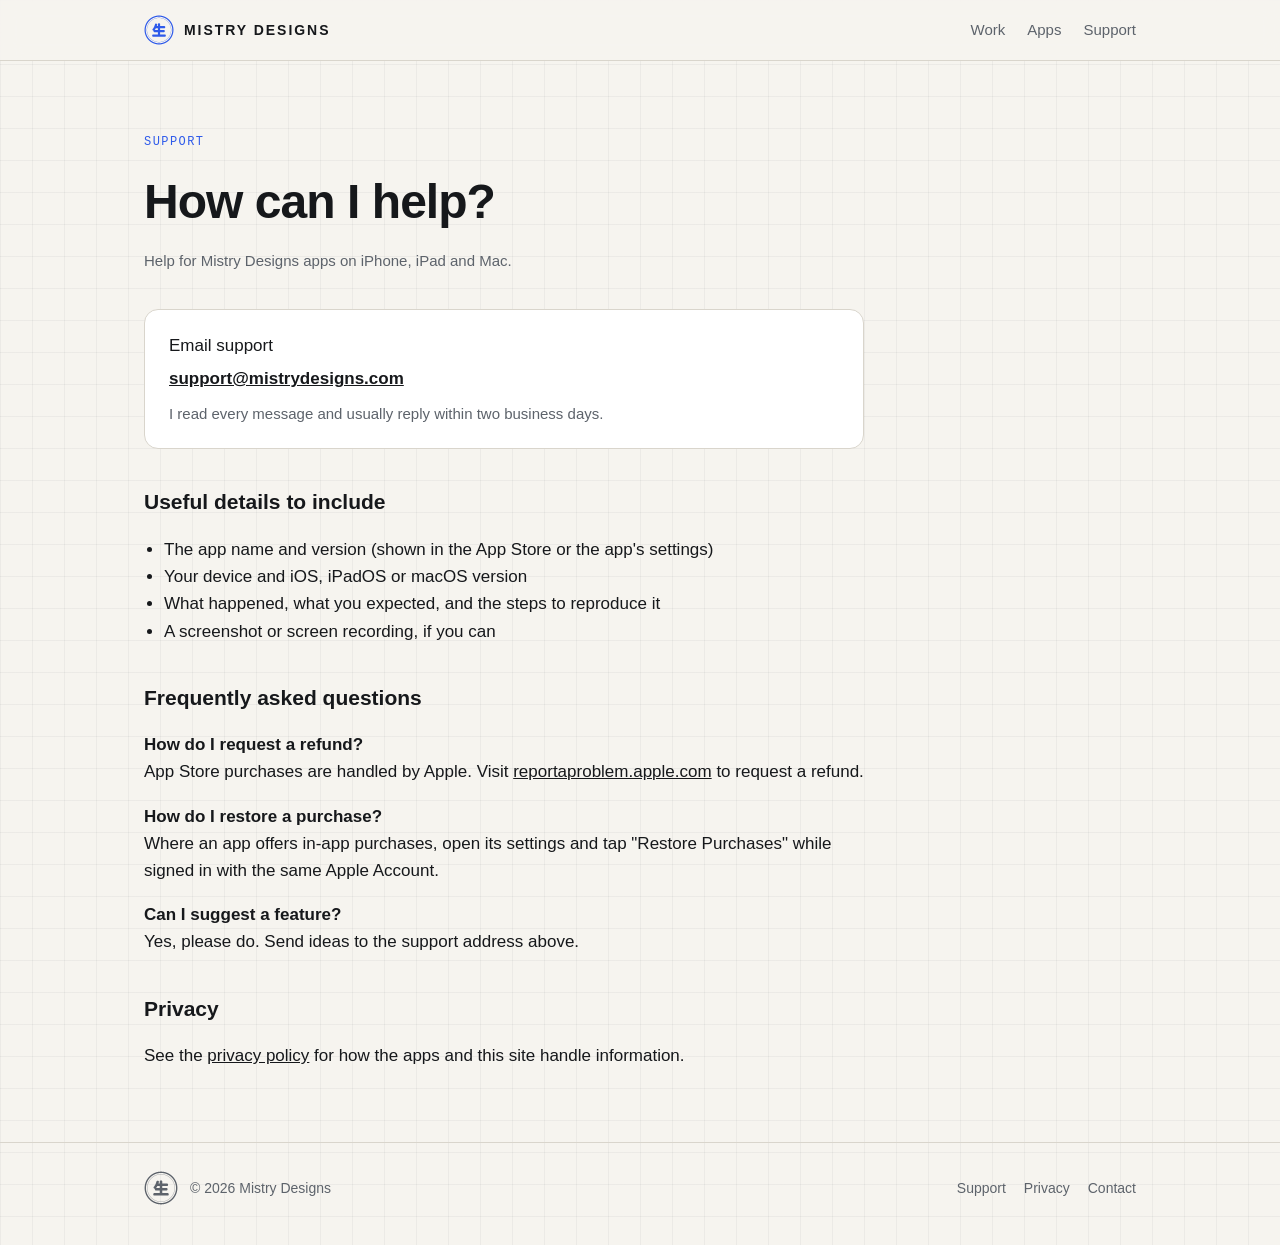
<file: support.html>
<!doctype html>
<html lang="en">
<head>
<meta charset="utf-8">
<meta name="viewport" content="width=device-width,initial-scale=1">
<title>Support — Mistry Designs</title>
<meta name="description" content="Get help with Mistry Designs apps.">
<link rel="stylesheet" href="style.css">
<link rel="icon" type="image/svg+xml" href="favicon.svg">
</head>
<body>
<header class="site"><div class="wrap">
  <a class="brand" href="index.html"><svg viewBox="4 4 112 112" aria-hidden="true"><path fill="currentColor" fill-rule="evenodd" d="M113.99 59.01 L113.98 58.67 L113.97 58.34 L113.96 58.01 L113.95 57.68 L113.93 57.35 L113.92 57.02 L113.90 56.69 L113.88 56.36 L113.85 56.03 L113.83 55.70 L113.80 55.37 L113.77 55.04 L113.74 54.71 L113.71 54.38 L113.67 54.05 L113.63 53.72 L113.59 53.39 L113.55 53.06 L113.51 52.73 L113.46 52.40 L113.42 52.08 L113.37 51.75 L113.31 51.42 L113.26 51.09 L113.20 50.77 L113.15 50.44 L113.09 50.12 L113.03 49.79 L112.96 49.47 L112.90 49.14 L112.83 48.82 L112.76 48.49 L112.69 48.17 L112.61 47.85 L112.54 47.52 L112.46 47.20 L112.38 46.88 L112.30 46.56 L112.22 46.24 L112.13 45.92 L112.04 45.60 L111.95 45.28 L111.86 44.96 L111.77 44.64 L111.67 44.32 L111.58 44.01 L111.48 43.69 L111.38 43.38 L111.27 43.06 L111.17 42.75 L111.06 42.43 L110.95 42.12 L110.84 41.81 L110.73 41.50 L110.62 41.19 L110.50 40.88 L110.38 40.57 L110.26 40.26 L110.14 39.95 L110.02 39.64 L109.89 39.34 L109.76 39.03 L109.63 38.72 L109.50 38.42 L109.37 38.12 L109.23 37.81 L109.10 37.51 L108.96 37.21 L108.82 36.91 L108.67 36.61 L108.53 36.31 L108.38 36.02 L108.23 35.72 L108.08 35.43 L107.93 35.13 L107.78 34.84 L107.62 34.54 L107.47 34.25 L107.31 33.96 L107.15 33.67 L106.98 33.38 L106.82 33.10 L106.65 32.81 L106.49 32.52 L106.32 32.24 L106.15 31.95 L105.97 31.67 L105.80 31.39 L105.62 31.11 L105.44 30.83 L105.26 30.55 L105.08 30.28 L104.90 30.00 L104.71 29.72 L104.53 29.45 L104.34 29.18 L104.15 28.91 L103.96 28.64 L103.76 28.37 L103.57 28.10 L103.37 27.83 L103.18 27.57 L102.98 27.30 L102.77 27.04 L102.57 26.78 L102.37 26.52 L102.16 26.26 L101.95 26.00 L101.74 25.74 L101.53 25.49 L101.32 25.23 L101.10 24.98 L100.89 24.73 L100.67 24.48 L100.45 24.23 L100.23 23.98 L100.01 23.74 L99.79 23.49 L99.56 23.25 L99.34 23.01 L99.11 22.76 L98.88 22.53 L98.65 22.29 L98.42 22.05 L98.18 21.82 L97.95 21.58 L97.71 21.35 L97.47 21.12 L97.24 20.89 L96.99 20.66 L96.75 20.44 L96.51 20.21 L96.26 19.99 L96.02 19.77 L95.77 19.55 L95.52 19.33 L95.27 19.11 L95.02 18.90 L94.77 18.68 L94.51 18.47 L94.26 18.26 L94.00 18.05 L93.74 17.84 L93.48 17.63 L93.22 17.43 L92.96 17.23 L92.70 17.02 L92.43 16.82 L92.17 16.63 L91.90 16.43 L91.63 16.24 L91.36 16.04 L91.09 15.85 L90.82 15.66 L90.55 15.47 L90.28 15.29 L90.00 15.10 L89.72 14.92 L89.45 14.74 L89.17 14.56 L88.89 14.38 L88.61 14.20 L88.33 14.03 L88.05 13.85 L87.76 13.68 L87.48 13.51 L87.19 13.35 L86.90 13.18 L86.62 13.02 L86.33 12.85 L86.04 12.69 L85.75 12.53 L85.46 12.38 L85.16 12.22 L84.87 12.07 L84.57 11.92 L84.28 11.77 L83.98 11.62 L83.69 11.47 L83.39 11.33 L83.09 11.18 L82.79 11.04 L82.49 10.90 L82.19 10.77 L81.88 10.63 L81.58 10.50 L81.28 10.37 L80.97 10.24 L80.66 10.11 L80.36 9.98 L80.05 9.86 L79.74 9.74 L79.43 9.62 L79.12 9.50 L78.81 9.38 L78.50 9.27 L78.19 9.16 L77.88 9.05 L77.57 8.94 L77.25 8.83 L76.94 8.73 L76.62 8.62 L76.31 8.52 L75.99 8.42 L75.68 8.33 L75.36 8.23 L75.04 8.14 L74.72 8.05 L74.40 7.96 L74.08 7.87 L73.76 7.78 L73.44 7.70 L73.12 7.62 L72.80 7.54 L72.48 7.46 L72.15 7.39 L71.83 7.31 L71.51 7.24 L71.18 7.17 L70.86 7.10 L70.53 7.04 L70.21 6.97 L69.88 6.91 L69.56 6.85 L69.23 6.80 L68.91 6.74 L68.58 6.69 L68.25 6.63 L67.92 6.58 L67.60 6.54 L67.27 6.49 L66.94 6.45 L66.61 6.41 L66.28 6.37 L65.95 6.33 L65.62 6.29 L65.29 6.26 L64.96 6.23 L64.63 6.20 L64.30 6.17 L63.97 6.15 L63.64 6.12 L63.31 6.10 L62.98 6.08 L62.65 6.07 L62.32 6.05 L61.99 6.04 L61.66 6.03 L61.33 6.02 L60.99 6.01 L60.66 6.00 L60.33 6.00 L60.00 6.00 L59.67 6.00 L59.34 6.00 L59.01 6.01 L58.67 6.02 L58.34 6.03 L58.01 6.04 L57.68 6.05 L57.35 6.07 L57.02 6.08 L56.69 6.10 L56.36 6.12 L56.03 6.15 L55.70 6.17 L55.37 6.20 L55.04 6.23 L54.71 6.26 L54.38 6.29 L54.05 6.33 L53.72 6.37 L53.39 6.41 L53.06 6.45 L52.73 6.49 L52.40 6.54 L52.08 6.58 L51.75 6.63 L51.42 6.69 L51.09 6.74 L50.77 6.80 L50.44 6.85 L50.12 6.91 L49.79 6.97 L49.47 7.04 L49.14 7.10 L48.82 7.17 L48.49 7.24 L48.17 7.31 L47.85 7.39 L47.52 7.46 L47.20 7.54 L46.88 7.62 L46.56 7.70 L46.24 7.78 L45.92 7.87 L45.60 7.96 L45.28 8.05 L44.96 8.14 L44.64 8.23 L44.32 8.33 L44.01 8.42 L43.69 8.52 L43.38 8.62 L43.06 8.73 L42.75 8.83 L42.43 8.94 L42.12 9.05 L41.81 9.16 L41.50 9.27 L41.19 9.38 L40.88 9.50 L40.57 9.62 L40.26 9.74 L39.95 9.86 L39.64 9.98 L39.34 10.11 L39.03 10.24 L38.72 10.37 L38.42 10.50 L38.12 10.63 L37.81 10.77 L37.51 10.90 L37.21 11.04 L36.91 11.18 L36.61 11.33 L36.31 11.47 L36.02 11.62 L35.72 11.77 L35.43 11.92 L35.13 12.07 L34.84 12.22 L34.54 12.38 L34.25 12.53 L33.96 12.69 L33.67 12.85 L33.38 13.02 L33.10 13.18 L32.81 13.35 L32.52 13.51 L32.24 13.68 L31.95 13.85 L31.67 14.03 L31.39 14.20 L31.11 14.38 L30.83 14.56 L30.55 14.74 L30.28 14.92 L30.00 15.10 L29.72 15.29 L29.45 15.47 L29.18 15.66 L28.91 15.85 L28.64 16.04 L28.37 16.24 L28.10 16.43 L27.83 16.63 L27.57 16.82 L27.30 17.02 L27.04 17.23 L26.78 17.43 L26.52 17.63 L26.26 17.84 L26.00 18.05 L25.74 18.26 L25.49 18.47 L25.23 18.68 L24.98 18.90 L24.73 19.11 L24.48 19.33 L24.23 19.55 L23.98 19.77 L23.74 19.99 L23.49 20.21 L23.25 20.44 L23.01 20.66 L22.76 20.89 L22.53 21.12 L22.29 21.35 L22.05 21.58 L21.82 21.82 L21.58 22.05 L21.35 22.29 L21.12 22.53 L20.89 22.76 L20.66 23.01 L20.44 23.25 L20.21 23.49 L19.99 23.74 L19.77 23.98 L19.55 24.23 L19.33 24.48 L19.11 24.73 L18.90 24.98 L18.68 25.23 L18.47 25.49 L18.26 25.74 L18.05 26.00 L17.84 26.26 L17.63 26.52 L17.43 26.78 L17.23 27.04 L17.02 27.30 L16.82 27.57 L16.63 27.83 L16.43 28.10 L16.24 28.37 L16.04 28.64 L15.85 28.91 L15.66 29.18 L15.47 29.45 L15.29 29.72 L15.10 30.00 L14.92 30.28 L14.74 30.55 L14.56 30.83 L14.38 31.11 L14.20 31.39 L14.03 31.67 L13.85 31.95 L13.68 32.24 L13.51 32.52 L13.35 32.81 L13.18 33.10 L13.02 33.38 L12.85 33.67 L12.69 33.96 L12.53 34.25 L12.38 34.54 L12.22 34.84 L12.07 35.13 L11.92 35.43 L11.77 35.72 L11.62 36.02 L11.47 36.31 L11.33 36.61 L11.18 36.91 L11.04 37.21 L10.90 37.51 L10.77 37.81 L10.63 38.12 L10.50 38.42 L10.37 38.72 L10.24 39.03 L10.11 39.34 L9.98 39.64 L9.86 39.95 L9.74 40.26 L9.62 40.57 L9.50 40.88 L9.38 41.19 L9.27 41.50 L9.16 41.81 L9.05 42.12 L8.94 42.43 L8.83 42.75 L8.73 43.06 L8.62 43.38 L8.52 43.69 L8.42 44.01 L8.33 44.32 L8.23 44.64 L8.14 44.96 L8.05 45.28 L7.96 45.60 L7.87 45.92 L7.78 46.24 L7.70 46.56 L7.62 46.88 L7.54 47.20 L7.46 47.52 L7.39 47.85 L7.31 48.17 L7.24 48.49 L7.17 48.82 L7.10 49.14 L7.04 49.47 L6.97 49.79 L6.91 50.12 L6.85 50.44 L6.80 50.77 L6.74 51.09 L6.69 51.42 L6.63 51.75 L6.58 52.08 L6.54 52.40 L6.49 52.73 L6.45 53.06 L6.41 53.39 L6.37 53.72 L6.33 54.05 L6.29 54.38 L6.26 54.71 L6.23 55.04 L6.20 55.37 L6.17 55.70 L6.15 56.03 L6.12 56.36 L6.10 56.69 L6.08 57.02 L6.07 57.35 L6.05 57.68 L6.04 58.01 L6.03 58.34 L6.02 58.67 L6.01 59.01 L6.00 59.34 L6.00 59.67 L6.00 60.00 L6.00 60.33 L6.00 60.66 L6.01 60.99 L6.02 61.33 L6.03 61.66 L6.04 61.99 L6.05 62.32 L6.07 62.65 L6.08 62.98 L6.10 63.31 L6.12 63.64 L6.15 63.97 L6.17 64.30 L6.20 64.63 L6.23 64.96 L6.26 65.29 L6.29 65.62 L6.33 65.95 L6.37 66.28 L6.41 66.61 L6.45 66.94 L6.49 67.27 L6.54 67.60 L6.58 67.92 L6.63 68.25 L6.69 68.58 L6.74 68.91 L6.80 69.23 L6.85 69.56 L6.91 69.88 L6.97 70.21 L7.04 70.53 L7.10 70.86 L7.17 71.18 L7.24 71.51 L7.31 71.83 L7.39 72.15 L7.46 72.48 L7.54 72.80 L7.62 73.12 L7.70 73.44 L7.78 73.76 L7.87 74.08 L7.96 74.40 L8.05 74.72 L8.14 75.04 L8.23 75.36 L8.33 75.68 L8.42 75.99 L8.52 76.31 L8.62 76.62 L8.73 76.94 L8.83 77.25 L8.94 77.57 L9.05 77.88 L9.16 78.19 L9.27 78.50 L9.38 78.81 L9.50 79.12 L9.62 79.43 L9.74 79.74 L9.86 80.05 L9.98 80.36 L10.11 80.66 L10.24 80.97 L10.37 81.28 L10.50 81.58 L10.63 81.88 L10.77 82.19 L10.90 82.49 L11.04 82.79 L11.18 83.09 L11.33 83.39 L11.47 83.69 L11.62 83.98 L11.77 84.28 L11.92 84.57 L12.07 84.87 L12.22 85.16 L12.38 85.46 L12.53 85.75 L12.69 86.04 L12.85 86.33 L13.02 86.62 L13.18 86.90 L13.35 87.19 L13.51 87.48 L13.68 87.76 L13.85 88.05 L14.03 88.33 L14.20 88.61 L14.38 88.89 L14.56 89.17 L14.74 89.45 L14.92 89.72 L15.10 90.00 L15.29 90.28 L15.47 90.55 L15.66 90.82 L15.85 91.09 L16.04 91.36 L16.24 91.63 L16.43 91.90 L16.63 92.17 L16.82 92.43 L17.02 92.70 L17.23 92.96 L17.43 93.22 L17.63 93.48 L17.84 93.74 L18.05 94.00 L18.26 94.26 L18.47 94.51 L18.68 94.77 L18.90 95.02 L19.11 95.27 L19.33 95.52 L19.55 95.77 L19.77 96.02 L19.99 96.26 L20.21 96.51 L20.44 96.75 L20.66 96.99 L20.89 97.24 L21.12 97.47 L21.35 97.71 L21.58 97.95 L21.82 98.18 L22.05 98.42 L22.29 98.65 L22.53 98.88 L22.76 99.11 L23.01 99.34 L23.25 99.56 L23.49 99.79 L23.74 100.01 L23.98 100.23 L24.23 100.45 L24.48 100.67 L24.73 100.89 L24.98 101.10 L25.23 101.32 L25.49 101.53 L25.74 101.74 L26.00 101.95 L26.26 102.16 L26.52 102.37 L26.78 102.57 L27.04 102.77 L27.30 102.98 L27.57 103.18 L27.83 103.37 L28.10 103.57 L28.37 103.76 L28.64 103.96 L28.91 104.15 L29.18 104.34 L29.45 104.53 L29.72 104.71 L30.00 104.90 L30.28 105.08 L30.55 105.26 L30.83 105.44 L31.11 105.62 L31.39 105.80 L31.67 105.97 L31.95 106.15 L32.24 106.32 L32.52 106.49 L32.81 106.65 L33.10 106.82 L33.38 106.98 L33.67 107.15 L33.96 107.31 L34.25 107.47 L34.54 107.62 L34.84 107.78 L35.13 107.93 L35.43 108.08 L35.72 108.23 L36.02 108.38 L36.31 108.53 L36.61 108.67 L36.91 108.82 L37.21 108.96 L37.51 109.10 L37.81 109.23 L38.12 109.37 L38.42 109.50 L38.72 109.63 L39.03 109.76 L39.34 109.89 L39.64 110.02 L39.95 110.14 L40.26 110.26 L40.57 110.38 L40.88 110.50 L41.19 110.62 L41.50 110.73 L41.81 110.84 L42.12 110.95 L42.43 111.06 L42.75 111.17 L43.06 111.27 L43.38 111.38 L43.69 111.48 L44.01 111.58 L44.32 111.67 L44.64 111.77 L44.96 111.86 L45.28 111.95 L45.60 112.04 L45.92 112.13 L46.24 112.22 L46.56 112.30 L46.88 112.38 L47.20 112.46 L47.52 112.54 L47.85 112.61 L48.17 112.69 L48.49 112.76 L48.82 112.83 L49.14 112.90 L49.47 112.96 L49.79 113.03 L50.12 113.09 L50.44 113.15 L50.77 113.20 L51.09 113.26 L51.42 113.31 L51.75 113.37 L52.08 113.42 L52.40 113.46 L52.73 113.51 L53.06 113.55 L53.39 113.59 L53.72 113.63 L54.05 113.67 L54.38 113.71 L54.71 113.74 L55.04 113.77 L55.37 113.80 L55.70 113.83 L56.03 113.85 L56.36 113.88 L56.69 113.90 L57.02 113.92 L57.35 113.93 L57.68 113.95 L58.01 113.96 L58.34 113.97 L58.67 113.98 L59.01 113.99 L59.34 114.00 L59.67 114.00 L60.00 114.00 L60.33 114.00 L60.66 114.00 L60.99 113.99 L61.33 113.98 L61.66 113.97 L61.99 113.96 L62.32 113.95 L62.65 113.93 L62.98 113.92 L63.31 113.90 L63.64 113.88 L63.97 113.85 L64.30 113.83 L64.63 113.80 L64.96 113.77 L65.29 113.74 L65.62 113.71 L65.95 113.67 L66.28 113.63 L66.61 113.59 L66.94 113.55 L67.27 113.51 L67.60 113.46 L67.92 113.42 L68.25 113.37 L68.58 113.31 L68.91 113.26 L69.23 113.20 L69.56 113.15 L69.88 113.09 L70.21 113.03 L70.53 112.96 L70.86 112.90 L71.18 112.83 L71.51 112.76 L71.83 112.69 L72.15 112.61 L72.48 112.54 L72.80 112.46 L73.12 112.38 L73.44 112.30 L73.76 112.22 L74.08 112.13 L74.40 112.04 L74.72 111.95 L75.04 111.86 L75.36 111.77 L75.68 111.67 L75.99 111.58 L76.31 111.48 L76.62 111.38 L76.94 111.27 L77.25 111.17 L77.57 111.06 L77.88 110.95 L78.19 110.84 L78.50 110.73 L78.81 110.62 L79.12 110.50 L79.43 110.38 L79.74 110.26 L80.05 110.14 L80.36 110.02 L80.66 109.89 L80.97 109.76 L81.28 109.63 L81.58 109.50 L81.88 109.37 L82.19 109.23 L82.49 109.10 L82.79 108.96 L83.09 108.82 L83.39 108.67 L83.69 108.53 L83.98 108.38 L84.28 108.23 L84.57 108.08 L84.87 107.93 L85.16 107.78 L85.46 107.62 L85.75 107.47 L86.04 107.31 L86.33 107.15 L86.62 106.98 L86.90 106.82 L87.19 106.65 L87.48 106.49 L87.76 106.32 L88.05 106.15 L88.33 105.97 L88.61 105.80 L88.89 105.62 L89.17 105.44 L89.45 105.26 L89.72 105.08 L90.00 104.90 L90.28 104.71 L90.55 104.53 L90.82 104.34 L91.09 104.15 L91.36 103.96 L91.63 103.76 L91.90 103.57 L92.17 103.37 L92.43 103.18 L92.70 102.98 L92.96 102.77 L93.22 102.57 L93.48 102.37 L93.74 102.16 L94.00 101.95 L94.26 101.74 L94.51 101.53 L94.77 101.32 L95.02 101.10 L95.27 100.89 L95.52 100.67 L95.77 100.45 L96.02 100.23 L96.26 100.01 L96.51 99.79 L96.75 99.56 L96.99 99.34 L97.24 99.11 L97.47 98.88 L97.71 98.65 L97.95 98.42 L98.18 98.18 L98.42 97.95 L98.65 97.71 L98.88 97.47 L99.11 97.24 L99.34 96.99 L99.56 96.75 L99.79 96.51 L100.01 96.26 L100.23 96.02 L100.45 95.77 L100.67 95.52 L100.89 95.27 L101.10 95.02 L101.32 94.77 L101.53 94.51 L101.74 94.26 L101.95 94.00 L102.16 93.74 L102.37 93.48 L102.57 93.22 L102.77 92.96 L102.98 92.70 L103.18 92.43 L103.37 92.17 L103.57 91.90 L103.76 91.63 L103.96 91.36 L104.15 91.09 L104.34 90.82 L104.53 90.55 L104.71 90.28 L104.90 90.00 L105.08 89.72 L105.26 89.45 L105.44 89.17 L105.62 88.89 L105.80 88.61 L105.97 88.33 L106.15 88.05 L106.32 87.76 L106.49 87.48 L106.65 87.19 L106.82 86.90 L106.98 86.62 L107.15 86.33 L107.31 86.04 L107.47 85.75 L107.62 85.46 L107.78 85.16 L107.93 84.87 L108.08 84.57 L108.23 84.28 L108.38 83.98 L108.53 83.69 L108.67 83.39 L108.82 83.09 L108.96 82.79 L109.10 82.49 L109.23 82.19 L109.37 81.88 L109.50 81.58 L109.63 81.28 L109.76 80.97 L109.89 80.66 L110.02 80.36 L110.14 80.05 L110.26 79.74 L110.38 79.43 L110.50 79.12 L110.62 78.81 L110.73 78.50 L110.84 78.19 L110.95 77.88 L111.06 77.57 L111.17 77.25 L111.27 76.94 L111.38 76.62 L111.48 76.31 L111.58 75.99 L111.67 75.68 L111.77 75.36 L111.86 75.04 L111.95 74.72 L112.04 74.40 L112.13 74.08 L112.22 73.76 L112.30 73.44 L112.38 73.12 L112.46 72.80 L112.54 72.48 L112.61 72.15 L112.69 71.83 L112.76 71.51 L112.83 71.18 L112.90 70.86 L112.96 70.53 L113.03 70.21 L113.09 69.88 L113.15 69.56 L113.20 69.23 L113.26 68.91 L113.31 68.58 L113.37 68.25 L113.42 67.92 L113.46 67.60 L113.51 67.27 L113.55 66.94 L113.59 66.61 L113.63 66.28 L113.67 65.95 L113.71 65.62 L113.74 65.29 L113.77 64.96 L113.80 64.63 L113.83 64.30 L113.85 63.97 L113.88 63.64 L113.90 63.31 L113.92 62.98 L113.93 62.65 L113.95 62.32 L113.96 61.99 L113.97 61.66 L113.98 61.33 L113.99 60.99 L114.00 60.66 L114.00 60.33 L114.00 60.00 L114.00 59.67 L114.00 59.34 L113.99 59.01 Z M109.49 60.91 L109.49 61.21 L109.48 61.52 L109.47 61.82 L109.45 62.13 L109.44 62.43 L109.42 62.73 L109.41 63.04 L109.39 63.34 L109.37 63.64 L109.34 63.94 L109.32 64.25 L109.29 64.55 L109.26 64.85 L109.23 65.15 L109.20 65.46 L109.16 65.76 L109.13 66.06 L109.09 66.36 L109.05 66.66 L109.01 66.96 L108.96 67.26 L108.92 67.56 L108.87 67.86 L108.82 68.16 L108.77 68.46 L108.72 68.76 L108.66 69.06 L108.61 69.36 L108.55 69.66 L108.49 69.95 L108.43 70.25 L108.36 70.55 L108.30 70.85 L108.23 71.14 L108.16 71.44 L108.09 71.73 L108.02 72.03 L107.94 72.32 L107.87 72.62 L107.79 72.91 L107.71 73.20 L107.63 73.49 L107.54 73.79 L107.46 74.08 L107.37 74.37 L107.28 74.66 L107.19 74.95 L107.10 75.24 L107.00 75.53 L106.91 75.82 L106.81 76.10 L106.71 76.39 L106.61 76.68 L106.50 76.96 L106.40 77.25 L106.29 77.53 L106.18 77.81 L106.07 78.10 L105.96 78.38 L105.85 78.66 L105.73 78.94 L105.61 79.22 L105.50 79.50 L105.38 79.78 L105.25 80.06 L105.13 80.34 L105.00 80.61 L104.88 80.89 L104.75 81.16 L104.62 81.44 L104.48 81.71 L104.35 81.98 L104.21 82.26 L104.08 82.53 L103.94 82.80 L103.80 83.07 L103.66 83.33 L103.51 83.60 L103.37 83.87 L103.22 84.13 L103.07 84.40 L102.92 84.66 L102.77 84.93 L102.61 85.19 L102.46 85.45 L102.30 85.71 L102.14 85.97 L101.98 86.23 L101.82 86.48 L101.66 86.74 L101.49 86.99 L101.33 87.25 L101.16 87.50 L100.99 87.75 L100.82 88.00 L100.64 88.25 L100.47 88.50 L100.29 88.75 L100.12 89.00 L99.94 89.24 L99.76 89.49 L99.58 89.73 L99.39 89.97 L99.21 90.21 L99.02 90.45 L98.84 90.69 L98.65 90.93 L98.46 91.17 L98.26 91.40 L98.07 91.64 L97.88 91.87 L97.68 92.10 L97.48 92.33 L97.28 92.56 L97.08 92.79 L96.88 93.02 L96.68 93.24 L96.47 93.47 L96.27 93.69 L96.06 93.91 L95.85 94.13 L95.64 94.35 L95.43 94.57 L95.22 94.79 L95.00 95.00 L94.79 95.22 L94.57 95.43 L94.35 95.64 L94.13 95.85 L93.91 96.06 L93.69 96.27 L93.47 96.47 L93.24 96.68 L93.02 96.88 L92.79 97.08 L92.56 97.28 L92.33 97.48 L92.10 97.68 L91.87 97.88 L91.64 98.07 L91.40 98.26 L91.17 98.46 L90.93 98.65 L90.69 98.84 L90.45 99.02 L90.21 99.21 L89.97 99.39 L89.73 99.58 L89.49 99.76 L89.24 99.94 L89.00 100.12 L88.75 100.29 L88.50 100.47 L88.25 100.64 L88.00 100.82 L87.75 100.99 L87.50 101.16 L87.25 101.33 L86.99 101.49 L86.74 101.66 L86.48 101.82 L86.23 101.98 L85.97 102.14 L85.71 102.30 L85.45 102.46 L85.19 102.61 L84.93 102.77 L84.66 102.92 L84.40 103.07 L84.13 103.22 L83.87 103.37 L83.60 103.51 L83.33 103.66 L83.07 103.80 L82.80 103.94 L82.53 104.08 L82.26 104.21 L81.98 104.35 L81.71 104.48 L81.44 104.62 L81.16 104.75 L80.89 104.88 L80.61 105.00 L80.34 105.13 L80.06 105.25 L79.78 105.38 L79.50 105.50 L79.22 105.61 L78.94 105.73 L78.66 105.85 L78.38 105.96 L78.10 106.07 L77.81 106.18 L77.53 106.29 L77.25 106.40 L76.96 106.50 L76.68 106.61 L76.39 106.71 L76.10 106.81 L75.82 106.91 L75.53 107.00 L75.24 107.10 L74.95 107.19 L74.66 107.28 L74.37 107.37 L74.08 107.46 L73.79 107.54 L73.49 107.63 L73.20 107.71 L72.91 107.79 L72.62 107.87 L72.32 107.94 L72.03 108.02 L71.73 108.09 L71.44 108.16 L71.14 108.23 L70.85 108.30 L70.55 108.36 L70.25 108.43 L69.95 108.49 L69.66 108.55 L69.36 108.61 L69.06 108.66 L68.76 108.72 L68.46 108.77 L68.16 108.82 L67.86 108.87 L67.56 108.92 L67.26 108.96 L66.96 109.01 L66.66 109.05 L66.36 109.09 L66.06 109.13 L65.76 109.16 L65.46 109.20 L65.15 109.23 L64.85 109.26 L64.55 109.29 L64.25 109.32 L63.94 109.34 L63.64 109.37 L63.34 109.39 L63.04 109.41 L62.73 109.42 L62.43 109.44 L62.13 109.45 L61.82 109.47 L61.52 109.48 L61.21 109.49 L60.91 109.49 L60.61 109.50 L60.30 109.50 L60.00 109.50 L59.70 109.50 L59.39 109.50 L59.09 109.49 L58.79 109.49 L58.48 109.48 L58.18 109.47 L57.87 109.45 L57.57 109.44 L57.27 109.42 L56.96 109.41 L56.66 109.39 L56.36 109.37 L56.06 109.34 L55.75 109.32 L55.45 109.29 L55.15 109.26 L54.85 109.23 L54.54 109.20 L54.24 109.16 L53.94 109.13 L53.64 109.09 L53.34 109.05 L53.04 109.01 L52.74 108.96 L52.44 108.92 L52.14 108.87 L51.84 108.82 L51.54 108.77 L51.24 108.72 L50.94 108.66 L50.64 108.61 L50.34 108.55 L50.05 108.49 L49.75 108.43 L49.45 108.36 L49.15 108.30 L48.86 108.23 L48.56 108.16 L48.27 108.09 L47.97 108.02 L47.68 107.94 L47.38 107.87 L47.09 107.79 L46.80 107.71 L46.51 107.63 L46.21 107.54 L45.92 107.46 L45.63 107.37 L45.34 107.28 L45.05 107.19 L44.76 107.10 L44.47 107.00 L44.18 106.91 L43.90 106.81 L43.61 106.71 L43.32 106.61 L43.04 106.50 L42.75 106.40 L42.47 106.29 L42.19 106.18 L41.90 106.07 L41.62 105.96 L41.34 105.85 L41.06 105.73 L40.78 105.61 L40.50 105.50 L40.22 105.38 L39.94 105.25 L39.66 105.13 L39.39 105.00 L39.11 104.88 L38.84 104.75 L38.56 104.62 L38.29 104.48 L38.02 104.35 L37.74 104.21 L37.47 104.08 L37.20 103.94 L36.93 103.80 L36.67 103.66 L36.40 103.51 L36.13 103.37 L35.87 103.22 L35.60 103.07 L35.34 102.92 L35.07 102.77 L34.81 102.61 L34.55 102.46 L34.29 102.30 L34.03 102.14 L33.77 101.98 L33.52 101.82 L33.26 101.66 L33.01 101.49 L32.75 101.33 L32.50 101.16 L32.25 100.99 L32.00 100.82 L31.75 100.64 L31.50 100.47 L31.25 100.29 L31.00 100.12 L30.76 99.94 L30.51 99.76 L30.27 99.58 L30.03 99.39 L29.79 99.21 L29.55 99.02 L29.31 98.84 L29.07 98.65 L28.83 98.46 L28.60 98.26 L28.36 98.07 L28.13 97.88 L27.90 97.68 L27.67 97.48 L27.44 97.28 L27.21 97.08 L26.98 96.88 L26.76 96.68 L26.53 96.47 L26.31 96.27 L26.09 96.06 L25.87 95.85 L25.65 95.64 L25.43 95.43 L25.21 95.22 L25.00 95.00 L24.78 94.79 L24.57 94.57 L24.36 94.35 L24.15 94.13 L23.94 93.91 L23.73 93.69 L23.53 93.47 L23.32 93.24 L23.12 93.02 L22.92 92.79 L22.72 92.56 L22.52 92.33 L22.32 92.10 L22.12 91.87 L21.93 91.64 L21.74 91.40 L21.54 91.17 L21.35 90.93 L21.16 90.69 L20.98 90.45 L20.79 90.21 L20.61 89.97 L20.42 89.73 L20.24 89.49 L20.06 89.24 L19.88 89.00 L19.71 88.75 L19.53 88.50 L19.36 88.25 L19.18 88.00 L19.01 87.75 L18.84 87.50 L18.67 87.25 L18.51 86.99 L18.34 86.74 L18.18 86.48 L18.02 86.23 L17.86 85.97 L17.70 85.71 L17.54 85.45 L17.39 85.19 L17.23 84.93 L17.08 84.66 L16.93 84.40 L16.78 84.13 L16.63 83.87 L16.49 83.60 L16.34 83.33 L16.20 83.07 L16.06 82.80 L15.92 82.53 L15.79 82.26 L15.65 81.98 L15.52 81.71 L15.38 81.44 L15.25 81.16 L15.12 80.89 L15.00 80.61 L14.87 80.34 L14.75 80.06 L14.62 79.78 L14.50 79.50 L14.39 79.22 L14.27 78.94 L14.15 78.66 L14.04 78.38 L13.93 78.10 L13.82 77.81 L13.71 77.53 L13.60 77.25 L13.50 76.96 L13.39 76.68 L13.29 76.39 L13.19 76.10 L13.09 75.82 L13.00 75.53 L12.90 75.24 L12.81 74.95 L12.72 74.66 L12.63 74.37 L12.54 74.08 L12.46 73.79 L12.37 73.49 L12.29 73.20 L12.21 72.91 L12.13 72.62 L12.06 72.32 L11.98 72.03 L11.91 71.73 L11.84 71.44 L11.77 71.14 L11.70 70.85 L11.64 70.55 L11.57 70.25 L11.51 69.95 L11.45 69.66 L11.39 69.36 L11.34 69.06 L11.28 68.76 L11.23 68.46 L11.18 68.16 L11.13 67.86 L11.08 67.56 L11.04 67.26 L10.99 66.96 L10.95 66.66 L10.91 66.36 L10.87 66.06 L10.84 65.76 L10.80 65.46 L10.77 65.15 L10.74 64.85 L10.71 64.55 L10.68 64.25 L10.66 63.94 L10.63 63.64 L10.61 63.34 L10.59 63.04 L10.58 62.73 L10.56 62.43 L10.55 62.13 L10.53 61.82 L10.52 61.52 L10.51 61.21 L10.51 60.91 L10.50 60.61 L10.50 60.30 L10.50 60.00 L10.50 59.70 L10.50 59.39 L10.51 59.09 L10.51 58.79 L10.52 58.48 L10.53 58.18 L10.55 57.87 L10.56 57.57 L10.58 57.27 L10.59 56.96 L10.61 56.66 L10.63 56.36 L10.66 56.06 L10.68 55.75 L10.71 55.45 L10.74 55.15 L10.77 54.85 L10.80 54.54 L10.84 54.24 L10.87 53.94 L10.91 53.64 L10.95 53.34 L10.99 53.04 L11.04 52.74 L11.08 52.44 L11.13 52.14 L11.18 51.84 L11.23 51.54 L11.28 51.24 L11.34 50.94 L11.39 50.64 L11.45 50.34 L11.51 50.05 L11.57 49.75 L11.64 49.45 L11.70 49.15 L11.77 48.86 L11.84 48.56 L11.91 48.27 L11.98 47.97 L12.06 47.68 L12.13 47.38 L12.21 47.09 L12.29 46.80 L12.37 46.51 L12.46 46.21 L12.54 45.92 L12.63 45.63 L12.72 45.34 L12.81 45.05 L12.90 44.76 L13.00 44.47 L13.09 44.18 L13.19 43.90 L13.29 43.61 L13.39 43.32 L13.50 43.04 L13.60 42.75 L13.71 42.47 L13.82 42.19 L13.93 41.90 L14.04 41.62 L14.15 41.34 L14.27 41.06 L14.39 40.78 L14.50 40.50 L14.62 40.22 L14.75 39.94 L14.87 39.66 L15.00 39.39 L15.12 39.11 L15.25 38.84 L15.38 38.56 L15.52 38.29 L15.65 38.02 L15.79 37.74 L15.92 37.47 L16.06 37.20 L16.20 36.93 L16.34 36.67 L16.49 36.40 L16.63 36.13 L16.78 35.87 L16.93 35.60 L17.08 35.34 L17.23 35.07 L17.39 34.81 L17.54 34.55 L17.70 34.29 L17.86 34.03 L18.02 33.77 L18.18 33.52 L18.34 33.26 L18.51 33.01 L18.67 32.75 L18.84 32.50 L19.01 32.25 L19.18 32.00 L19.36 31.75 L19.53 31.50 L19.71 31.25 L19.88 31.00 L20.06 30.76 L20.24 30.51 L20.42 30.27 L20.61 30.03 L20.79 29.79 L20.98 29.55 L21.16 29.31 L21.35 29.07 L21.54 28.83 L21.74 28.60 L21.93 28.36 L22.12 28.13 L22.32 27.90 L22.52 27.67 L22.72 27.44 L22.92 27.21 L23.12 26.98 L23.32 26.76 L23.53 26.53 L23.73 26.31 L23.94 26.09 L24.15 25.87 L24.36 25.65 L24.57 25.43 L24.78 25.21 L25.00 25.00 L25.21 24.78 L25.43 24.57 L25.65 24.36 L25.87 24.15 L26.09 23.94 L26.31 23.73 L26.53 23.53 L26.76 23.32 L26.98 23.12 L27.21 22.92 L27.44 22.72 L27.67 22.52 L27.90 22.32 L28.13 22.12 L28.36 21.93 L28.60 21.74 L28.83 21.54 L29.07 21.35 L29.31 21.16 L29.55 20.98 L29.79 20.79 L30.03 20.61 L30.27 20.42 L30.51 20.24 L30.76 20.06 L31.00 19.88 L31.25 19.71 L31.50 19.53 L31.75 19.36 L32.00 19.18 L32.25 19.01 L32.50 18.84 L32.75 18.67 L33.01 18.51 L33.26 18.34 L33.52 18.18 L33.77 18.02 L34.03 17.86 L34.29 17.70 L34.55 17.54 L34.81 17.39 L35.07 17.23 L35.34 17.08 L35.60 16.93 L35.87 16.78 L36.13 16.63 L36.40 16.49 L36.67 16.34 L36.93 16.20 L37.20 16.06 L37.47 15.92 L37.74 15.79 L38.02 15.65 L38.29 15.52 L38.56 15.38 L38.84 15.25 L39.11 15.12 L39.39 15.00 L39.66 14.87 L39.94 14.75 L40.22 14.62 L40.50 14.50 L40.78 14.39 L41.06 14.27 L41.34 14.15 L41.62 14.04 L41.90 13.93 L42.19 13.82 L42.47 13.71 L42.75 13.60 L43.04 13.50 L43.32 13.39 L43.61 13.29 L43.90 13.19 L44.18 13.09 L44.47 13.00 L44.76 12.90 L45.05 12.81 L45.34 12.72 L45.63 12.63 L45.92 12.54 L46.21 12.46 L46.51 12.37 L46.80 12.29 L47.09 12.21 L47.38 12.13 L47.68 12.06 L47.97 11.98 L48.27 11.91 L48.56 11.84 L48.86 11.77 L49.15 11.70 L49.45 11.64 L49.75 11.57 L50.05 11.51 L50.34 11.45 L50.64 11.39 L50.94 11.34 L51.24 11.28 L51.54 11.23 L51.84 11.18 L52.14 11.13 L52.44 11.08 L52.74 11.04 L53.04 10.99 L53.34 10.95 L53.64 10.91 L53.94 10.87 L54.24 10.84 L54.54 10.80 L54.85 10.77 L55.15 10.74 L55.45 10.71 L55.75 10.68 L56.06 10.66 L56.36 10.63 L56.66 10.61 L56.96 10.59 L57.27 10.58 L57.57 10.56 L57.87 10.55 L58.18 10.53 L58.48 10.52 L58.79 10.51 L59.09 10.51 L59.39 10.50 L59.70 10.50 L60.00 10.50 L60.30 10.50 L60.61 10.50 L60.91 10.51 L61.21 10.51 L61.52 10.52 L61.82 10.53 L62.13 10.55 L62.43 10.56 L62.73 10.58 L63.04 10.59 L63.34 10.61 L63.64 10.63 L63.94 10.66 L64.25 10.68 L64.55 10.71 L64.85 10.74 L65.15 10.77 L65.46 10.80 L65.76 10.84 L66.06 10.87 L66.36 10.91 L66.66 10.95 L66.96 10.99 L67.26 11.04 L67.56 11.08 L67.86 11.13 L68.16 11.18 L68.46 11.23 L68.76 11.28 L69.06 11.34 L69.36 11.39 L69.66 11.45 L69.95 11.51 L70.25 11.57 L70.55 11.64 L70.85 11.70 L71.14 11.77 L71.44 11.84 L71.73 11.91 L72.03 11.98 L72.32 12.06 L72.62 12.13 L72.91 12.21 L73.20 12.29 L73.49 12.37 L73.79 12.46 L74.08 12.54 L74.37 12.63 L74.66 12.72 L74.95 12.81 L75.24 12.90 L75.53 13.00 L75.82 13.09 L76.10 13.19 L76.39 13.29 L76.68 13.39 L76.96 13.50 L77.25 13.60 L77.53 13.71 L77.81 13.82 L78.10 13.93 L78.38 14.04 L78.66 14.15 L78.94 14.27 L79.22 14.39 L79.50 14.50 L79.78 14.62 L80.06 14.75 L80.34 14.87 L80.61 15.00 L80.89 15.12 L81.16 15.25 L81.44 15.38 L81.71 15.52 L81.98 15.65 L82.26 15.79 L82.53 15.92 L82.80 16.06 L83.07 16.20 L83.33 16.34 L83.60 16.49 L83.87 16.63 L84.13 16.78 L84.40 16.93 L84.66 17.08 L84.93 17.23 L85.19 17.39 L85.45 17.54 L85.71 17.70 L85.97 17.86 L86.23 18.02 L86.48 18.18 L86.74 18.34 L86.99 18.51 L87.25 18.67 L87.50 18.84 L87.75 19.01 L88.00 19.18 L88.25 19.36 L88.50 19.53 L88.75 19.71 L89.00 19.88 L89.24 20.06 L89.49 20.24 L89.73 20.42 L89.97 20.61 L90.21 20.79 L90.45 20.98 L90.69 21.16 L90.93 21.35 L91.17 21.54 L91.40 21.74 L91.64 21.93 L91.87 22.12 L92.10 22.32 L92.33 22.52 L92.56 22.72 L92.79 22.92 L93.02 23.12 L93.24 23.32 L93.47 23.53 L93.69 23.73 L93.91 23.94 L94.13 24.15 L94.35 24.36 L94.57 24.57 L94.79 24.78 L95.00 25.00 L95.22 25.21 L95.43 25.43 L95.64 25.65 L95.85 25.87 L96.06 26.09 L96.27 26.31 L96.47 26.53 L96.68 26.76 L96.88 26.98 L97.08 27.21 L97.28 27.44 L97.48 27.67 L97.68 27.90 L97.88 28.13 L98.07 28.36 L98.26 28.60 L98.46 28.83 L98.65 29.07 L98.84 29.31 L99.02 29.55 L99.21 29.79 L99.39 30.03 L99.58 30.27 L99.76 30.51 L99.94 30.76 L100.12 31.00 L100.29 31.25 L100.47 31.50 L100.64 31.75 L100.82 32.00 L100.99 32.25 L101.16 32.50 L101.33 32.75 L101.49 33.01 L101.66 33.26 L101.82 33.52 L101.98 33.77 L102.14 34.03 L102.30 34.29 L102.46 34.55 L102.61 34.81 L102.77 35.07 L102.92 35.34 L103.07 35.60 L103.22 35.87 L103.37 36.13 L103.51 36.40 L103.66 36.67 L103.80 36.93 L103.94 37.20 L104.08 37.47 L104.21 37.74 L104.35 38.02 L104.48 38.29 L104.62 38.56 L104.75 38.84 L104.88 39.11 L105.00 39.39 L105.13 39.66 L105.25 39.94 L105.38 40.22 L105.50 40.50 L105.61 40.78 L105.73 41.06 L105.85 41.34 L105.96 41.62 L106.07 41.90 L106.18 42.19 L106.29 42.47 L106.40 42.75 L106.50 43.04 L106.61 43.32 L106.71 43.61 L106.81 43.90 L106.91 44.18 L107.00 44.47 L107.10 44.76 L107.19 45.05 L107.28 45.34 L107.37 45.63 L107.46 45.92 L107.54 46.21 L107.63 46.51 L107.71 46.80 L107.79 47.09 L107.87 47.38 L107.94 47.68 L108.02 47.97 L108.09 48.27 L108.16 48.56 L108.23 48.86 L108.30 49.15 L108.36 49.45 L108.43 49.75 L108.49 50.05 L108.55 50.34 L108.61 50.64 L108.66 50.94 L108.72 51.24 L108.77 51.54 L108.82 51.84 L108.87 52.14 L108.92 52.44 L108.96 52.74 L109.01 53.04 L109.05 53.34 L109.09 53.64 L109.13 53.94 L109.16 54.24 L109.20 54.54 L109.23 54.85 L109.26 55.15 L109.29 55.45 L109.32 55.75 L109.34 56.06 L109.37 56.36 L109.39 56.66 L109.41 56.96 L109.42 57.27 L109.44 57.57 L109.45 57.87 L109.47 58.18 L109.48 58.48 L109.49 58.79 L109.49 59.09 L109.50 59.39 L109.50 59.70 L109.50 60.00 L109.50 60.30 L109.50 60.61 L109.49 60.91 Z M105.59 58.88 L105.58 58.60 L105.57 58.32 L105.56 58.04 L105.55 57.76 L105.53 57.48 L105.51 57.20 L105.50 56.92 L105.48 56.65 L105.46 56.37 L105.43 56.09 L105.41 55.81 L105.38 55.53 L105.35 55.25 L105.32 54.97 L105.29 54.70 L105.26 54.42 L105.22 54.14 L105.19 53.86 L105.15 53.59 L105.11 53.31 L105.06 53.03 L105.02 52.76 L104.98 52.48 L104.93 52.20 L104.88 51.93 L104.83 51.65 L104.78 51.38 L104.72 51.10 L104.67 50.83 L104.61 50.56 L104.55 50.28 L104.49 50.01 L104.43 49.74 L104.37 49.46 L104.30 49.19 L104.23 48.92 L104.16 48.65 L104.09 48.38 L104.02 48.11 L103.95 47.84 L103.87 47.57 L103.80 47.30 L103.72 47.03 L103.64 46.76 L103.55 46.50 L103.47 46.23 L103.39 45.96 L103.30 45.70 L103.21 45.43 L103.12 45.17 L103.03 44.90 L102.93 44.64 L102.84 44.37 L102.74 44.11 L102.64 43.85 L102.54 43.59 L102.44 43.33 L102.34 43.07 L102.24 42.81 L102.13 42.55 L102.02 42.29 L101.91 42.03 L101.80 41.78 L101.69 41.52 L101.57 41.27 L101.46 41.01 L101.34 40.76 L101.22 40.50 L101.10 40.25 L100.98 40.00 L100.86 39.75 L100.73 39.50 L100.60 39.25 L100.48 39.00 L100.35 38.75 L100.22 38.50 L100.08 38.26 L99.95 38.01 L99.81 37.77 L99.68 37.52 L99.54 37.28 L99.40 37.04 L99.26 36.80 L99.11 36.56 L98.97 36.32 L98.82 36.08 L98.67 35.84 L98.53 35.60 L98.37 35.37 L98.22 35.13 L98.07 34.90 L97.92 34.67 L97.76 34.43 L97.60 34.20 L97.44 33.97 L97.28 33.74 L97.12 33.51 L96.96 33.29 L96.79 33.06 L96.63 32.84 L96.46 32.61 L96.29 32.39 L96.12 32.17 L95.95 31.95 L95.78 31.73 L95.60 31.51 L95.43 31.29 L95.25 31.07 L95.07 30.86 L94.89 30.64 L94.71 30.43 L94.53 30.22 L94.35 30.00 L94.16 29.79 L93.97 29.58 L93.79 29.38 L93.60 29.17 L93.41 28.96 L93.22 28.76 L93.03 28.56 L92.83 28.35 L92.64 28.15 L92.44 27.95 L92.24 27.76 L92.05 27.56 L91.85 27.36 L91.65 27.17 L91.44 26.97 L91.24 26.78 L91.04 26.59 L90.83 26.40 L90.62 26.21 L90.42 26.03 L90.21 25.84 L90.00 25.65 L89.78 25.47 L89.57 25.29 L89.36 25.11 L89.14 24.93 L88.93 24.75 L88.71 24.57 L88.49 24.40 L88.27 24.22 L88.05 24.05 L87.83 23.88 L87.61 23.71 L87.39 23.54 L87.16 23.37 L86.94 23.21 L86.71 23.04 L86.49 22.88 L86.26 22.72 L86.03 22.56 L85.80 22.40 L85.57 22.24 L85.33 22.08 L85.10 21.93 L84.87 21.78 L84.63 21.63 L84.40 21.47 L84.16 21.33 L83.92 21.18 L83.68 21.03 L83.44 20.89 L83.20 20.74 L82.96 20.60 L82.72 20.46 L82.48 20.32 L82.23 20.19 L81.99 20.05 L81.74 19.92 L81.50 19.78 L81.25 19.65 L81.00 19.52 L80.75 19.40 L80.50 19.27 L80.25 19.14 L80.00 19.02 L79.75 18.90 L79.50 18.78 L79.24 18.66 L78.99 18.54 L78.73 18.43 L78.48 18.31 L78.22 18.20 L77.97 18.09 L77.71 17.98 L77.45 17.87 L77.19 17.76 L76.93 17.66 L76.67 17.56 L76.41 17.46 L76.15 17.36 L75.89 17.26 L75.63 17.16 L75.36 17.07 L75.10 16.97 L74.83 16.88 L74.57 16.79 L74.30 16.70 L74.04 16.61 L73.77 16.53 L73.50 16.45 L73.24 16.36 L72.97 16.28 L72.70 16.20 L72.43 16.13 L72.16 16.05 L71.89 15.98 L71.62 15.91 L71.35 15.84 L71.08 15.77 L70.81 15.70 L70.54 15.63 L70.26 15.57 L69.99 15.51 L69.72 15.45 L69.44 15.39 L69.17 15.33 L68.90 15.28 L68.62 15.22 L68.35 15.17 L68.07 15.12 L67.80 15.07 L67.52 15.02 L67.24 14.98 L66.97 14.94 L66.69 14.89 L66.41 14.85 L66.14 14.81 L65.86 14.78 L65.58 14.74 L65.30 14.71 L65.03 14.68 L64.75 14.65 L64.47 14.62 L64.19 14.59 L63.91 14.57 L63.63 14.54 L63.35 14.52 L63.08 14.50 L62.80 14.49 L62.52 14.47 L62.24 14.45 L61.96 14.44 L61.68 14.43 L61.40 14.42 L61.12 14.41 L60.84 14.41 L60.56 14.40 L60.28 14.40 L60.00 14.40 L59.72 14.40 L59.44 14.40 L59.16 14.41 L58.88 14.41 L58.60 14.42 L58.32 14.43 L58.04 14.44 L57.76 14.45 L57.48 14.47 L57.20 14.49 L56.92 14.50 L56.65 14.52 L56.37 14.54 L56.09 14.57 L55.81 14.59 L55.53 14.62 L55.25 14.65 L54.97 14.68 L54.70 14.71 L54.42 14.74 L54.14 14.78 L53.86 14.81 L53.59 14.85 L53.31 14.89 L53.03 14.94 L52.76 14.98 L52.48 15.02 L52.20 15.07 L51.93 15.12 L51.65 15.17 L51.38 15.22 L51.10 15.28 L50.83 15.33 L50.56 15.39 L50.28 15.45 L50.01 15.51 L49.74 15.57 L49.46 15.63 L49.19 15.70 L48.92 15.77 L48.65 15.84 L48.38 15.91 L48.11 15.98 L47.84 16.05 L47.57 16.13 L47.30 16.20 L47.03 16.28 L46.76 16.36 L46.50 16.45 L46.23 16.53 L45.96 16.61 L45.70 16.70 L45.43 16.79 L45.17 16.88 L44.90 16.97 L44.64 17.07 L44.37 17.16 L44.11 17.26 L43.85 17.36 L43.59 17.46 L43.33 17.56 L43.07 17.66 L42.81 17.76 L42.55 17.87 L42.29 17.98 L42.03 18.09 L41.78 18.20 L41.52 18.31 L41.27 18.43 L41.01 18.54 L40.76 18.66 L40.50 18.78 L40.25 18.90 L40.00 19.02 L39.75 19.14 L39.50 19.27 L39.25 19.40 L39.00 19.52 L38.75 19.65 L38.50 19.78 L38.26 19.92 L38.01 20.05 L37.77 20.19 L37.52 20.32 L37.28 20.46 L37.04 20.60 L36.80 20.74 L36.56 20.89 L36.32 21.03 L36.08 21.18 L35.84 21.33 L35.60 21.47 L35.37 21.63 L35.13 21.78 L34.90 21.93 L34.67 22.08 L34.43 22.24 L34.20 22.40 L33.97 22.56 L33.74 22.72 L33.51 22.88 L33.29 23.04 L33.06 23.21 L32.84 23.37 L32.61 23.54 L32.39 23.71 L32.17 23.88 L31.95 24.05 L31.73 24.22 L31.51 24.40 L31.29 24.57 L31.07 24.75 L30.86 24.93 L30.64 25.11 L30.43 25.29 L30.22 25.47 L30.00 25.65 L29.79 25.84 L29.58 26.03 L29.38 26.21 L29.17 26.40 L28.96 26.59 L28.76 26.78 L28.56 26.97 L28.35 27.17 L28.15 27.36 L27.95 27.56 L27.76 27.76 L27.56 27.95 L27.36 28.15 L27.17 28.35 L26.97 28.56 L26.78 28.76 L26.59 28.96 L26.40 29.17 L26.21 29.38 L26.03 29.58 L25.84 29.79 L25.65 30.00 L25.47 30.22 L25.29 30.43 L25.11 30.64 L24.93 30.86 L24.75 31.07 L24.57 31.29 L24.40 31.51 L24.22 31.73 L24.05 31.95 L23.88 32.17 L23.71 32.39 L23.54 32.61 L23.37 32.84 L23.21 33.06 L23.04 33.29 L22.88 33.51 L22.72 33.74 L22.56 33.97 L22.40 34.20 L22.24 34.43 L22.08 34.67 L21.93 34.90 L21.78 35.13 L21.63 35.37 L21.47 35.60 L21.33 35.84 L21.18 36.08 L21.03 36.32 L20.89 36.56 L20.74 36.80 L20.60 37.04 L20.46 37.28 L20.32 37.52 L20.19 37.77 L20.05 38.01 L19.92 38.26 L19.78 38.50 L19.65 38.75 L19.52 39.00 L19.40 39.25 L19.27 39.50 L19.14 39.75 L19.02 40.00 L18.90 40.25 L18.78 40.50 L18.66 40.76 L18.54 41.01 L18.43 41.27 L18.31 41.52 L18.20 41.78 L18.09 42.03 L17.98 42.29 L17.87 42.55 L17.76 42.81 L17.66 43.07 L17.56 43.33 L17.46 43.59 L17.36 43.85 L17.26 44.11 L17.16 44.37 L17.07 44.64 L16.97 44.90 L16.88 45.17 L16.79 45.43 L16.70 45.70 L16.61 45.96 L16.53 46.23 L16.45 46.50 L16.36 46.76 L16.28 47.03 L16.20 47.30 L16.13 47.57 L16.05 47.84 L15.98 48.11 L15.91 48.38 L15.84 48.65 L15.77 48.92 L15.70 49.19 L15.63 49.46 L15.57 49.74 L15.51 50.01 L15.45 50.28 L15.39 50.56 L15.33 50.83 L15.28 51.10 L15.22 51.38 L15.17 51.65 L15.12 51.93 L15.07 52.20 L15.02 52.48 L14.98 52.76 L14.94 53.03 L14.89 53.31 L14.85 53.59 L14.81 53.86 L14.78 54.14 L14.74 54.42 L14.71 54.70 L14.68 54.97 L14.65 55.25 L14.62 55.53 L14.59 55.81 L14.57 56.09 L14.54 56.37 L14.52 56.65 L14.50 56.92 L14.49 57.20 L14.47 57.48 L14.45 57.76 L14.44 58.04 L14.43 58.32 L14.42 58.60 L14.41 58.88 L14.41 59.16 L14.40 59.44 L14.40 59.72 L14.40 60.00 L14.40 60.28 L14.40 60.56 L14.41 60.84 L14.41 61.12 L14.42 61.40 L14.43 61.68 L14.44 61.96 L14.45 62.24 L14.47 62.52 L14.49 62.80 L14.50 63.08 L14.52 63.35 L14.54 63.63 L14.57 63.91 L14.59 64.19 L14.62 64.47 L14.65 64.75 L14.68 65.03 L14.71 65.30 L14.74 65.58 L14.78 65.86 L14.81 66.14 L14.85 66.41 L14.89 66.69 L14.94 66.97 L14.98 67.24 L15.02 67.52 L15.07 67.80 L15.12 68.07 L15.17 68.35 L15.22 68.62 L15.28 68.90 L15.33 69.17 L15.39 69.44 L15.45 69.72 L15.51 69.99 L15.57 70.26 L15.63 70.54 L15.70 70.81 L15.77 71.08 L15.84 71.35 L15.91 71.62 L15.98 71.89 L16.05 72.16 L16.13 72.43 L16.20 72.70 L16.28 72.97 L16.36 73.24 L16.45 73.50 L16.53 73.77 L16.61 74.04 L16.70 74.30 L16.79 74.57 L16.88 74.83 L16.97 75.10 L17.07 75.36 L17.16 75.63 L17.26 75.89 L17.36 76.15 L17.46 76.41 L17.56 76.67 L17.66 76.93 L17.76 77.19 L17.87 77.45 L17.98 77.71 L18.09 77.97 L18.20 78.22 L18.31 78.48 L18.43 78.73 L18.54 78.99 L18.66 79.24 L18.78 79.50 L18.90 79.75 L19.02 80.00 L19.14 80.25 L19.27 80.50 L19.40 80.75 L19.52 81.00 L19.65 81.25 L19.78 81.50 L19.92 81.74 L20.05 81.99 L20.19 82.23 L20.32 82.48 L20.46 82.72 L20.60 82.96 L20.74 83.20 L20.89 83.44 L21.03 83.68 L21.18 83.92 L21.33 84.16 L21.47 84.40 L21.63 84.63 L21.78 84.87 L21.93 85.10 L22.08 85.33 L22.24 85.57 L22.40 85.80 L22.56 86.03 L22.72 86.26 L22.88 86.49 L23.04 86.71 L23.21 86.94 L23.37 87.16 L23.54 87.39 L23.71 87.61 L23.88 87.83 L24.05 88.05 L24.22 88.27 L24.40 88.49 L24.57 88.71 L24.75 88.93 L24.93 89.14 L25.11 89.36 L25.29 89.57 L25.47 89.78 L25.65 90.00 L25.84 90.21 L26.03 90.42 L26.21 90.62 L26.40 90.83 L26.59 91.04 L26.78 91.24 L26.97 91.44 L27.17 91.65 L27.36 91.85 L27.56 92.05 L27.76 92.24 L27.95 92.44 L28.15 92.64 L28.35 92.83 L28.56 93.03 L28.76 93.22 L28.96 93.41 L29.17 93.60 L29.38 93.79 L29.58 93.97 L29.79 94.16 L30.00 94.35 L30.22 94.53 L30.43 94.71 L30.64 94.89 L30.86 95.07 L31.07 95.25 L31.29 95.43 L31.51 95.60 L31.73 95.78 L31.95 95.95 L32.17 96.12 L32.39 96.29 L32.61 96.46 L32.84 96.63 L33.06 96.79 L33.29 96.96 L33.51 97.12 L33.74 97.28 L33.97 97.44 L34.20 97.60 L34.43 97.76 L34.67 97.92 L34.90 98.07 L35.13 98.22 L35.37 98.37 L35.60 98.53 L35.84 98.67 L36.08 98.82 L36.32 98.97 L36.56 99.11 L36.80 99.26 L37.04 99.40 L37.28 99.54 L37.52 99.68 L37.77 99.81 L38.01 99.95 L38.26 100.08 L38.50 100.22 L38.75 100.35 L39.00 100.48 L39.25 100.60 L39.50 100.73 L39.75 100.86 L40.00 100.98 L40.25 101.10 L40.50 101.22 L40.76 101.34 L41.01 101.46 L41.27 101.57 L41.52 101.69 L41.78 101.80 L42.03 101.91 L42.29 102.02 L42.55 102.13 L42.81 102.24 L43.07 102.34 L43.33 102.44 L43.59 102.54 L43.85 102.64 L44.11 102.74 L44.37 102.84 L44.64 102.93 L44.90 103.03 L45.17 103.12 L45.43 103.21 L45.70 103.30 L45.96 103.39 L46.23 103.47 L46.50 103.55 L46.76 103.64 L47.03 103.72 L47.30 103.80 L47.57 103.87 L47.84 103.95 L48.11 104.02 L48.38 104.09 L48.65 104.16 L48.92 104.23 L49.19 104.30 L49.46 104.37 L49.74 104.43 L50.01 104.49 L50.28 104.55 L50.56 104.61 L50.83 104.67 L51.10 104.72 L51.38 104.78 L51.65 104.83 L51.93 104.88 L52.20 104.93 L52.48 104.98 L52.76 105.02 L53.03 105.06 L53.31 105.11 L53.59 105.15 L53.86 105.19 L54.14 105.22 L54.42 105.26 L54.70 105.29 L54.97 105.32 L55.25 105.35 L55.53 105.38 L55.81 105.41 L56.09 105.43 L56.37 105.46 L56.65 105.48 L56.92 105.50 L57.20 105.51 L57.48 105.53 L57.76 105.55 L58.04 105.56 L58.32 105.57 L58.60 105.58 L58.88 105.59 L59.16 105.59 L59.44 105.60 L59.72 105.60 L60.00 105.60 L60.28 105.60 L60.56 105.60 L60.84 105.59 L61.12 105.59 L61.40 105.58 L61.68 105.57 L61.96 105.56 L62.24 105.55 L62.52 105.53 L62.80 105.51 L63.08 105.50 L63.35 105.48 L63.63 105.46 L63.91 105.43 L64.19 105.41 L64.47 105.38 L64.75 105.35 L65.03 105.32 L65.30 105.29 L65.58 105.26 L65.86 105.22 L66.14 105.19 L66.41 105.15 L66.69 105.11 L66.97 105.06 L67.24 105.02 L67.52 104.98 L67.80 104.93 L68.07 104.88 L68.35 104.83 L68.62 104.78 L68.90 104.72 L69.17 104.67 L69.44 104.61 L69.72 104.55 L69.99 104.49 L70.26 104.43 L70.54 104.37 L70.81 104.30 L71.08 104.23 L71.35 104.16 L71.62 104.09 L71.89 104.02 L72.16 103.95 L72.43 103.87 L72.70 103.80 L72.97 103.72 L73.24 103.64 L73.50 103.55 L73.77 103.47 L74.04 103.39 L74.30 103.30 L74.57 103.21 L74.83 103.12 L75.10 103.03 L75.36 102.93 L75.63 102.84 L75.89 102.74 L76.15 102.64 L76.41 102.54 L76.67 102.44 L76.93 102.34 L77.19 102.24 L77.45 102.13 L77.71 102.02 L77.97 101.91 L78.22 101.80 L78.48 101.69 L78.73 101.57 L78.99 101.46 L79.24 101.34 L79.50 101.22 L79.75 101.10 L80.00 100.98 L80.25 100.86 L80.50 100.73 L80.75 100.60 L81.00 100.48 L81.25 100.35 L81.50 100.22 L81.74 100.08 L81.99 99.95 L82.23 99.81 L82.48 99.68 L82.72 99.54 L82.96 99.40 L83.20 99.26 L83.44 99.11 L83.68 98.97 L83.92 98.82 L84.16 98.67 L84.40 98.53 L84.63 98.37 L84.87 98.22 L85.10 98.07 L85.33 97.92 L85.57 97.76 L85.80 97.60 L86.03 97.44 L86.26 97.28 L86.49 97.12 L86.71 96.96 L86.94 96.79 L87.16 96.63 L87.39 96.46 L87.61 96.29 L87.83 96.12 L88.05 95.95 L88.27 95.78 L88.49 95.60 L88.71 95.43 L88.93 95.25 L89.14 95.07 L89.36 94.89 L89.57 94.71 L89.78 94.53 L90.00 94.35 L90.21 94.16 L90.42 93.97 L90.62 93.79 L90.83 93.60 L91.04 93.41 L91.24 93.22 L91.44 93.03 L91.65 92.83 L91.85 92.64 L92.05 92.44 L92.24 92.24 L92.44 92.05 L92.64 91.85 L92.83 91.65 L93.03 91.44 L93.22 91.24 L93.41 91.04 L93.60 90.83 L93.79 90.62 L93.97 90.42 L94.16 90.21 L94.35 90.00 L94.53 89.78 L94.71 89.57 L94.89 89.36 L95.07 89.14 L95.25 88.93 L95.43 88.71 L95.60 88.49 L95.78 88.27 L95.95 88.05 L96.12 87.83 L96.29 87.61 L96.46 87.39 L96.63 87.16 L96.79 86.94 L96.96 86.71 L97.12 86.49 L97.28 86.26 L97.44 86.03 L97.60 85.80 L97.76 85.57 L97.92 85.33 L98.07 85.10 L98.22 84.87 L98.37 84.63 L98.53 84.40 L98.67 84.16 L98.82 83.92 L98.97 83.68 L99.11 83.44 L99.26 83.20 L99.40 82.96 L99.54 82.72 L99.68 82.48 L99.81 82.23 L99.95 81.99 L100.08 81.74 L100.22 81.50 L100.35 81.25 L100.48 81.00 L100.60 80.75 L100.73 80.50 L100.86 80.25 L100.98 80.00 L101.10 79.75 L101.22 79.50 L101.34 79.24 L101.46 78.99 L101.57 78.73 L101.69 78.48 L101.80 78.22 L101.91 77.97 L102.02 77.71 L102.13 77.45 L102.24 77.19 L102.34 76.93 L102.44 76.67 L102.54 76.41 L102.64 76.15 L102.74 75.89 L102.84 75.63 L102.93 75.36 L103.03 75.10 L103.12 74.83 L103.21 74.57 L103.30 74.30 L103.39 74.04 L103.47 73.77 L103.55 73.50 L103.64 73.24 L103.72 72.97 L103.80 72.70 L103.87 72.43 L103.95 72.16 L104.02 71.89 L104.09 71.62 L104.16 71.35 L104.23 71.08 L104.30 70.81 L104.37 70.54 L104.43 70.26 L104.49 69.99 L104.55 69.72 L104.61 69.44 L104.67 69.17 L104.72 68.90 L104.78 68.62 L104.83 68.35 L104.88 68.07 L104.93 67.80 L104.98 67.52 L105.02 67.24 L105.06 66.97 L105.11 66.69 L105.15 66.41 L105.19 66.14 L105.22 65.86 L105.26 65.58 L105.29 65.30 L105.32 65.03 L105.35 64.75 L105.38 64.47 L105.41 64.19 L105.43 63.91 L105.46 63.63 L105.48 63.35 L105.50 63.08 L105.51 62.80 L105.53 62.52 L105.55 62.24 L105.56 61.96 L105.57 61.68 L105.58 61.40 L105.59 61.12 L105.59 60.84 L105.60 60.56 L105.60 60.28 L105.60 60.00 L105.60 59.72 L105.60 59.44 L105.59 59.16 L105.59 58.88 Z M104.79 61.10 L104.78 61.37 L104.77 61.65 L104.76 61.92 L104.75 62.20 L104.73 62.47 L104.72 62.75 L104.70 63.02 L104.68 63.30 L104.66 63.57 L104.63 63.84 L104.61 64.12 L104.58 64.39 L104.56 64.66 L104.53 64.94 L104.50 65.21 L104.46 65.48 L104.43 65.76 L104.39 66.03 L104.35 66.30 L104.32 66.57 L104.27 66.85 L104.23 67.12 L104.19 67.39 L104.14 67.66 L104.09 67.93 L104.04 68.20 L103.99 68.47 L103.94 68.74 L103.88 69.01 L103.83 69.28 L103.77 69.55 L103.71 69.82 L103.65 70.08 L103.59 70.35 L103.52 70.62 L103.46 70.89 L103.39 71.15 L103.32 71.42 L103.25 71.68 L103.18 71.95 L103.10 72.21 L103.03 72.48 L102.95 72.74 L102.87 73.00 L102.79 73.27 L102.71 73.53 L102.62 73.79 L102.54 74.05 L102.45 74.31 L102.36 74.57 L102.27 74.83 L102.18 75.09 L102.09 75.35 L101.99 75.61 L101.90 75.87 L101.80 76.12 L101.70 76.38 L101.60 76.64 L101.49 76.89 L101.39 77.14 L101.28 77.40 L101.18 77.65 L101.07 77.90 L100.96 78.15 L100.84 78.41 L100.73 78.66 L100.62 78.91 L100.50 79.15 L100.38 79.40 L100.26 79.65 L100.14 79.90 L100.02 80.14 L99.89 80.39 L99.77 80.63 L99.64 80.88 L99.51 81.12 L99.38 81.36 L99.25 81.60 L99.11 81.84 L98.98 82.08 L98.84 82.32 L98.71 82.56 L98.57 82.80 L98.43 83.03 L98.28 83.27 L98.14 83.50 L98.00 83.74 L97.85 83.97 L97.70 84.20 L97.55 84.43 L97.40 84.66 L97.25 84.89 L97.10 85.12 L96.94 85.34 L96.79 85.57 L96.63 85.80 L96.47 86.02 L96.31 86.24 L96.15 86.47 L95.98 86.69 L95.82 86.91 L95.65 87.13 L95.49 87.35 L95.32 87.56 L95.15 87.78 L94.98 87.99 L94.80 88.21 L94.63 88.42 L94.46 88.63 L94.28 88.84 L94.10 89.05 L93.92 89.26 L93.74 89.47 L93.56 89.68 L93.38 89.88 L93.19 90.09 L93.01 90.29 L92.82 90.49 L92.64 90.69 L92.45 90.89 L92.26 91.09 L92.06 91.29 L91.87 91.48 L91.68 91.68 L91.48 91.87 L91.29 92.06 L91.09 92.26 L90.89 92.45 L90.69 92.64 L90.49 92.82 L90.29 93.01 L90.09 93.19 L89.88 93.38 L89.68 93.56 L89.47 93.74 L89.26 93.92 L89.05 94.10 L88.84 94.28 L88.63 94.46 L88.42 94.63 L88.21 94.80 L87.99 94.98 L87.78 95.15 L87.56 95.32 L87.35 95.49 L87.13 95.65 L86.91 95.82 L86.69 95.98 L86.47 96.15 L86.24 96.31 L86.02 96.47 L85.80 96.63 L85.57 96.79 L85.34 96.94 L85.12 97.10 L84.89 97.25 L84.66 97.40 L84.43 97.55 L84.20 97.70 L83.97 97.85 L83.74 98.00 L83.50 98.14 L83.27 98.28 L83.03 98.43 L82.80 98.57 L82.56 98.71 L82.32 98.84 L82.08 98.98 L81.84 99.11 L81.60 99.25 L81.36 99.38 L81.12 99.51 L80.88 99.64 L80.63 99.77 L80.39 99.89 L80.14 100.02 L79.90 100.14 L79.65 100.26 L79.40 100.38 L79.15 100.50 L78.91 100.62 L78.66 100.73 L78.41 100.84 L78.15 100.96 L77.90 101.07 L77.65 101.18 L77.40 101.28 L77.14 101.39 L76.89 101.49 L76.64 101.60 L76.38 101.70 L76.12 101.80 L75.87 101.90 L75.61 101.99 L75.35 102.09 L75.09 102.18 L74.83 102.27 L74.57 102.36 L74.31 102.45 L74.05 102.54 L73.79 102.62 L73.53 102.71 L73.27 102.79 L73.00 102.87 L72.74 102.95 L72.48 103.03 L72.21 103.10 L71.95 103.18 L71.68 103.25 L71.42 103.32 L71.15 103.39 L70.89 103.46 L70.62 103.52 L70.35 103.59 L70.08 103.65 L69.82 103.71 L69.55 103.77 L69.28 103.83 L69.01 103.88 L68.74 103.94 L68.47 103.99 L68.20 104.04 L67.93 104.09 L67.66 104.14 L67.39 104.19 L67.12 104.23 L66.85 104.27 L66.57 104.32 L66.30 104.35 L66.03 104.39 L65.76 104.43 L65.48 104.46 L65.21 104.50 L64.94 104.53 L64.66 104.56 L64.39 104.58 L64.12 104.61 L63.84 104.63 L63.57 104.66 L63.30 104.68 L63.02 104.70 L62.75 104.72 L62.47 104.73 L62.20 104.75 L61.92 104.76 L61.65 104.77 L61.37 104.78 L61.10 104.79 L60.82 104.79 L60.55 104.80 L60.27 104.80 L60.00 104.80 L59.73 104.80 L59.45 104.80 L59.18 104.79 L58.90 104.79 L58.63 104.78 L58.35 104.77 L58.08 104.76 L57.80 104.75 L57.53 104.73 L57.25 104.72 L56.98 104.70 L56.70 104.68 L56.43 104.66 L56.16 104.63 L55.88 104.61 L55.61 104.58 L55.34 104.56 L55.06 104.53 L54.79 104.50 L54.52 104.46 L54.24 104.43 L53.97 104.39 L53.70 104.35 L53.43 104.32 L53.15 104.27 L52.88 104.23 L52.61 104.19 L52.34 104.14 L52.07 104.09 L51.80 104.04 L51.53 103.99 L51.26 103.94 L50.99 103.88 L50.72 103.83 L50.45 103.77 L50.18 103.71 L49.92 103.65 L49.65 103.59 L49.38 103.52 L49.11 103.46 L48.85 103.39 L48.58 103.32 L48.32 103.25 L48.05 103.18 L47.79 103.10 L47.52 103.03 L47.26 102.95 L47.00 102.87 L46.73 102.79 L46.47 102.71 L46.21 102.62 L45.95 102.54 L45.69 102.45 L45.43 102.36 L45.17 102.27 L44.91 102.18 L44.65 102.09 L44.39 101.99 L44.13 101.90 L43.88 101.80 L43.62 101.70 L43.36 101.60 L43.11 101.49 L42.86 101.39 L42.60 101.28 L42.35 101.18 L42.10 101.07 L41.85 100.96 L41.59 100.84 L41.34 100.73 L41.09 100.62 L40.85 100.50 L40.60 100.38 L40.35 100.26 L40.10 100.14 L39.86 100.02 L39.61 99.89 L39.37 99.77 L39.12 99.64 L38.88 99.51 L38.64 99.38 L38.40 99.25 L38.16 99.11 L37.92 98.98 L37.68 98.84 L37.44 98.71 L37.20 98.57 L36.97 98.43 L36.73 98.28 L36.50 98.14 L36.26 98.00 L36.03 97.85 L35.80 97.70 L35.57 97.55 L35.34 97.40 L35.11 97.25 L34.88 97.10 L34.66 96.94 L34.43 96.79 L34.20 96.63 L33.98 96.47 L33.76 96.31 L33.53 96.15 L33.31 95.98 L33.09 95.82 L32.87 95.65 L32.65 95.49 L32.44 95.32 L32.22 95.15 L32.01 94.98 L31.79 94.80 L31.58 94.63 L31.37 94.46 L31.16 94.28 L30.95 94.10 L30.74 93.92 L30.53 93.74 L30.32 93.56 L30.12 93.38 L29.91 93.19 L29.71 93.01 L29.51 92.82 L29.31 92.64 L29.11 92.45 L28.91 92.26 L28.71 92.06 L28.52 91.87 L28.32 91.68 L28.13 91.48 L27.94 91.29 L27.74 91.09 L27.55 90.89 L27.36 90.69 L27.18 90.49 L26.99 90.29 L26.81 90.09 L26.62 89.88 L26.44 89.68 L26.26 89.47 L26.08 89.26 L25.90 89.05 L25.72 88.84 L25.54 88.63 L25.37 88.42 L25.20 88.21 L25.02 87.99 L24.85 87.78 L24.68 87.56 L24.51 87.35 L24.35 87.13 L24.18 86.91 L24.02 86.69 L23.85 86.47 L23.69 86.24 L23.53 86.02 L23.37 85.80 L23.21 85.57 L23.06 85.34 L22.90 85.12 L22.75 84.89 L22.60 84.66 L22.45 84.43 L22.30 84.20 L22.15 83.97 L22.00 83.74 L21.86 83.50 L21.72 83.27 L21.57 83.03 L21.43 82.80 L21.29 82.56 L21.16 82.32 L21.02 82.08 L20.89 81.84 L20.75 81.60 L20.62 81.36 L20.49 81.12 L20.36 80.88 L20.23 80.63 L20.11 80.39 L19.98 80.14 L19.86 79.90 L19.74 79.65 L19.62 79.40 L19.50 79.15 L19.38 78.91 L19.27 78.66 L19.16 78.41 L19.04 78.15 L18.93 77.90 L18.82 77.65 L18.72 77.40 L18.61 77.14 L18.51 76.89 L18.40 76.64 L18.30 76.38 L18.20 76.12 L18.10 75.87 L18.01 75.61 L17.91 75.35 L17.82 75.09 L17.73 74.83 L17.64 74.57 L17.55 74.31 L17.46 74.05 L17.38 73.79 L17.29 73.53 L17.21 73.27 L17.13 73.00 L17.05 72.74 L16.97 72.48 L16.90 72.21 L16.82 71.95 L16.75 71.68 L16.68 71.42 L16.61 71.15 L16.54 70.89 L16.48 70.62 L16.41 70.35 L16.35 70.08 L16.29 69.82 L16.23 69.55 L16.17 69.28 L16.12 69.01 L16.06 68.74 L16.01 68.47 L15.96 68.20 L15.91 67.93 L15.86 67.66 L15.81 67.39 L15.77 67.12 L15.73 66.85 L15.68 66.57 L15.65 66.30 L15.61 66.03 L15.57 65.76 L15.54 65.48 L15.50 65.21 L15.47 64.94 L15.44 64.66 L15.42 64.39 L15.39 64.12 L15.37 63.84 L15.34 63.57 L15.32 63.30 L15.30 63.02 L15.28 62.75 L15.27 62.47 L15.25 62.20 L15.24 61.92 L15.23 61.65 L15.22 61.37 L15.21 61.10 L15.21 60.82 L15.20 60.55 L15.20 60.27 L15.20 60.00 L15.20 59.73 L15.20 59.45 L15.21 59.18 L15.21 58.90 L15.22 58.63 L15.23 58.35 L15.24 58.08 L15.25 57.80 L15.27 57.53 L15.28 57.25 L15.30 56.98 L15.32 56.70 L15.34 56.43 L15.37 56.16 L15.39 55.88 L15.42 55.61 L15.44 55.34 L15.47 55.06 L15.50 54.79 L15.54 54.52 L15.57 54.24 L15.61 53.97 L15.65 53.70 L15.68 53.43 L15.73 53.15 L15.77 52.88 L15.81 52.61 L15.86 52.34 L15.91 52.07 L15.96 51.80 L16.01 51.53 L16.06 51.26 L16.12 50.99 L16.17 50.72 L16.23 50.45 L16.29 50.18 L16.35 49.92 L16.41 49.65 L16.48 49.38 L16.54 49.11 L16.61 48.85 L16.68 48.58 L16.75 48.32 L16.82 48.05 L16.90 47.79 L16.97 47.52 L17.05 47.26 L17.13 47.00 L17.21 46.73 L17.29 46.47 L17.38 46.21 L17.46 45.95 L17.55 45.69 L17.64 45.43 L17.73 45.17 L17.82 44.91 L17.91 44.65 L18.01 44.39 L18.10 44.13 L18.20 43.88 L18.30 43.62 L18.40 43.36 L18.51 43.11 L18.61 42.86 L18.72 42.60 L18.82 42.35 L18.93 42.10 L19.04 41.85 L19.16 41.59 L19.27 41.34 L19.38 41.09 L19.50 40.85 L19.62 40.60 L19.74 40.35 L19.86 40.10 L19.98 39.86 L20.11 39.61 L20.23 39.37 L20.36 39.12 L20.49 38.88 L20.62 38.64 L20.75 38.40 L20.89 38.16 L21.02 37.92 L21.16 37.68 L21.29 37.44 L21.43 37.20 L21.57 36.97 L21.72 36.73 L21.86 36.50 L22.00 36.26 L22.15 36.03 L22.30 35.80 L22.45 35.57 L22.60 35.34 L22.75 35.11 L22.90 34.88 L23.06 34.66 L23.21 34.43 L23.37 34.20 L23.53 33.98 L23.69 33.76 L23.85 33.53 L24.02 33.31 L24.18 33.09 L24.35 32.87 L24.51 32.65 L24.68 32.44 L24.85 32.22 L25.02 32.01 L25.20 31.79 L25.37 31.58 L25.54 31.37 L25.72 31.16 L25.90 30.95 L26.08 30.74 L26.26 30.53 L26.44 30.32 L26.62 30.12 L26.81 29.91 L26.99 29.71 L27.18 29.51 L27.36 29.31 L27.55 29.11 L27.74 28.91 L27.94 28.71 L28.13 28.52 L28.32 28.32 L28.52 28.13 L28.71 27.94 L28.91 27.74 L29.11 27.55 L29.31 27.36 L29.51 27.18 L29.71 26.99 L29.91 26.81 L30.12 26.62 L30.32 26.44 L30.53 26.26 L30.74 26.08 L30.95 25.90 L31.16 25.72 L31.37 25.54 L31.58 25.37 L31.79 25.20 L32.01 25.02 L32.22 24.85 L32.44 24.68 L32.65 24.51 L32.87 24.35 L33.09 24.18 L33.31 24.02 L33.53 23.85 L33.76 23.69 L33.98 23.53 L34.20 23.37 L34.43 23.21 L34.66 23.06 L34.88 22.90 L35.11 22.75 L35.34 22.60 L35.57 22.45 L35.80 22.30 L36.03 22.15 L36.26 22.00 L36.50 21.86 L36.73 21.72 L36.97 21.57 L37.20 21.43 L37.44 21.29 L37.68 21.16 L37.92 21.02 L38.16 20.89 L38.40 20.75 L38.64 20.62 L38.88 20.49 L39.12 20.36 L39.37 20.23 L39.61 20.11 L39.86 19.98 L40.10 19.86 L40.35 19.74 L40.60 19.62 L40.85 19.50 L41.09 19.38 L41.34 19.27 L41.59 19.16 L41.85 19.04 L42.10 18.93 L42.35 18.82 L42.60 18.72 L42.86 18.61 L43.11 18.51 L43.36 18.40 L43.62 18.30 L43.88 18.20 L44.13 18.10 L44.39 18.01 L44.65 17.91 L44.91 17.82 L45.17 17.73 L45.43 17.64 L45.69 17.55 L45.95 17.46 L46.21 17.38 L46.47 17.29 L46.73 17.21 L47.00 17.13 L47.26 17.05 L47.52 16.97 L47.79 16.90 L48.05 16.82 L48.32 16.75 L48.58 16.68 L48.85 16.61 L49.11 16.54 L49.38 16.48 L49.65 16.41 L49.92 16.35 L50.18 16.29 L50.45 16.23 L50.72 16.17 L50.99 16.12 L51.26 16.06 L51.53 16.01 L51.80 15.96 L52.07 15.91 L52.34 15.86 L52.61 15.81 L52.88 15.77 L53.15 15.73 L53.43 15.68 L53.70 15.65 L53.97 15.61 L54.24 15.57 L54.52 15.54 L54.79 15.50 L55.06 15.47 L55.34 15.44 L55.61 15.42 L55.88 15.39 L56.16 15.37 L56.43 15.34 L56.70 15.32 L56.98 15.30 L57.25 15.28 L57.53 15.27 L57.80 15.25 L58.08 15.24 L58.35 15.23 L58.63 15.22 L58.90 15.21 L59.18 15.21 L59.45 15.20 L59.73 15.20 L60.00 15.20 L60.27 15.20 L60.55 15.20 L60.82 15.21 L61.10 15.21 L61.37 15.22 L61.65 15.23 L61.92 15.24 L62.20 15.25 L62.47 15.27 L62.75 15.28 L63.02 15.30 L63.30 15.32 L63.57 15.34 L63.84 15.37 L64.12 15.39 L64.39 15.42 L64.66 15.44 L64.94 15.47 L65.21 15.50 L65.48 15.54 L65.76 15.57 L66.03 15.61 L66.30 15.65 L66.57 15.68 L66.85 15.73 L67.12 15.77 L67.39 15.81 L67.66 15.86 L67.93 15.91 L68.20 15.96 L68.47 16.01 L68.74 16.06 L69.01 16.12 L69.28 16.17 L69.55 16.23 L69.82 16.29 L70.08 16.35 L70.35 16.41 L70.62 16.48 L70.89 16.54 L71.15 16.61 L71.42 16.68 L71.68 16.75 L71.95 16.82 L72.21 16.90 L72.48 16.97 L72.74 17.05 L73.00 17.13 L73.27 17.21 L73.53 17.29 L73.79 17.38 L74.05 17.46 L74.31 17.55 L74.57 17.64 L74.83 17.73 L75.09 17.82 L75.35 17.91 L75.61 18.01 L75.87 18.10 L76.12 18.20 L76.38 18.30 L76.64 18.40 L76.89 18.51 L77.14 18.61 L77.40 18.72 L77.65 18.82 L77.90 18.93 L78.15 19.04 L78.41 19.16 L78.66 19.27 L78.91 19.38 L79.15 19.50 L79.40 19.62 L79.65 19.74 L79.90 19.86 L80.14 19.98 L80.39 20.11 L80.63 20.23 L80.88 20.36 L81.12 20.49 L81.36 20.62 L81.60 20.75 L81.84 20.89 L82.08 21.02 L82.32 21.16 L82.56 21.29 L82.80 21.43 L83.03 21.57 L83.27 21.72 L83.50 21.86 L83.74 22.00 L83.97 22.15 L84.20 22.30 L84.43 22.45 L84.66 22.60 L84.89 22.75 L85.12 22.90 L85.34 23.06 L85.57 23.21 L85.80 23.37 L86.02 23.53 L86.24 23.69 L86.47 23.85 L86.69 24.02 L86.91 24.18 L87.13 24.35 L87.35 24.51 L87.56 24.68 L87.78 24.85 L87.99 25.02 L88.21 25.20 L88.42 25.37 L88.63 25.54 L88.84 25.72 L89.05 25.90 L89.26 26.08 L89.47 26.26 L89.68 26.44 L89.88 26.62 L90.09 26.81 L90.29 26.99 L90.49 27.18 L90.69 27.36 L90.89 27.55 L91.09 27.74 L91.29 27.94 L91.48 28.13 L91.68 28.32 L91.87 28.52 L92.06 28.71 L92.26 28.91 L92.45 29.11 L92.64 29.31 L92.82 29.51 L93.01 29.71 L93.19 29.91 L93.38 30.12 L93.56 30.32 L93.74 30.53 L93.92 30.74 L94.10 30.95 L94.28 31.16 L94.46 31.37 L94.63 31.58 L94.80 31.79 L94.98 32.01 L95.15 32.22 L95.32 32.44 L95.49 32.65 L95.65 32.87 L95.82 33.09 L95.98 33.31 L96.15 33.53 L96.31 33.76 L96.47 33.98 L96.63 34.20 L96.79 34.43 L96.94 34.66 L97.10 34.88 L97.25 35.11 L97.40 35.34 L97.55 35.57 L97.70 35.80 L97.85 36.03 L98.00 36.26 L98.14 36.50 L98.28 36.73 L98.43 36.97 L98.57 37.20 L98.71 37.44 L98.84 37.68 L98.98 37.92 L99.11 38.16 L99.25 38.40 L99.38 38.64 L99.51 38.88 L99.64 39.12 L99.77 39.37 L99.89 39.61 L100.02 39.86 L100.14 40.10 L100.26 40.35 L100.38 40.60 L100.50 40.85 L100.62 41.09 L100.73 41.34 L100.84 41.59 L100.96 41.85 L101.07 42.10 L101.18 42.35 L101.28 42.60 L101.39 42.86 L101.49 43.11 L101.60 43.36 L101.70 43.62 L101.80 43.88 L101.90 44.13 L101.99 44.39 L102.09 44.65 L102.18 44.91 L102.27 45.17 L102.36 45.43 L102.45 45.69 L102.54 45.95 L102.62 46.21 L102.71 46.47 L102.79 46.73 L102.87 47.00 L102.95 47.26 L103.03 47.52 L103.10 47.79 L103.18 48.05 L103.25 48.32 L103.32 48.58 L103.39 48.85 L103.46 49.11 L103.52 49.38 L103.59 49.65 L103.65 49.92 L103.71 50.18 L103.77 50.45 L103.83 50.72 L103.88 50.99 L103.94 51.26 L103.99 51.53 L104.04 51.80 L104.09 52.07 L104.14 52.34 L104.19 52.61 L104.23 52.88 L104.27 53.15 L104.32 53.43 L104.35 53.70 L104.39 53.97 L104.43 54.24 L104.46 54.52 L104.50 54.79 L104.53 55.06 L104.56 55.34 L104.58 55.61 L104.61 55.88 L104.63 56.16 L104.66 56.43 L104.68 56.70 L104.70 56.98 L104.72 57.25 L104.73 57.53 L104.75 57.80 L104.76 58.08 L104.77 58.35 L104.78 58.63 L104.79 58.90 L104.79 59.18 L104.80 59.45 L104.80 59.73 L104.80 60.00 L104.80 60.27 L104.80 60.55 L104.79 60.82 L104.79 61.10 Z M39.70 63.10 L39.69 63.32 L39.69 64.77 L39.70 64.99 L39.72 65.21 L39.76 65.43 L39.81 65.65 L39.88 65.86 L39.95 66.07 L40.05 66.27 L40.15 66.47 L40.27 66.66 L40.40 66.84 L40.54 67.01 L40.69 67.17 L40.85 67.33 L41.02 67.47 L41.21 67.60 L41.39 67.71 L41.59 67.82 L41.79 67.91 L42.00 67.99 L42.21 68.05 L42.43 68.10 L42.65 68.14 L42.87 68.16 L43.09 68.17 L55.88 68.17 L55.88 76.75 L37.95 76.75 L37.73 76.76 L37.51 76.78 L37.29 76.82 L37.07 76.87 L36.86 76.93 L36.65 77.01 L36.45 77.10 L36.25 77.21 L36.06 77.32 L35.88 77.45 L35.71 77.60 L35.55 77.75 L35.39 77.91 L35.25 78.08 L35.12 78.26 L35.01 78.45 L34.90 78.65 L34.81 78.85 L34.73 79.06 L34.67 79.27 L34.62 79.49 L34.58 79.71 L34.56 79.93 L34.55 80.15 L34.55 81.60 L34.56 81.82 L34.58 82.04 L34.62 82.26 L34.67 82.48 L34.73 82.69 L34.81 82.90 L34.90 83.10 L35.01 83.30 L35.12 83.49 L35.25 83.67 L35.39 83.84 L35.55 84.00 L35.71 84.16 L35.88 84.30 L36.06 84.43 L36.25 84.54 L36.45 84.65 L36.65 84.74 L36.86 84.82 L37.07 84.88 L37.29 84.93 L37.51 84.97 L37.73 84.99 L37.95 85.00 L82.05 85.00 L82.27 84.99 L82.49 84.97 L82.71 84.93 L82.93 84.88 L83.14 84.82 L83.35 84.74 L83.55 84.65 L83.75 84.54 L83.94 84.43 L84.12 84.30 L84.29 84.16 L84.45 84.00 L84.61 83.84 L84.75 83.67 L84.88 83.49 L84.99 83.30 L85.10 83.10 L85.19 82.90 L85.27 82.69 L85.33 82.48 L85.38 82.26 L85.42 82.04 L85.44 81.82 L85.45 81.60 L85.45 80.15 L85.44 79.93 L85.42 79.71 L85.38 79.49 L85.33 79.27 L85.27 79.06 L85.19 78.85 L85.10 78.65 L84.99 78.45 L84.88 78.26 L84.75 78.08 L84.61 77.91 L84.45 77.75 L84.29 77.60 L84.12 77.45 L83.94 77.32 L83.75 77.21 L83.55 77.10 L83.35 77.01 L83.14 76.93 L82.93 76.87 L82.71 76.82 L82.49 76.78 L82.27 76.76 L82.05 76.75 L64.17 76.75 L64.17 68.17 L78.15 68.17 L78.38 68.16 L78.60 68.14 L78.82 68.10 L79.03 68.05 L79.25 67.99 L79.46 67.91 L79.66 67.82 L79.85 67.71 L80.04 67.60 L80.22 67.47 L80.40 67.33 L80.56 67.17 L80.71 67.01 L80.85 66.84 L80.98 66.66 L81.10 66.47 L81.20 66.27 L81.30 66.07 L81.37 65.86 L81.44 65.65 L81.49 65.43 L81.52 65.21 L81.55 64.99 L81.55 64.77 L81.55 63.32 L81.55 63.10 L81.52 62.88 L81.49 62.66 L81.44 62.44 L81.37 62.23 L81.30 62.02 L81.20 61.82 L81.10 61.62 L80.98 61.43 L80.85 61.25 L80.71 61.08 L80.56 60.92 L80.40 60.76 L80.22 60.62 L80.04 60.49 L79.85 60.38 L79.66 60.27 L79.46 60.18 L79.25 60.10 L79.03 60.04 L78.82 59.99 L78.60 59.95 L78.38 59.93 L78.15 59.92 L64.17 59.92 L64.17 53.59 L79.85 53.59 L80.07 53.58 L80.30 53.56 L80.52 53.52 L80.73 53.47 L80.94 53.41 L81.15 53.33 L81.36 53.24 L81.55 53.13 L81.74 53.01 L81.92 52.88 L82.09 52.74 L82.26 52.59 L82.41 52.43 L82.55 52.26 L82.68 52.08 L82.80 51.89 L82.90 51.69 L82.99 51.49 L83.07 51.28 L83.14 51.07 L83.19 50.85 L83.22 50.63 L83.24 50.41 L83.25 50.19 L83.25 48.74 L83.24 48.52 L83.22 48.29 L83.19 48.07 L83.14 47.86 L83.07 47.65 L82.99 47.44 L82.90 47.23 L82.80 47.04 L82.68 46.85 L82.55 46.67 L82.41 46.50 L82.26 46.33 L82.09 46.18 L81.92 46.04 L81.74 45.91 L81.55 45.79 L81.36 45.69 L81.15 45.60 L80.94 45.52 L80.73 45.45 L80.52 45.40 L80.30 45.37 L80.07 45.35 L79.85 45.34 L64.17 45.34 L64.17 38.40 L64.17 38.18 L64.15 37.96 L64.11 37.74 L64.06 37.52 L63.99 37.31 L63.92 37.10 L63.82 36.90 L63.72 36.70 L63.60 36.51 L63.47 36.33 L63.33 36.16 L63.18 36.00 L63.02 35.84 L62.84 35.70 L62.66 35.57 L62.47 35.46 L62.28 35.35 L62.08 35.26 L61.87 35.18 L61.65 35.12 L61.44 35.07 L61.22 35.03 L61.00 35.01 L60.77 35.00 L59.28 35.00 L59.05 35.01 L58.83 35.03 L58.61 35.07 L58.40 35.12 L58.18 35.18 L57.97 35.26 L57.77 35.35 L57.58 35.46 L57.39 35.57 L57.21 35.70 L57.03 35.84 L56.87 36.00 L56.72 36.16 L56.58 36.33 L56.45 36.51 L56.33 36.70 L56.23 36.90 L56.13 37.10 L56.06 37.31 L55.99 37.52 L55.94 37.74 L55.90 37.96 L55.88 38.18 L55.88 38.40 L55.88 45.34 L51.62 45.34 L51.85 44.68 L51.86 44.65 L52.11 43.88 L52.12 43.85 L52.37 43.08 L52.38 43.05 L52.62 42.27 L52.63 42.24 L52.87 41.46 L52.87 41.43 L53.10 40.65 L53.16 40.43 L53.20 40.21 L53.22 39.99 L53.24 39.76 L53.23 39.54 L53.22 39.31 L53.18 39.09 L53.14 38.87 L53.07 38.66 L53.00 38.45 L52.91 38.24 L52.81 38.04 L52.69 37.85 L52.56 37.67 L52.42 37.49 L52.27 37.32 L52.11 37.17 L51.94 37.02 L51.76 36.89 L51.57 36.77 L51.37 36.66 L51.17 36.57 L50.96 36.49 L50.74 36.42 L50.53 36.37 L49.08 36.07 L48.86 36.03 L48.64 36.01 L48.42 36.00 L48.20 36.00 L47.98 36.02 L47.76 36.06 L47.54 36.11 L47.33 36.17 L47.12 36.24 L46.92 36.33 L46.72 36.43 L46.54 36.55 L46.35 36.67 L46.18 36.81 L46.02 36.96 L45.86 37.12 L45.72 37.29 L45.59 37.47 L45.47 37.65 L45.36 37.85 L45.27 38.05 L45.19 38.25 L45.12 38.46 L44.61 40.25 L44.06 41.97 L43.46 43.65 L42.82 45.30 L42.14 46.90 L41.41 48.45 L40.65 49.93 L39.84 51.35 L39.01 52.69 L38.14 53.95 L37.24 55.12 L36.26 56.27 L36.12 56.45 L36.00 56.63 L35.88 56.82 L35.78 57.02 L35.69 57.23 L35.61 57.44 L35.55 57.65 L35.50 57.87 L35.47 58.09 L35.45 58.32 L35.45 58.54 L35.46 58.76 L35.49 58.99 L35.53 59.21 L35.58 59.42 L35.65 59.64 L35.74 59.84 L35.83 60.05 L35.94 60.24 L36.07 60.43 L36.20 60.61 L36.35 60.78 L36.50 60.94 L36.67 61.09 L36.85 61.23 L37.03 61.35 L37.23 61.46 L37.43 61.56 L37.46 61.58 L37.46 61.58 L37.50 61.60 L37.56 61.64 L37.64 61.68 L37.72 61.74 L37.81 61.79 L37.88 61.84 L37.95 61.89 L38.00 61.93 L38.03 61.95 L38.07 61.98 L38.25 62.11 L38.43 62.23 L38.62 62.34 L38.82 62.43 L39.02 62.52 L39.23 62.59 L39.45 62.64 L39.66 62.68 L39.75 62.69 L39.72 62.88 L39.70 63.10 Z M44.54 59.30 L45.05 58.59 L45.09 58.52 L45.59 57.79 L45.63 57.72 L46.12 56.97 L46.16 56.90 L46.63 56.13 L46.67 56.06 L47.14 55.27 L47.17 55.21 L47.62 54.39 L47.65 54.33 L48.05 53.59 L55.88 53.59 L55.88 59.92 L44.08 59.92 L44.49 59.37 L44.54 59.30 Z"/></svg>MISTRY DESIGNS</a>
  <nav><a href="index.html#work">Work</a><a href="index.html#apps">Apps</a><a href="support.html">Support</a></nav>
</div></header>

<main><div class="wrap"><div class="doc">
<div class="label">Support</div>
<h1>How can I help?</h1>
<p class="updated">Help for Mistry Designs apps on iPhone, iPad and Mac.</p>
<div class="card">
  <p style="margin:0 0 6px">Email support</p>
  <a href="mailto:support@mistrydesigns.com">support@mistrydesigns.com</a>
  <p style="margin:10px 0 0;color:var(--muted);font-size:15px">I read every message and usually reply within two business days.</p>
</div>
<h2>Useful details to include</h2>
<ul>
  <li>The app name and version (shown in the App Store or the app's settings)</li>
  <li>Your device and iOS, iPadOS or macOS version</li>
  <li>What happened, what you expected, and the steps to reproduce it</li>
  <li>A screenshot or screen recording, if you can</li>
</ul>
<h2>Frequently asked questions</h2>
<p><strong>How do I request a refund?</strong><br>App Store purchases are handled by Apple. Visit <a href="https://reportaproblem.apple.com">reportaproblem.apple.com</a> to request a refund.</p>
<p><strong>How do I restore a purchase?</strong><br>Where an app offers in-app purchases, open its settings and tap "Restore Purchases" while signed in with the same Apple Account.</p>
<p><strong>Can I suggest a feature?</strong><br>Yes, please do. Send ideas to the support address above.</p>
<h2>Privacy</h2>
<p>See the <a href="privacy.html">privacy policy</a> for how the apps and this site handle information.</p>
</div></div></main>

<footer><div class="wrap">
  <span class="fseal"><span class="seal-sm" aria-hidden="true"><svg viewBox="4 4 112 112" role="img" aria-label="Mistry Designs badge"><path fill="currentColor" fill-rule="evenodd" d="M113.99 59.01 L113.98 58.67 L113.97 58.34 L113.96 58.01 L113.95 57.68 L113.93 57.35 L113.92 57.02 L113.90 56.69 L113.88 56.36 L113.85 56.03 L113.83 55.70 L113.80 55.37 L113.77 55.04 L113.74 54.71 L113.71 54.38 L113.67 54.05 L113.63 53.72 L113.59 53.39 L113.55 53.06 L113.51 52.73 L113.46 52.40 L113.42 52.08 L113.37 51.75 L113.31 51.42 L113.26 51.09 L113.20 50.77 L113.15 50.44 L113.09 50.12 L113.03 49.79 L112.96 49.47 L112.90 49.14 L112.83 48.82 L112.76 48.49 L112.69 48.17 L112.61 47.85 L112.54 47.52 L112.46 47.20 L112.38 46.88 L112.30 46.56 L112.22 46.24 L112.13 45.92 L112.04 45.60 L111.95 45.28 L111.86 44.96 L111.77 44.64 L111.67 44.32 L111.58 44.01 L111.48 43.69 L111.38 43.38 L111.27 43.06 L111.17 42.75 L111.06 42.43 L110.95 42.12 L110.84 41.81 L110.73 41.50 L110.62 41.19 L110.50 40.88 L110.38 40.57 L110.26 40.26 L110.14 39.95 L110.02 39.64 L109.89 39.34 L109.76 39.03 L109.63 38.72 L109.50 38.42 L109.37 38.12 L109.23 37.81 L109.10 37.51 L108.96 37.21 L108.82 36.91 L108.67 36.61 L108.53 36.31 L108.38 36.02 L108.23 35.72 L108.08 35.43 L107.93 35.13 L107.78 34.84 L107.62 34.54 L107.47 34.25 L107.31 33.96 L107.15 33.67 L106.98 33.38 L106.82 33.10 L106.65 32.81 L106.49 32.52 L106.32 32.24 L106.15 31.95 L105.97 31.67 L105.80 31.39 L105.62 31.11 L105.44 30.83 L105.26 30.55 L105.08 30.28 L104.90 30.00 L104.71 29.72 L104.53 29.45 L104.34 29.18 L104.15 28.91 L103.96 28.64 L103.76 28.37 L103.57 28.10 L103.37 27.83 L103.18 27.57 L102.98 27.30 L102.77 27.04 L102.57 26.78 L102.37 26.52 L102.16 26.26 L101.95 26.00 L101.74 25.74 L101.53 25.49 L101.32 25.23 L101.10 24.98 L100.89 24.73 L100.67 24.48 L100.45 24.23 L100.23 23.98 L100.01 23.74 L99.79 23.49 L99.56 23.25 L99.34 23.01 L99.11 22.76 L98.88 22.53 L98.65 22.29 L98.42 22.05 L98.18 21.82 L97.95 21.58 L97.71 21.35 L97.47 21.12 L97.24 20.89 L96.99 20.66 L96.75 20.44 L96.51 20.21 L96.26 19.99 L96.02 19.77 L95.77 19.55 L95.52 19.33 L95.27 19.11 L95.02 18.90 L94.77 18.68 L94.51 18.47 L94.26 18.26 L94.00 18.05 L93.74 17.84 L93.48 17.63 L93.22 17.43 L92.96 17.23 L92.70 17.02 L92.43 16.82 L92.17 16.63 L91.90 16.43 L91.63 16.24 L91.36 16.04 L91.09 15.85 L90.82 15.66 L90.55 15.47 L90.28 15.29 L90.00 15.10 L89.72 14.92 L89.45 14.74 L89.17 14.56 L88.89 14.38 L88.61 14.20 L88.33 14.03 L88.05 13.85 L87.76 13.68 L87.48 13.51 L87.19 13.35 L86.90 13.18 L86.62 13.02 L86.33 12.85 L86.04 12.69 L85.75 12.53 L85.46 12.38 L85.16 12.22 L84.87 12.07 L84.57 11.92 L84.28 11.77 L83.98 11.62 L83.69 11.47 L83.39 11.33 L83.09 11.18 L82.79 11.04 L82.49 10.90 L82.19 10.77 L81.88 10.63 L81.58 10.50 L81.28 10.37 L80.97 10.24 L80.66 10.11 L80.36 9.98 L80.05 9.86 L79.74 9.74 L79.43 9.62 L79.12 9.50 L78.81 9.38 L78.50 9.27 L78.19 9.16 L77.88 9.05 L77.57 8.94 L77.25 8.83 L76.94 8.73 L76.62 8.62 L76.31 8.52 L75.99 8.42 L75.68 8.33 L75.36 8.23 L75.04 8.14 L74.72 8.05 L74.40 7.96 L74.08 7.87 L73.76 7.78 L73.44 7.70 L73.12 7.62 L72.80 7.54 L72.48 7.46 L72.15 7.39 L71.83 7.31 L71.51 7.24 L71.18 7.17 L70.86 7.10 L70.53 7.04 L70.21 6.97 L69.88 6.91 L69.56 6.85 L69.23 6.80 L68.91 6.74 L68.58 6.69 L68.25 6.63 L67.92 6.58 L67.60 6.54 L67.27 6.49 L66.94 6.45 L66.61 6.41 L66.28 6.37 L65.95 6.33 L65.62 6.29 L65.29 6.26 L64.96 6.23 L64.63 6.20 L64.30 6.17 L63.97 6.15 L63.64 6.12 L63.31 6.10 L62.98 6.08 L62.65 6.07 L62.32 6.05 L61.99 6.04 L61.66 6.03 L61.33 6.02 L60.99 6.01 L60.66 6.00 L60.33 6.00 L60.00 6.00 L59.67 6.00 L59.34 6.00 L59.01 6.01 L58.67 6.02 L58.34 6.03 L58.01 6.04 L57.68 6.05 L57.35 6.07 L57.02 6.08 L56.69 6.10 L56.36 6.12 L56.03 6.15 L55.70 6.17 L55.37 6.20 L55.04 6.23 L54.71 6.26 L54.38 6.29 L54.05 6.33 L53.72 6.37 L53.39 6.41 L53.06 6.45 L52.73 6.49 L52.40 6.54 L52.08 6.58 L51.75 6.63 L51.42 6.69 L51.09 6.74 L50.77 6.80 L50.44 6.85 L50.12 6.91 L49.79 6.97 L49.47 7.04 L49.14 7.10 L48.82 7.17 L48.49 7.24 L48.17 7.31 L47.85 7.39 L47.52 7.46 L47.20 7.54 L46.88 7.62 L46.56 7.70 L46.24 7.78 L45.92 7.87 L45.60 7.96 L45.28 8.05 L44.96 8.14 L44.64 8.23 L44.32 8.33 L44.01 8.42 L43.69 8.52 L43.38 8.62 L43.06 8.73 L42.75 8.83 L42.43 8.94 L42.12 9.05 L41.81 9.16 L41.50 9.27 L41.19 9.38 L40.88 9.50 L40.57 9.62 L40.26 9.74 L39.95 9.86 L39.64 9.98 L39.34 10.11 L39.03 10.24 L38.72 10.37 L38.42 10.50 L38.12 10.63 L37.81 10.77 L37.51 10.90 L37.21 11.04 L36.91 11.18 L36.61 11.33 L36.31 11.47 L36.02 11.62 L35.72 11.77 L35.43 11.92 L35.13 12.07 L34.84 12.22 L34.54 12.38 L34.25 12.53 L33.96 12.69 L33.67 12.85 L33.38 13.02 L33.10 13.18 L32.81 13.35 L32.52 13.51 L32.24 13.68 L31.95 13.85 L31.67 14.03 L31.39 14.20 L31.11 14.38 L30.83 14.56 L30.55 14.74 L30.28 14.92 L30.00 15.10 L29.72 15.29 L29.45 15.47 L29.18 15.66 L28.91 15.85 L28.64 16.04 L28.37 16.24 L28.10 16.43 L27.83 16.63 L27.57 16.82 L27.30 17.02 L27.04 17.23 L26.78 17.43 L26.52 17.63 L26.26 17.84 L26.00 18.05 L25.74 18.26 L25.49 18.47 L25.23 18.68 L24.98 18.90 L24.73 19.11 L24.48 19.33 L24.23 19.55 L23.98 19.77 L23.74 19.99 L23.49 20.21 L23.25 20.44 L23.01 20.66 L22.76 20.89 L22.53 21.12 L22.29 21.35 L22.05 21.58 L21.82 21.82 L21.58 22.05 L21.35 22.29 L21.12 22.53 L20.89 22.76 L20.66 23.01 L20.44 23.25 L20.21 23.49 L19.99 23.74 L19.77 23.98 L19.55 24.23 L19.33 24.48 L19.11 24.73 L18.90 24.98 L18.68 25.23 L18.47 25.49 L18.26 25.74 L18.05 26.00 L17.84 26.26 L17.63 26.52 L17.43 26.78 L17.23 27.04 L17.02 27.30 L16.82 27.57 L16.63 27.83 L16.43 28.10 L16.24 28.37 L16.04 28.64 L15.85 28.91 L15.66 29.18 L15.47 29.45 L15.29 29.72 L15.10 30.00 L14.92 30.28 L14.74 30.55 L14.56 30.83 L14.38 31.11 L14.20 31.39 L14.03 31.67 L13.85 31.95 L13.68 32.24 L13.51 32.52 L13.35 32.81 L13.18 33.10 L13.02 33.38 L12.85 33.67 L12.69 33.96 L12.53 34.25 L12.38 34.54 L12.22 34.84 L12.07 35.13 L11.92 35.43 L11.77 35.72 L11.62 36.02 L11.47 36.31 L11.33 36.61 L11.18 36.91 L11.04 37.21 L10.90 37.51 L10.77 37.81 L10.63 38.12 L10.50 38.42 L10.37 38.72 L10.24 39.03 L10.11 39.34 L9.98 39.64 L9.86 39.95 L9.74 40.26 L9.62 40.57 L9.50 40.88 L9.38 41.19 L9.27 41.50 L9.16 41.81 L9.05 42.12 L8.94 42.43 L8.83 42.75 L8.73 43.06 L8.62 43.38 L8.52 43.69 L8.42 44.01 L8.33 44.32 L8.23 44.64 L8.14 44.96 L8.05 45.28 L7.96 45.60 L7.87 45.92 L7.78 46.24 L7.70 46.56 L7.62 46.88 L7.54 47.20 L7.46 47.52 L7.39 47.85 L7.31 48.17 L7.24 48.49 L7.17 48.82 L7.10 49.14 L7.04 49.47 L6.97 49.79 L6.91 50.12 L6.85 50.44 L6.80 50.77 L6.74 51.09 L6.69 51.42 L6.63 51.75 L6.58 52.08 L6.54 52.40 L6.49 52.73 L6.45 53.06 L6.41 53.39 L6.37 53.72 L6.33 54.05 L6.29 54.38 L6.26 54.71 L6.23 55.04 L6.20 55.37 L6.17 55.70 L6.15 56.03 L6.12 56.36 L6.10 56.69 L6.08 57.02 L6.07 57.35 L6.05 57.68 L6.04 58.01 L6.03 58.34 L6.02 58.67 L6.01 59.01 L6.00 59.34 L6.00 59.67 L6.00 60.00 L6.00 60.33 L6.00 60.66 L6.01 60.99 L6.02 61.33 L6.03 61.66 L6.04 61.99 L6.05 62.32 L6.07 62.65 L6.08 62.98 L6.10 63.31 L6.12 63.64 L6.15 63.97 L6.17 64.30 L6.20 64.63 L6.23 64.96 L6.26 65.29 L6.29 65.62 L6.33 65.95 L6.37 66.28 L6.41 66.61 L6.45 66.94 L6.49 67.27 L6.54 67.60 L6.58 67.92 L6.63 68.25 L6.69 68.58 L6.74 68.91 L6.80 69.23 L6.85 69.56 L6.91 69.88 L6.97 70.21 L7.04 70.53 L7.10 70.86 L7.17 71.18 L7.24 71.51 L7.31 71.83 L7.39 72.15 L7.46 72.48 L7.54 72.80 L7.62 73.12 L7.70 73.44 L7.78 73.76 L7.87 74.08 L7.96 74.40 L8.05 74.72 L8.14 75.04 L8.23 75.36 L8.33 75.68 L8.42 75.99 L8.52 76.31 L8.62 76.62 L8.73 76.94 L8.83 77.25 L8.94 77.57 L9.05 77.88 L9.16 78.19 L9.27 78.50 L9.38 78.81 L9.50 79.12 L9.62 79.43 L9.74 79.74 L9.86 80.05 L9.98 80.36 L10.11 80.66 L10.24 80.97 L10.37 81.28 L10.50 81.58 L10.63 81.88 L10.77 82.19 L10.90 82.49 L11.04 82.79 L11.18 83.09 L11.33 83.39 L11.47 83.69 L11.62 83.98 L11.77 84.28 L11.92 84.57 L12.07 84.87 L12.22 85.16 L12.38 85.46 L12.53 85.75 L12.69 86.04 L12.85 86.33 L13.02 86.62 L13.18 86.90 L13.35 87.19 L13.51 87.48 L13.68 87.76 L13.85 88.05 L14.03 88.33 L14.20 88.61 L14.38 88.89 L14.56 89.17 L14.74 89.45 L14.92 89.72 L15.10 90.00 L15.29 90.28 L15.47 90.55 L15.66 90.82 L15.85 91.09 L16.04 91.36 L16.24 91.63 L16.43 91.90 L16.63 92.17 L16.82 92.43 L17.02 92.70 L17.23 92.96 L17.43 93.22 L17.63 93.48 L17.84 93.74 L18.05 94.00 L18.26 94.26 L18.47 94.51 L18.68 94.77 L18.90 95.02 L19.11 95.27 L19.33 95.52 L19.55 95.77 L19.77 96.02 L19.99 96.26 L20.21 96.51 L20.44 96.75 L20.66 96.99 L20.89 97.24 L21.12 97.47 L21.35 97.71 L21.58 97.95 L21.82 98.18 L22.05 98.42 L22.29 98.65 L22.53 98.88 L22.76 99.11 L23.01 99.34 L23.25 99.56 L23.49 99.79 L23.74 100.01 L23.98 100.23 L24.23 100.45 L24.48 100.67 L24.73 100.89 L24.98 101.10 L25.23 101.32 L25.49 101.53 L25.74 101.74 L26.00 101.95 L26.26 102.16 L26.52 102.37 L26.78 102.57 L27.04 102.77 L27.30 102.98 L27.57 103.18 L27.83 103.37 L28.10 103.57 L28.37 103.76 L28.64 103.96 L28.91 104.15 L29.18 104.34 L29.45 104.53 L29.72 104.71 L30.00 104.90 L30.28 105.08 L30.55 105.26 L30.83 105.44 L31.11 105.62 L31.39 105.80 L31.67 105.97 L31.95 106.15 L32.24 106.32 L32.52 106.49 L32.81 106.65 L33.10 106.82 L33.38 106.98 L33.67 107.15 L33.96 107.31 L34.25 107.47 L34.54 107.62 L34.84 107.78 L35.13 107.93 L35.43 108.08 L35.72 108.23 L36.02 108.38 L36.31 108.53 L36.61 108.67 L36.91 108.82 L37.21 108.96 L37.51 109.10 L37.81 109.23 L38.12 109.37 L38.42 109.50 L38.72 109.63 L39.03 109.76 L39.34 109.89 L39.64 110.02 L39.95 110.14 L40.26 110.26 L40.57 110.38 L40.88 110.50 L41.19 110.62 L41.50 110.73 L41.81 110.84 L42.12 110.95 L42.43 111.06 L42.75 111.17 L43.06 111.27 L43.38 111.38 L43.69 111.48 L44.01 111.58 L44.32 111.67 L44.64 111.77 L44.96 111.86 L45.28 111.95 L45.60 112.04 L45.92 112.13 L46.24 112.22 L46.56 112.30 L46.88 112.38 L47.20 112.46 L47.52 112.54 L47.85 112.61 L48.17 112.69 L48.49 112.76 L48.82 112.83 L49.14 112.90 L49.47 112.96 L49.79 113.03 L50.12 113.09 L50.44 113.15 L50.77 113.20 L51.09 113.26 L51.42 113.31 L51.75 113.37 L52.08 113.42 L52.40 113.46 L52.73 113.51 L53.06 113.55 L53.39 113.59 L53.72 113.63 L54.05 113.67 L54.38 113.71 L54.71 113.74 L55.04 113.77 L55.37 113.80 L55.70 113.83 L56.03 113.85 L56.36 113.88 L56.69 113.90 L57.02 113.92 L57.35 113.93 L57.68 113.95 L58.01 113.96 L58.34 113.97 L58.67 113.98 L59.01 113.99 L59.34 114.00 L59.67 114.00 L60.00 114.00 L60.33 114.00 L60.66 114.00 L60.99 113.99 L61.33 113.98 L61.66 113.97 L61.99 113.96 L62.32 113.95 L62.65 113.93 L62.98 113.92 L63.31 113.90 L63.64 113.88 L63.97 113.85 L64.30 113.83 L64.63 113.80 L64.96 113.77 L65.29 113.74 L65.62 113.71 L65.95 113.67 L66.28 113.63 L66.61 113.59 L66.94 113.55 L67.27 113.51 L67.60 113.46 L67.92 113.42 L68.25 113.37 L68.58 113.31 L68.91 113.26 L69.23 113.20 L69.56 113.15 L69.88 113.09 L70.21 113.03 L70.53 112.96 L70.86 112.90 L71.18 112.83 L71.51 112.76 L71.83 112.69 L72.15 112.61 L72.48 112.54 L72.80 112.46 L73.12 112.38 L73.44 112.30 L73.76 112.22 L74.08 112.13 L74.40 112.04 L74.72 111.95 L75.04 111.86 L75.36 111.77 L75.68 111.67 L75.99 111.58 L76.31 111.48 L76.62 111.38 L76.94 111.27 L77.25 111.17 L77.57 111.06 L77.88 110.95 L78.19 110.84 L78.50 110.73 L78.81 110.62 L79.12 110.50 L79.43 110.38 L79.74 110.26 L80.05 110.14 L80.36 110.02 L80.66 109.89 L80.97 109.76 L81.28 109.63 L81.58 109.50 L81.88 109.37 L82.19 109.23 L82.49 109.10 L82.79 108.96 L83.09 108.82 L83.39 108.67 L83.69 108.53 L83.98 108.38 L84.28 108.23 L84.57 108.08 L84.87 107.93 L85.16 107.78 L85.46 107.62 L85.75 107.47 L86.04 107.31 L86.33 107.15 L86.62 106.98 L86.90 106.82 L87.19 106.65 L87.48 106.49 L87.76 106.32 L88.05 106.15 L88.33 105.97 L88.61 105.80 L88.89 105.62 L89.17 105.44 L89.45 105.26 L89.72 105.08 L90.00 104.90 L90.28 104.71 L90.55 104.53 L90.82 104.34 L91.09 104.15 L91.36 103.96 L91.63 103.76 L91.90 103.57 L92.17 103.37 L92.43 103.18 L92.70 102.98 L92.96 102.77 L93.22 102.57 L93.48 102.37 L93.74 102.16 L94.00 101.95 L94.26 101.74 L94.51 101.53 L94.77 101.32 L95.02 101.10 L95.27 100.89 L95.52 100.67 L95.77 100.45 L96.02 100.23 L96.26 100.01 L96.51 99.79 L96.75 99.56 L96.99 99.34 L97.24 99.11 L97.47 98.88 L97.71 98.65 L97.95 98.42 L98.18 98.18 L98.42 97.95 L98.65 97.71 L98.88 97.47 L99.11 97.24 L99.34 96.99 L99.56 96.75 L99.79 96.51 L100.01 96.26 L100.23 96.02 L100.45 95.77 L100.67 95.52 L100.89 95.27 L101.10 95.02 L101.32 94.77 L101.53 94.51 L101.74 94.26 L101.95 94.00 L102.16 93.74 L102.37 93.48 L102.57 93.22 L102.77 92.96 L102.98 92.70 L103.18 92.43 L103.37 92.17 L103.57 91.90 L103.76 91.63 L103.96 91.36 L104.15 91.09 L104.34 90.82 L104.53 90.55 L104.71 90.28 L104.90 90.00 L105.08 89.72 L105.26 89.45 L105.44 89.17 L105.62 88.89 L105.80 88.61 L105.97 88.33 L106.15 88.05 L106.32 87.76 L106.49 87.48 L106.65 87.19 L106.82 86.90 L106.98 86.62 L107.15 86.33 L107.31 86.04 L107.47 85.75 L107.62 85.46 L107.78 85.16 L107.93 84.87 L108.08 84.57 L108.23 84.28 L108.38 83.98 L108.53 83.69 L108.67 83.39 L108.82 83.09 L108.96 82.79 L109.10 82.49 L109.23 82.19 L109.37 81.88 L109.50 81.58 L109.63 81.28 L109.76 80.97 L109.89 80.66 L110.02 80.36 L110.14 80.05 L110.26 79.74 L110.38 79.43 L110.50 79.12 L110.62 78.81 L110.73 78.50 L110.84 78.19 L110.95 77.88 L111.06 77.57 L111.17 77.25 L111.27 76.94 L111.38 76.62 L111.48 76.31 L111.58 75.99 L111.67 75.68 L111.77 75.36 L111.86 75.04 L111.95 74.72 L112.04 74.40 L112.13 74.08 L112.22 73.76 L112.30 73.44 L112.38 73.12 L112.46 72.80 L112.54 72.48 L112.61 72.15 L112.69 71.83 L112.76 71.51 L112.83 71.18 L112.90 70.86 L112.96 70.53 L113.03 70.21 L113.09 69.88 L113.15 69.56 L113.20 69.23 L113.26 68.91 L113.31 68.58 L113.37 68.25 L113.42 67.92 L113.46 67.60 L113.51 67.27 L113.55 66.94 L113.59 66.61 L113.63 66.28 L113.67 65.95 L113.71 65.62 L113.74 65.29 L113.77 64.96 L113.80 64.63 L113.83 64.30 L113.85 63.97 L113.88 63.64 L113.90 63.31 L113.92 62.98 L113.93 62.65 L113.95 62.32 L113.96 61.99 L113.97 61.66 L113.98 61.33 L113.99 60.99 L114.00 60.66 L114.00 60.33 L114.00 60.00 L114.00 59.67 L114.00 59.34 L113.99 59.01 Z M109.49 60.91 L109.49 61.21 L109.48 61.52 L109.47 61.82 L109.45 62.13 L109.44 62.43 L109.42 62.73 L109.41 63.04 L109.39 63.34 L109.37 63.64 L109.34 63.94 L109.32 64.25 L109.29 64.55 L109.26 64.85 L109.23 65.15 L109.20 65.46 L109.16 65.76 L109.13 66.06 L109.09 66.36 L109.05 66.66 L109.01 66.96 L108.96 67.26 L108.92 67.56 L108.87 67.86 L108.82 68.16 L108.77 68.46 L108.72 68.76 L108.66 69.06 L108.61 69.36 L108.55 69.66 L108.49 69.95 L108.43 70.25 L108.36 70.55 L108.30 70.85 L108.23 71.14 L108.16 71.44 L108.09 71.73 L108.02 72.03 L107.94 72.32 L107.87 72.62 L107.79 72.91 L107.71 73.20 L107.63 73.49 L107.54 73.79 L107.46 74.08 L107.37 74.37 L107.28 74.66 L107.19 74.95 L107.10 75.24 L107.00 75.53 L106.91 75.82 L106.81 76.10 L106.71 76.39 L106.61 76.68 L106.50 76.96 L106.40 77.25 L106.29 77.53 L106.18 77.81 L106.07 78.10 L105.96 78.38 L105.85 78.66 L105.73 78.94 L105.61 79.22 L105.50 79.50 L105.38 79.78 L105.25 80.06 L105.13 80.34 L105.00 80.61 L104.88 80.89 L104.75 81.16 L104.62 81.44 L104.48 81.71 L104.35 81.98 L104.21 82.26 L104.08 82.53 L103.94 82.80 L103.80 83.07 L103.66 83.33 L103.51 83.60 L103.37 83.87 L103.22 84.13 L103.07 84.40 L102.92 84.66 L102.77 84.93 L102.61 85.19 L102.46 85.45 L102.30 85.71 L102.14 85.97 L101.98 86.23 L101.82 86.48 L101.66 86.74 L101.49 86.99 L101.33 87.25 L101.16 87.50 L100.99 87.75 L100.82 88.00 L100.64 88.25 L100.47 88.50 L100.29 88.75 L100.12 89.00 L99.94 89.24 L99.76 89.49 L99.58 89.73 L99.39 89.97 L99.21 90.21 L99.02 90.45 L98.84 90.69 L98.65 90.93 L98.46 91.17 L98.26 91.40 L98.07 91.64 L97.88 91.87 L97.68 92.10 L97.48 92.33 L97.28 92.56 L97.08 92.79 L96.88 93.02 L96.68 93.24 L96.47 93.47 L96.27 93.69 L96.06 93.91 L95.85 94.13 L95.64 94.35 L95.43 94.57 L95.22 94.79 L95.00 95.00 L94.79 95.22 L94.57 95.43 L94.35 95.64 L94.13 95.85 L93.91 96.06 L93.69 96.27 L93.47 96.47 L93.24 96.68 L93.02 96.88 L92.79 97.08 L92.56 97.28 L92.33 97.48 L92.10 97.68 L91.87 97.88 L91.64 98.07 L91.40 98.26 L91.17 98.46 L90.93 98.65 L90.69 98.84 L90.45 99.02 L90.21 99.21 L89.97 99.39 L89.73 99.58 L89.49 99.76 L89.24 99.94 L89.00 100.12 L88.75 100.29 L88.50 100.47 L88.25 100.64 L88.00 100.82 L87.75 100.99 L87.50 101.16 L87.25 101.33 L86.99 101.49 L86.74 101.66 L86.48 101.82 L86.23 101.98 L85.97 102.14 L85.71 102.30 L85.45 102.46 L85.19 102.61 L84.93 102.77 L84.66 102.92 L84.40 103.07 L84.13 103.22 L83.87 103.37 L83.60 103.51 L83.33 103.66 L83.07 103.80 L82.80 103.94 L82.53 104.08 L82.26 104.21 L81.98 104.35 L81.71 104.48 L81.44 104.62 L81.16 104.75 L80.89 104.88 L80.61 105.00 L80.34 105.13 L80.06 105.25 L79.78 105.38 L79.50 105.50 L79.22 105.61 L78.94 105.73 L78.66 105.85 L78.38 105.96 L78.10 106.07 L77.81 106.18 L77.53 106.29 L77.25 106.40 L76.96 106.50 L76.68 106.61 L76.39 106.71 L76.10 106.81 L75.82 106.91 L75.53 107.00 L75.24 107.10 L74.95 107.19 L74.66 107.28 L74.37 107.37 L74.08 107.46 L73.79 107.54 L73.49 107.63 L73.20 107.71 L72.91 107.79 L72.62 107.87 L72.32 107.94 L72.03 108.02 L71.73 108.09 L71.44 108.16 L71.14 108.23 L70.85 108.30 L70.55 108.36 L70.25 108.43 L69.95 108.49 L69.66 108.55 L69.36 108.61 L69.06 108.66 L68.76 108.72 L68.46 108.77 L68.16 108.82 L67.86 108.87 L67.56 108.92 L67.26 108.96 L66.96 109.01 L66.66 109.05 L66.36 109.09 L66.06 109.13 L65.76 109.16 L65.46 109.20 L65.15 109.23 L64.85 109.26 L64.55 109.29 L64.25 109.32 L63.94 109.34 L63.64 109.37 L63.34 109.39 L63.04 109.41 L62.73 109.42 L62.43 109.44 L62.13 109.45 L61.82 109.47 L61.52 109.48 L61.21 109.49 L60.91 109.49 L60.61 109.50 L60.30 109.50 L60.00 109.50 L59.70 109.50 L59.39 109.50 L59.09 109.49 L58.79 109.49 L58.48 109.48 L58.18 109.47 L57.87 109.45 L57.57 109.44 L57.27 109.42 L56.96 109.41 L56.66 109.39 L56.36 109.37 L56.06 109.34 L55.75 109.32 L55.45 109.29 L55.15 109.26 L54.85 109.23 L54.54 109.20 L54.24 109.16 L53.94 109.13 L53.64 109.09 L53.34 109.05 L53.04 109.01 L52.74 108.96 L52.44 108.92 L52.14 108.87 L51.84 108.82 L51.54 108.77 L51.24 108.72 L50.94 108.66 L50.64 108.61 L50.34 108.55 L50.05 108.49 L49.75 108.43 L49.45 108.36 L49.15 108.30 L48.86 108.23 L48.56 108.16 L48.27 108.09 L47.97 108.02 L47.68 107.94 L47.38 107.87 L47.09 107.79 L46.80 107.71 L46.51 107.63 L46.21 107.54 L45.92 107.46 L45.63 107.37 L45.34 107.28 L45.05 107.19 L44.76 107.10 L44.47 107.00 L44.18 106.91 L43.90 106.81 L43.61 106.71 L43.32 106.61 L43.04 106.50 L42.75 106.40 L42.47 106.29 L42.19 106.18 L41.90 106.07 L41.62 105.96 L41.34 105.85 L41.06 105.73 L40.78 105.61 L40.50 105.50 L40.22 105.38 L39.94 105.25 L39.66 105.13 L39.39 105.00 L39.11 104.88 L38.84 104.75 L38.56 104.62 L38.29 104.48 L38.02 104.35 L37.74 104.21 L37.47 104.08 L37.20 103.94 L36.93 103.80 L36.67 103.66 L36.40 103.51 L36.13 103.37 L35.87 103.22 L35.60 103.07 L35.34 102.92 L35.07 102.77 L34.81 102.61 L34.55 102.46 L34.29 102.30 L34.03 102.14 L33.77 101.98 L33.52 101.82 L33.26 101.66 L33.01 101.49 L32.75 101.33 L32.50 101.16 L32.25 100.99 L32.00 100.82 L31.75 100.64 L31.50 100.47 L31.25 100.29 L31.00 100.12 L30.76 99.94 L30.51 99.76 L30.27 99.58 L30.03 99.39 L29.79 99.21 L29.55 99.02 L29.31 98.84 L29.07 98.65 L28.83 98.46 L28.60 98.26 L28.36 98.07 L28.13 97.88 L27.90 97.68 L27.67 97.48 L27.44 97.28 L27.21 97.08 L26.98 96.88 L26.76 96.68 L26.53 96.47 L26.31 96.27 L26.09 96.06 L25.87 95.85 L25.65 95.64 L25.43 95.43 L25.21 95.22 L25.00 95.00 L24.78 94.79 L24.57 94.57 L24.36 94.35 L24.15 94.13 L23.94 93.91 L23.73 93.69 L23.53 93.47 L23.32 93.24 L23.12 93.02 L22.92 92.79 L22.72 92.56 L22.52 92.33 L22.32 92.10 L22.12 91.87 L21.93 91.64 L21.74 91.40 L21.54 91.17 L21.35 90.93 L21.16 90.69 L20.98 90.45 L20.79 90.21 L20.61 89.97 L20.42 89.73 L20.24 89.49 L20.06 89.24 L19.88 89.00 L19.71 88.75 L19.53 88.50 L19.36 88.25 L19.18 88.00 L19.01 87.75 L18.84 87.50 L18.67 87.25 L18.51 86.99 L18.34 86.74 L18.18 86.48 L18.02 86.23 L17.86 85.97 L17.70 85.71 L17.54 85.45 L17.39 85.19 L17.23 84.93 L17.08 84.66 L16.93 84.40 L16.78 84.13 L16.63 83.87 L16.49 83.60 L16.34 83.33 L16.20 83.07 L16.06 82.80 L15.92 82.53 L15.79 82.26 L15.65 81.98 L15.52 81.71 L15.38 81.44 L15.25 81.16 L15.12 80.89 L15.00 80.61 L14.87 80.34 L14.75 80.06 L14.62 79.78 L14.50 79.50 L14.39 79.22 L14.27 78.94 L14.15 78.66 L14.04 78.38 L13.93 78.10 L13.82 77.81 L13.71 77.53 L13.60 77.25 L13.50 76.96 L13.39 76.68 L13.29 76.39 L13.19 76.10 L13.09 75.82 L13.00 75.53 L12.90 75.24 L12.81 74.95 L12.72 74.66 L12.63 74.37 L12.54 74.08 L12.46 73.79 L12.37 73.49 L12.29 73.20 L12.21 72.91 L12.13 72.62 L12.06 72.32 L11.98 72.03 L11.91 71.73 L11.84 71.44 L11.77 71.14 L11.70 70.85 L11.64 70.55 L11.57 70.25 L11.51 69.95 L11.45 69.66 L11.39 69.36 L11.34 69.06 L11.28 68.76 L11.23 68.46 L11.18 68.16 L11.13 67.86 L11.08 67.56 L11.04 67.26 L10.99 66.96 L10.95 66.66 L10.91 66.36 L10.87 66.06 L10.84 65.76 L10.80 65.46 L10.77 65.15 L10.74 64.85 L10.71 64.55 L10.68 64.25 L10.66 63.94 L10.63 63.64 L10.61 63.34 L10.59 63.04 L10.58 62.73 L10.56 62.43 L10.55 62.13 L10.53 61.82 L10.52 61.52 L10.51 61.21 L10.51 60.91 L10.50 60.61 L10.50 60.30 L10.50 60.00 L10.50 59.70 L10.50 59.39 L10.51 59.09 L10.51 58.79 L10.52 58.48 L10.53 58.18 L10.55 57.87 L10.56 57.57 L10.58 57.27 L10.59 56.96 L10.61 56.66 L10.63 56.36 L10.66 56.06 L10.68 55.75 L10.71 55.45 L10.74 55.15 L10.77 54.85 L10.80 54.54 L10.84 54.24 L10.87 53.94 L10.91 53.64 L10.95 53.34 L10.99 53.04 L11.04 52.74 L11.08 52.44 L11.13 52.14 L11.18 51.84 L11.23 51.54 L11.28 51.24 L11.34 50.94 L11.39 50.64 L11.45 50.34 L11.51 50.05 L11.57 49.75 L11.64 49.45 L11.70 49.15 L11.77 48.86 L11.84 48.56 L11.91 48.27 L11.98 47.97 L12.06 47.68 L12.13 47.38 L12.21 47.09 L12.29 46.80 L12.37 46.51 L12.46 46.21 L12.54 45.92 L12.63 45.63 L12.72 45.34 L12.81 45.05 L12.90 44.76 L13.00 44.47 L13.09 44.18 L13.19 43.90 L13.29 43.61 L13.39 43.32 L13.50 43.04 L13.60 42.75 L13.71 42.47 L13.82 42.19 L13.93 41.90 L14.04 41.62 L14.15 41.34 L14.27 41.06 L14.39 40.78 L14.50 40.50 L14.62 40.22 L14.75 39.94 L14.87 39.66 L15.00 39.39 L15.12 39.11 L15.25 38.84 L15.38 38.56 L15.52 38.29 L15.65 38.02 L15.79 37.74 L15.92 37.47 L16.06 37.20 L16.20 36.93 L16.34 36.67 L16.49 36.40 L16.63 36.13 L16.78 35.87 L16.93 35.60 L17.08 35.34 L17.23 35.07 L17.39 34.81 L17.54 34.55 L17.70 34.29 L17.86 34.03 L18.02 33.77 L18.18 33.52 L18.34 33.26 L18.51 33.01 L18.67 32.75 L18.84 32.50 L19.01 32.25 L19.18 32.00 L19.36 31.75 L19.53 31.50 L19.71 31.25 L19.88 31.00 L20.06 30.76 L20.24 30.51 L20.42 30.27 L20.61 30.03 L20.79 29.79 L20.98 29.55 L21.16 29.31 L21.35 29.07 L21.54 28.83 L21.74 28.60 L21.93 28.36 L22.12 28.13 L22.32 27.90 L22.52 27.67 L22.72 27.44 L22.92 27.21 L23.12 26.98 L23.32 26.76 L23.53 26.53 L23.73 26.31 L23.94 26.09 L24.15 25.87 L24.36 25.65 L24.57 25.43 L24.78 25.21 L25.00 25.00 L25.21 24.78 L25.43 24.57 L25.65 24.36 L25.87 24.15 L26.09 23.94 L26.31 23.73 L26.53 23.53 L26.76 23.32 L26.98 23.12 L27.21 22.92 L27.44 22.72 L27.67 22.52 L27.90 22.32 L28.13 22.12 L28.36 21.93 L28.60 21.74 L28.83 21.54 L29.07 21.35 L29.31 21.16 L29.55 20.98 L29.79 20.79 L30.03 20.61 L30.27 20.42 L30.51 20.24 L30.76 20.06 L31.00 19.88 L31.25 19.71 L31.50 19.53 L31.75 19.36 L32.00 19.18 L32.25 19.01 L32.50 18.84 L32.75 18.67 L33.01 18.51 L33.26 18.34 L33.52 18.18 L33.77 18.02 L34.03 17.86 L34.29 17.70 L34.55 17.54 L34.81 17.39 L35.07 17.23 L35.34 17.08 L35.60 16.93 L35.87 16.78 L36.13 16.63 L36.40 16.49 L36.67 16.34 L36.93 16.20 L37.20 16.06 L37.47 15.92 L37.74 15.79 L38.02 15.65 L38.29 15.52 L38.56 15.38 L38.84 15.25 L39.11 15.12 L39.39 15.00 L39.66 14.87 L39.94 14.75 L40.22 14.62 L40.50 14.50 L40.78 14.39 L41.06 14.27 L41.34 14.15 L41.62 14.04 L41.90 13.93 L42.19 13.82 L42.47 13.71 L42.75 13.60 L43.04 13.50 L43.32 13.39 L43.61 13.29 L43.90 13.19 L44.18 13.09 L44.47 13.00 L44.76 12.90 L45.05 12.81 L45.34 12.72 L45.63 12.63 L45.92 12.54 L46.21 12.46 L46.51 12.37 L46.80 12.29 L47.09 12.21 L47.38 12.13 L47.68 12.06 L47.97 11.98 L48.27 11.91 L48.56 11.84 L48.86 11.77 L49.15 11.70 L49.45 11.64 L49.75 11.57 L50.05 11.51 L50.34 11.45 L50.64 11.39 L50.94 11.34 L51.24 11.28 L51.54 11.23 L51.84 11.18 L52.14 11.13 L52.44 11.08 L52.74 11.04 L53.04 10.99 L53.34 10.95 L53.64 10.91 L53.94 10.87 L54.24 10.84 L54.54 10.80 L54.85 10.77 L55.15 10.74 L55.45 10.71 L55.75 10.68 L56.06 10.66 L56.36 10.63 L56.66 10.61 L56.96 10.59 L57.27 10.58 L57.57 10.56 L57.87 10.55 L58.18 10.53 L58.48 10.52 L58.79 10.51 L59.09 10.51 L59.39 10.50 L59.70 10.50 L60.00 10.50 L60.30 10.50 L60.61 10.50 L60.91 10.51 L61.21 10.51 L61.52 10.52 L61.82 10.53 L62.13 10.55 L62.43 10.56 L62.73 10.58 L63.04 10.59 L63.34 10.61 L63.64 10.63 L63.94 10.66 L64.25 10.68 L64.55 10.71 L64.85 10.74 L65.15 10.77 L65.46 10.80 L65.76 10.84 L66.06 10.87 L66.36 10.91 L66.66 10.95 L66.96 10.99 L67.26 11.04 L67.56 11.08 L67.86 11.13 L68.16 11.18 L68.46 11.23 L68.76 11.28 L69.06 11.34 L69.36 11.39 L69.66 11.45 L69.95 11.51 L70.25 11.57 L70.55 11.64 L70.85 11.70 L71.14 11.77 L71.44 11.84 L71.73 11.91 L72.03 11.98 L72.32 12.06 L72.62 12.13 L72.91 12.21 L73.20 12.29 L73.49 12.37 L73.79 12.46 L74.08 12.54 L74.37 12.63 L74.66 12.72 L74.95 12.81 L75.24 12.90 L75.53 13.00 L75.82 13.09 L76.10 13.19 L76.39 13.29 L76.68 13.39 L76.96 13.50 L77.25 13.60 L77.53 13.71 L77.81 13.82 L78.10 13.93 L78.38 14.04 L78.66 14.15 L78.94 14.27 L79.22 14.39 L79.50 14.50 L79.78 14.62 L80.06 14.75 L80.34 14.87 L80.61 15.00 L80.89 15.12 L81.16 15.25 L81.44 15.38 L81.71 15.52 L81.98 15.65 L82.26 15.79 L82.53 15.92 L82.80 16.06 L83.07 16.20 L83.33 16.34 L83.60 16.49 L83.87 16.63 L84.13 16.78 L84.40 16.93 L84.66 17.08 L84.93 17.23 L85.19 17.39 L85.45 17.54 L85.71 17.70 L85.97 17.86 L86.23 18.02 L86.48 18.18 L86.74 18.34 L86.99 18.51 L87.25 18.67 L87.50 18.84 L87.75 19.01 L88.00 19.18 L88.25 19.36 L88.50 19.53 L88.75 19.71 L89.00 19.88 L89.24 20.06 L89.49 20.24 L89.73 20.42 L89.97 20.61 L90.21 20.79 L90.45 20.98 L90.69 21.16 L90.93 21.35 L91.17 21.54 L91.40 21.74 L91.64 21.93 L91.87 22.12 L92.10 22.32 L92.33 22.52 L92.56 22.72 L92.79 22.92 L93.02 23.12 L93.24 23.32 L93.47 23.53 L93.69 23.73 L93.91 23.94 L94.13 24.15 L94.35 24.36 L94.57 24.57 L94.79 24.78 L95.00 25.00 L95.22 25.21 L95.43 25.43 L95.64 25.65 L95.85 25.87 L96.06 26.09 L96.27 26.31 L96.47 26.53 L96.68 26.76 L96.88 26.98 L97.08 27.21 L97.28 27.44 L97.48 27.67 L97.68 27.90 L97.88 28.13 L98.07 28.36 L98.26 28.60 L98.46 28.83 L98.65 29.07 L98.84 29.31 L99.02 29.55 L99.21 29.79 L99.39 30.03 L99.58 30.27 L99.76 30.51 L99.94 30.76 L100.12 31.00 L100.29 31.25 L100.47 31.50 L100.64 31.75 L100.82 32.00 L100.99 32.25 L101.16 32.50 L101.33 32.75 L101.49 33.01 L101.66 33.26 L101.82 33.52 L101.98 33.77 L102.14 34.03 L102.30 34.29 L102.46 34.55 L102.61 34.81 L102.77 35.07 L102.92 35.34 L103.07 35.60 L103.22 35.87 L103.37 36.13 L103.51 36.40 L103.66 36.67 L103.80 36.93 L103.94 37.20 L104.08 37.47 L104.21 37.74 L104.35 38.02 L104.48 38.29 L104.62 38.56 L104.75 38.84 L104.88 39.11 L105.00 39.39 L105.13 39.66 L105.25 39.94 L105.38 40.22 L105.50 40.50 L105.61 40.78 L105.73 41.06 L105.85 41.34 L105.96 41.62 L106.07 41.90 L106.18 42.19 L106.29 42.47 L106.40 42.75 L106.50 43.04 L106.61 43.32 L106.71 43.61 L106.81 43.90 L106.91 44.18 L107.00 44.47 L107.10 44.76 L107.19 45.05 L107.28 45.34 L107.37 45.63 L107.46 45.92 L107.54 46.21 L107.63 46.51 L107.71 46.80 L107.79 47.09 L107.87 47.38 L107.94 47.68 L108.02 47.97 L108.09 48.27 L108.16 48.56 L108.23 48.86 L108.30 49.15 L108.36 49.45 L108.43 49.75 L108.49 50.05 L108.55 50.34 L108.61 50.64 L108.66 50.94 L108.72 51.24 L108.77 51.54 L108.82 51.84 L108.87 52.14 L108.92 52.44 L108.96 52.74 L109.01 53.04 L109.05 53.34 L109.09 53.64 L109.13 53.94 L109.16 54.24 L109.20 54.54 L109.23 54.85 L109.26 55.15 L109.29 55.45 L109.32 55.75 L109.34 56.06 L109.37 56.36 L109.39 56.66 L109.41 56.96 L109.42 57.27 L109.44 57.57 L109.45 57.87 L109.47 58.18 L109.48 58.48 L109.49 58.79 L109.49 59.09 L109.50 59.39 L109.50 59.70 L109.50 60.00 L109.50 60.30 L109.50 60.61 L109.49 60.91 Z M105.59 58.88 L105.58 58.60 L105.57 58.32 L105.56 58.04 L105.55 57.76 L105.53 57.48 L105.51 57.20 L105.50 56.92 L105.48 56.65 L105.46 56.37 L105.43 56.09 L105.41 55.81 L105.38 55.53 L105.35 55.25 L105.32 54.97 L105.29 54.70 L105.26 54.42 L105.22 54.14 L105.19 53.86 L105.15 53.59 L105.11 53.31 L105.06 53.03 L105.02 52.76 L104.98 52.48 L104.93 52.20 L104.88 51.93 L104.83 51.65 L104.78 51.38 L104.72 51.10 L104.67 50.83 L104.61 50.56 L104.55 50.28 L104.49 50.01 L104.43 49.74 L104.37 49.46 L104.30 49.19 L104.23 48.92 L104.16 48.65 L104.09 48.38 L104.02 48.11 L103.95 47.84 L103.87 47.57 L103.80 47.30 L103.72 47.03 L103.64 46.76 L103.55 46.50 L103.47 46.23 L103.39 45.96 L103.30 45.70 L103.21 45.43 L103.12 45.17 L103.03 44.90 L102.93 44.64 L102.84 44.37 L102.74 44.11 L102.64 43.85 L102.54 43.59 L102.44 43.33 L102.34 43.07 L102.24 42.81 L102.13 42.55 L102.02 42.29 L101.91 42.03 L101.80 41.78 L101.69 41.52 L101.57 41.27 L101.46 41.01 L101.34 40.76 L101.22 40.50 L101.10 40.25 L100.98 40.00 L100.86 39.75 L100.73 39.50 L100.60 39.25 L100.48 39.00 L100.35 38.75 L100.22 38.50 L100.08 38.26 L99.95 38.01 L99.81 37.77 L99.68 37.52 L99.54 37.28 L99.40 37.04 L99.26 36.80 L99.11 36.56 L98.97 36.32 L98.82 36.08 L98.67 35.84 L98.53 35.60 L98.37 35.37 L98.22 35.13 L98.07 34.90 L97.92 34.67 L97.76 34.43 L97.60 34.20 L97.44 33.97 L97.28 33.74 L97.12 33.51 L96.96 33.29 L96.79 33.06 L96.63 32.84 L96.46 32.61 L96.29 32.39 L96.12 32.17 L95.95 31.95 L95.78 31.73 L95.60 31.51 L95.43 31.29 L95.25 31.07 L95.07 30.86 L94.89 30.64 L94.71 30.43 L94.53 30.22 L94.35 30.00 L94.16 29.79 L93.97 29.58 L93.79 29.38 L93.60 29.17 L93.41 28.96 L93.22 28.76 L93.03 28.56 L92.83 28.35 L92.64 28.15 L92.44 27.95 L92.24 27.76 L92.05 27.56 L91.85 27.36 L91.65 27.17 L91.44 26.97 L91.24 26.78 L91.04 26.59 L90.83 26.40 L90.62 26.21 L90.42 26.03 L90.21 25.84 L90.00 25.65 L89.78 25.47 L89.57 25.29 L89.36 25.11 L89.14 24.93 L88.93 24.75 L88.71 24.57 L88.49 24.40 L88.27 24.22 L88.05 24.05 L87.83 23.88 L87.61 23.71 L87.39 23.54 L87.16 23.37 L86.94 23.21 L86.71 23.04 L86.49 22.88 L86.26 22.72 L86.03 22.56 L85.80 22.40 L85.57 22.24 L85.33 22.08 L85.10 21.93 L84.87 21.78 L84.63 21.63 L84.40 21.47 L84.16 21.33 L83.92 21.18 L83.68 21.03 L83.44 20.89 L83.20 20.74 L82.96 20.60 L82.72 20.46 L82.48 20.32 L82.23 20.19 L81.99 20.05 L81.74 19.92 L81.50 19.78 L81.25 19.65 L81.00 19.52 L80.75 19.40 L80.50 19.27 L80.25 19.14 L80.00 19.02 L79.75 18.90 L79.50 18.78 L79.24 18.66 L78.99 18.54 L78.73 18.43 L78.48 18.31 L78.22 18.20 L77.97 18.09 L77.71 17.98 L77.45 17.87 L77.19 17.76 L76.93 17.66 L76.67 17.56 L76.41 17.46 L76.15 17.36 L75.89 17.26 L75.63 17.16 L75.36 17.07 L75.10 16.97 L74.83 16.88 L74.57 16.79 L74.30 16.70 L74.04 16.61 L73.77 16.53 L73.50 16.45 L73.24 16.36 L72.97 16.28 L72.70 16.20 L72.43 16.13 L72.16 16.05 L71.89 15.98 L71.62 15.91 L71.35 15.84 L71.08 15.77 L70.81 15.70 L70.54 15.63 L70.26 15.57 L69.99 15.51 L69.72 15.45 L69.44 15.39 L69.17 15.33 L68.90 15.28 L68.62 15.22 L68.35 15.17 L68.07 15.12 L67.80 15.07 L67.52 15.02 L67.24 14.98 L66.97 14.94 L66.69 14.89 L66.41 14.85 L66.14 14.81 L65.86 14.78 L65.58 14.74 L65.30 14.71 L65.03 14.68 L64.75 14.65 L64.47 14.62 L64.19 14.59 L63.91 14.57 L63.63 14.54 L63.35 14.52 L63.08 14.50 L62.80 14.49 L62.52 14.47 L62.24 14.45 L61.96 14.44 L61.68 14.43 L61.40 14.42 L61.12 14.41 L60.84 14.41 L60.56 14.40 L60.28 14.40 L60.00 14.40 L59.72 14.40 L59.44 14.40 L59.16 14.41 L58.88 14.41 L58.60 14.42 L58.32 14.43 L58.04 14.44 L57.76 14.45 L57.48 14.47 L57.20 14.49 L56.92 14.50 L56.65 14.52 L56.37 14.54 L56.09 14.57 L55.81 14.59 L55.53 14.62 L55.25 14.65 L54.97 14.68 L54.70 14.71 L54.42 14.74 L54.14 14.78 L53.86 14.81 L53.59 14.85 L53.31 14.89 L53.03 14.94 L52.76 14.98 L52.48 15.02 L52.20 15.07 L51.93 15.12 L51.65 15.17 L51.38 15.22 L51.10 15.28 L50.83 15.33 L50.56 15.39 L50.28 15.45 L50.01 15.51 L49.74 15.57 L49.46 15.63 L49.19 15.70 L48.92 15.77 L48.65 15.84 L48.38 15.91 L48.11 15.98 L47.84 16.05 L47.57 16.13 L47.30 16.20 L47.03 16.28 L46.76 16.36 L46.50 16.45 L46.23 16.53 L45.96 16.61 L45.70 16.70 L45.43 16.79 L45.17 16.88 L44.90 16.97 L44.64 17.07 L44.37 17.16 L44.11 17.26 L43.85 17.36 L43.59 17.46 L43.33 17.56 L43.07 17.66 L42.81 17.76 L42.55 17.87 L42.29 17.98 L42.03 18.09 L41.78 18.20 L41.52 18.31 L41.27 18.43 L41.01 18.54 L40.76 18.66 L40.50 18.78 L40.25 18.90 L40.00 19.02 L39.75 19.14 L39.50 19.27 L39.25 19.40 L39.00 19.52 L38.75 19.65 L38.50 19.78 L38.26 19.92 L38.01 20.05 L37.77 20.19 L37.52 20.32 L37.28 20.46 L37.04 20.60 L36.80 20.74 L36.56 20.89 L36.32 21.03 L36.08 21.18 L35.84 21.33 L35.60 21.47 L35.37 21.63 L35.13 21.78 L34.90 21.93 L34.67 22.08 L34.43 22.24 L34.20 22.40 L33.97 22.56 L33.74 22.72 L33.51 22.88 L33.29 23.04 L33.06 23.21 L32.84 23.37 L32.61 23.54 L32.39 23.71 L32.17 23.88 L31.95 24.05 L31.73 24.22 L31.51 24.40 L31.29 24.57 L31.07 24.75 L30.86 24.93 L30.64 25.11 L30.43 25.29 L30.22 25.47 L30.00 25.65 L29.79 25.84 L29.58 26.03 L29.38 26.21 L29.17 26.40 L28.96 26.59 L28.76 26.78 L28.56 26.97 L28.35 27.17 L28.15 27.36 L27.95 27.56 L27.76 27.76 L27.56 27.95 L27.36 28.15 L27.17 28.35 L26.97 28.56 L26.78 28.76 L26.59 28.96 L26.40 29.17 L26.21 29.38 L26.03 29.58 L25.84 29.79 L25.65 30.00 L25.47 30.22 L25.29 30.43 L25.11 30.64 L24.93 30.86 L24.75 31.07 L24.57 31.29 L24.40 31.51 L24.22 31.73 L24.05 31.95 L23.88 32.17 L23.71 32.39 L23.54 32.61 L23.37 32.84 L23.21 33.06 L23.04 33.29 L22.88 33.51 L22.72 33.74 L22.56 33.97 L22.40 34.20 L22.24 34.43 L22.08 34.67 L21.93 34.90 L21.78 35.13 L21.63 35.37 L21.47 35.60 L21.33 35.84 L21.18 36.08 L21.03 36.32 L20.89 36.56 L20.74 36.80 L20.60 37.04 L20.46 37.28 L20.32 37.52 L20.19 37.77 L20.05 38.01 L19.92 38.26 L19.78 38.50 L19.65 38.75 L19.52 39.00 L19.40 39.25 L19.27 39.50 L19.14 39.75 L19.02 40.00 L18.90 40.25 L18.78 40.50 L18.66 40.76 L18.54 41.01 L18.43 41.27 L18.31 41.52 L18.20 41.78 L18.09 42.03 L17.98 42.29 L17.87 42.55 L17.76 42.81 L17.66 43.07 L17.56 43.33 L17.46 43.59 L17.36 43.85 L17.26 44.11 L17.16 44.37 L17.07 44.64 L16.97 44.90 L16.88 45.17 L16.79 45.43 L16.70 45.70 L16.61 45.96 L16.53 46.23 L16.45 46.50 L16.36 46.76 L16.28 47.03 L16.20 47.30 L16.13 47.57 L16.05 47.84 L15.98 48.11 L15.91 48.38 L15.84 48.65 L15.77 48.92 L15.70 49.19 L15.63 49.46 L15.57 49.74 L15.51 50.01 L15.45 50.28 L15.39 50.56 L15.33 50.83 L15.28 51.10 L15.22 51.38 L15.17 51.65 L15.12 51.93 L15.07 52.20 L15.02 52.48 L14.98 52.76 L14.94 53.03 L14.89 53.31 L14.85 53.59 L14.81 53.86 L14.78 54.14 L14.74 54.42 L14.71 54.70 L14.68 54.97 L14.65 55.25 L14.62 55.53 L14.59 55.81 L14.57 56.09 L14.54 56.37 L14.52 56.65 L14.50 56.92 L14.49 57.20 L14.47 57.48 L14.45 57.76 L14.44 58.04 L14.43 58.32 L14.42 58.60 L14.41 58.88 L14.41 59.16 L14.40 59.44 L14.40 59.72 L14.40 60.00 L14.40 60.28 L14.40 60.56 L14.41 60.84 L14.41 61.12 L14.42 61.40 L14.43 61.68 L14.44 61.96 L14.45 62.24 L14.47 62.52 L14.49 62.80 L14.50 63.08 L14.52 63.35 L14.54 63.63 L14.57 63.91 L14.59 64.19 L14.62 64.47 L14.65 64.75 L14.68 65.03 L14.71 65.30 L14.74 65.58 L14.78 65.86 L14.81 66.14 L14.85 66.41 L14.89 66.69 L14.94 66.97 L14.98 67.24 L15.02 67.52 L15.07 67.80 L15.12 68.07 L15.17 68.35 L15.22 68.62 L15.28 68.90 L15.33 69.17 L15.39 69.44 L15.45 69.72 L15.51 69.99 L15.57 70.26 L15.63 70.54 L15.70 70.81 L15.77 71.08 L15.84 71.35 L15.91 71.62 L15.98 71.89 L16.05 72.16 L16.13 72.43 L16.20 72.70 L16.28 72.97 L16.36 73.24 L16.45 73.50 L16.53 73.77 L16.61 74.04 L16.70 74.30 L16.79 74.57 L16.88 74.83 L16.97 75.10 L17.07 75.36 L17.16 75.63 L17.26 75.89 L17.36 76.15 L17.46 76.41 L17.56 76.67 L17.66 76.93 L17.76 77.19 L17.87 77.45 L17.98 77.71 L18.09 77.97 L18.20 78.22 L18.31 78.48 L18.43 78.73 L18.54 78.99 L18.66 79.24 L18.78 79.50 L18.90 79.75 L19.02 80.00 L19.14 80.25 L19.27 80.50 L19.40 80.75 L19.52 81.00 L19.65 81.25 L19.78 81.50 L19.92 81.74 L20.05 81.99 L20.19 82.23 L20.32 82.48 L20.46 82.72 L20.60 82.96 L20.74 83.20 L20.89 83.44 L21.03 83.68 L21.18 83.92 L21.33 84.16 L21.47 84.40 L21.63 84.63 L21.78 84.87 L21.93 85.10 L22.08 85.33 L22.24 85.57 L22.40 85.80 L22.56 86.03 L22.72 86.26 L22.88 86.49 L23.04 86.71 L23.21 86.94 L23.37 87.16 L23.54 87.39 L23.71 87.61 L23.88 87.83 L24.05 88.05 L24.22 88.27 L24.40 88.49 L24.57 88.71 L24.75 88.93 L24.93 89.14 L25.11 89.36 L25.29 89.57 L25.47 89.78 L25.65 90.00 L25.84 90.21 L26.03 90.42 L26.21 90.62 L26.40 90.83 L26.59 91.04 L26.78 91.24 L26.97 91.44 L27.17 91.65 L27.36 91.85 L27.56 92.05 L27.76 92.24 L27.95 92.44 L28.15 92.64 L28.35 92.83 L28.56 93.03 L28.76 93.22 L28.96 93.41 L29.17 93.60 L29.38 93.79 L29.58 93.97 L29.79 94.16 L30.00 94.35 L30.22 94.53 L30.43 94.71 L30.64 94.89 L30.86 95.07 L31.07 95.25 L31.29 95.43 L31.51 95.60 L31.73 95.78 L31.95 95.95 L32.17 96.12 L32.39 96.29 L32.61 96.46 L32.84 96.63 L33.06 96.79 L33.29 96.96 L33.51 97.12 L33.74 97.28 L33.97 97.44 L34.20 97.60 L34.43 97.76 L34.67 97.92 L34.90 98.07 L35.13 98.22 L35.37 98.37 L35.60 98.53 L35.84 98.67 L36.08 98.82 L36.32 98.97 L36.56 99.11 L36.80 99.26 L37.04 99.40 L37.28 99.54 L37.52 99.68 L37.77 99.81 L38.01 99.95 L38.26 100.08 L38.50 100.22 L38.75 100.35 L39.00 100.48 L39.25 100.60 L39.50 100.73 L39.75 100.86 L40.00 100.98 L40.25 101.10 L40.50 101.22 L40.76 101.34 L41.01 101.46 L41.27 101.57 L41.52 101.69 L41.78 101.80 L42.03 101.91 L42.29 102.02 L42.55 102.13 L42.81 102.24 L43.07 102.34 L43.33 102.44 L43.59 102.54 L43.85 102.64 L44.11 102.74 L44.37 102.84 L44.64 102.93 L44.90 103.03 L45.17 103.12 L45.43 103.21 L45.70 103.30 L45.96 103.39 L46.23 103.47 L46.50 103.55 L46.76 103.64 L47.03 103.72 L47.30 103.80 L47.57 103.87 L47.84 103.95 L48.11 104.02 L48.38 104.09 L48.65 104.16 L48.92 104.23 L49.19 104.30 L49.46 104.37 L49.74 104.43 L50.01 104.49 L50.28 104.55 L50.56 104.61 L50.83 104.67 L51.10 104.72 L51.38 104.78 L51.65 104.83 L51.93 104.88 L52.20 104.93 L52.48 104.98 L52.76 105.02 L53.03 105.06 L53.31 105.11 L53.59 105.15 L53.86 105.19 L54.14 105.22 L54.42 105.26 L54.70 105.29 L54.97 105.32 L55.25 105.35 L55.53 105.38 L55.81 105.41 L56.09 105.43 L56.37 105.46 L56.65 105.48 L56.92 105.50 L57.20 105.51 L57.48 105.53 L57.76 105.55 L58.04 105.56 L58.32 105.57 L58.60 105.58 L58.88 105.59 L59.16 105.59 L59.44 105.60 L59.72 105.60 L60.00 105.60 L60.28 105.60 L60.56 105.60 L60.84 105.59 L61.12 105.59 L61.40 105.58 L61.68 105.57 L61.96 105.56 L62.24 105.55 L62.52 105.53 L62.80 105.51 L63.08 105.50 L63.35 105.48 L63.63 105.46 L63.91 105.43 L64.19 105.41 L64.47 105.38 L64.75 105.35 L65.03 105.32 L65.30 105.29 L65.58 105.26 L65.86 105.22 L66.14 105.19 L66.41 105.15 L66.69 105.11 L66.97 105.06 L67.24 105.02 L67.52 104.98 L67.80 104.93 L68.07 104.88 L68.35 104.83 L68.62 104.78 L68.90 104.72 L69.17 104.67 L69.44 104.61 L69.72 104.55 L69.99 104.49 L70.26 104.43 L70.54 104.37 L70.81 104.30 L71.08 104.23 L71.35 104.16 L71.62 104.09 L71.89 104.02 L72.16 103.95 L72.43 103.87 L72.70 103.80 L72.97 103.72 L73.24 103.64 L73.50 103.55 L73.77 103.47 L74.04 103.39 L74.30 103.30 L74.57 103.21 L74.83 103.12 L75.10 103.03 L75.36 102.93 L75.63 102.84 L75.89 102.74 L76.15 102.64 L76.41 102.54 L76.67 102.44 L76.93 102.34 L77.19 102.24 L77.45 102.13 L77.71 102.02 L77.97 101.91 L78.22 101.80 L78.48 101.69 L78.73 101.57 L78.99 101.46 L79.24 101.34 L79.50 101.22 L79.75 101.10 L80.00 100.98 L80.25 100.86 L80.50 100.73 L80.75 100.60 L81.00 100.48 L81.25 100.35 L81.50 100.22 L81.74 100.08 L81.99 99.95 L82.23 99.81 L82.48 99.68 L82.72 99.54 L82.96 99.40 L83.20 99.26 L83.44 99.11 L83.68 98.97 L83.92 98.82 L84.16 98.67 L84.40 98.53 L84.63 98.37 L84.87 98.22 L85.10 98.07 L85.33 97.92 L85.57 97.76 L85.80 97.60 L86.03 97.44 L86.26 97.28 L86.49 97.12 L86.71 96.96 L86.94 96.79 L87.16 96.63 L87.39 96.46 L87.61 96.29 L87.83 96.12 L88.05 95.95 L88.27 95.78 L88.49 95.60 L88.71 95.43 L88.93 95.25 L89.14 95.07 L89.36 94.89 L89.57 94.71 L89.78 94.53 L90.00 94.35 L90.21 94.16 L90.42 93.97 L90.62 93.79 L90.83 93.60 L91.04 93.41 L91.24 93.22 L91.44 93.03 L91.65 92.83 L91.85 92.64 L92.05 92.44 L92.24 92.24 L92.44 92.05 L92.64 91.85 L92.83 91.65 L93.03 91.44 L93.22 91.24 L93.41 91.04 L93.60 90.83 L93.79 90.62 L93.97 90.42 L94.16 90.21 L94.35 90.00 L94.53 89.78 L94.71 89.57 L94.89 89.36 L95.07 89.14 L95.25 88.93 L95.43 88.71 L95.60 88.49 L95.78 88.27 L95.95 88.05 L96.12 87.83 L96.29 87.61 L96.46 87.39 L96.63 87.16 L96.79 86.94 L96.96 86.71 L97.12 86.49 L97.28 86.26 L97.44 86.03 L97.60 85.80 L97.76 85.57 L97.92 85.33 L98.07 85.10 L98.22 84.87 L98.37 84.63 L98.53 84.40 L98.67 84.16 L98.82 83.92 L98.97 83.68 L99.11 83.44 L99.26 83.20 L99.40 82.96 L99.54 82.72 L99.68 82.48 L99.81 82.23 L99.95 81.99 L100.08 81.74 L100.22 81.50 L100.35 81.25 L100.48 81.00 L100.60 80.75 L100.73 80.50 L100.86 80.25 L100.98 80.00 L101.10 79.75 L101.22 79.50 L101.34 79.24 L101.46 78.99 L101.57 78.73 L101.69 78.48 L101.80 78.22 L101.91 77.97 L102.02 77.71 L102.13 77.45 L102.24 77.19 L102.34 76.93 L102.44 76.67 L102.54 76.41 L102.64 76.15 L102.74 75.89 L102.84 75.63 L102.93 75.36 L103.03 75.10 L103.12 74.83 L103.21 74.57 L103.30 74.30 L103.39 74.04 L103.47 73.77 L103.55 73.50 L103.64 73.24 L103.72 72.97 L103.80 72.70 L103.87 72.43 L103.95 72.16 L104.02 71.89 L104.09 71.62 L104.16 71.35 L104.23 71.08 L104.30 70.81 L104.37 70.54 L104.43 70.26 L104.49 69.99 L104.55 69.72 L104.61 69.44 L104.67 69.17 L104.72 68.90 L104.78 68.62 L104.83 68.35 L104.88 68.07 L104.93 67.80 L104.98 67.52 L105.02 67.24 L105.06 66.97 L105.11 66.69 L105.15 66.41 L105.19 66.14 L105.22 65.86 L105.26 65.58 L105.29 65.30 L105.32 65.03 L105.35 64.75 L105.38 64.47 L105.41 64.19 L105.43 63.91 L105.46 63.63 L105.48 63.35 L105.50 63.08 L105.51 62.80 L105.53 62.52 L105.55 62.24 L105.56 61.96 L105.57 61.68 L105.58 61.40 L105.59 61.12 L105.59 60.84 L105.60 60.56 L105.60 60.28 L105.60 60.00 L105.60 59.72 L105.60 59.44 L105.59 59.16 L105.59 58.88 Z M104.79 61.10 L104.78 61.37 L104.77 61.65 L104.76 61.92 L104.75 62.20 L104.73 62.47 L104.72 62.75 L104.70 63.02 L104.68 63.30 L104.66 63.57 L104.63 63.84 L104.61 64.12 L104.58 64.39 L104.56 64.66 L104.53 64.94 L104.50 65.21 L104.46 65.48 L104.43 65.76 L104.39 66.03 L104.35 66.30 L104.32 66.57 L104.27 66.85 L104.23 67.12 L104.19 67.39 L104.14 67.66 L104.09 67.93 L104.04 68.20 L103.99 68.47 L103.94 68.74 L103.88 69.01 L103.83 69.28 L103.77 69.55 L103.71 69.82 L103.65 70.08 L103.59 70.35 L103.52 70.62 L103.46 70.89 L103.39 71.15 L103.32 71.42 L103.25 71.68 L103.18 71.95 L103.10 72.21 L103.03 72.48 L102.95 72.74 L102.87 73.00 L102.79 73.27 L102.71 73.53 L102.62 73.79 L102.54 74.05 L102.45 74.31 L102.36 74.57 L102.27 74.83 L102.18 75.09 L102.09 75.35 L101.99 75.61 L101.90 75.87 L101.80 76.12 L101.70 76.38 L101.60 76.64 L101.49 76.89 L101.39 77.14 L101.28 77.40 L101.18 77.65 L101.07 77.90 L100.96 78.15 L100.84 78.41 L100.73 78.66 L100.62 78.91 L100.50 79.15 L100.38 79.40 L100.26 79.65 L100.14 79.90 L100.02 80.14 L99.89 80.39 L99.77 80.63 L99.64 80.88 L99.51 81.12 L99.38 81.36 L99.25 81.60 L99.11 81.84 L98.98 82.08 L98.84 82.32 L98.71 82.56 L98.57 82.80 L98.43 83.03 L98.28 83.27 L98.14 83.50 L98.00 83.74 L97.85 83.97 L97.70 84.20 L97.55 84.43 L97.40 84.66 L97.25 84.89 L97.10 85.12 L96.94 85.34 L96.79 85.57 L96.63 85.80 L96.47 86.02 L96.31 86.24 L96.15 86.47 L95.98 86.69 L95.82 86.91 L95.65 87.13 L95.49 87.35 L95.32 87.56 L95.15 87.78 L94.98 87.99 L94.80 88.21 L94.63 88.42 L94.46 88.63 L94.28 88.84 L94.10 89.05 L93.92 89.26 L93.74 89.47 L93.56 89.68 L93.38 89.88 L93.19 90.09 L93.01 90.29 L92.82 90.49 L92.64 90.69 L92.45 90.89 L92.26 91.09 L92.06 91.29 L91.87 91.48 L91.68 91.68 L91.48 91.87 L91.29 92.06 L91.09 92.26 L90.89 92.45 L90.69 92.64 L90.49 92.82 L90.29 93.01 L90.09 93.19 L89.88 93.38 L89.68 93.56 L89.47 93.74 L89.26 93.92 L89.05 94.10 L88.84 94.28 L88.63 94.46 L88.42 94.63 L88.21 94.80 L87.99 94.98 L87.78 95.15 L87.56 95.32 L87.35 95.49 L87.13 95.65 L86.91 95.82 L86.69 95.98 L86.47 96.15 L86.24 96.31 L86.02 96.47 L85.80 96.63 L85.57 96.79 L85.34 96.94 L85.12 97.10 L84.89 97.25 L84.66 97.40 L84.43 97.55 L84.20 97.70 L83.97 97.85 L83.74 98.00 L83.50 98.14 L83.27 98.28 L83.03 98.43 L82.80 98.57 L82.56 98.71 L82.32 98.84 L82.08 98.98 L81.84 99.11 L81.60 99.25 L81.36 99.38 L81.12 99.51 L80.88 99.64 L80.63 99.77 L80.39 99.89 L80.14 100.02 L79.90 100.14 L79.65 100.26 L79.40 100.38 L79.15 100.50 L78.91 100.62 L78.66 100.73 L78.41 100.84 L78.15 100.96 L77.90 101.07 L77.65 101.18 L77.40 101.28 L77.14 101.39 L76.89 101.49 L76.64 101.60 L76.38 101.70 L76.12 101.80 L75.87 101.90 L75.61 101.99 L75.35 102.09 L75.09 102.18 L74.83 102.27 L74.57 102.36 L74.31 102.45 L74.05 102.54 L73.79 102.62 L73.53 102.71 L73.27 102.79 L73.00 102.87 L72.74 102.95 L72.48 103.03 L72.21 103.10 L71.95 103.18 L71.68 103.25 L71.42 103.32 L71.15 103.39 L70.89 103.46 L70.62 103.52 L70.35 103.59 L70.08 103.65 L69.82 103.71 L69.55 103.77 L69.28 103.83 L69.01 103.88 L68.74 103.94 L68.47 103.99 L68.20 104.04 L67.93 104.09 L67.66 104.14 L67.39 104.19 L67.12 104.23 L66.85 104.27 L66.57 104.32 L66.30 104.35 L66.03 104.39 L65.76 104.43 L65.48 104.46 L65.21 104.50 L64.94 104.53 L64.66 104.56 L64.39 104.58 L64.12 104.61 L63.84 104.63 L63.57 104.66 L63.30 104.68 L63.02 104.70 L62.75 104.72 L62.47 104.73 L62.20 104.75 L61.92 104.76 L61.65 104.77 L61.37 104.78 L61.10 104.79 L60.82 104.79 L60.55 104.80 L60.27 104.80 L60.00 104.80 L59.73 104.80 L59.45 104.80 L59.18 104.79 L58.90 104.79 L58.63 104.78 L58.35 104.77 L58.08 104.76 L57.80 104.75 L57.53 104.73 L57.25 104.72 L56.98 104.70 L56.70 104.68 L56.43 104.66 L56.16 104.63 L55.88 104.61 L55.61 104.58 L55.34 104.56 L55.06 104.53 L54.79 104.50 L54.52 104.46 L54.24 104.43 L53.97 104.39 L53.70 104.35 L53.43 104.32 L53.15 104.27 L52.88 104.23 L52.61 104.19 L52.34 104.14 L52.07 104.09 L51.80 104.04 L51.53 103.99 L51.26 103.94 L50.99 103.88 L50.72 103.83 L50.45 103.77 L50.18 103.71 L49.92 103.65 L49.65 103.59 L49.38 103.52 L49.11 103.46 L48.85 103.39 L48.58 103.32 L48.32 103.25 L48.05 103.18 L47.79 103.10 L47.52 103.03 L47.26 102.95 L47.00 102.87 L46.73 102.79 L46.47 102.71 L46.21 102.62 L45.95 102.54 L45.69 102.45 L45.43 102.36 L45.17 102.27 L44.91 102.18 L44.65 102.09 L44.39 101.99 L44.13 101.90 L43.88 101.80 L43.62 101.70 L43.36 101.60 L43.11 101.49 L42.86 101.39 L42.60 101.28 L42.35 101.18 L42.10 101.07 L41.85 100.96 L41.59 100.84 L41.34 100.73 L41.09 100.62 L40.85 100.50 L40.60 100.38 L40.35 100.26 L40.10 100.14 L39.86 100.02 L39.61 99.89 L39.37 99.77 L39.12 99.64 L38.88 99.51 L38.64 99.38 L38.40 99.25 L38.16 99.11 L37.92 98.98 L37.68 98.84 L37.44 98.71 L37.20 98.57 L36.97 98.43 L36.73 98.28 L36.50 98.14 L36.26 98.00 L36.03 97.85 L35.80 97.70 L35.57 97.55 L35.34 97.40 L35.11 97.25 L34.88 97.10 L34.66 96.94 L34.43 96.79 L34.20 96.63 L33.98 96.47 L33.76 96.31 L33.53 96.15 L33.31 95.98 L33.09 95.82 L32.87 95.65 L32.65 95.49 L32.44 95.32 L32.22 95.15 L32.01 94.98 L31.79 94.80 L31.58 94.63 L31.37 94.46 L31.16 94.28 L30.95 94.10 L30.74 93.92 L30.53 93.74 L30.32 93.56 L30.12 93.38 L29.91 93.19 L29.71 93.01 L29.51 92.82 L29.31 92.64 L29.11 92.45 L28.91 92.26 L28.71 92.06 L28.52 91.87 L28.32 91.68 L28.13 91.48 L27.94 91.29 L27.74 91.09 L27.55 90.89 L27.36 90.69 L27.18 90.49 L26.99 90.29 L26.81 90.09 L26.62 89.88 L26.44 89.68 L26.26 89.47 L26.08 89.26 L25.90 89.05 L25.72 88.84 L25.54 88.63 L25.37 88.42 L25.20 88.21 L25.02 87.99 L24.85 87.78 L24.68 87.56 L24.51 87.35 L24.35 87.13 L24.18 86.91 L24.02 86.69 L23.85 86.47 L23.69 86.24 L23.53 86.02 L23.37 85.80 L23.21 85.57 L23.06 85.34 L22.90 85.12 L22.75 84.89 L22.60 84.66 L22.45 84.43 L22.30 84.20 L22.15 83.97 L22.00 83.74 L21.86 83.50 L21.72 83.27 L21.57 83.03 L21.43 82.80 L21.29 82.56 L21.16 82.32 L21.02 82.08 L20.89 81.84 L20.75 81.60 L20.62 81.36 L20.49 81.12 L20.36 80.88 L20.23 80.63 L20.11 80.39 L19.98 80.14 L19.86 79.90 L19.74 79.65 L19.62 79.40 L19.50 79.15 L19.38 78.91 L19.27 78.66 L19.16 78.41 L19.04 78.15 L18.93 77.90 L18.82 77.65 L18.72 77.40 L18.61 77.14 L18.51 76.89 L18.40 76.64 L18.30 76.38 L18.20 76.12 L18.10 75.87 L18.01 75.61 L17.91 75.35 L17.82 75.09 L17.73 74.83 L17.64 74.57 L17.55 74.31 L17.46 74.05 L17.38 73.79 L17.29 73.53 L17.21 73.27 L17.13 73.00 L17.05 72.74 L16.97 72.48 L16.90 72.21 L16.82 71.95 L16.75 71.68 L16.68 71.42 L16.61 71.15 L16.54 70.89 L16.48 70.62 L16.41 70.35 L16.35 70.08 L16.29 69.82 L16.23 69.55 L16.17 69.28 L16.12 69.01 L16.06 68.74 L16.01 68.47 L15.96 68.20 L15.91 67.93 L15.86 67.66 L15.81 67.39 L15.77 67.12 L15.73 66.85 L15.68 66.57 L15.65 66.30 L15.61 66.03 L15.57 65.76 L15.54 65.48 L15.50 65.21 L15.47 64.94 L15.44 64.66 L15.42 64.39 L15.39 64.12 L15.37 63.84 L15.34 63.57 L15.32 63.30 L15.30 63.02 L15.28 62.75 L15.27 62.47 L15.25 62.20 L15.24 61.92 L15.23 61.65 L15.22 61.37 L15.21 61.10 L15.21 60.82 L15.20 60.55 L15.20 60.27 L15.20 60.00 L15.20 59.73 L15.20 59.45 L15.21 59.18 L15.21 58.90 L15.22 58.63 L15.23 58.35 L15.24 58.08 L15.25 57.80 L15.27 57.53 L15.28 57.25 L15.30 56.98 L15.32 56.70 L15.34 56.43 L15.37 56.16 L15.39 55.88 L15.42 55.61 L15.44 55.34 L15.47 55.06 L15.50 54.79 L15.54 54.52 L15.57 54.24 L15.61 53.97 L15.65 53.70 L15.68 53.43 L15.73 53.15 L15.77 52.88 L15.81 52.61 L15.86 52.34 L15.91 52.07 L15.96 51.80 L16.01 51.53 L16.06 51.26 L16.12 50.99 L16.17 50.72 L16.23 50.45 L16.29 50.18 L16.35 49.92 L16.41 49.65 L16.48 49.38 L16.54 49.11 L16.61 48.85 L16.68 48.58 L16.75 48.32 L16.82 48.05 L16.90 47.79 L16.97 47.52 L17.05 47.26 L17.13 47.00 L17.21 46.73 L17.29 46.47 L17.38 46.21 L17.46 45.95 L17.55 45.69 L17.64 45.43 L17.73 45.17 L17.82 44.91 L17.91 44.65 L18.01 44.39 L18.10 44.13 L18.20 43.88 L18.30 43.62 L18.40 43.36 L18.51 43.11 L18.61 42.86 L18.72 42.60 L18.82 42.35 L18.93 42.10 L19.04 41.85 L19.16 41.59 L19.27 41.34 L19.38 41.09 L19.50 40.85 L19.62 40.60 L19.74 40.35 L19.86 40.10 L19.98 39.86 L20.11 39.61 L20.23 39.37 L20.36 39.12 L20.49 38.88 L20.62 38.64 L20.75 38.40 L20.89 38.16 L21.02 37.92 L21.16 37.68 L21.29 37.44 L21.43 37.20 L21.57 36.97 L21.72 36.73 L21.86 36.50 L22.00 36.26 L22.15 36.03 L22.30 35.80 L22.45 35.57 L22.60 35.34 L22.75 35.11 L22.90 34.88 L23.06 34.66 L23.21 34.43 L23.37 34.20 L23.53 33.98 L23.69 33.76 L23.85 33.53 L24.02 33.31 L24.18 33.09 L24.35 32.87 L24.51 32.65 L24.68 32.44 L24.85 32.22 L25.02 32.01 L25.20 31.79 L25.37 31.58 L25.54 31.37 L25.72 31.16 L25.90 30.95 L26.08 30.74 L26.26 30.53 L26.44 30.32 L26.62 30.12 L26.81 29.91 L26.99 29.71 L27.18 29.51 L27.36 29.31 L27.55 29.11 L27.74 28.91 L27.94 28.71 L28.13 28.52 L28.32 28.32 L28.52 28.13 L28.71 27.94 L28.91 27.74 L29.11 27.55 L29.31 27.36 L29.51 27.18 L29.71 26.99 L29.91 26.81 L30.12 26.62 L30.32 26.44 L30.53 26.26 L30.74 26.08 L30.95 25.90 L31.16 25.72 L31.37 25.54 L31.58 25.37 L31.79 25.20 L32.01 25.02 L32.22 24.85 L32.44 24.68 L32.65 24.51 L32.87 24.35 L33.09 24.18 L33.31 24.02 L33.53 23.85 L33.76 23.69 L33.98 23.53 L34.20 23.37 L34.43 23.21 L34.66 23.06 L34.88 22.90 L35.11 22.75 L35.34 22.60 L35.57 22.45 L35.80 22.30 L36.03 22.15 L36.26 22.00 L36.50 21.86 L36.73 21.72 L36.97 21.57 L37.20 21.43 L37.44 21.29 L37.68 21.16 L37.92 21.02 L38.16 20.89 L38.40 20.75 L38.64 20.62 L38.88 20.49 L39.12 20.36 L39.37 20.23 L39.61 20.11 L39.86 19.98 L40.10 19.86 L40.35 19.74 L40.60 19.62 L40.85 19.50 L41.09 19.38 L41.34 19.27 L41.59 19.16 L41.85 19.04 L42.10 18.93 L42.35 18.82 L42.60 18.72 L42.86 18.61 L43.11 18.51 L43.36 18.40 L43.62 18.30 L43.88 18.20 L44.13 18.10 L44.39 18.01 L44.65 17.91 L44.91 17.82 L45.17 17.73 L45.43 17.64 L45.69 17.55 L45.95 17.46 L46.21 17.38 L46.47 17.29 L46.73 17.21 L47.00 17.13 L47.26 17.05 L47.52 16.97 L47.79 16.90 L48.05 16.82 L48.32 16.75 L48.58 16.68 L48.85 16.61 L49.11 16.54 L49.38 16.48 L49.65 16.41 L49.92 16.35 L50.18 16.29 L50.45 16.23 L50.72 16.17 L50.99 16.12 L51.26 16.06 L51.53 16.01 L51.80 15.96 L52.07 15.91 L52.34 15.86 L52.61 15.81 L52.88 15.77 L53.15 15.73 L53.43 15.68 L53.70 15.65 L53.97 15.61 L54.24 15.57 L54.52 15.54 L54.79 15.50 L55.06 15.47 L55.34 15.44 L55.61 15.42 L55.88 15.39 L56.16 15.37 L56.43 15.34 L56.70 15.32 L56.98 15.30 L57.25 15.28 L57.53 15.27 L57.80 15.25 L58.08 15.24 L58.35 15.23 L58.63 15.22 L58.90 15.21 L59.18 15.21 L59.45 15.20 L59.73 15.20 L60.00 15.20 L60.27 15.20 L60.55 15.20 L60.82 15.21 L61.10 15.21 L61.37 15.22 L61.65 15.23 L61.92 15.24 L62.20 15.25 L62.47 15.27 L62.75 15.28 L63.02 15.30 L63.30 15.32 L63.57 15.34 L63.84 15.37 L64.12 15.39 L64.39 15.42 L64.66 15.44 L64.94 15.47 L65.21 15.50 L65.48 15.54 L65.76 15.57 L66.03 15.61 L66.30 15.65 L66.57 15.68 L66.85 15.73 L67.12 15.77 L67.39 15.81 L67.66 15.86 L67.93 15.91 L68.20 15.96 L68.47 16.01 L68.74 16.06 L69.01 16.12 L69.28 16.17 L69.55 16.23 L69.82 16.29 L70.08 16.35 L70.35 16.41 L70.62 16.48 L70.89 16.54 L71.15 16.61 L71.42 16.68 L71.68 16.75 L71.95 16.82 L72.21 16.90 L72.48 16.97 L72.74 17.05 L73.00 17.13 L73.27 17.21 L73.53 17.29 L73.79 17.38 L74.05 17.46 L74.31 17.55 L74.57 17.64 L74.83 17.73 L75.09 17.82 L75.35 17.91 L75.61 18.01 L75.87 18.10 L76.12 18.20 L76.38 18.30 L76.64 18.40 L76.89 18.51 L77.14 18.61 L77.40 18.72 L77.65 18.82 L77.90 18.93 L78.15 19.04 L78.41 19.16 L78.66 19.27 L78.91 19.38 L79.15 19.50 L79.40 19.62 L79.65 19.74 L79.90 19.86 L80.14 19.98 L80.39 20.11 L80.63 20.23 L80.88 20.36 L81.12 20.49 L81.36 20.62 L81.60 20.75 L81.84 20.89 L82.08 21.02 L82.32 21.16 L82.56 21.29 L82.80 21.43 L83.03 21.57 L83.27 21.72 L83.50 21.86 L83.74 22.00 L83.97 22.15 L84.20 22.30 L84.43 22.45 L84.66 22.60 L84.89 22.75 L85.12 22.90 L85.34 23.06 L85.57 23.21 L85.80 23.37 L86.02 23.53 L86.24 23.69 L86.47 23.85 L86.69 24.02 L86.91 24.18 L87.13 24.35 L87.35 24.51 L87.56 24.68 L87.78 24.85 L87.99 25.02 L88.21 25.20 L88.42 25.37 L88.63 25.54 L88.84 25.72 L89.05 25.90 L89.26 26.08 L89.47 26.26 L89.68 26.44 L89.88 26.62 L90.09 26.81 L90.29 26.99 L90.49 27.18 L90.69 27.36 L90.89 27.55 L91.09 27.74 L91.29 27.94 L91.48 28.13 L91.68 28.32 L91.87 28.52 L92.06 28.71 L92.26 28.91 L92.45 29.11 L92.64 29.31 L92.82 29.51 L93.01 29.71 L93.19 29.91 L93.38 30.12 L93.56 30.32 L93.74 30.53 L93.92 30.74 L94.10 30.95 L94.28 31.16 L94.46 31.37 L94.63 31.58 L94.80 31.79 L94.98 32.01 L95.15 32.22 L95.32 32.44 L95.49 32.65 L95.65 32.87 L95.82 33.09 L95.98 33.31 L96.15 33.53 L96.31 33.76 L96.47 33.98 L96.63 34.20 L96.79 34.43 L96.94 34.66 L97.10 34.88 L97.25 35.11 L97.40 35.34 L97.55 35.57 L97.70 35.80 L97.85 36.03 L98.00 36.26 L98.14 36.50 L98.28 36.73 L98.43 36.97 L98.57 37.20 L98.71 37.44 L98.84 37.68 L98.98 37.92 L99.11 38.16 L99.25 38.40 L99.38 38.64 L99.51 38.88 L99.64 39.12 L99.77 39.37 L99.89 39.61 L100.02 39.86 L100.14 40.10 L100.26 40.35 L100.38 40.60 L100.50 40.85 L100.62 41.09 L100.73 41.34 L100.84 41.59 L100.96 41.85 L101.07 42.10 L101.18 42.35 L101.28 42.60 L101.39 42.86 L101.49 43.11 L101.60 43.36 L101.70 43.62 L101.80 43.88 L101.90 44.13 L101.99 44.39 L102.09 44.65 L102.18 44.91 L102.27 45.17 L102.36 45.43 L102.45 45.69 L102.54 45.95 L102.62 46.21 L102.71 46.47 L102.79 46.73 L102.87 47.00 L102.95 47.26 L103.03 47.52 L103.10 47.79 L103.18 48.05 L103.25 48.32 L103.32 48.58 L103.39 48.85 L103.46 49.11 L103.52 49.38 L103.59 49.65 L103.65 49.92 L103.71 50.18 L103.77 50.45 L103.83 50.72 L103.88 50.99 L103.94 51.26 L103.99 51.53 L104.04 51.80 L104.09 52.07 L104.14 52.34 L104.19 52.61 L104.23 52.88 L104.27 53.15 L104.32 53.43 L104.35 53.70 L104.39 53.97 L104.43 54.24 L104.46 54.52 L104.50 54.79 L104.53 55.06 L104.56 55.34 L104.58 55.61 L104.61 55.88 L104.63 56.16 L104.66 56.43 L104.68 56.70 L104.70 56.98 L104.72 57.25 L104.73 57.53 L104.75 57.80 L104.76 58.08 L104.77 58.35 L104.78 58.63 L104.79 58.90 L104.79 59.18 L104.80 59.45 L104.80 59.73 L104.80 60.00 L104.80 60.27 L104.80 60.55 L104.79 60.82 L104.79 61.10 Z M39.70 63.10 L39.69 63.32 L39.69 64.77 L39.70 64.99 L39.72 65.21 L39.76 65.43 L39.81 65.65 L39.88 65.86 L39.95 66.07 L40.05 66.27 L40.15 66.47 L40.27 66.66 L40.40 66.84 L40.54 67.01 L40.69 67.17 L40.85 67.33 L41.02 67.47 L41.21 67.60 L41.39 67.71 L41.59 67.82 L41.79 67.91 L42.00 67.99 L42.21 68.05 L42.43 68.10 L42.65 68.14 L42.87 68.16 L43.09 68.17 L55.88 68.17 L55.88 76.75 L37.95 76.75 L37.73 76.76 L37.51 76.78 L37.29 76.82 L37.07 76.87 L36.86 76.93 L36.65 77.01 L36.45 77.10 L36.25 77.21 L36.06 77.32 L35.88 77.45 L35.71 77.60 L35.55 77.75 L35.39 77.91 L35.25 78.08 L35.12 78.26 L35.01 78.45 L34.90 78.65 L34.81 78.85 L34.73 79.06 L34.67 79.27 L34.62 79.49 L34.58 79.71 L34.56 79.93 L34.55 80.15 L34.55 81.60 L34.56 81.82 L34.58 82.04 L34.62 82.26 L34.67 82.48 L34.73 82.69 L34.81 82.90 L34.90 83.10 L35.01 83.30 L35.12 83.49 L35.25 83.67 L35.39 83.84 L35.55 84.00 L35.71 84.16 L35.88 84.30 L36.06 84.43 L36.25 84.54 L36.45 84.65 L36.65 84.74 L36.86 84.82 L37.07 84.88 L37.29 84.93 L37.51 84.97 L37.73 84.99 L37.95 85.00 L82.05 85.00 L82.27 84.99 L82.49 84.97 L82.71 84.93 L82.93 84.88 L83.14 84.82 L83.35 84.74 L83.55 84.65 L83.75 84.54 L83.94 84.43 L84.12 84.30 L84.29 84.16 L84.45 84.00 L84.61 83.84 L84.75 83.67 L84.88 83.49 L84.99 83.30 L85.10 83.10 L85.19 82.90 L85.27 82.69 L85.33 82.48 L85.38 82.26 L85.42 82.04 L85.44 81.82 L85.45 81.60 L85.45 80.15 L85.44 79.93 L85.42 79.71 L85.38 79.49 L85.33 79.27 L85.27 79.06 L85.19 78.85 L85.10 78.65 L84.99 78.45 L84.88 78.26 L84.75 78.08 L84.61 77.91 L84.45 77.75 L84.29 77.60 L84.12 77.45 L83.94 77.32 L83.75 77.21 L83.55 77.10 L83.35 77.01 L83.14 76.93 L82.93 76.87 L82.71 76.82 L82.49 76.78 L82.27 76.76 L82.05 76.75 L64.17 76.75 L64.17 68.17 L78.15 68.17 L78.38 68.16 L78.60 68.14 L78.82 68.10 L79.03 68.05 L79.25 67.99 L79.46 67.91 L79.66 67.82 L79.85 67.71 L80.04 67.60 L80.22 67.47 L80.40 67.33 L80.56 67.17 L80.71 67.01 L80.85 66.84 L80.98 66.66 L81.10 66.47 L81.20 66.27 L81.30 66.07 L81.37 65.86 L81.44 65.65 L81.49 65.43 L81.52 65.21 L81.55 64.99 L81.55 64.77 L81.55 63.32 L81.55 63.10 L81.52 62.88 L81.49 62.66 L81.44 62.44 L81.37 62.23 L81.30 62.02 L81.20 61.82 L81.10 61.62 L80.98 61.43 L80.85 61.25 L80.71 61.08 L80.56 60.92 L80.40 60.76 L80.22 60.62 L80.04 60.49 L79.85 60.38 L79.66 60.27 L79.46 60.18 L79.25 60.10 L79.03 60.04 L78.82 59.99 L78.60 59.95 L78.38 59.93 L78.15 59.92 L64.17 59.92 L64.17 53.59 L79.85 53.59 L80.07 53.58 L80.30 53.56 L80.52 53.52 L80.73 53.47 L80.94 53.41 L81.15 53.33 L81.36 53.24 L81.55 53.13 L81.74 53.01 L81.92 52.88 L82.09 52.74 L82.26 52.59 L82.41 52.43 L82.55 52.26 L82.68 52.08 L82.80 51.89 L82.90 51.69 L82.99 51.49 L83.07 51.28 L83.14 51.07 L83.19 50.85 L83.22 50.63 L83.24 50.41 L83.25 50.19 L83.25 48.74 L83.24 48.52 L83.22 48.29 L83.19 48.07 L83.14 47.86 L83.07 47.65 L82.99 47.44 L82.90 47.23 L82.80 47.04 L82.68 46.85 L82.55 46.67 L82.41 46.50 L82.26 46.33 L82.09 46.18 L81.92 46.04 L81.74 45.91 L81.55 45.79 L81.36 45.69 L81.15 45.60 L80.94 45.52 L80.73 45.45 L80.52 45.40 L80.30 45.37 L80.07 45.35 L79.85 45.34 L64.17 45.34 L64.17 38.40 L64.17 38.18 L64.15 37.96 L64.11 37.74 L64.06 37.52 L63.99 37.31 L63.92 37.10 L63.82 36.90 L63.72 36.70 L63.60 36.51 L63.47 36.33 L63.33 36.16 L63.18 36.00 L63.02 35.84 L62.84 35.70 L62.66 35.57 L62.47 35.46 L62.28 35.35 L62.08 35.26 L61.87 35.18 L61.65 35.12 L61.44 35.07 L61.22 35.03 L61.00 35.01 L60.77 35.00 L59.28 35.00 L59.05 35.01 L58.83 35.03 L58.61 35.07 L58.40 35.12 L58.18 35.18 L57.97 35.26 L57.77 35.35 L57.58 35.46 L57.39 35.57 L57.21 35.70 L57.03 35.84 L56.87 36.00 L56.72 36.16 L56.58 36.33 L56.45 36.51 L56.33 36.70 L56.23 36.90 L56.13 37.10 L56.06 37.31 L55.99 37.52 L55.94 37.74 L55.90 37.96 L55.88 38.18 L55.88 38.40 L55.88 45.34 L51.62 45.34 L51.85 44.68 L51.86 44.65 L52.11 43.88 L52.12 43.85 L52.37 43.08 L52.38 43.05 L52.62 42.27 L52.63 42.24 L52.87 41.46 L52.87 41.43 L53.10 40.65 L53.16 40.43 L53.20 40.21 L53.22 39.99 L53.24 39.76 L53.23 39.54 L53.22 39.31 L53.18 39.09 L53.14 38.87 L53.07 38.66 L53.00 38.45 L52.91 38.24 L52.81 38.04 L52.69 37.85 L52.56 37.67 L52.42 37.49 L52.27 37.32 L52.11 37.17 L51.94 37.02 L51.76 36.89 L51.57 36.77 L51.37 36.66 L51.17 36.57 L50.96 36.49 L50.74 36.42 L50.53 36.37 L49.08 36.07 L48.86 36.03 L48.64 36.01 L48.42 36.00 L48.20 36.00 L47.98 36.02 L47.76 36.06 L47.54 36.11 L47.33 36.17 L47.12 36.24 L46.92 36.33 L46.72 36.43 L46.54 36.55 L46.35 36.67 L46.18 36.81 L46.02 36.96 L45.86 37.12 L45.72 37.29 L45.59 37.47 L45.47 37.65 L45.36 37.85 L45.27 38.05 L45.19 38.25 L45.12 38.46 L44.61 40.25 L44.06 41.97 L43.46 43.65 L42.82 45.30 L42.14 46.90 L41.41 48.45 L40.65 49.93 L39.84 51.35 L39.01 52.69 L38.14 53.95 L37.24 55.12 L36.26 56.27 L36.12 56.45 L36.00 56.63 L35.88 56.82 L35.78 57.02 L35.69 57.23 L35.61 57.44 L35.55 57.65 L35.50 57.87 L35.47 58.09 L35.45 58.32 L35.45 58.54 L35.46 58.76 L35.49 58.99 L35.53 59.21 L35.58 59.42 L35.65 59.64 L35.74 59.84 L35.83 60.05 L35.94 60.24 L36.07 60.43 L36.20 60.61 L36.35 60.78 L36.50 60.94 L36.67 61.09 L36.85 61.23 L37.03 61.35 L37.23 61.46 L37.43 61.56 L37.46 61.58 L37.46 61.58 L37.50 61.60 L37.56 61.64 L37.64 61.68 L37.72 61.74 L37.81 61.79 L37.88 61.84 L37.95 61.89 L38.00 61.93 L38.03 61.95 L38.07 61.98 L38.25 62.11 L38.43 62.23 L38.62 62.34 L38.82 62.43 L39.02 62.52 L39.23 62.59 L39.45 62.64 L39.66 62.68 L39.75 62.69 L39.72 62.88 L39.70 63.10 Z M44.54 59.30 L45.05 58.59 L45.09 58.52 L45.59 57.79 L45.63 57.72 L46.12 56.97 L46.16 56.90 L46.63 56.13 L46.67 56.06 L47.14 55.27 L47.17 55.21 L47.62 54.39 L47.65 54.33 L48.05 53.59 L55.88 53.59 L55.88 59.92 L44.08 59.92 L44.49 59.37 L44.54 59.30 Z"/></svg></span>© 2026 Mistry Designs</span>
  <span><a href="support.html">Support</a><a href="privacy.html">Privacy</a><a href="mailto:hello@mistrydesigns.com">Contact</a></span>
</div></footer>
</body>
</html>
</file>
<file: style.css>
:root{
  --bg:#f6f4ef; --surface:#ffffff; --ink:#16181b; --muted:#5d636b; --line:#d9d5cc;
  --accent:#2F5BEA; --accent-ink:#ffffff; --grid:rgba(22,24,27,.045);
  --sans:-apple-system,BlinkMacSystemFont,"SF Pro Text","Segoe UI",Roboto,Helvetica,Arial,sans-serif;
  --mono:ui-monospace,"SF Mono",Menlo,Consolas,monospace;
}
@media (prefers-color-scheme:dark){
  :root{--bg:#121417;--surface:#1a1d21;--ink:#ecebe7;--muted:#9aa0a8;--line:#2c3036;
  --accent:#7D9BFF;--accent-ink:#121417;--grid:rgba(236,235,231,.04);}
}
*{box-sizing:border-box}
html{scroll-behavior:smooth}
body{margin:0;background:var(--bg);color:var(--ink);font-family:var(--sans);font-size:17px;line-height:1.6;
  -webkit-font-smoothing:antialiased;
  background-image:linear-gradient(var(--grid) 1px,transparent 1px),linear-gradient(90deg,var(--grid) 1px,transparent 1px);
  background-size:32px 32px;}
a{color:inherit}
.wrap{max-width:1040px;margin:0 auto;padding:0 24px}
header.site{position:sticky;top:0;z-index:10;background:color-mix(in srgb,var(--bg) 88%,transparent);
  backdrop-filter:blur(10px);-webkit-backdrop-filter:blur(10px);border-bottom:1px solid var(--line)}
header.site .wrap{display:flex;align-items:center;justify-content:space-between;height:60px;gap:16px}
.brand{white-space:nowrap;display:flex;align-items:center;gap:10px;text-decoration:none;font-weight:700;letter-spacing:.14em;font-size:14px}
.brand svg{width:30px;height:30px;color:var(--accent)}
nav a{text-decoration:none;color:var(--muted);font-size:15px;margin-left:22px}
nav a:hover{color:var(--ink)}
.label{font-family:var(--mono);font-size:12px;letter-spacing:.12em;text-transform:uppercase;color:var(--accent)}
.hero{padding-top:96px;padding-bottom:72px}
.hero h1{font-size:clamp(38px,6.2vw,68px);line-height:1.04;letter-spacing:-.025em;margin:14px 0 22px;max-width:14ch}
.hero p{font-size:20px;color:var(--muted);max-width:40em;margin:0 0 32px}
.btns{display:flex;gap:12px;flex-wrap:wrap}
.btn{display:inline-block;padding:12px 20px;border-radius:999px;text-decoration:none;font-weight:600;font-size:15px;border:1px solid var(--ink)}
.btn.primary{background:var(--ink);color:var(--bg)}
.btn:hover{opacity:.85}
section{padding:72px 0;border-top:1px solid var(--line)}
section h2{font-size:clamp(28px,3.6vw,38px);letter-spacing:-.02em;line-height:1.15;margin:10px 0 14px}
.lede{color:var(--muted);max-width:40em;margin:0 0 40px}
.caps{display:grid;grid-template-columns:repeat(auto-fit,minmax(220px,1fr));gap:1px;background:var(--line);border:1px solid var(--line);border-radius:14px;overflow:hidden}
.cap{background:var(--surface);padding:24px}
.cap h3{margin:8px 0 6px;font-size:17px}
.cap p{margin:0;color:var(--muted);font-size:15px}
.cap .num{font-family:var(--mono);font-size:12px;color:var(--muted)}
.work{display:grid;gap:20px}
.proj{display:grid;grid-template-columns:240px 1fr;gap:28px;background:var(--surface);border:1px solid var(--line);border-radius:16px;padding:24px}
.proj .fig{aspect-ratio:4/3;border:1px solid var(--line);border-radius:10px;display:grid;place-items:center;color:var(--muted);
  background-image:linear-gradient(var(--grid) 1px,transparent 1px),linear-gradient(90deg,var(--grid) 1px,transparent 1px);background-size:16px 16px}
.proj .fig svg{width:72%;height:auto}
.proj h3{font-size:22px;letter-spacing:-.01em;margin:6px 0 8px}
.proj p{margin:0 0 14px;color:var(--muted)}
.meta{display:flex;justify-content:space-between;gap:12px;flex-wrap:wrap}
.status{font-family:var(--mono);font-size:12px;color:var(--muted)}
.status::before{content:"";display:inline-block;width:8px;height:8px;border-radius:50%;background:var(--accent);margin-right:8px;vertical-align:1px}
.tags{display:flex;flex-wrap:wrap;gap:8px;list-style:none;padding:0;margin:0}
.tags li{font-family:var(--mono);font-size:12px;border:1px solid var(--line);border-radius:999px;padding:3px 10px;color:var(--muted)}
.apps{display:grid;grid-template-columns:1.2fr 1fr;gap:40px;align-items:center}
.appicons{display:flex;gap:16px;justify-content:center}
.appicon{width:84px;height:84px;border-radius:20px;border:1.5px dashed var(--line);display:grid;place-items:center;font-family:var(--mono);font-size:11px;color:var(--muted);background:var(--surface)}
.appicon.on{border:none;background:var(--accent);color:var(--accent-ink);font-size:13px;font-weight:700}
.contact{display:flex;align-items:center;justify-content:space-between;gap:24px;flex-wrap:wrap}
.contact a.mail{font-size:clamp(22px,3.4vw,34px);font-weight:600;letter-spacing:-.01em;text-decoration:none;border-bottom:2px solid var(--accent)}
footer{border-top:1px solid var(--line);padding:28px 0 40px;color:var(--muted);font-size:14px}
footer .wrap{display:flex;align-items:center;justify-content:space-between;gap:16px;flex-wrap:wrap}
footer a{color:var(--muted);text-decoration:none;margin-left:18px}
footer a:hover{color:var(--ink)}
/* document pages */
.doc{padding:72px 0 56px;max-width:720px}
.doc h1{font-size:clamp(34px,5vw,48px);letter-spacing:-.02em;margin:12px 0 8px}
.doc .updated{color:var(--muted);font-size:15px;margin:0 0 36px}
.doc h2{font-size:21px;margin:36px 0 8px}
.doc p,.doc li{color:var(--ink)}
.doc ul{padding-left:20px}
.card{background:var(--surface);border:1px solid var(--line);border-radius:14px;padding:22px 24px;margin:0 0 28px}
.card a{font-weight:600}
@media (max-width:760px){
  .wrap{padding:0 16px}
  nav a{margin-left:14px;font-size:14px}
  nav a.hide-sm{display:none}
  .hero{padding-top:64px;padding-bottom:48px}
  .proj{grid-template-columns:1fr}
  .apps{grid-template-columns:1fr}
  section{padding:56px 0}
  footer a{margin:0 18px 0 0}
}
/* stage clock */
.appcard{display:flex;gap:18px;align-items:flex-start;background:var(--surface);border:1px solid var(--line);border-radius:16px;padding:18px;margin:0 0 24px}
.appcard .appicon{flex:none;width:64px;height:64px;border-radius:15px}
.appcard .appicon svg{width:38px;height:38px}
.appcard h3{margin:4px 0 4px;font-size:20px}
.appcard p{margin:0;color:var(--muted);font-size:15px}
.stageclock{background:#0b0c0e;color:#f4f2ec;border-radius:18px;padding:28px 28px 22px;border:1px solid #23262b;box-shadow:0 20px 50px rgba(0,0,0,.18);font-family:var(--mono)}
.sc-label{font-size:12px;letter-spacing:.14em;color:#9aa0a8}
.sc-time{font-size:clamp(64px,10vw,104px);font-weight:600;line-height:1.05;letter-spacing:-.02em;font-variant-numeric:tabular-nums;margin:8px 0 14px;color:#7D9BFF}
.sc-bar{height:6px;border-radius:3px;background:#23262b;overflow:hidden}
.sc-bar span{display:block;height:100%;width:66%;background:#7D9BFF}
.sc-foot{display:flex;justify-content:space-between;gap:12px;flex-wrap:wrap;font-size:11px;letter-spacing:.12em;color:#9aa0a8;margin-top:12px}

/* seal */
.about{display:grid;grid-template-columns:1fr 240px;gap:48px;align-items:center}
.seal{color:var(--ink);opacity:.92}
.seal svg,.seal-sm svg{display:block;width:100%;height:auto}
.fseal{display:inline-flex;align-items:center;gap:12px}
.seal-sm{display:inline-block;width:34px;color:var(--muted)}
@media (max-width:760px){.about{grid-template-columns:1fr}.seal{width:180px;margin:8px auto 0}}
</file>
